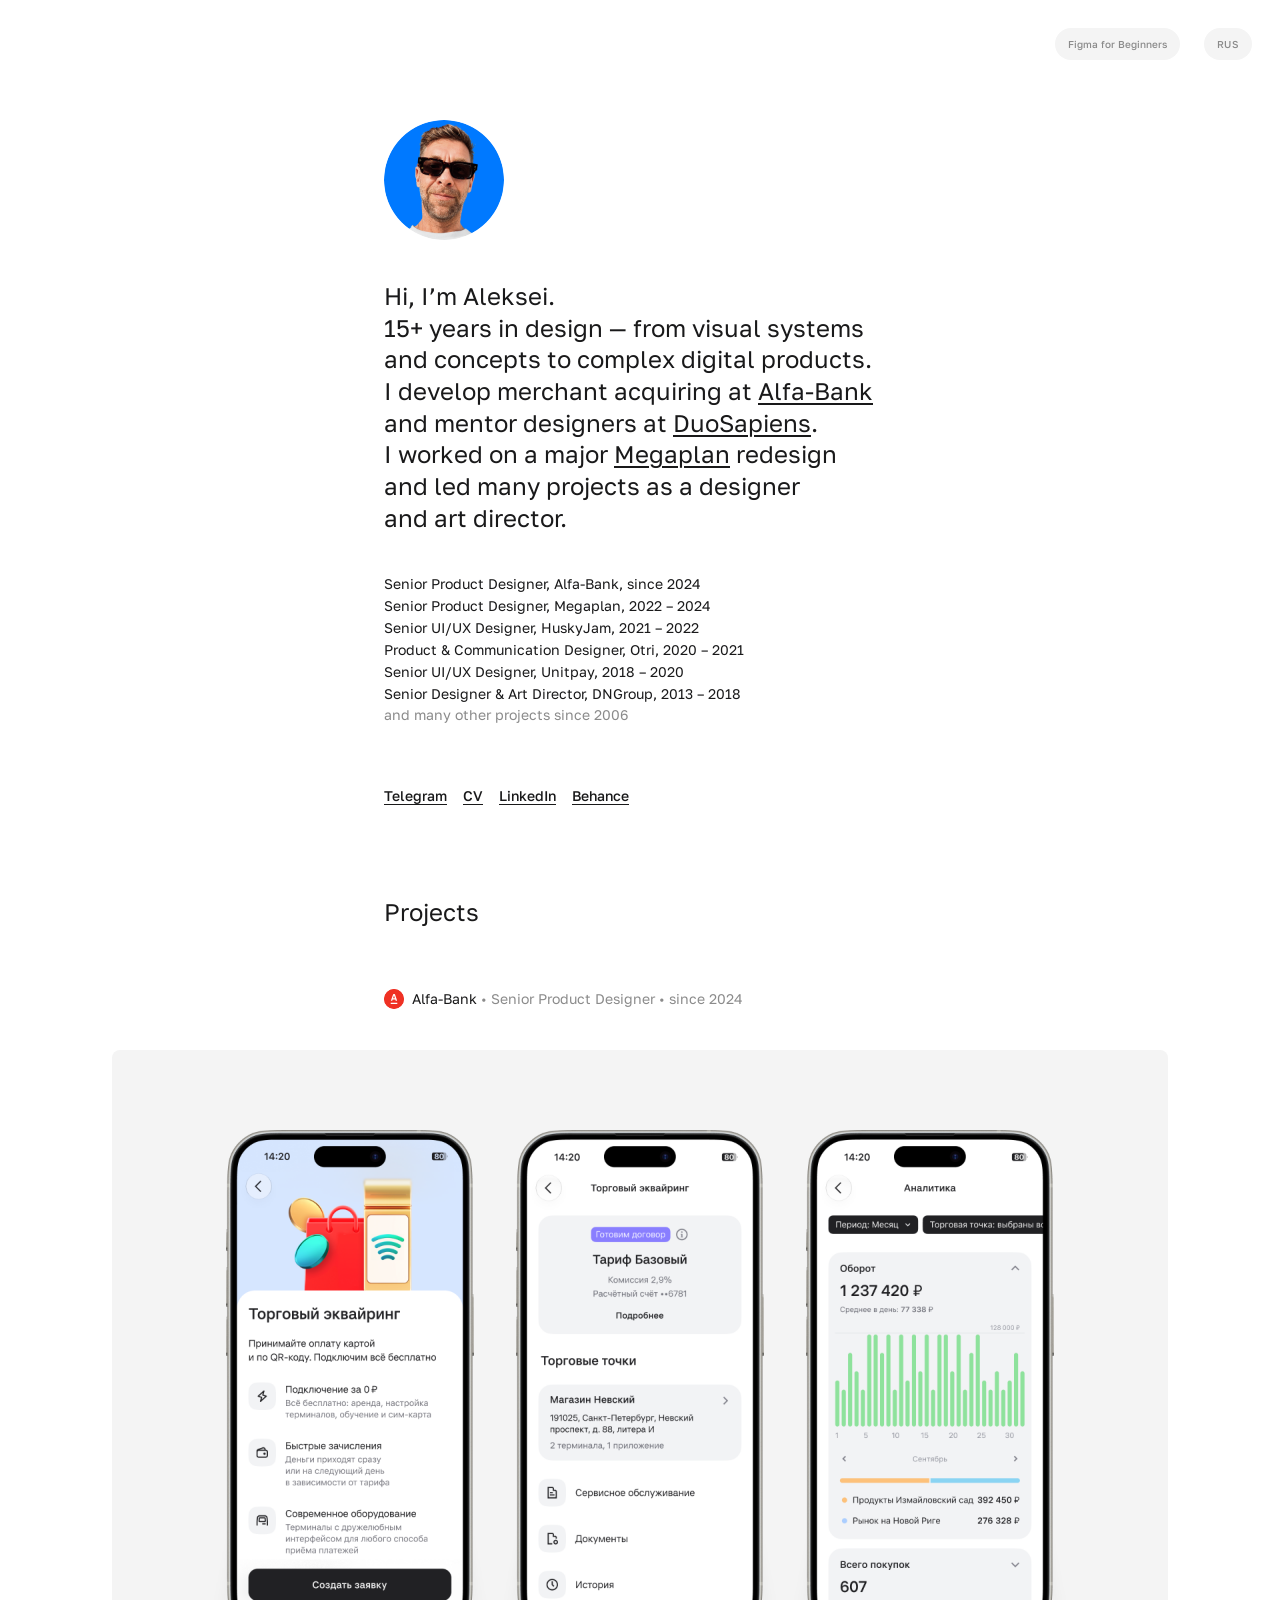
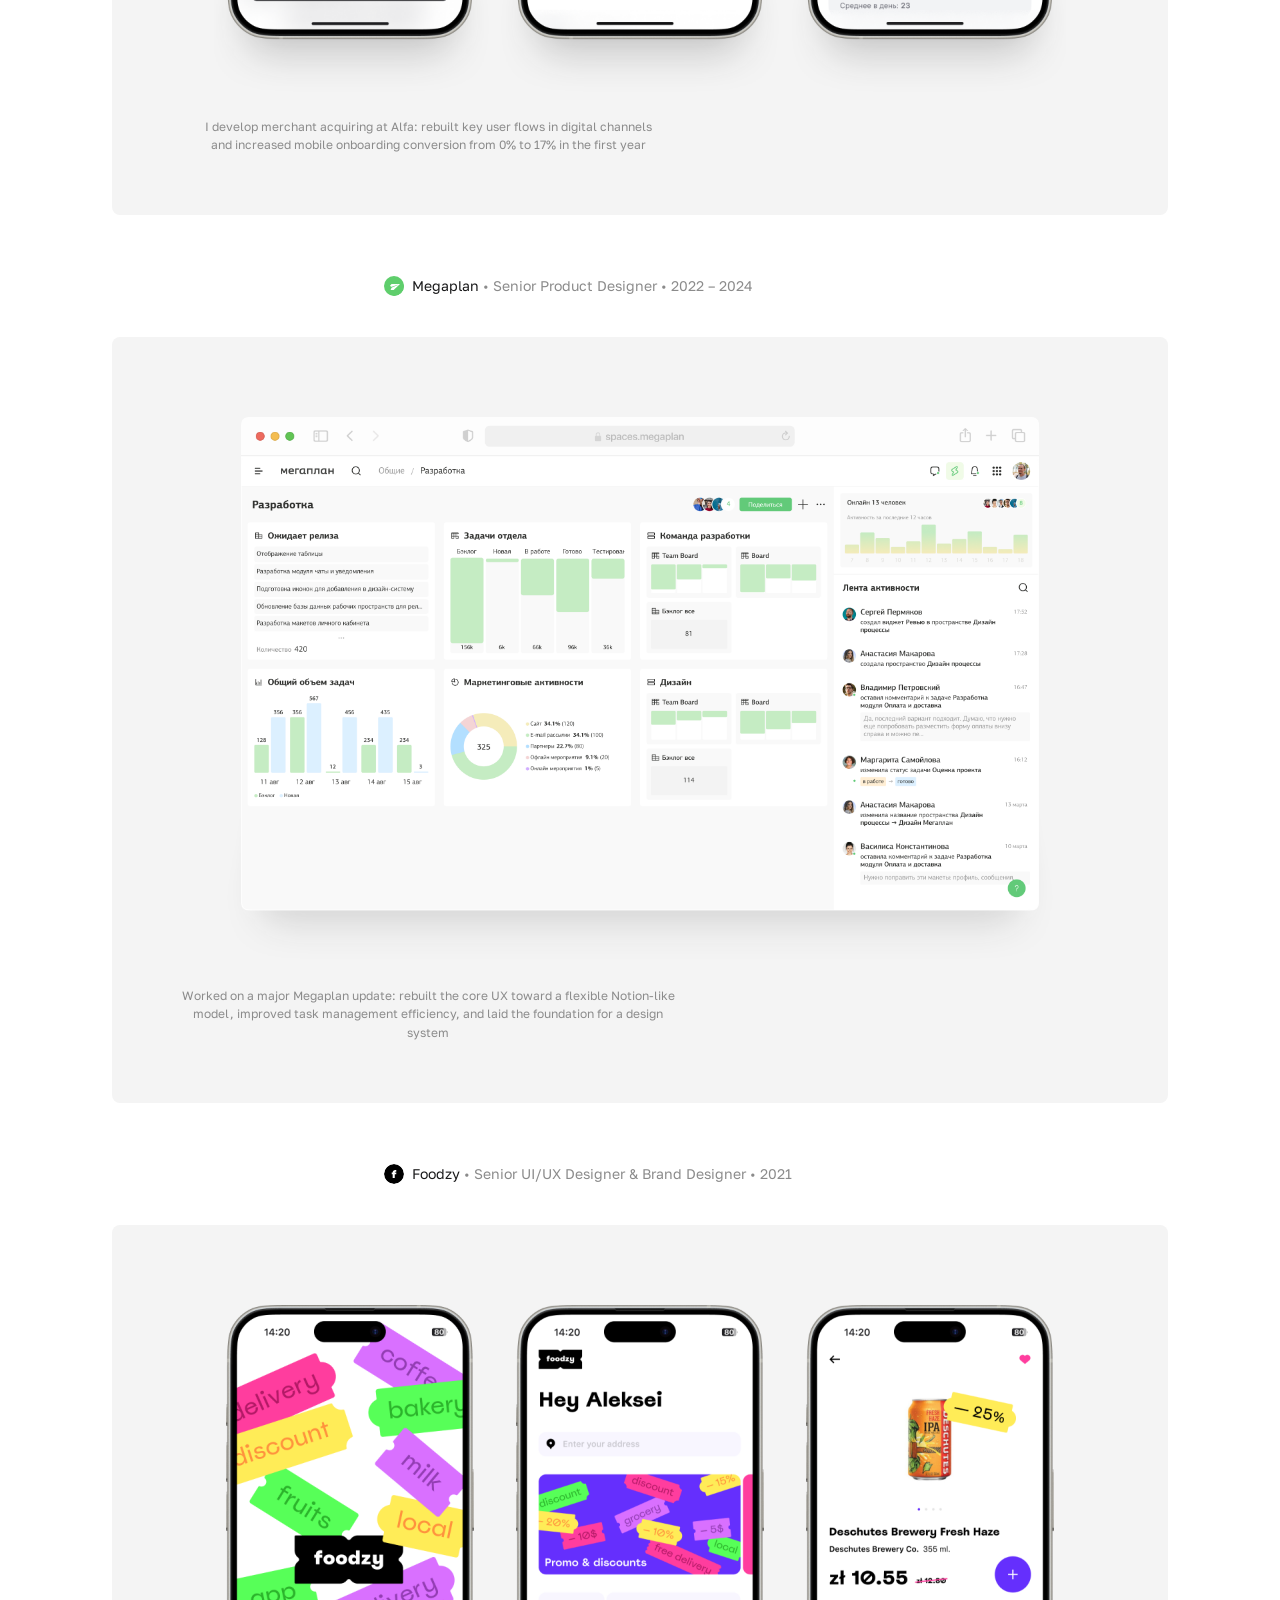
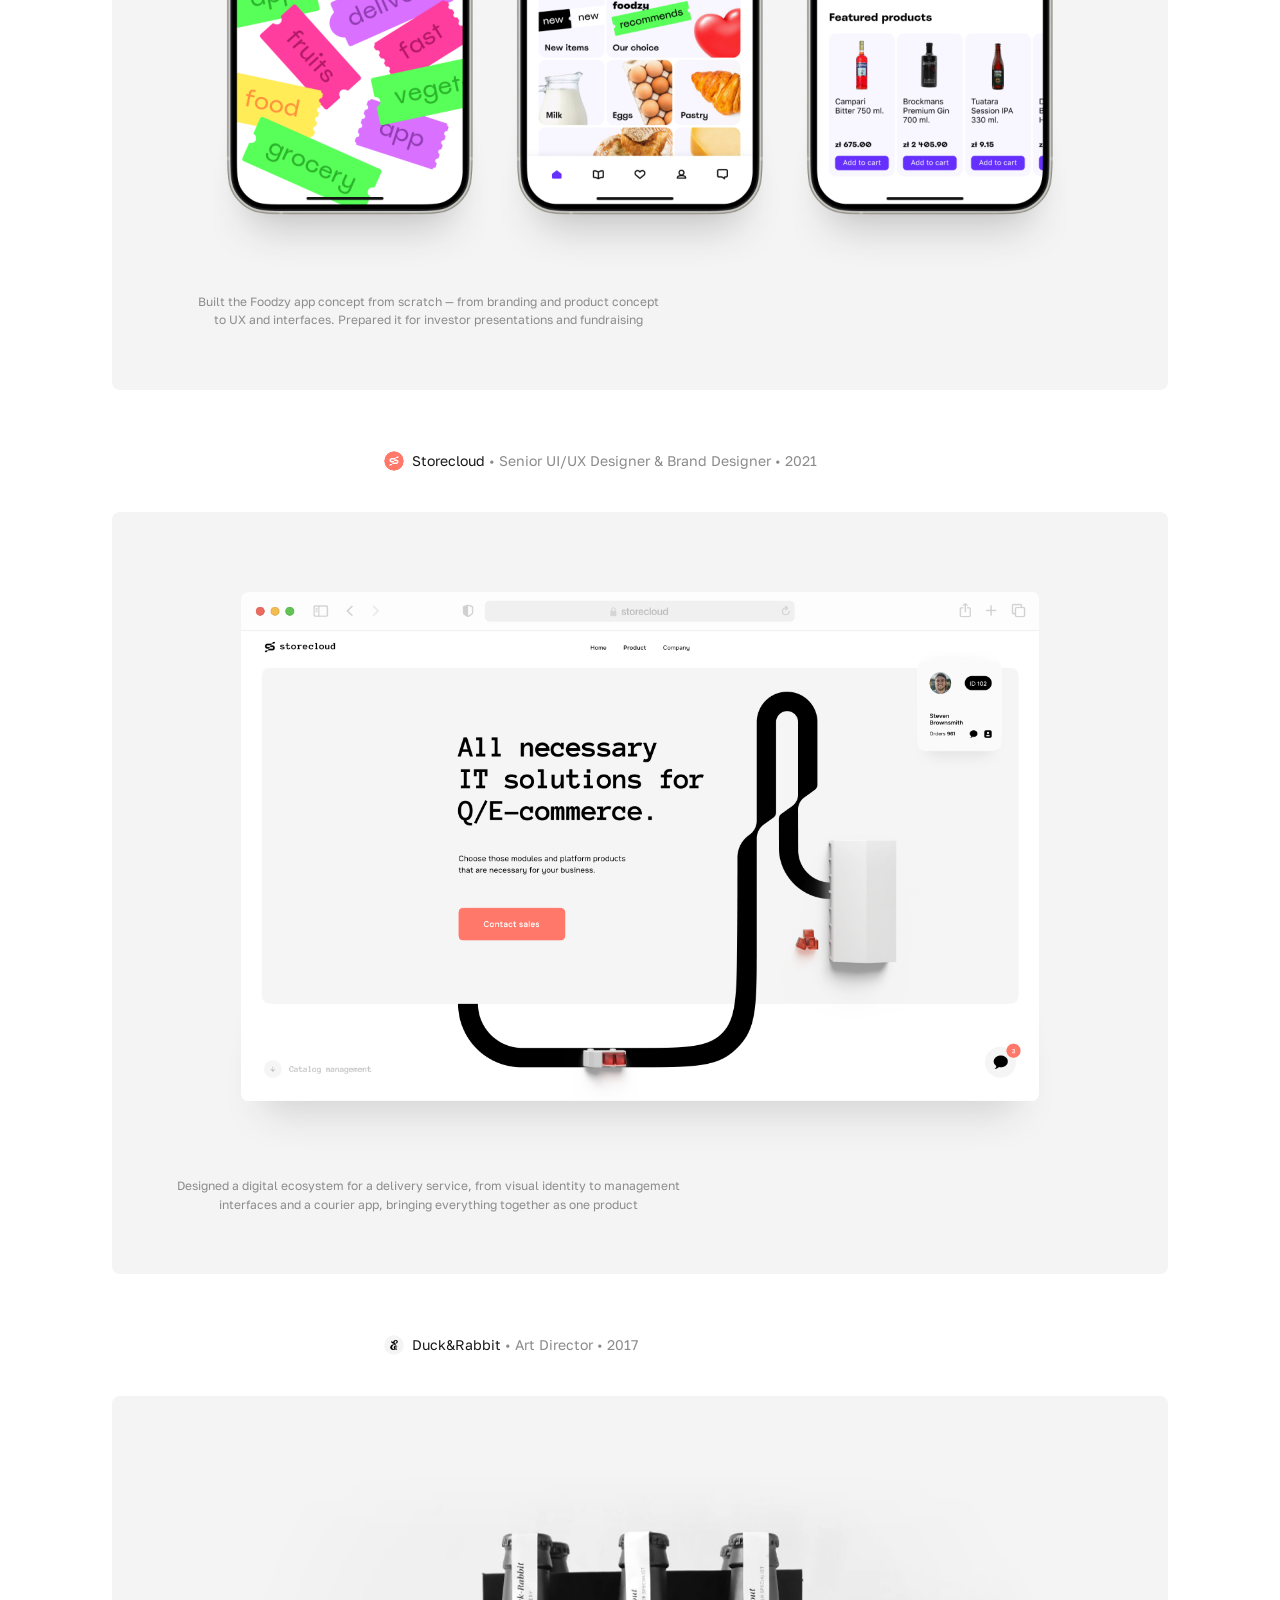
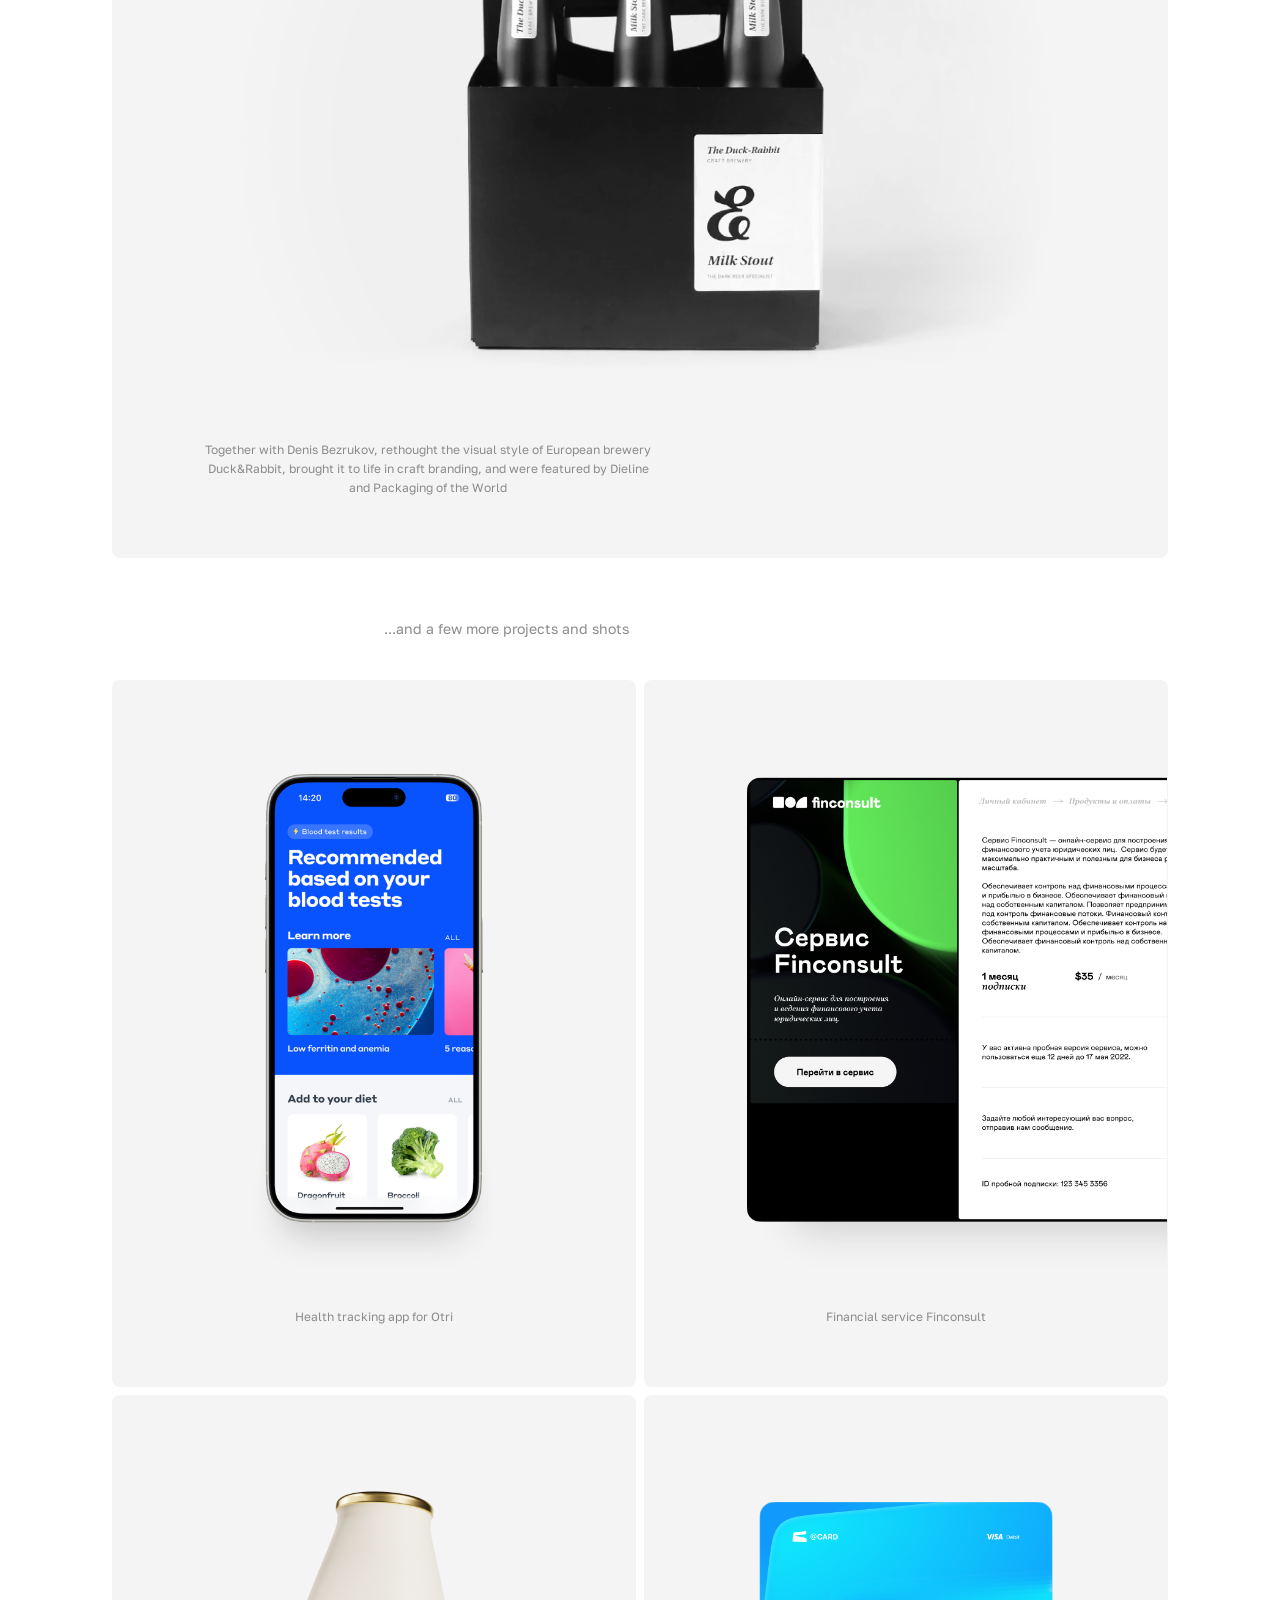
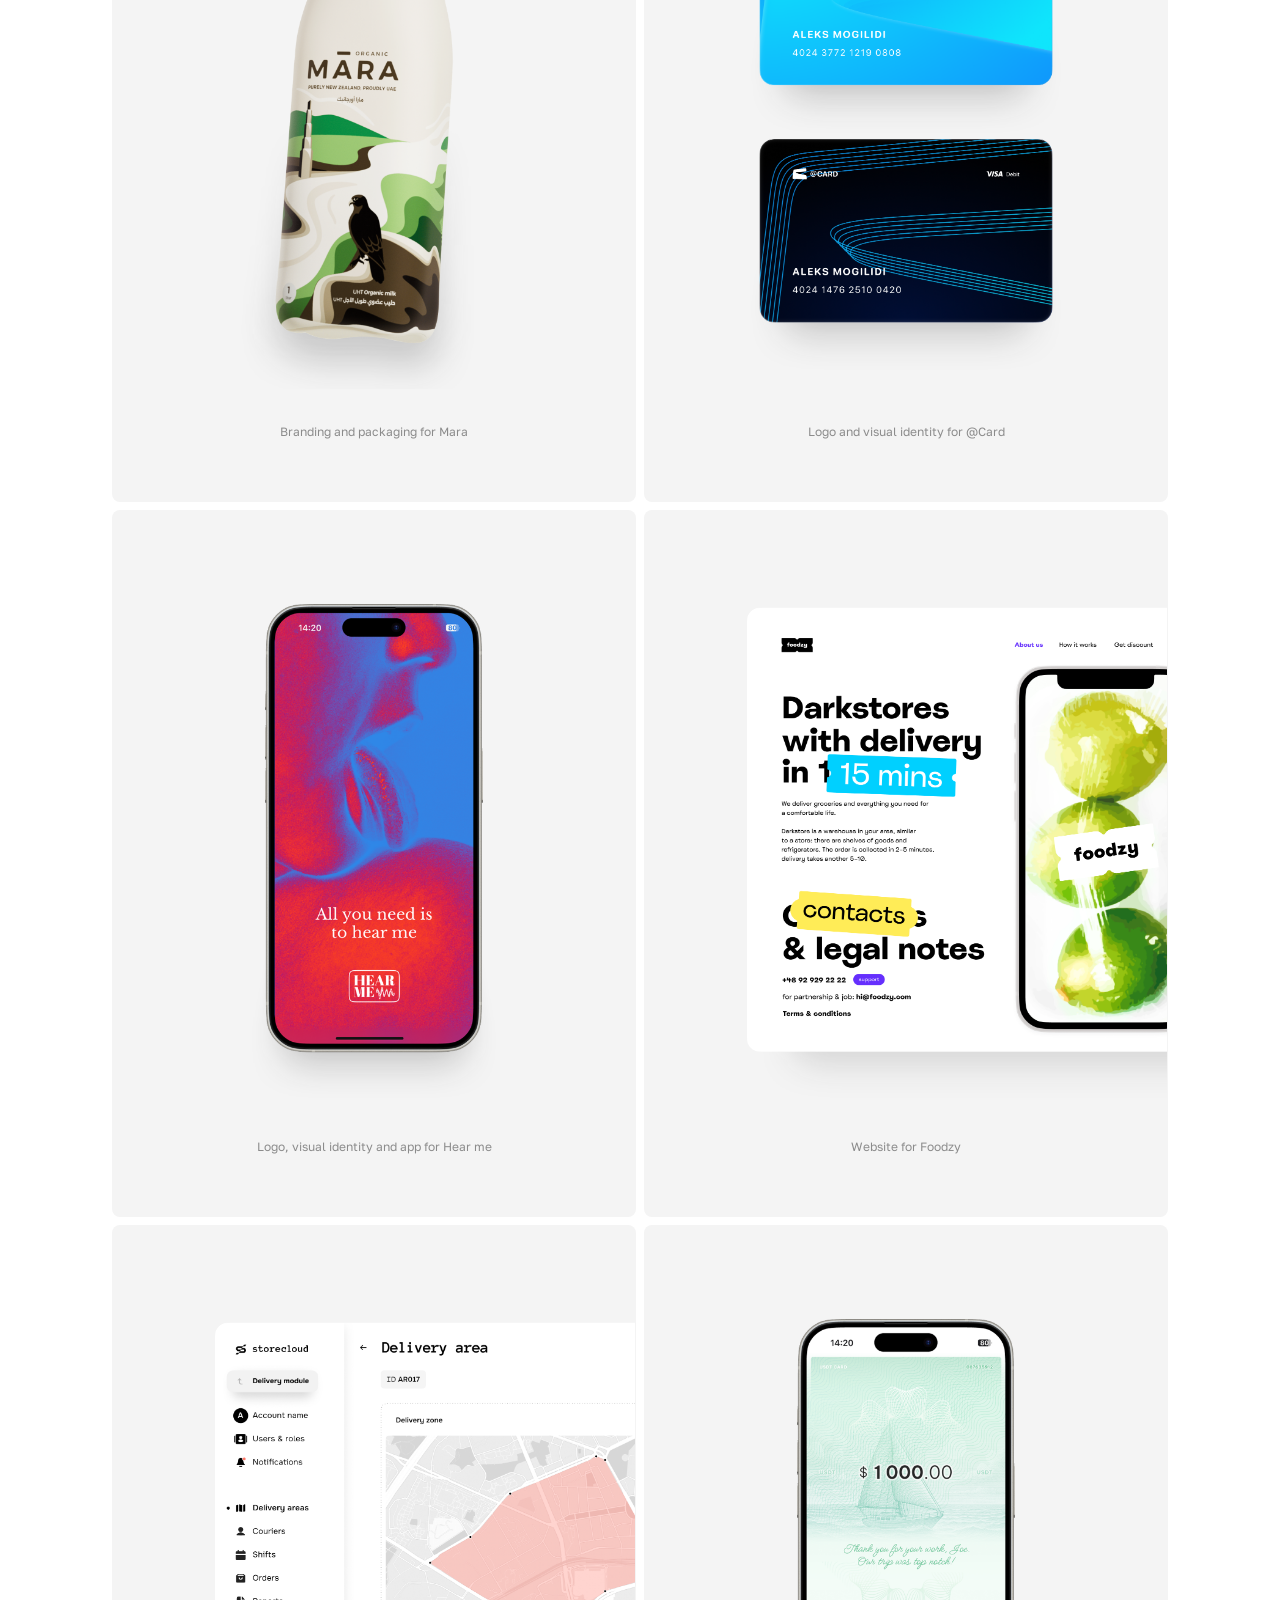
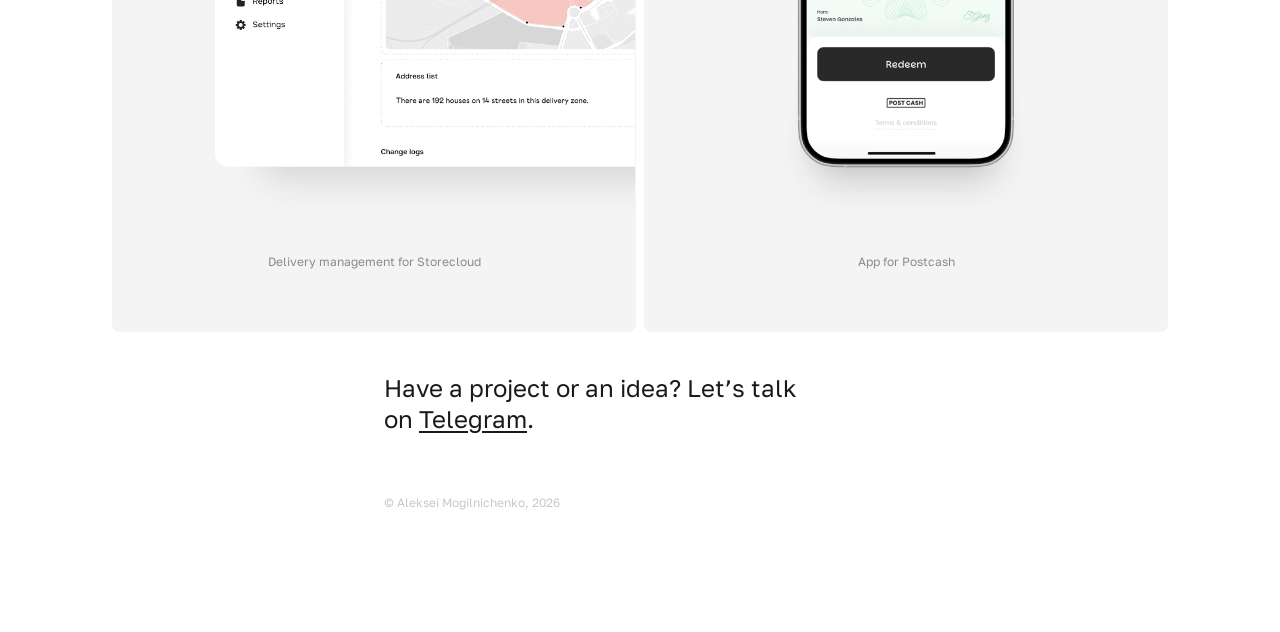
<file: index.html>
<!DOCTYPE html>
<html lang="en">
<head>
  <meta charset="UTF-8" />
  <meta name="viewport" content="width=device-width, initial-scale=1.0" />
  <title>Aleksei — Product Designer</title>
  <link rel="icon" type="image/png" href="favicon.png" />
  <link rel="preconnect" href="https://fonts.googleapis.com" />
  <link rel="preconnect" href="https://fonts.gstatic.com" crossorigin />
  <link href="https://fonts.googleapis.com/css2?family=Golos+Text:wght@400;500;600&display=swap" rel="stylesheet" />
  <style>
    /* ── Reset ────────────────────────────────────── */
    *, *::before, *::after { box-sizing: border-box; margin: 0; padding: 0; }

    /* ── Tokens ───────────────────────────────────── */
    :root {
      --color-text:    #19191a;
      --color-muted:   #8b8b8b;
      --color-tag-bg:  #e8e8e8;
      --color-card-bg: #f4f4f4;
      --color-page-bg: #ffffff;
      --color-hover:   #0079FF;
      --color-hover-bg: rgba(0, 121, 255, 0.08);

      --font-main: 'Golos Text', sans-serif;

      --motion-duration-instant: 120ms;
      --motion-duration-fast: 180ms;
      --motion-duration-normal: 260ms;
      --motion-duration-medium: 380ms;
      --motion-duration-slow: 560ms;
      --motion-duration-cinematic: 760ms;
      --motion-ease-standard: cubic-bezier(0.2, 0.8, 0.2, 1);
      --motion-ease-out: cubic-bezier(0.16, 1, 0.3, 1);
      --motion-ease-in-out: cubic-bezier(0.65, 0, 0.35, 1);

      --page-width:    1600px;
      --content-width: 1040px;
      --content-pad-top: 120px;
    }

    /* ── Base ─────────────────────────────────────── */
    html { font-size: 16px; }
    body {
      font-family: var(--font-main);
      background: var(--color-page-bg);
      color: var(--color-text);
      -webkit-font-smoothing: antialiased;
      min-height: 100vh;
    }
    /* ── Page shell ───────────────────────────────── */
    .page {
      width: 100%;
      max-width: var(--page-width);
      margin: 0 auto;
    }

    .content {
      max-width: var(--content-width);
      width: 100%;
      margin: 0 auto;
      padding-top: var(--content-pad-top);
      padding-bottom: 120px;
      padding-left: clamp(24px, 5vw, 48px);
      padding-right: clamp(24px, 5vw, 48px);
      display: flex;
      flex-direction: column;
      gap: 62px;
    }

    /* ── Hero / Text section ──────────────────────── */
    .hero {
      display: flex;
      flex-direction: column;
      gap: 40px;
      padding: 0;
    }

    .hero__description {
      display: flex;
      flex-direction: column;
      gap: 0;
      padding-left: 8px;
    }

    .hero__line1 {
      display: flex;
      align-items: center;
      gap: 12px;
      margin-bottom: -4px;
    }

    .hero__greeting {
      font-size: clamp(27px, 3vw, 33px);
      font-weight: 400;
      line-height: 1.32;
      color: var(--color-text);
      white-space: nowrap;
    }

    .hero__portrait {
      display: block;
      width: 120px;
      height: 120px;
      border-radius: 50%;
      object-fit: cover;
      flex-shrink: 0;
      margin-left: 0;
      position: relative;
      z-index: 1;
      transition: opacity 180ms ease;
    }

    .hero__portrait-control {
      position: relative;
      display: block;
      width: 120px;
      height: 120px;
      flex: 0 0 auto;
      margin-left: 8px;
      padding: 0;
      border: 0;
      border-radius: 50%;
      background: transparent;
      color: inherit;
      font: inherit;
      cursor: pointer;
      -webkit-tap-highlight-color: transparent;
    }

    .hero__portrait-smiling {
      position: absolute;
      inset: 0;
      z-index: 2;
      width: 100%;
      height: 100%;
      border-radius: 50%;
      object-fit: cover;
      opacity: 0;
      pointer-events: none;
      transition: opacity 180ms ease;
    }

    .hero__portrait-bubble {
      position: absolute;
      z-index: 3;
      top: calc(50% - 46px);
      left: calc(100% + 8px);
      width: fit-content;
      min-width: min(240px, calc(100vw - 120px));
      max-width: min(320px, calc(100vw - 120px));
      box-sizing: border-box;
      padding: 8px 12px;
      border: 0;
      border-radius: 8px 8px 8px 2px;
      color: var(--color-muted);
      background: var(--color-card-bg);
      box-shadow: none;
      font: 400 12px/1.35 var(--font-main);
      text-align: left;
      transform: translateY(calc(-50% + 8px));
      opacity: 0;
      visibility: hidden;
      pointer-events: none;
      transition: opacity 160ms ease, transform 160ms ease, visibility 160ms ease;
    }

    .hero__portrait-control.is-active .hero__portrait-smiling {
      opacity: 1;
    }

    .hero__portrait-control.is-active .hero__portrait-bubble {
      transform: translateY(-50%);
      opacity: 1;
      visibility: visible;
      pointer-events: auto;
    }

    .hero__portrait-control:focus-visible {
      outline: 2px solid var(--color-hover);
      outline-offset: 4px;
    }

    .hero__portrait-control:focus-visible .hero__portrait-smiling {
      opacity: 1;
    }

    .hero__portrait-control:focus-visible .hero__portrait-bubble {
      transform: translateY(-50%);
      opacity: 1;
      visibility: visible;
      pointer-events: auto;
    }

    .hero__bio a {
      color: inherit;
      text-decoration: underline;
      text-underline-offset: 3px;
      transition: color var(--motion-duration-normal) var(--motion-ease-standard), transform var(--motion-duration-instant) var(--motion-ease-standard);
    }

    .hero__bio a:hover {
      color: var(--color-hover);
      text-decoration: none;
    }

    .hero__bio {
      font-size: clamp(27px, 3vw, 33px);
      font-weight: 400;
      line-height: 1.32;
      color: var(--color-text);
      max-width: 944px;
    }

    /* ── Experience list ──────────────────────────── */
    .hero__experience {
      width: 100%;
      padding-left: 8px;
    }

    .hero__exp-list {
      font-size: 16px;
      font-weight: 400;
      line-height: 1.56;
      color: var(--color-text);
    }

    .hero__exp-list .muted {
      color: var(--color-muted);
    }

    .hero__actions {
      display: flex;
      align-items: center;
      gap: 16px;
      flex-wrap: wrap;
    }

    .hero__action {
      display: flex;
      padding: 20px 24px;
      justify-content: center;
      align-items: center;
      gap: 10px;
      border: 0;
      border-radius: 9999px;
      position: relative;
      overflow: hidden;
      isolation: isolate;
      z-index: 0;
      background: transparent;
      color: var(--color-text);
      text-decoration: none;
      font: 500 16px/1.25 var(--font-main);
      cursor: pointer;
      transition: color var(--motion-duration-normal) var(--motion-ease-standard), transform var(--motion-duration-instant) var(--motion-ease-standard);
    }

    .hero__action::before {
      content: "";
      position: absolute;
      inset: 0;
      border-radius: inherit;
      background: var(--color-card-bg);
      transition: background-color var(--motion-duration-normal) var(--motion-ease-standard);
    }

    .hero__action:hover,
    .hero__action:focus-visible {
      color: var(--color-hover);
      transform: translateY(-1px);
    }

    .hero__action > span {
      position: relative;
      z-index: 1;
    }

    .hero__action-muted {
      opacity: 0.32;
    }

    .hero__action:hover::before,
    .hero__action:focus-visible::before {
      background: var(--color-hover-bg);
    }

    /* ── Projects section ─────────────────────────── */
    .projects {
      display: flex;
      flex-direction: column;
      gap: 16px;
    }

    .projects__cta {
      margin: 32px 0 0;
      padding-left: 8px;
      max-width: 944px;
      font-size: clamp(27px, 3vw, 33px);
      font-weight: 400;
      line-height: 1.32;
      color: var(--color-text);
    }

    .projects__cta a {
      color: inherit;
      text-decoration: underline;
      text-underline-offset: 3px;
      transition: color var(--motion-duration-normal) var(--motion-ease-standard);
    }

    .projects__cta a:hover {
      color: var(--color-hover);
      text-decoration: none;
    }

    .projects__copyright {
      color: rgb(from var(--color-muted) r g b / 0.48);
      font-size: 12px;
      font-weight: 400;
      line-height: 1.4;
      text-align: left;
      margin: 24px 0 0;
      padding-left: 8px;
    }

    .projects__more {
      color: var(--color-muted);
      font-size: 14px;
      font-weight: 400;
      line-height: 1.56;
      margin: 32px 0 0;
      padding-left: 8px;
    }

    .language-toggle {
      display: flex;
      padding: 9px 13px;
      justify-content: center;
      align-items: center;
      gap: 10px;
      border: 0;
      border-radius: 9999px;
      background: var(--color-card-bg);
      color: var(--color-muted);
      font-family: var(--font-main);
      font-size: 10px;
      font-weight: 500;
      line-height: 1.4;
      letter-spacing: 0.04em;
      text-transform: uppercase;
      cursor: pointer;
      transition: background-color var(--motion-duration-normal) var(--motion-ease-standard), color var(--motion-duration-normal) var(--motion-ease-standard), transform var(--motion-duration-instant) var(--motion-ease-standard);
    }

    .header-actions {
      position: fixed;
      top: 28px;
      right: 28px;
      z-index: 10;
      display: flex;
      align-items: center;
      gap: 24px;
    }

    .course-link {
      position: relative;
      isolation: isolate;
      overflow: hidden;
      display: flex;
      align-items: center;
      justify-content: center;
      padding: 9px 13px;
      border-radius: 9999px;
      background: #f4f4f4;
      color: #8b8b8b;
      font-family: var(--font-main);
      font-size: 10px;
      font-weight: 500;
      line-height: 1.4;
      text-decoration: none;
      white-space: nowrap;
      border: 0;
      cursor: default;
      transition: color 360ms cubic-bezier(0.2, 0.8, 0.2, 1);
    }

    .course-link::before {
      position: absolute;
      z-index: -1;
      inset: -10px;
      border-radius: 46% 54% 45% 55% / 54% 45% 55% 46%;
      background: linear-gradient(96deg, #F24E1E -21.25%, #FF7262 11.34%, #A259FF 46.75%, #1ABCFE 83.59%, #0ACF83 120.42%);
      filter: blur(11px);
      content: "";
      opacity: 0.92;
      transform: scaleX(0);
      transform-origin: right center;
      transition: transform 560ms cubic-bezier(0.2, 0.8, 0.2, 1), opacity 360ms ease;
    }

    .course-link:hover,
    .course-link:focus-visible {
      color: #fff;
    }

    .course-link:hover::before,
    .course-link:focus-visible::before {
      transform: scaleX(1);
      transform-origin: left center;
    }

    .hero__action:focus-visible,
    .language-toggle:focus-visible {
      outline: 2px solid var(--color-hover);
      outline-offset: 4px;
    }

    .language-toggle:hover,
    .language-toggle:focus-visible {
      background: var(--color-hover-bg);
      color: var(--color-hover);
      transform: none;
    }

    .language-toggle:active,
    .hero__action:active,
    .case-study__back--fixed:active { transform: scale(0.98); }

    .shots-grid {
      display: grid;
      grid-template-columns: repeat(2, minmax(0, 1fr));
      gap: 8px;
      width: 100%;
      margin-top: 32px;
    }

    .shot-card {
      height: 572px;
      border-radius: 24px;
      overflow: hidden;
      display: flex;
      flex-direction: column;
      align-items: center;
      justify-content: center;
      padding: 40px 24px 24px;
      background: var(--color-card-bg);
      color: var(--color-muted);
      position: relative;
      transform: scale(1);
      transform-origin: center center;
      transition: transform var(--motion-duration-medium) var(--motion-ease-out);
    }

    .shot-card:hover {
      transform: scale(1.006);
    }

    .shot-card:not(:hover) {
      transition: transform var(--motion-duration-fast) var(--motion-ease-out);
    }

    .shot-card__media {
      flex: 0 0 auto;
      min-height: 0;
      display: flex;
      align-items: center;
      justify-content: center;
      transform: translateY(4px);
      transition: transform var(--motion-duration-medium) var(--motion-ease-out);
    }

    .shot-card:hover .shot-card__media {
      transform: translateY(0);
    }

    .shot-card:not(:hover) .shot-card__media {
      transition: transform var(--motion-duration-fast) var(--motion-ease-out);
    }

    .shot-card__image {
      display: block;
      width: 100%;
      height: 500px;
      max-width: 100%;
      max-height: none;
      object-fit: contain;
      opacity: 0;
      transition: opacity var(--motion-duration-normal) var(--motion-ease-out);
    }

    .shot-card--finconsult .shot-card__media,
    .shot-card--storecloud-delivery .shot-card__media,
    .shot-card--foodzy-site .shot-card__media {
      width: calc(100% + 23px);
      margin-right: -23px;
      align-self: flex-end;
      justify-content: flex-end;
    }

    .shot-card--finconsult .shot-card__image,
    .shot-card--storecloud-delivery .shot-card__image,
    .shot-card--foodzy-site .shot-card__image {
      object-position: right center;
    }

    .shot-card__title {
      position: absolute;
      left: 24px;
      right: 24px;
      bottom: 36px;
      margin: 0;
      font-size: 13px;
      font-weight: 400;
      line-height: 1.56;
      text-align: center;
      color: var(--color-muted);
      opacity: 0;
      transform: translateY(6px);
      transition:
        transform var(--motion-duration-medium) var(--motion-ease-out) 50ms,
        opacity var(--motion-duration-medium) var(--motion-ease-out) 50ms;
    }

    .shot-card:hover .shot-card__title {
      opacity: 1;
      transform: translateY(0);
    }

    .shot-card:not(:hover) .shot-card__title {
      transition:
        transform var(--motion-duration-medium) var(--motion-ease-in-out),
        opacity var(--motion-duration-medium) var(--motion-ease-in-out);
    }

    /* ── Card ─────────────────────────────────────── */
    .card {
      background: var(--color-card-bg);
      border-radius: 24px;
      overflow: visible;
      padding: clamp(24px, 4.6vw, 48px);
      display: flex;
      flex-direction: column;
      gap: 0;
      position: relative;
      color: inherit;
      text-decoration: none;
      transition: transform var(--motion-duration-medium) var(--motion-ease-out);
    }

    a.card {
      cursor: pointer;
    }

    .card:hover,
    .card:focus-visible {
      transform: scale(1.006);
      z-index: 1;
    }

    .card:not(:hover):not(:focus-visible) {
      transition: transform var(--motion-duration-fast) var(--motion-ease-out);
    }

    /* Card header row: logo + year */
    .card__header {
      display: flex;
      align-items: center;
      justify-content: space-between;
      margin-bottom: 40px;
    }

    /* Logo circle */
    .card__logo {
      width: 40px;
      height: 40px;
      border-radius: 24px;
      display: flex;
      align-items: center;
      justify-content: center;
      flex-shrink: 0;
      overflow: hidden;
    }

    .card__logo img {
      display: block;
    }

    .card__logo--alfa {
      background-color: #ef3124;
    }

    .card__logo--alfa img {
      width: 18px;
      height: 24px;
    }

    .card__logo--megaplan {
      background-color: #5fce6c;
      padding-left: 2px;
      padding-top: 2px;
    }

    .card__logo--megaplan img {
      width: 22px;
      height: auto;
    }

    .card__logo--plain img {
      width: 40px;
      height: 40px;
      border-radius: 12px;
    }

    /* Year tag pill */
    .card__tag {
      background: var(--color-tag-bg);
      border-radius: 32px;
      padding: 9px 13px;
      font-size: 10px;
      font-weight: 500;
      line-height: 1.4;
      letter-spacing: 0.04em;
      text-transform: uppercase;
      color: var(--color-muted);
      flex-shrink: 0;
    }

    /* Card image area */
    .card__image-wrap {
      width: 100%;
      max-width: 852px;
      margin: 0 auto;
      display: flex;
      align-items: center;
      justify-content: center;
      background: transparent;
      border-radius: 16px;
      overflow: hidden;
      transform: translateY(0);
      transition: transform var(--motion-duration-medium) var(--motion-ease-out);
    }

    .card__image-wrap img {
      display: block;
      width: 100%;
      height: auto;
      vertical-align: bottom;
      border-radius: 16px;
      opacity: 0;
      transition: opacity var(--motion-duration-normal) var(--motion-ease-out);
    }

    .card__image-wrap img.is-loaded,
    .shot-card__image.is-loaded { opacity: 1; }

    .card:hover .card__image-wrap,
    .card:focus-visible .card__image-wrap {
      transform: translateY(-3px);
    }

    .card:not(:hover):not(:focus-visible) .card__image-wrap {
      transition: transform var(--motion-duration-fast) var(--motion-ease-out);
    }



    .card__desc {
      display: block;
      justify-items: center;
      margin-top: 0;
      opacity: 1;
      visibility: visible;
      transform: none;
      transition: none;
    }


    .card__desc p {
      width: min(50%, 588px);
      min-height: 0;
      overflow: visible;
      font-size: 13px;
      font-weight: 400;
      line-height: 1.56;
      color: var(--color-muted);
      text-align: center;
    }

    @media (max-width: 900px) {
      :root {
        --content-pad-top: 72px;
        --motion-duration-medium: 320ms;
        --motion-duration-slow: 420ms;
      }

      .content {
        gap: 48px;
        padding-bottom: 80px;
      }

      .hero {
        gap: 32px;
      }

      .hero__line1 {
        margin-bottom: 0;
      }

      .hero__portrait {
        width: 104px;
        height: 104px;
      }

      .hero__portrait-control {
        width: 104px;
        height: 104px;
      }

      .projects {
        gap: 14px;
      }

      .card__header {
        margin-bottom: 32px;
      }

    }

    @media (max-width: 640px) {
      :root {
        --content-pad-top: 44px;
      }

      .content {
        gap: 40px;
        padding-left: 16px;
        padding-right: 16px;
        padding-bottom: 56px;
      }

      .hero {
        gap: 28px;
      }

      .hero__line1 {
        gap: 10px;
        margin-bottom: 4px;
      }

      .hero__greeting,
      .hero__bio {
        font-size: 25px;
        line-height: 1.34;
      }

      .hero__portrait {
        width: 104px;
        height: 104px;
      }

      .hero__portrait-control {
        width: 104px;
        height: 104px;
        margin-left: 0;
      }

      .hero__exp-list {
        font-size: 15px;
        line-height: 1.5;
      }

      .card {
        border-radius: 18px;
        overflow: hidden;
        padding: 18px;
        cursor: default;
      }


      .card:hover,
      .card:focus-visible {
        transform: none;
      }

      .card:hover .card__image-wrap,
      .card:focus-visible .card__image-wrap,
      .card:not(:hover) .card__image-wrap {
        transform: none;
      }

      .card__header {
        margin-bottom: 20px;
      }

      .card__logo {
        width: 36px;
        height: 36px;
      }

      .card__tag {
        padding: 8px 11px;
      }

      .card__image-wrap {
        max-width: none;
        min-height: clamp(228px, 66vw, 360px);
        overflow: visible;
      }

      .card__image-wrap,
      .card__image-wrap img {
        border-radius: 12px;
      }

      .card__image-wrap img {
        width: min(108%, 520px);
        max-width: none;
      }

      .projects__more {
        font-size: 13px;
        line-height: 1.48;
        margin-top: 32px;
      }

      .language-toggle {
        top: 28px;
        right: 28px;
        font-size: 10px;
        line-height: 1.4;
      }

      .shots-grid {
        grid-template-columns: repeat(2, minmax(0, 1fr));
        gap: 8px;
        margin-top: 32px;
      }

      .shot-card {
        height: clamp(260px, 78vw, 360px);
        border-radius: 18px;
        padding: 28px 12px 52px;
        transform: none;
      }

      .shot-card:hover {
        transform: none;
      }

      .shot-card__media,
      .shot-card:hover .shot-card__media,
      .shot-card:not(:hover) .shot-card__media {
        transform: none;
        transition: none;
      }

      .shot-card__image {
        height: clamp(176px, 55vw, 268px);
      }

      .shot-card--finconsult .shot-card__media,
      .shot-card--storecloud-delivery .shot-card__media,
      .shot-card--foodzy-site .shot-card__media {
        width: calc(100% + 11px);
        margin-right: -11px;
      }

      .shot-card__title,
      .shot-card:hover .shot-card__title,
      .shot-card:not(:hover) .shot-card__title {
        left: 12px;
        right: 12px;
        bottom: 18px;
        font-size: 13px;
        line-height: 1.48;
        opacity: 1;
        transform: none;
        transition: none;
      }

      .card__desc,
      .card:hover .card__desc,
      .card:focus-visible .card__desc {
        display: block;
        margin-top: 9px;
        opacity: 1;
        visibility: visible;
        transform: none;
        transition: none;
      }

      .card__desc p {
        width: 100%;
        min-height: 0;
        overflow: visible;
        font-size: 13px;
        line-height: 1.48;
        text-align: center;
      }
    }

    @media (max-width: 390px) {
      .content {
        padding-left: 12px;
        padding-right: 12px;
      }

      .hero__greeting,
      .hero__bio {
        font-size: 23px;
      }

      .card {
        padding: 16px;
      }

      .shots-grid {
        gap: 8px;
      }

      .shot-card {
        height: clamp(238px, 76vw, 320px);
        padding: 24px 10px 48px;
      }

      .shot-card__image {
        height: clamp(158px, 52vw, 232px);
      }
    }

    html { scroll-behavior: smooth; }
    .card[href] { cursor: pointer; }
    .card[href]:focus-visible,
    .case-study a:focus-visible { outline: 2px solid var(--color-hover); outline-offset: 5px; }
    body.case-open .content { display: none; }
    .case-study {
      display: none;
      width: 100%;
      max-width: var(--content-width);
      margin: 0 auto;
      padding: var(--content-pad-top) clamp(24px, 5vw, 48px) 120px;
      color: var(--color-text);
    }
    .case-study.is-active { display: block; animation: case-study-enter var(--motion-duration-normal) var(--motion-ease-out) both; }
    @keyframes case-study-enter {
      from { opacity: 0; transform: translateY(8px); }
      to { opacity: 1; transform: translateY(0); }
    }
    .case-study__back--fixed {
      position: fixed;
      top: 28px;
      left: 26px;
      right: auto;
      z-index: 11;
      width: 32px;
      height: 32px;
      padding: 0;
      border-radius: 50%;
      display: flex;
      align-items: center;
      justify-content: center;
      opacity: 0;
      visibility: hidden;
      pointer-events: none;
      transform: scale(0.96);
      text-decoration: none;
      line-height: 0;
      transition: opacity var(--motion-duration-fast) var(--motion-ease-out), transform var(--motion-duration-fast) var(--motion-ease-out), visibility var(--motion-duration-fast) var(--motion-ease-out), background-color var(--motion-duration-normal) var(--motion-ease-standard), color var(--motion-duration-normal) var(--motion-ease-standard);
    }
    body.case-open .case-study__back--fixed { opacity: 1; visibility: visible; pointer-events: auto; transform: scale(1); }
    .case-study__back-icon { display: block; width: 7px; height: 10px; }
    .case-study__bottom .case-study__back {
      color: var(--color-text);
      text-decoration: none;
      transition: color var(--motion-duration-normal) var(--motion-ease-standard);
    }
    .case-study__bottom .case-study__back:hover { color: var(--color-hover); }
    .case-study__hero { padding: 0 8px; }
    .case-study__title {
      max-width: 700px;
      font-size: 34px;
      line-height: 1.55;
      font-weight: 400;
      letter-spacing: 0;
    }
    .case-study__lead {
      max-width: 600px;
      margin-top: 40px;
      color: var(--color-text);
      font-size: 16px;
      line-height: 1.5;
    }
    .case-study__facts {
      display: flex;
      flex-wrap: wrap;
      gap: 20px 40px;
      margin-top: 30px;
      padding: 0;
      border: 0;
    }
    .case-study__fact-label { display: block; margin-bottom: 6px; color: var(--color-muted); font-size: 12px; }
    .case-study__fact-value { font-size: 14px; line-height: 1.5; }
    .case-study__cover {
      aspect-ratio: 1.62;
      width: 100%;
      min-height: 0;
      margin-top: 62px;
      border-radius: 40px;
    }
    .case-study__section {
      display: block;
      margin-top: 62px;
      padding: 0;
      border: 0;
    }
    .case-study__section h2 {
      margin-left: 8px;
      font-size: 34px;
      line-height: 1.55;
      font-weight: 400;
      letter-spacing: 0;
    }
    .case-study__copy {
      width: min(73%, 688px); /* 8-column span of the 1040px case grid */
      max-width: none;
      margin: 38px 0 0 8px;
      font-size: 16px;
      line-height: 1.5;
    }
    .case-study__copy p + p { margin-top: 16px; }
    .case-study__subheading {
      margin: 0 0 16px;
      font: inherit;
      font-weight: 500;
    }

    .case-study__section > .case-study__copy { margin-left: 8px; }
    .case-study__intro p:first-child, .case-study__intro p:first-child strong { font-weight: 500; }
    .case-study__result-copy { margin-top: 24px; font-weight: 500; }

    .case-study--alfa .case-study__alfa-cover {
      display: flex;
      width: 100%;
      min-height: 0;
      aspect-ratio: 1.05;
      margin: 68px 0 0;
      align-items: center;
      justify-content: center;
      padding: clamp(24px, 4.6vw, 48px);
      overflow: hidden;
      background: var(--color-card-bg);
      border-radius: 24px;
    }
    .case-study--alfa .case-study__alfa-cover-video {
      display: block;
      width: min(40%, 560px);
      max-width: 100%;
      height: auto;
    }
    .case-study__alfa-gallery-placeholder {
      width: 100%;
      aspect-ratio: 1.05;
      margin-top: 62px;
      border-radius: 24px;
      background: var(--color-card-bg);
    }
    .case-study__alfa-gallery-placeholder + .case-study__alfa-gallery-placeholder { margin-top: 8px; }
    .case-study__alfa-gallery-placeholder--application {
      display: flex;
      min-height: 0;
      aspect-ratio: auto;
      justify-content: center;
      padding: clamp(24px, 4.6vw, 48px);
    }
    .case-study__alfa-gallery-placeholder--application img {
      display: block;
      width: min(40%, 560px);
      height: auto;
      border-radius: 18px;
    }
    .case-study__alfa-gallery-placeholder--equipment {
      display: flex;
      min-height: 0;
      aspect-ratio: auto;
      justify-content: center;
      padding: clamp(24px, 4.6vw, 48px);
      overflow: hidden;
    }
    .case-study__alfa-gallery-placeholder--equipment img {
      display: block;
      width: 100%;
      height: auto;
    }
    .case-study__status { margin: 32px 0 0 8px; color: #999; font-size: 12px; line-height: 1.5; }
    .case-study__progress {
      margin: 62px 0 0;
      color: #999;
      text-align: center;
      font-size: 15px;
      line-height: 1.5;
      font-weight: 400;
    }
    .case-study__placeholder {
      display: flex;
      min-height: 220px;
      padding: 24px;
      flex-direction: column;
      align-items: center;
      justify-content: center;
      gap: 10px;
      border-radius: 24px;
      background: var(--color-card-bg);
      color: var(--color-muted);
      text-align: center;
      font-size: 14px;
      line-height: 1.5;
    }
    .case-study__placeholder small { font-size: 12px; overflow-wrap: anywhere; }
    .case-study__gallery {
      display: grid;
      grid-template-columns: repeat(2, minmax(0, 1fr));
      gap: 16px;
      margin-top: 28px;
    }
    .case-study__gallery .case-study__placeholder { min-height: 0; aspect-ratio: 1.55; }
    .case-study__result { display: inline-block; margin: 8px 0 12px; font-size: clamp(48px, 9vw, 96px); line-height: 1; letter-spacing: -0.04em; }
    .case-study__bottom { display: flex; align-items: center; justify-content: space-between; gap: 20px; padding: 64px 10px 0; }
    .case-study__bottom .case-study__back { min-height: 44px; display: inline-flex; align-items: center; font-size: 14px; }
    @media (max-width: 900px) {
      .case-study { padding-bottom: 80px; }
    }
    @media (max-width: 640px) {
      .case-study { padding: var(--content-pad-top) 16px 56px; }
      .case-study__hero { padding: 0 8px; }
      .case-study__title, .case-study__section h2 { font-size: 29px; line-height: 1.4; }
      .case-study__lead { margin-top: 28px; font-size: 15px; }
      .case-study__facts { gap: 16px 24px; margin-top: 24px; }
      .case-study__cover { aspect-ratio: 1.15; margin-top: 40px; border-radius: 22px; }
      .case-study__section { margin-top: 40px; padding: 0; }
      .case-study__copy { width: calc(100% - 8px); max-width: none; margin-top: 28px; font-size: 15px; }
      .case-study--alfa .case-study__alfa-cover {
        aspect-ratio: 1.05;
        margin-top: 44px;
        padding: 18px;
        border-radius: 18px;
      }
      .case-study--alfa .case-study__alfa-cover-video { width: auto; height: 100%; max-width: 100%; max-height: 100%; object-fit: contain; }
      .case-study__alfa-gallery-placeholder { margin-top: 44px; border-radius: 18px; }
      .case-study__alfa-gallery-placeholder--application { padding: 18px; }
      .case-study__alfa-gallery-placeholder--application img { width: min(40%, 360px); border-radius: 14px; }
      .case-study__alfa-gallery-placeholder--equipment { padding: 18px; }
      .case-study__progress { margin-top: 40px; font-size: 14px; }
      .case-study__gallery { grid-template-columns: 1fr; gap: 12px; }
      .case-study__gallery .case-study__placeholder { aspect-ratio: 1.25; }
      .case-study__placeholder { min-height: 200px; border-radius: 18px; }
      .case-study__bottom { padding: 48px 4px 0; }
    }

    /* Figma home page refresh: measured content widths and always-visible captions */
    :root { --home-content-width: 1152px; }
    .content { max-width: var(--home-content-width); gap: 0; }
    .hero { gap: 0; }
    .hero__description {
      width: 100%; max-width: none;
      padding: 40px max(0px, calc((100% - 512px) / 2)) 0;
    }
    .hero__line1 { margin: 0; }
    .hero__greeting, .hero__bio { font-size: 24px; line-height: 1.32; }
    .hero__bio { max-width: 512px; }
    .hero__portrait-control { margin-left: max(0px, calc((100% - 512px) / 2)); }
    .hero__experience { padding: 40px max(0px, calc((100% - 512px) / 2)) 0; }
    .hero__exp-list { font-size: 14px; line-height: 1.56; }
    .hero__actions {
      width: 100%; padding: 60px max(0px, calc((100% - 512px) / 2)) 50px;
      justify-content: flex-start; gap: 16px;
    }
    .hero__action {
      padding: 0; border-radius: 0; overflow: visible; isolation: auto;
      font-size: 14px; line-height: 1.4; text-decoration: underline; text-underline-offset: 3px;
    }
    .hero__action::before { display: none; }
    .hero__action > span { z-index: auto; }
    .hero__action:hover, .hero__action:focus-visible { transform: none; }
    .projects { gap: 0; }
    .projects__title {
      width: 100%; min-height: 72px; padding: 40px max(0px, calc((100% - 512px) / 2)) 0;
      font-size: 24px; font-weight: 400; line-height: 1.32;
    }
    .project-meta { min-height: 122px; padding: 60px 0 40px; }
    .project-meta__inner {
      width: min(512px, 100%); margin: 0 auto; display: flex; align-items: center;
      flex-wrap: wrap; gap: 4px 8px; font-size: 14px; line-height: 1.56;
    }
    .project-meta__logo { width: 20px; height: 20px; border-radius: 50%; }
    .project-meta__logo svg, .project-meta__logo img { width: 20px; height: 20px; }
    .project-meta__name { color: var(--color-text); }
    .project-meta__role, .project-meta__period, .project-meta__separator { color: var(--color-muted); }
    .project-meta__separator { margin-left: -4px; }
    .card {
      border-radius: 8px; padding: 80px 60px 60px; gap: 20px;
      transition: transform var(--motion-duration-medium) var(--motion-ease-out), opacity var(--motion-duration-normal) var(--motion-ease-out);
    }
    .card__header { display: none; }
    .card__image-wrap { border-radius: 0; }
    .card__image-wrap img { border-radius: 0; }
    .card__desc {
      display: block; margin: 0; opacity: 1; visibility: visible; transform: none;
      transition: none; overflow: visible;
    }
    .card:hover .card__desc, .card:focus-visible .card__desc {
      display: block; grid-template-rows: 1fr; margin-top: 0; opacity: 1; visibility: visible;
      transform: none; transition: none;
    }
    .card__desc p {
      width: min(512px, 100%); font-size: 12px; line-height: 1.56; text-align: center;
    }
    .shots-grid { gap: 8px; margin-top: 0; }
    .shot-card {
      height: 707px; border: 1px solid var(--color-card-bg); border-radius: 8px;
      padding: 60px; justify-content: flex-start; gap: 0; background: #fff;
    }
    .shot-card__media { width: min(400px, 100%); height: 568px; transform: none; }
    .shot-card__image { height: 500px; }
    .shot-card__title {
      position: static; width: min(400px, 100%); margin: 0; opacity: 1; transform: none;
      font-size: 12px; line-height: 1.56; text-align: center; transition: none;
    }
    .shot-card:hover .shot-card__title, .shot-card:not(:hover) .shot-card__title { opacity: 1; transform: none; }
    .projects__more {
      width: min(512px, 100%); min-height: 122px; margin: 0 auto;
      padding: 60px 0 40px; font-size: 14px; line-height: 1.56;
    }
    .projects__cta {
      width: min(512px, 100%); margin: 40px auto 0; padding: 0;
      font-size: 24px; line-height: 1.32;
    }
    .projects__copyright { width: min(512px, 100%); margin: 60px auto 0; padding: 0; }
    .card-hover-label {
      position: fixed; z-index: 100; top: 0; left: 0; pointer-events: none;
      padding: 8px 12px; border-radius: 999px; color: white; background: #19191a;
      font: 500 12px/1.2 var(--font-main); opacity: 0; visibility: hidden;
      transition: opacity 120ms ease, visibility 120ms ease; will-change: transform;
    }
    .card-hover-label.is-visible { opacity: 1; visibility: visible; }
    @media (max-width: 900px) {
      .card { padding: 56px 32px 44px; }
      .shot-card { padding: 40px 24px; }
      .shot-card__media { width: 100%; }
    }
    @media (max-width: 640px) {
      .content { gap: 0; }
      .hero { gap: 0; }
      .hero__description, .hero__experience { padding-left: 0; padding-right: 0; }
      .hero__description { padding-top: 32px; }
      .hero__portrait-control { margin-left: 0; }
      .hero__actions { padding: 40px 0 40px; gap: 14px; }
      .hero__greeting, .hero__bio { font-size: 23px; line-height: 1.34; }
      .projects__title { min-height: auto; padding: 28px 0 20px; }
      .project-meta { min-height: 0; padding: 28px 8px 20px; }
      .project-meta__inner { gap: 4px 6px; font-size: 12px; }
      .project-meta__logo, .project-meta__logo svg, .project-meta__logo img { width: 18px; height: 18px; }
      .card { border-radius: 8px; padding: 20px 16px 24px; gap: 12px; }
      .card__image-wrap { min-height: 0; }
      .card__image-wrap img { width: 100%; max-width: 100%; }
      .card__desc { margin: 0; }
      .card__desc p { width: 100%; font-size: 12px; line-height: 1.5; }
      .projects__more { min-height: 0; padding: 32px 0 24px; font-size: 13px; }
      .shots-grid { gap: 8px; }
      .shot-card { height: auto; min-height: 0; border-radius: 8px; padding: 20px 10px; gap: 12px; }
      .shot-card__media { width: 100%; height: clamp(176px, 55vw, 268px); }
      .shot-card__image { height: 100%; }
      .shot-card--finconsult .shot-card__media, .shot-card--storecloud-delivery .shot-card__media, .shot-card--foodzy-site .shot-card__media {
        width: 100%; margin-right: 0;
      }
      .shot-card__title { position: static; width: 100%; font-size: 11px; line-height: 1.45; }
      .projects__cta { margin-top: 32px; font-size: 23px; }
      .projects__copyright { margin-top: 60px; }
      .card-hover-label { display: none; }
    }


    /* Requested hover behavior refinements */
    .hero__action-muted { display: none; }
    .card, .card:hover, .card:focus-visible,
    .shot-card, .shot-card:hover,
    .card__image-wrap, .card:hover .card__image-wrap, .card:focus-visible .card__image-wrap,
    .shot-card__media, .shot-card:hover .shot-card__media, .shot-card:not(:hover) .shot-card__media {
      transform: none; transition: none;
    }
    .card:hover, .card:focus-visible { z-index: auto; }
    .shot-card { background: var(--color-card-bg); border: 0; }
    .card--coming-soon, a.card--coming-soon { cursor: default !important; }
    .shot-card--finconsult .shot-card__media,
    .shot-card--foodzy-site .shot-card__media,
    .shot-card--storecloud-delivery .shot-card__media {
      width: calc(100% + 60px); margin-right: -59px; align-self: flex-end; justify-content: flex-end;
    }
    @media (max-width: 900px) {
      .shot-card--finconsult .shot-card__media,
      .shot-card--foodzy-site .shot-card__media,
      .shot-card--storecloud-delivery .shot-card__media {
        width: calc(100% + 24px); margin-right: -23px;
      }
    }
    .card-hover-label { background: var(--color-hover); }
    .card-hover-label.is-coming-soon { background: #19191a; }
    @media (hover: hover) and (pointer: fine) {
      .hero__portrait-control:hover .hero__portrait-smiling { opacity: 1; }
      .hero__portrait-control:hover .hero__portrait-bubble {
        transform: translateY(-50%);
        opacity: 1;
        visibility: visible;
      }
    }
    @media (prefers-reduced-motion: reduce) {
      .hero__portrait,
      .hero__portrait-smiling,
      .hero__portrait-bubble {
        transition: none;
      }
    }
    .shot-card__title, .shot-card:hover .shot-card__title, .shot-card:not(:hover) .shot-card__title {
      opacity: 1; transform: none; transition: none;
    }
    @media (max-width: 640px) {
      .shot-card--finconsult .shot-card__media,
      .shot-card--foodzy-site .shot-card__media,
      .shot-card--storecloud-delivery .shot-card__media {
        width: calc(100% + 10px); margin-right: -9px; align-self: flex-end; justify-content: flex-end;
      }
    }

  </style>

</head>
<body>

<div class="page" id="main-page">
  <span class="card-hover-label" aria-hidden="true">Подробнее</span>
  <div class="header-actions">
    <button class="course-link" type="button">Figma for Beginners</button>
    <button class="language-toggle" type="button" aria-label="Switch to English">ENG</button>
  </div>
  <div class="content">

    <!-- ── Hero ──────────────────────────────── -->
    <section class="hero">

      <button class="hero__portrait-control" type="button" aria-label="Показать улыбку" aria-expanded="false" aria-describedby="hero-portrait-bubble">
      <img
            class="hero__portrait"
            src="assets/portrait-neutral-original-360.png"
            alt="Портрет"
          />
      <img class="hero__portrait-smiling" src="assets/portrait-smile-matched-360.png" alt="" aria-hidden="true" />
      <span class="hero__portrait-bubble" id="hero-portrait-bubble" aria-hidden="true">I usually go by Aleks, but my therapist reminds me that my name is Aleksei</span>
      </button>

      <div class="hero__description">
        <div class="hero__line1">
          <span class="hero__greeting">Привет, я&nbsp;Лёша.</span>
        </div>
        <p class="hero__bio">
          15+ лет в дизайне — от визуальных систем и концептов до сложных цифровых продуктов. Развиваю торговый эквайринг в&nbsp;<a href="https://alfabank.ru/" target="_blank" rel="noopener">Альфа-Банке</a> и&nbsp;менторю дизайнеров в&nbsp;<a href="https://duosapiens.ru/" target="_blank" rel="noopener">DuoSapiens</a>. Работал над масштабным обновлением <a href="https://megaplan.ru/" target="_blank" rel="noopener">Мегаплана</a> и вёл множество проектов как дизайнер и арт-директор.
        </p>
      </div>

      <div class="hero__experience">
        <p class="hero__exp-list">
          Senior Product Designer, Альфа-Банк, с 2024<br aria-hidden="true" />
          Senior Product Designer, Мегаплан, 2022 – 2024<br>
          Senior UI/UX&nbsp;Designer, HuskyJam, 2021 – 2022<br>
          Product &amp; Communication Designer, Otri, 2020 – 2021<br>
          Senior UI/UX&nbsp;Designer, Unitpay, 2018 – 2020<br>
          Senior Designer &amp; Art&nbsp;Director, DNGroup, 2013 – 2018<br>
          <span class="muted">и&nbsp;много других проектов с&nbsp;2006</span>
        </p>
      </div>

      <div class="hero__actions" aria-label="Контакты">
        <a class="hero__action" href="https://t.me/alekseimogi" target="_blank" rel="noopener"><span>Telegram</span></a>
        <a class="hero__action" href="https://drive.google.com/file/d/18DLEenQGe-qZoIj5vJXymttjr0mLrgbz/view?usp=drive_link" target="_blank" rel="noopener"><span>CV</span></a>
        <a class="hero__action" href="https://www.linkedin.com/in/alexmog/" target="_blank" rel="noopener"><span>LinkedIn</span></a>
        <a class="hero__action" href="https://www.behance.net/alex_mog" target="_blank" rel="noopener"><span>Behance </span></a>
      </div>

    </section>

    <!-- ── Projects ───────────────────────────── -->
    <section class="projects" id="projects">
      <h2 class="projects__title">Проекты</h2>

      <!-- Card 1: Alfa-Bank -->
      <div class="project-meta"><div class="project-meta__inner"><div class="card__logo project-meta__logo card__logo--alfa"><svg width="40" height="40" viewBox="0 0 40 40" fill="none" xmlns="http://www.w3.org/2000/svg">
<rect width="40" height="40" rx="20" fill="#EF3124"/>
<path fill-rule="evenodd" clip-rule="evenodd" d="M20.103 10C18.6183 10 18.1571 10.879 17.7614 11.9998L13.6815 23.557H16.387L17.3289 20.8097H22.5345L23.4079 23.557H26.2847L22.3968 11.9998C22.021 10.8826 21.5877 10 20.103 10ZM20.0317 13.0108H19.9632L18.1137 18.4887H21.7784L20.0317 13.0108ZM26.593 29.9999H13.4072V27.2696H26.593V29.9999Z" fill="white"/>
</svg></div><span class="project-meta__name">Alfa-Bank</span><span class="project-meta__role"><span class="project-meta__separator" aria-hidden="true">•</span> Senior Product Designer</span><span class="project-meta__period"><span class="project-meta__separator" aria-hidden="true">•</span> с 2024</span></div></div>
      <a class="card" href="#case-alfa-bank" aria-label="Open case study: alfa-bank">

        <div class="card__image-wrap">
          <img
            src="assets/cases/alfa-bank/alfa_main.png"
            width="2556" height="1704" loading="eager" fetchpriority="high"
            alt="Альфа-Банк Эквайринг"
          />
        </div>

        <div class="card__desc">
          <p>
            Развиваю торговый эквайринг в&nbsp;Альфе: пересобрал ключевые пользовательские флоу в&nbsp;цифровых каналах и&nbsp;увеличил конверсию мобильного онбординга с&nbsp;0% до&nbsp;17% за&nbsp;первый год
          </p>
        </div>
      </a>

      <!-- Card 2: Megaplan -->
      <div class="project-meta"><div class="project-meta__inner"><div class="card__logo project-meta__logo card__logo--megaplan"><svg width="40" height="40" viewBox="0 0 40 40" fill="none" xmlns="http://www.w3.org/2000/svg">
<rect width="40" height="40" rx="20" fill="#5FCE6C"/>
<path d="M12.8157 15.1642L10.3688 17.7994C10.1165 18.0711 9.99031 18.2069 10.0006 18.3677C10.0109 18.5284 10.1533 18.6471 10.4381 18.8844L11.7063 19.9413C12.1631 20.3219 12.3915 20.5122 12.6702 20.5685C12.9489 20.6247 13.2332 20.5377 13.8018 20.3639L27.2772 16.2441C27.314 16.2328 27.3539 16.247 27.3753 16.2791C27.4053 16.3242 27.3874 16.3855 27.3378 16.4073L14.2252 22.1716C13.8576 22.3332 13.6738 22.414 13.5314 22.5495C13.389 22.6851 13.2992 22.8646 13.1196 23.2237L11.4965 26.47C11.2536 26.9558 11.1321 27.1987 11.2419 27.3763C11.3517 27.5539 11.6233 27.5539 12.1665 27.5539H17.0142C17.4435 27.5539 17.6582 27.5539 17.8537 27.4784C18.0492 27.4028 18.2081 27.2584 18.5257 26.9696L31.5847 15.0978C31.8869 14.823 32.0381 14.6856 31.9918 14.5659C31.9455 14.4462 31.7413 14.4462 31.3328 14.4462H14.4623C13.9795 14.4462 13.7381 14.4462 13.5233 14.5398C13.3085 14.6335 13.1442 14.8104 12.8157 15.1642Z" fill="white" transform="translate(-1, -1)"/>
</svg></div><span class="project-meta__name">Megaplan</span><span class="project-meta__role"><span class="project-meta__separator" aria-hidden="true">•</span> Senior Product Designer</span><span class="project-meta__period"><span class="project-meta__separator" aria-hidden="true">•</span> 2022 – 2024</span></div></div>
      <div class="card card--coming-soon">

        <div class="card__image-wrap">
          <img
            src="assets/cases/alfa-bank/megaplan_main.png"
            width="2652" height="1710" loading="lazy"
            alt="Мегаплан"
          />
        </div>

        <div class="card__desc">
          <p>
            Работал над&nbsp;масштабным обновлением Мегаплана: пересобрал core UX&nbsp;в&nbsp;сторону гибкой Notion-like модели, повысил эффективность работы с&nbsp;задачами и&nbsp;заложил дизайн-систему
          </p>
        </div>
      </div>

      <!-- Card 3: Foodzy / 2021 -->
      <div class="project-meta"><div class="project-meta__inner"><div class="card__logo project-meta__logo card__logo--plain"><svg width="40" height="40" viewBox="0 0 40 40" fill="none" xmlns="http://www.w3.org/2000/svg">
<rect width="40" height="40" rx="20" fill="black"/>
<path d="M23.3863 15.4849C23.7589 15.4849 24.1534 15.5068 24.5479 15.5726V12.2411C23.9562 12.0877 23.2548 12 22.5753 12C19.3096 12 17.3589 13.863 17.3589 16.8V17.0411H15.4521V20.4164H17.3589V28H21.5014V20.4164H24.5479V17.0411H21.5014V16.9534C21.5014 15.9452 22.0712 15.4849 23.3863 15.4849Z" fill="white"/>
</svg></div><span class="project-meta__name">Foodzy</span><span class="project-meta__role"><span class="project-meta__separator" aria-hidden="true">•</span> Senior UI/UX Designer & Brand Designer</span><span class="project-meta__period"><span class="project-meta__separator" aria-hidden="true">•</span> 2021</span></div></div>
      <div class="card card--coming-soon">

        <div class="card__image-wrap">
          <img
            src="assets/cases/foodzy/foodzy_main.png"
            width="2556" height="1704" loading="lazy"
            alt="Проект 2021"
          />
        </div>

        <div class="card__desc">
          <p>
            Разработал с&nbsp;нуля концепт приложения Foodzy — от&nbsp;брендинга до&nbsp;продуктовой концепции, UX и&nbsp;интерфейсов. Подготовил проект для&nbsp;презентации инвесторам и&nbsp;привлечения финансирования
          </p>
        </div>
      </div>

      <!-- Card 4: Megaplan / 2021 -->
      <div class="project-meta"><div class="project-meta__inner"><div class="card__logo project-meta__logo card__logo--plain">
            <img
              src="data:image/svg+xml;charset=UTF-8,%3Csvg%20width%3D%2240%22%20height%3D%2240%22%20viewBox%3D%220%200%2040%2040%22%20fill%3D%22none%22%20xmlns%3D%22http%3A%2F%2Fwww.w3.org%2F2000%2Fsvg%22%3E%0A%3Crect%20width%3D%2240%22%20height%3D%2240%22%20rx%3D%2220%22%20fill%3D%22%23FF7869%22%2F%3E%0A%3Cpath%20d%3D%22M11.7916%2028.9966H11.7918C13.0589%2029.0108%2014.4951%2029.027%2015.1652%2028.013C15.8178%2027.0256%2016.144%2026.5319%2016.6427%2026.2637C17.1414%2025.9955%2017.7332%2025.9955%2018.9167%2025.9955H24.51C26.9934%2025.9955%2029.0066%2023.9823%2029.0066%2021.4989C29.0066%2019.0155%2026.9934%2017.0022%2024.51%2017.0022H23.2828C22.6661%2017.0022%2022.3578%2017.0022%2022.0861%2017.1129C21.9872%2017.1531%2021.8929%2017.2038%2021.8048%2017.2641C21.5627%2017.4298%2021.3926%2017.687%2021.0526%2018.2013C20.5425%2018.9729%2020.2874%2019.3587%2019.9242%2019.6072C19.792%2019.6977%2019.6506%2019.7737%2019.5023%2019.8341C19.0947%2020%2018.6322%2020%2017.7073%2020H15.5167C14.6889%2020%2014.0178%2019.3289%2014.0178%2018.5011C14.0178%2017.6733%2014.6889%2017.0022%2015.5167%2017.0022H20.4077C21.0247%2017.0022%2021.3332%2017.0022%2021.6051%2016.8915C21.7036%2016.8513%2021.7976%2016.8008%2021.8854%2016.7408C22.1278%2016.5751%2022.298%2016.3178%2022.6384%2015.8031C23.1489%2015.0312%2023.4042%2014.6452%2023.7678%2014.3967C23.8995%2014.3066%2024.0405%2014.2308%2024.1883%2014.1706C24.5962%2014.0045%2025.0589%2014.0045%2025.9845%2014.0045H26.566C27.1704%2014.0045%2027.4726%2014.0045%2027.7229%2013.8624C27.9732%2013.7203%2028.1281%2013.4608%2028.4379%2012.9419L29.3964%2011.3365C29.4837%2011.1902%2029.5274%2011.1171%2029.496%2011.0619C29.4647%2011.0067%2029.3795%2011.0067%2029.2092%2011.0067H28.6668C28.526%2011.0067%2028.3815%2011.0051%2028.2347%2011.0034C26.9676%2010.9892%2025.5316%2010.973%2024.8615%2011.987C24.2089%2012.9744%2023.8827%2013.4681%2023.384%2013.7363C22.8853%2014.0045%2022.2935%2014.0045%2021.11%2014.0045H15.5167C13.0333%2014.0045%2011.0201%2016.0177%2011.0201%2018.5011C11.0201%2020.9845%2013.0333%2022.9978%2015.5167%2022.9978H16.7439C17.3606%2022.9978%2017.6689%2022.9978%2017.9406%2022.8871C18.0395%2022.8469%2018.1338%2022.7962%2018.2219%2022.7359C18.464%2022.5702%2018.6341%2022.313%2018.9741%2021.7987C19.4842%2021.0271%2019.7393%2020.6413%2020.1025%2020.3928C20.2346%2020.3023%2020.3761%2020.2263%2020.5244%2020.1659C20.932%2020%2021.3945%2020%2022.3194%2020H24.51C25.3378%2020%2026.0089%2020.6711%2026.0089%2021.4989C26.0089%2022.3267%2025.3378%2022.9978%2024.51%2022.9978H19.619C19.002%2022.9978%2018.6935%2022.9978%2018.4216%2023.1085C18.3231%2023.1487%2018.2291%2023.1992%2018.1412%2023.2592C17.8989%2023.4249%2017.7287%2023.6822%2017.3883%2024.1968C16.8778%2024.9688%2016.6225%2025.3548%2016.2589%2025.6033C16.1271%2025.6934%2015.9862%2025.7692%2015.8384%2025.8294C15.4305%2025.9955%2014.9678%2025.9955%2014.0422%2025.9955H13.4339C12.8295%2025.9955%2012.5273%2025.9955%2012.277%2026.1376C12.0266%2026.2797%2011.8717%2026.5392%2011.5619%2027.0581L10.6036%2028.6633C10.5163%2028.8095%2010.4727%2028.8826%2010.504%2028.9378C10.5353%2028.993%2010.6204%2028.993%2010.7907%2028.9931L11.3599%2028.9933C11.5006%2028.9933%2011.645%2028.9949%2011.7916%2028.9966Z%22%20fill%3D%22white%22%2F%3E%0A%3C%2Fsvg%3E"
              alt="storecloud"
            />
          </div><span class="project-meta__name">Storecloud</span><span class="project-meta__role"><span class="project-meta__separator" aria-hidden="true">•</span> Senior UI/UX Designer & Brand Designer</span><span class="project-meta__period"><span class="project-meta__separator" aria-hidden="true">•</span> 2021</span></div></div>
      <div class="card card--coming-soon">

        <div class="card__image-wrap">
          <img
            src="assets/cases/storecloud/storecloud_main.png"
            width="2652" height="1758" loading="lazy"
            alt="Storecloud"
          />
        </div>

        <div class="card__desc">
          <p>
            Спроектировал цифровую экосистему для&nbsp;сервиса доставки — от&nbsp;фирменного стиля до&nbsp;интерфейсов управления и&nbsp;приложения для&nbsp;курьеров, объединив всё в&nbsp;единый продукт
          </p>
        </div>
      </div>

      <!-- Card 5: 2017 -->
      <div class="project-meta"><div class="project-meta__inner"><div class="card__logo project-meta__logo card__logo--plain"><svg width="40" height="40" viewBox="0 0 40 40" fill="none" xmlns="http://www.w3.org/2000/svg">
<rect width="40" height="40" rx="20" fill="#f4f4f4"/>
<path fill-rule="evenodd" clip-rule="evenodd" d="M23.0056 10.0344C22.3302 10.1078 21.6248 10.3217 20.967 10.6526C19.4153 11.4328 18.421 12.7447 18.1629 14.3521L18.1193 14.6234L17.6424 14.1444C16.7142 13.2122 15.9928 12.3922 15.6558 11.8864C15.581 11.7741 15.504 11.6821 15.4847 11.6819C15.4654 11.6817 15.339 11.7594 15.2039 11.8546L14.9582 12.0276L14.9133 12.2291C14.6035 13.6223 14.6986 15.1413 15.1215 15.5525C15.2433 15.6709 16.1551 16.1181 16.6656 16.3097C17.2532 16.5303 18.0838 16.787 18.4661 16.8661L18.7749 16.9301L19.0979 17.2654C19.4415 17.622 19.9178 17.9765 20.2327 18.1099C20.338 18.1546 20.4315 18.1988 20.4405 18.2081C20.4495 18.2175 20.2633 18.2452 20.0267 18.2697C18.13 18.4658 16.4489 19.0544 15.0775 20.0027L14.5386 20.3753L14.0792 20.8549C13.2398 21.7311 12.8001 22.5788 12.5792 23.7467L12.5018 24.1558L12.5 24.797C12.499 25.1863 12.5171 25.5462 12.5461 25.713C12.7148 26.6832 13.1113 27.5203 13.7193 28.19C14.7861 29.365 16.4798 30 18.547 30C19.7941 30 20.8438 29.7791 21.8873 29.2971L22.2803 29.1156L22.6078 29.2433C23.1209 29.4431 23.3921 29.4926 24.0892 29.5133C24.9147 29.5379 25.4525 29.4691 26.092 29.2573L26.3317 29.1778L26.3088 29.0502C26.2961 28.98 26.2355 28.7899 26.174 28.6277L26.0621 28.3328L25.9748 28.3404C25.1488 28.4122 24.8729 28.3876 24.3675 28.197C24.208 28.1369 24.0775 28.0826 24.0775 28.0764C24.0775 28.0701 24.1843 27.9821 24.3148 27.8807C25.0358 27.3207 25.7354 26.2439 26.085 25.1562C26.2466 24.6531 26.3289 24.1962 26.351 23.6781L26.3713 23.2004L26.3126 22.8903C26.277 22.7024 26.1941 22.4503 26.1022 22.2504L25.9505 21.9207L25.7182 21.6602C25.3114 21.204 24.8176 20.9341 24.1773 20.818L23.8491 20.7585L23.3747 20.776C22.8278 20.7962 22.5105 20.8646 22.047 21.0619C21.6019 21.2514 21.1695 21.5582 20.7884 21.9547C20.076 22.696 19.7084 23.5234 19.6121 24.6026L19.5746 25.0228L19.6131 25.432C19.7134 26.4951 20.0775 27.3361 20.7371 28.0282L21.0754 28.383L20.8104 28.4089C20.4644 28.4428 19.7492 28.4052 19.3506 28.3324C18.724 28.2178 18.0015 27.9131 17.6077 27.5973C17.059 27.1574 16.6335 26.4559 16.4249 25.6473L16.3332 25.2916L16.3307 24.6138L16.3282 23.9359L16.4101 23.5542C16.6426 22.4716 17.1319 21.5898 17.9281 20.8181C18.6586 20.1102 19.6142 19.6627 20.8267 19.4608L21.2133 19.3964L22.0216 19.3944C22.4662 19.3933 23.0022 19.4007 23.2127 19.4108L23.5955 19.4291L23.6626 19.2276C23.7354 19.0088 23.9066 18.3043 23.8909 18.2879C23.8856 18.2823 23.7117 18.2611 23.5045 18.2406C22.7843 18.1694 22.3962 18.0093 22.0426 17.6373L21.8235 17.4068L22.5727 17.385C23.4725 17.3587 24.0146 17.2728 24.6223 17.0599C25.4107 16.7838 25.9606 16.4267 26.4943 15.8444C26.9702 15.325 27.2479 14.8159 27.4233 14.1409L27.4964 13.8597L27.4982 13.3284L27.5 12.7971L27.4405 12.5472C27.1652 11.3906 26.2436 10.4891 25.0026 10.1622C24.4132 10.007 23.6856 9.96041 23.0056 10.0344ZM23.1178 11.3295C22.8008 11.424 22.5582 11.5764 22.3032 11.8413C21.7811 12.3835 21.4404 13.1305 21.2822 14.0795C21.1992 14.5775 21.1994 15.4632 21.2827 15.9233L21.3445 16.2647L21.4305 16.2988C21.4778 16.3176 21.7265 16.3329 21.9831 16.3329H22.4497L22.7276 16.2599C22.8806 16.2197 23.1243 16.1252 23.2692 16.0497L23.5328 15.9126L23.8843 15.5455L24.2357 15.1784L24.42 14.8516C24.8587 14.0737 25.0626 13.179 24.9589 12.4856C24.8795 11.9545 24.6387 11.5892 24.2444 11.4021L24.0248 11.2978L23.6558 11.2885C23.422 11.2826 23.2249 11.2976 23.1178 11.3295ZM24.0738 22.3899C23.8265 22.4982 23.7127 22.5825 23.5121 22.8061C22.6697 23.7451 22.487 25.8168 23.1297 27.1442L23.2364 27.3646L23.3846 27.2735C23.8299 26.9999 24.3678 26.4394 24.6972 25.9058C25.1844 25.1165 25.4793 24.1029 25.4413 23.3482L25.4257 23.0391L25.3051 22.7927L25.1846 22.5464L25.0117 22.4351L24.8388 22.3237L24.5548 22.3136L24.2708 22.3035L24.0738 22.3899Z" fill="black"/>
</svg></div><span class="project-meta__name">Duck&amp;Rabbit</span><span class="project-meta__role"><span class="project-meta__separator" aria-hidden="true">•</span> Art Director</span><span class="project-meta__period"><span class="project-meta__separator" aria-hidden="true">•</span> 2017</span></div></div>
      <a class="card" href="https://packagingoftheworld.com/2017/03/the-duck-rabbit-craft-brewery-concept.html" target="_blank" rel="noopener">

        <div class="card__image-wrap">
          <img
            src="[data-uri]"
            alt="Проект 2017"
          />
        </div>

        <div class="card__desc">
          <p>
            Вместе с&nbsp;Денисом Безруковым переосмыслили визуальный стиль европейской пивоварни Duck&Rabbit, воплотили его&nbsp;в&nbsp;крафт-брендинге и&nbsp;были отмечены Dieline и&nbsp;Packaging of&nbsp;the&nbsp;World
          </p>
        </div>
      </a>

      <p class="projects__more">...и&nbsp;ещё&nbsp;некоторые проекты и&nbsp;шоты</p>

      <div class="shots-grid" aria-label="Дополнительные проекты и шоты">
        <div class="shot-card shot-card--otri">
          <div class="shot-card__media">
            <img class="shot-card__image" loading="lazy" src="assets/shots/otri_main.png" alt="Экран приложения Otri">
          </div>
          <p class="shot-card__title">Приложение для&nbsp;контроля здоровья Otri</p>
        </div>
        <div class="shot-card shot-card--finconsult">
          <div class="shot-card__media">
            <img class="shot-card__image" loading="lazy" src="assets/shots/finconsult_case_01.png" alt="Finconsult">
          </div>
          <p class="shot-card__title">Финансовый сервис Finconsult</p>
        </div>
        <div class="shot-card shot-card--mara">
          <div class="shot-card__media">
            <img class="shot-card__image" loading="lazy" src="assets/shots/mara_main.png" alt="Упаковка Mara">
          </div>
          <p class="shot-card__title">Брендинг и&nbsp;упаковка для&nbsp;Mara</p>
        </div>
        <div class="shot-card shot-card--card">
          <div class="shot-card__media">
            <img class="shot-card__image" loading="lazy" src="assets/shots/cards_main.png" alt="Лого и стиль для @Card">
          </div>
          <p class="shot-card__title">Лого и&nbsp;стиль для @Card</p>
        </div>
        <div class="shot-card shot-card--payment">
          <div class="shot-card__media">
            <img class="shot-card__image" loading="lazy" src="assets/shots/hearme_main.png" alt="Лого, стиль и app для Hear me">
          </div>
          <p class="shot-card__title">Лого, стиль и&nbsp;app&nbsp;для&nbsp;Hear me</p>
        </div>
        <div class="shot-card shot-card--foodzy-site">
          <div class="shot-card__media">
            <img class="shot-card__image" loading="lazy" src="assets/shots/foodzy_case_01.png" alt="Foodzy site">
          </div>
          <p class="shot-card__title">Сайт для&nbsp;Foodzy</p>
        </div>
        <div class="shot-card shot-card--storecloud-delivery">
          <div class="shot-card__media">
            <img class="shot-card__image" loading="lazy" src="assets/shots/storecloud_case_01.png" alt="Storecloud delivery">
          </div>
          <p class="shot-card__title">Управление доставкой для&nbsp;Storecloud</p>
        </div>
        <div class="shot-card shot-card--postcash">
          <div class="shot-card__media">
            <img class="shot-card__image" loading="lazy" src="assets/shots/postcash_main.png" alt="App для Postcash">
          </div>
          <p class="shot-card__title">App&nbsp;для&nbsp;Postcash</p>
        </div>

      </div>

      <p class="projects__cta">Есть проект или&nbsp;идея? Обсудим в&nbsp;<a href="https://t.me/alekseimogi" target="_blank" rel="noopener">Telegram</a>.</p>

      <p class="projects__copyright">© Алексей Могильниченко, 2026</p>

    </section>

  </div>
</div>

<main class="case-studies" aria-live="polite">
    <a class="language-toggle case-study__back case-study__back--fixed" href="#projects" aria-label="Back to projects" title="Back to projects"><svg class="case-study__back-icon" width="7" height="10" viewBox="0 0 7 10" aria-hidden="true" focusable="false"><path d="M0 5L5 10L6.23926 8.76074L2.47852 5L6.23926 1.23926L5 0L0 5Z" fill="currentColor"/></svg></a>
        <article class="case-study case-study--alfa" id="case-alfa-bank" data-case-title="Alfa-Bank — Merchant Acquiring">
<header class="case-study__hero"><h1 class="case-study__title">Merchant acquiring<br>in&nbsp;the&nbsp;Alfa-Bank mobile app</h1></header>
      <div class="case-study__copy case-study__intro">
        <p>Together with the&nbsp;team, I&nbsp;designed a&nbsp;mobile merchant acquiring experience for&nbsp;entrepreneurs: from learning about the&nbsp;product and&nbsp;submitting an&nbsp;application to&nbsp;managing merchant locations, equipment, documents, and&nbsp;transactions.</p>
        <p>Previously, merchant acquiring was&nbsp;available only in&nbsp;the&nbsp;desktop version. We&nbsp;moved key&nbsp;scenarios into the&nbsp;mobile app, redesigned the&nbsp;landing page and&nbsp;application, and&nbsp;built all&nbsp;sections of&nbsp;the&nbsp;merchant acquiring account.</p>
      </div>
      <div class="case-study__facts">
        <div><span class="case-study__fact-label">My role</span><p class="case-study__fact-value">Senior Product Designer</p></div>
        <div><span class="case-study__fact-label">Team</span><p class="case-study__fact-value">Product Owner, analyst, 2&nbsp;iOS developers, 2&nbsp;Android developers, 2&nbsp;backend developers, and&nbsp;2&nbsp;QA engineers</p></div>
        <div><span class="case-study__fact-label">Result</span><p class="case-study__result-number">0 → 17%</p><p class="case-study__result-description">Within the&nbsp;first year after launch, 17% of&nbsp;new merchant acquiring sign-ups came through the&nbsp;mobile app</p></div>
      </div>
      <figure class="case-study__alfa-cover">
        <video class="case-study__alfa-cover-video" autoplay muted loop playsinline preload="metadata" aria-label="Merchant acquiring application screen recording">
          <source src="assets/cases/alfa-bank/alfa-case-first-screen.m4v" type="video/x-m4v" />
        </video>
        <figcaption class="case-study__alfa-cover-caption">Landing page in the app</figcaption>
      </figure>
      <section class="case-study__section">
        <h2>Merchant acquiring application</h2>
        <div class="case-study__copy">
          <p>A&nbsp;key&nbsp;part of&nbsp;the&nbsp;work was&nbsp;reworking the&nbsp;application: breaking it&nbsp;into clear steps, reducing perceived complexity, reorganizing form fields, and&nbsp;rethinking the&nbsp;screen structure.</p>
          <p>We&nbsp;conducted UX&nbsp;research on&nbsp;the&nbsp;application to&nbsp;understand how&nbsp;clear the&nbsp;flow was&nbsp;and&nbsp;whether it&nbsp;provided enough information for&nbsp;people to&nbsp;complete it&nbsp;on&nbsp;their own.</p>
          <p>This revealed a&nbsp;product challenge: the&nbsp;application had&nbsp;to&nbsp;support independent completion without assuming every user already knew which tariff or&nbsp;terminal they needed.</p>
        </div>
      </section>
      <figure class="case-study__alfa-gallery-placeholder case-study__alfa-gallery-placeholder--flow case-study__alfa-gallery-placeholder--old-flow">
        <img src="assets/cases/alfa-bank/old_registration_flow.png" alt="Previous merchant acquiring application: tariff selection, main information, and merchant locations" loading="lazy">
        <figcaption class="case-study__alfa-cover-caption">Previous application flow: first, users choose a tariff, then enter their business information, and finally select their merchant locations</figcaption>
      </figure>
      <section class="case-study__section">
        <div class="case-study__copy">
          <h3 class="case-study__subheading">Structuring the&nbsp;application data</h3>
          <p>Research showed that the&nbsp;application was&nbsp;difficult not&nbsp;only because of&nbsp;the&nbsp;amount of&nbsp;data. Users needed to&nbsp;understand which details belonged to&nbsp;the&nbsp;company and&nbsp;the&nbsp;merchant location, choose equipment, and&nbsp;assess the&nbsp;tariff. For&nbsp;newcomers, that also meant making decisions without enough experience.</p>
          <p>I&nbsp;worked on&nbsp;the&nbsp;flow structure and&nbsp;grouped the&nbsp;information so&nbsp;users could complete the&nbsp;application step by&nbsp;step.</p>
          <p>The&nbsp;first step became short and&nbsp;clear: company director, account, payout method, and&nbsp;an&nbsp;email for&nbsp;communication. We&nbsp;can&nbsp;prefill most fields using the&nbsp;client’s&nbsp;main profile.</p>
        </div>
      </section>
      <figure class="case-study__alfa-gallery-placeholder case-study__alfa-gallery-placeholder--application">
        <div class="case-study__alfa-application-screen">
          <img src="assets/cases/alfa-bank/alfa_case_01.png" alt="First step of the merchant acquiring application" />
        </div>
        <figcaption class="case-study__alfa-application-caption">The first step of the application is now short and clear, and it also collects information about the client’s business so we can offer the most suitable tariff</figcaption>
      </figure>
      <section class="case-study__section">
        <div class="case-study__copy">
          <h3 class="case-study__subheading">Equipment</h3>
          <p>During research, participants lacked information about connection types, device usage requirements, and&nbsp;details about terminals and&nbsp;apps.</p>
          <p>In&nbsp;the&nbsp;updated flow, equipment appears in&nbsp;a&nbsp;separate block within merchant location settings. Users can&nbsp;add&nbsp;several devices and&nbsp;review their specifications in&nbsp;detail.</p>
          <p>The&nbsp;second step has&nbsp;three levels: a&nbsp;list of&nbsp;merchant locations, location details, and&nbsp;a&nbsp;screen for&nbsp;choosing and&nbsp;setting up&nbsp;equipment.</p>
        </div>
      </section>
      <figure class="case-study__alfa-gallery-placeholder case-study__alfa-gallery-placeholder--flow case-study__alfa-gallery-placeholder--equipment-flow-2">
        <img src="assets/cases/alfa-bank/new_registartion_flow_2.png" alt="Updated application: merchant location list and merchant location details" loading="lazy">
        <figcaption class="case-study__alfa-cover-caption">Merchant location list and&nbsp;details</figcaption>
      </figure>
      <figure class="case-study__alfa-gallery-placeholder case-study__alfa-gallery-placeholder--flow case-study__alfa-gallery-placeholder--equipment-flow-3">
        <img src="assets/cases/alfa-bank/new_registration_flow_3.png" alt="Updated application: equipment selection and portable terminal setup" loading="lazy">
        <figcaption class="case-study__alfa-cover-caption">Equipment selection and&nbsp;setup</figcaption>
      </figure>
      <section class="case-study__section">
        <div class="case-study__copy">
          <h3 class="case-study__subheading">Tariff</h3>
          <p>Choosing a&nbsp;tariff was&nbsp;one&nbsp;of&nbsp;the&nbsp;key&nbsp;challenges identified in&nbsp;the&nbsp;research. The&nbsp;solution was&nbsp;to&nbsp;show all&nbsp;tariff terms and&nbsp;let&nbsp;clients estimate their monthly payment based on&nbsp;their own&nbsp;details.</p>
          <p>A&nbsp;payment calculator was&nbsp;added to&nbsp;tariff selection, so&nbsp;clients can&nbsp;find a&nbsp;plan that fits their business and&nbsp;compare it&nbsp;with others.</p>
        </div>
      </section>
      <p class="case-study__status">case in&nbsp;progress..</p></article>

    <article class="case-study" id="case-project-2" data-case-title="Megaplan">
      <header class="case-study__hero"><h1 class="case-study__title">Megaplan</h1></header>
    <p class="case-study__status">case in&nbsp;progress..</p>
    </article>

    <article class="case-study" id="case-project-3" data-case-title="Foodzy">
      <header class="case-study__hero"><h1 class="case-study__title">Foodzy</h1></header>
    <p class="case-study__status">case in&nbsp;progress..</p>
    </article>

    <article class="case-study" id="case-project-4" data-case-title="Storecloud Delivery">
      <header class="case-study__hero"><h1 class="case-study__title">Storecloud Delivery</h1></header>
    <p class="case-study__status">case in&nbsp;progress..</p>
    </article>
  </main>

  <style>

    @media (prefers-reduced-motion: reduce) {
      *,
      *::before,
      *::after {
        animation-duration: 1ms !important;
        animation-iteration-count: 1 !important;
        scroll-behavior: auto !important;
        transition-duration: 1ms !important;
        transition-delay: 0ms !important;
      }
      .case-study.is-active { animation: none; }
    }


    /* Case study layout follows the same 1056px frame and centered text measure as home. */
    .case-study {
      max-width: var(--home-content-width);
      padding: var(--content-pad-top) clamp(24px, 5vw, 48px) 120px;
    }
    .case-study__hero {
      width: 100%;
      padding: 0 max(0px, calc((100% - 512px) / 2));
    }
    .case-study__title {
      width: min(512px, 100%);
      max-width: none;
      font-size: 24px;
      line-height: 1.32;
      font-weight: 400;
    }
    .case-study__copy {
      width: min(512px, 100%);
      margin: 40px auto 0;
      font-size: 14px;
      line-height: 1.56;
    }
    .case-study__copy p + p { margin-top: 20px; }
    .case-study__intro { margin-top: 40px; font-weight: 400; }
    .case-study__intro p:first-child { font-weight: 400; }
    .case-study__facts {
      width: min(512px, 100%);
      flex-direction: column;
      gap: 20px;
      margin: 20px auto 40px;
    }
    .case-study__facts > div { width: 100%; }
    .case-study__fact-label { margin-bottom: 8px; }
    .case-study__fact-value { margin: 0; }
    .case-study__result-number { margin: 0 0 8px; font-size: 24px; line-height: 1.32; }
    .case-study__result-description { margin: 0; font-size: 14px; line-height: 1.56; }
    .case-study__result-copy { margin-top: 24px; }
    .case-study__team-copy { margin-top: 20px; }
    .case-study__section { margin-top: 40px; }
    .case-study__section h2 {
      width: min(512px, 100%);
      margin: 0 auto;
      font-size: 18px;
      line-height: 1.32;
      font-weight: 400;
    }
    .case-study__section > .case-study__copy { margin: 40px auto 0; }
    .case-study__subheading { margin: 0 0 20px; font-weight: 500; }
    .case-study__alfa-cover,
    .case-study__cover,
    .case-study__alfa-gallery-placeholder {
      display: block;
      width: 100%;
      height: auto;
      min-height: 0;
      aspect-ratio: 1056 / 785;
      margin: 40px auto 0;
      padding: 0;
      overflow: hidden;
      border: 1px solid #f4f4f4;
      border-radius: 8px;
      background: #f4f4f4;
    }
    /* The Alfa cover expands around the portrait recording instead of clipping it. */
    .case-study--alfa .case-study__alfa-cover {
      display: flex;
      flex-direction: column;
      gap: 20px;
      aspect-ratio: auto;
      align-items: center;
      justify-content: center;
      padding: 80px 60px 60px;
      border-radius: 8px;
    }
    .case-study--alfa .case-study__alfa-cover-video {
      display: block;
      width: min(44.8%, 512px);
      max-width: 100%;
      height: auto;
      object-fit: contain;
    }
    .case-study__alfa-cover-caption {
      width: min(512px, 100%);
      margin: 0;
      color: var(--color-muted);
      font-size: 12px;
      font-weight: 400;
      line-height: 1.56;
      text-align: center;
    }
    .case-study__alfa-gallery-placeholder:not(.case-study__alfa-gallery-placeholder--application):not(.case-study__alfa-gallery-placeholder--flow) img { display: none !important; }
    .case-study__alfa-gallery-placeholder--flow {
      display: flex;
      aspect-ratio: auto;
      min-height: 0;
      flex-direction: column;
      align-items: center;
      justify-content: center;
      gap: 20px;
      padding: 80px clamp(20px, 5vw, 60px) 60px;
      overflow: visible;
    }
    .case-study__alfa-gallery-placeholder--flow img {
      display: block !important;
      width: 100%;
      max-width: 900px;
      height: auto;
      object-fit: contain;
    }
    .case-study__alfa-gallery-placeholder--flow figcaption { width: 100%; max-width: 900px; }
    .case-study__alfa-gallery-placeholder--equipment-flow-2 img,
    .case-study__alfa-gallery-placeholder--equipment-flow-3 img { max-width: 660px; }
    .case-study__alfa-gallery-placeholder--application,
    .case-study__alfa-gallery-placeholder--equipment { justify-content: initial; }
    .case-study__alfa-gallery-placeholder--application {
      display: flex;
      aspect-ratio: auto;
      flex-direction: column;
      align-items: center;
      justify-content: center;
      padding: 80px clamp(20px, 5vw, 60px) 60px;
      gap: 60px;
    }
    .case-study--alfa .case-study__alfa-cover,
    .case-study--alfa .case-study__alfa-gallery-placeholder--application,
    .case-study--alfa .case-study__alfa-gallery-placeholder--flow { gap: 40px; }
    .case-study__alfa-application-screen {
      width: min(33.6%, 295px);
      aspect-ratio: 0.286;
      overflow: hidden;
      border-radius: 20px;
      background: #fff;
    }
    .case-study__alfa-application-screen img {
      display: block;
      width: 100%;
      height: 100%;
      object-fit: cover;
      object-position: left center;
    }
    .case-study__alfa-application-caption {
      width: min(900px, 100%);
      max-width: 900px;
      margin: 0;
      color: var(--color-muted);
      font-size: 12px;
      font-weight: 400;
      line-height: 1.56;
      text-align: center;
    }
    .case-study__status {
      width: min(512px, 100%);
      margin: 32px auto 0;
    }
    .case-study__placeholder {
      min-height: 0;
      aspect-ratio: 1056 / 785;
      padding: 0;
      border: 1px solid #f4f4f4;
      border-radius: 8px;
      background: #f4f4f4;
    }
    .case-study__gallery { gap: 8px; }
    @media (max-width: 640px) {
      .case-study { padding: var(--content-pad-top) 16px 56px; }
      .case-study__hero { padding: 0; }
      .case-study__title { font-size: 22px; }
      .case-study__copy { width: 100%; margin-top: 28px; font-size: 14px; }
      .case-study__intro { margin-top: 28px; }
      .case-study__result-copy { margin-top: 20px; }
      .case-study__team-copy { margin-top: 20px; }
      .case-study__section { margin-top: 32px; }
      .case-study__section h2 { width: 100%; font-size: 18px; }
      .case-study__section > .case-study__copy { margin-top: 28px; }
      .case-study__alfa-cover,
      .case-study__cover,
      .case-study__alfa-gallery-placeholder { aspect-ratio: 1056 / 785; margin-top: 32px; border-radius: 8px; }
      .case-study--alfa .case-study__alfa-cover { aspect-ratio: auto; gap: 40px; padding: 20px 16px 24px; }
      .case-study--alfa .case-study__alfa-cover-video { width: min(57.6%, 440px); height: auto; }
      .case-study__alfa-gallery-placeholder--application { aspect-ratio: auto; gap: 40px; padding: 20px 16px 24px; }
      .case-study__alfa-gallery-placeholder--flow { aspect-ratio: auto; min-height: 0; gap: 40px; padding: 20px 16px 24px; overflow: visible; }
      .case-study__alfa-application-screen { width: min(43.2%, 295px); }
      .case-study__alfa-application-caption { width: min(900px, 100%); max-width: 900px; }
      .case-study__status { width: 100%; }
      .case-study__gallery { grid-template-columns: 1fr; gap: 8px; }
      .case-study__gallery .case-study__placeholder { aspect-ratio: 1056 / 785; }
    }

</style>

  <script>
  document.querySelectorAll('.card__image-wrap img, .shot-card__image').forEach((image) => {
    const reveal = () => image.classList.add('is-loaded');
    if (image.complete) requestAnimationFrame(reveal);
    else {
      image.addEventListener('load', reveal, { once: true });
      image.addEventListener('error', reveal, { once: true });
    }
  });
  </script>

  <script>
  document.addEventListener('DOMContentLoaded', () => {
    const toggle = document.querySelector('.language-toggle');
    if (!toggle) return;
    const courseLink = document.querySelector('.course-link');

    const greeting = document.querySelector('.hero__greeting');
    const bio = document.querySelector('.hero__bio');
    const exp = document.querySelector('.hero__exp-list');
    const descs = document.querySelectorAll('.card__desc p');
    const projectsTitle = document.querySelector('.projects__title');
    const hoverLabel = document.querySelector('.card-hover-label');
    const projectNames = document.querySelectorAll('.project-meta__name');
    const projectRoles = document.querySelectorAll('.project-meta__role');
    const projectPeriods = document.querySelectorAll('.project-meta__period');
    const more = document.querySelector('.projects__more');
    const shotTitles = document.querySelectorAll('.shot-card__title');
    const cta = document.querySelector('.projects__cta');
    const copyright = document.querySelector('.projects__copyright');
    const cvLink = document.querySelector('.hero__action[href*="drive.google.com"]');

    const content = {
      ru: {
        button: 'ENG',
        course: 'Курс Figma с нуля',
        title: 'Лёша — Product Designer',
        lang: 'ru',
        greeting: 'Привет, я&nbsp;Лёша.',
        projectsTitle: 'Проекты', hoverLabel: 'Подробнее',
        projectNames: ['Alfa-Bank', 'Megaplan', 'Foodzy', 'Storecloud', 'Duck&amp;Rabbit'],
        projectRoles: ['Senior Product Designer', 'Senior Product Designer', 'Senior UI/UX Designer &amp; Brand Designer', 'Senior UI/UX Designer &amp; Brand Designer', 'Art Director'],
        projectPeriods: ['с 2024', '2022 – 2024', '2021', '2021', '2017'],
        bio: '15+ лет в&nbsp;дизайне — от&nbsp;визуальных систем и&nbsp;концептов до&nbsp;сложных цифровых продуктов. Развиваю торговый эквайринг в&nbsp;<a href="https://alfabank.ru/" target="_blank" rel="noopener">Альфа-Банке</a> и&nbsp;менторю дизайнеров в&nbsp;<a href="https://duosapiens.ru/" target="_blank" rel="noopener">DuoSapiens</a>. Работал над&nbsp;масштабным обновлением <a href="https://megaplan.ru/" target="_blank" rel="noopener">Мегаплана</a> и&nbsp;вёл множество проектов как&nbsp;дизайнер и&nbsp;арт-директор.',
        experience: `Senior Product Designer, Альфа-Банк, с 2024<br aria-hidden="true" />
          Senior Product Designer, Мегаплан, 2022 – 2024<br>
          Senior UI/UX&nbsp;Designer, HuskyJam, 2021 – 2022<br>
          Product &amp; Communication Designer, Otri, 2020 – 2021<br>
          Senior UI/UX&nbsp;Designer, Unitpay, 2018 – 2020<br>
          Senior Designer &amp; Art&nbsp;Director, DNGroup, 2013 – 2018<br>
          <span class="muted">и&nbsp;много других проектов с&nbsp;2006</span>`,
        cards: [
          'Развиваю торговый эквайринг в&nbsp;Альфе: пересобрал ключевые пользовательские флоу в&nbsp;цифровых каналах и&nbsp;увеличил конверсию мобильного онбординга с&nbsp;0% до&nbsp;17% за&nbsp;первый год',
          'Работал над масштабным обновлением Мегаплана: пересобрал core UX в&nbsp;сторону гибкой Notion-like модели, повысил эффективность работы с&nbsp;задачами и&nbsp;заложил дизайн-систему',
          'Разработал с&nbsp;нуля концепт приложения Foodzy — от&nbsp;брендинга до&nbsp;продуктовой концепции, UX и&nbsp;интерфейсов. Подготовил проект для&nbsp;презентации инвесторам и&nbsp;привлечения финансирования',
          'Спроектировал цифровую экосистему для&nbsp;сервиса доставки — от&nbsp;фирменного стиля до&nbsp;интерфейсов управления и&nbsp;приложения для&nbsp;курьеров, объединив всё в&nbsp;единый продукт',
          'Вместе с&nbsp;Денисом Безруковым переосмыслили визуальный стиль европейской пивоварни Duck&amp;Rabbit, воплотили его в&nbsp;крафт-брендинге и&nbsp;были отмечены Dieline и&nbsp;Packaging of&nbsp;the World'
        ],
        more: '...и&nbsp;ещё некоторые проекты и&nbsp;шоты',
        shots: [
          'Приложение для контроля здоровья Otri',
          'Финансовый сервис Finconsult',
          'Брендинг и&nbsp;упаковка для Mara',
          'Лого и&nbsp;стиль для @Card',
          'Лого, стиль и&nbsp;app для Hear me',
          'Сайт для Foodzy',
          'Управление доставкой для Storecloud',
          'App для Postcash',
        ],
        cta: 'Есть проект или идея? Обсудим в&nbsp;<a href="https://t.me/alekseimogi" target="_blank" rel="noopener">Telegram</a>.',
        copyright: '© Алексей Могильниченко, 2026',
        cvHref: 'https://drive.google.com/file/d/18DLEenQGe-qZoIj5vJXymttjr0mLrgbz/view?usp=drive_link'
      },
      en: {
        button: 'RUS',
        course: 'Figma for Beginners',
        title: 'Aleksei — Product Designer',
        lang: 'en',
        greeting: 'Hi, I&rsquo;m Aleksei.',
        projectsTitle: 'Projects', hoverLabel: 'More details',
        projectNames: ['Alfa-Bank', 'Megaplan', 'Foodzy', 'Storecloud', 'Duck&amp;Rabbit'],
        projectRoles: ['Senior Product Designer', 'Senior Product Designer', 'Senior UI/UX Designer &amp; Brand Designer', 'Senior UI/UX Designer &amp; Brand Designer', 'Art Director'],
        projectPeriods: ['since 2024', '2022 – 2024', '2021', '2021', '2017'],
        bio: '15+ years in design — from visual systems and concepts to complex digital products. I develop merchant acquiring at&nbsp;<a href="https://alfabank.ru/" target="_blank" rel="noopener">Alfa-Bank</a> and mentor designers at&nbsp;<a href="https://duosapiens.ru/" target="_blank" rel="noopener">DuoSapiens</a>. I worked on a major <a href="https://megaplan.ru/" target="_blank" rel="noopener">Megaplan</a> redesign and led many projects as a designer and art director.',
        experience: `Senior Product Designer, Alfa-Bank, since 2024<br aria-hidden="true" />
          Senior Product Designer, Megaplan, 2022 – 2024<br>
          Senior UI/UX&nbsp;Designer, HuskyJam, 2021 – 2022<br>
          Product &amp; Communication Designer, Otri, 2020 – 2021<br>
          Senior UI/UX&nbsp;Designer, Unitpay, 2018 – 2020<br>
          Senior Designer &amp; Art&nbsp;Director, DNGroup, 2013 – 2018<br>
          <span class="muted">and many other projects since 2006</span>`,
        cards: [
          'I&nbsp;develop merchant acquiring at&nbsp;Alfa: rebuilt key user flows in&nbsp;digital channels and increased mobile onboarding conversion from 0% to&nbsp;17% in&nbsp;the first year',
          'Worked on&nbsp;a&nbsp;major Megaplan update: rebuilt the core UX toward a&nbsp;flexible Notion-like model, improved task management efficiency, and laid the foundation for a&nbsp;design system',
          'Built the Foodzy app concept from scratch — from branding and product concept to&nbsp;UX and interfaces. Prepared it for investor presentations and fundraising',
          'Designed a&nbsp;digital ecosystem for a&nbsp;delivery service, from visual identity to&nbsp;management interfaces and a&nbsp;courier app, bringing everything together as&nbsp;one product',
          'Together with Denis Bezrukov, rethought the visual style of European brewery Duck&amp;Rabbit, brought it to&nbsp;life in&nbsp;craft branding, and were featured by&nbsp;Dieline and Packaging of&nbsp;the World'
        ],
        more: '...and a&nbsp;few more projects and shots',
        shots: [
          'Health tracking app for Otri',
          'Financial service Finconsult',
          'Branding and packaging for Mara',
          'Logo and visual identity for @Card',
          'Logo, visual identity and app for Hear me',
          'Website for Foodzy',
          'Delivery management for Storecloud',
          'App for Postcash',
        ],
        cta: 'Have a&nbsp;project or an&nbsp;idea? Let&rsquo;s talk on&nbsp;<a href="https://t.me/alekseimogi" target="_blank" rel="noopener">Telegram</a>.',
        copyright: '© Aleksei Mogilnichenko, 2026',
        cvHref: 'https://drive.google.com/file/d/1_yzJEisVZw1s3NLT97rw5-7aA9GrH29U/view?usp=drive_link'
      }
    };

    const pagePath = window.location.pathname;
    const isRussianPage = /\/ru\/(?:index\.html)?$/.test(pagePath);
    let currentLanguage = isRussianPage ? 'ru' : 'en';

    const getLanguageUrl = (language) => {
      const isFile = window.location.protocol === 'file:';
      const isLanguageFolder = /\/(?:en|ru)\/(?:index\.html)?$/.test(pagePath);
      if (isFile) {
        if (language === 'en') return isLanguageFolder ? '../index.html' : 'index.html';
        return isLanguageFolder ? '../ru/index.html' : 'ru/index.html';
      }
      return language === 'en' ? '/' : '/ru/';
    };

    const applyLanguage = (language) => {
      const next = content[language];
      document.documentElement.lang = next.lang;
      document.title = next.title;
      toggle.textContent = next.button;
      if (courseLink) courseLink.textContent = next.course;
      toggle.setAttribute('aria-label', language === 'ru' ? 'Switch to English' : 'Переключить на русский');
      if (greeting) greeting.innerHTML = next.greeting;
      if (projectsTitle) projectsTitle.textContent = next.projectsTitle;
      if (hoverLabel) hoverLabel.textContent = next.hoverLabel;
      projectNames.forEach((node, index) => { if (next.projectNames[index]) node.innerHTML = next.projectNames[index]; });
      projectRoles.forEach((node, index) => { if (next.projectRoles[index]) node.innerHTML = `<span class="project-meta__separator" aria-hidden="true">•</span> ${next.projectRoles[index]}`; });
      projectPeriods.forEach((node, index) => { if (next.projectPeriods[index]) node.innerHTML = `<span class="project-meta__separator" aria-hidden="true">•</span> ${next.projectPeriods[index]}`; });
      if (bio) bio.innerHTML = next.bio;
      if (exp) exp.innerHTML = next.experience;
      descs.forEach((node, index) => {
        if (next.cards[index]) node.innerHTML = next.cards[index];
      });
      if (more) more.innerHTML = next.more;
      shotTitles.forEach((node, index) => {
        if (next.shots[index]) node.innerHTML = next.shots[index];
      });
      if (cta) cta.innerHTML = next.cta;
      if (copyright) copyright.innerHTML = next.copyright;
      if (cvLink && next.cvHref) cvLink.href = next.cvHref;
      currentLanguage = language;
    };

    toggle.addEventListener('click', () => {
      const target = new URL(getLanguageUrl(currentLanguage === 'ru' ? 'en' : 'ru'), window.location.href);
      const currentHash = window.location.hash;
      target.hash = !document.body.classList.contains('case-open') && currentHash === '#projects' ? '' : currentHash;
      try {
        sessionStorage.setItem('portfolio-language-scroll', JSON.stringify({ pathname: target.pathname, scrollY: window.scrollY }));
      } catch (_) {}
      window.location.href = target.href;
    });

    applyLanguage(currentLanguage);
  });
  </script>

  <script>
  document.addEventListener('DOMContentLoaded', () => {
    document.querySelectorAll('.shots-grid').forEach((scroller) => {
      scroller.addEventListener('wheel', (event) => {
        const maxScroll = scroller.scrollWidth - scroller.clientWidth;
        if (maxScroll <= 0) return;

        const delta = Math.abs(event.deltaX) > Math.abs(event.deltaY) ? event.deltaX : event.deltaY;
        const atStart = scroller.scrollLeft <= 0 && delta < 0;
        const atEnd = scroller.scrollLeft >= maxScroll - 1 && delta > 0;
        if (atStart || atEnd) return;

        event.preventDefault();
        scroller.scrollLeft += delta;
      }, { passive: false });

      let startX = 0;
      let startScroll = 0;
      let isDragging = false;

      scroller.addEventListener('pointerdown', (event) => {
        if (event.pointerType === 'touch') return;
        isDragging = true;
        startX = event.clientX;
        startScroll = scroller.scrollLeft;
        scroller.classList.add('is-dragging');
        scroller.setPointerCapture(event.pointerId);
      });

      scroller.addEventListener('pointermove', (event) => {
        if (!isDragging) return;
        event.preventDefault();
        scroller.scrollLeft = startScroll - (event.clientX - startX);
      });

      const stopDragging = () => {
        isDragging = false;
        scroller.classList.remove('is-dragging');
      };

      scroller.addEventListener('pointerup', stopDragging);
      scroller.addEventListener('pointercancel', stopDragging);
      scroller.addEventListener('pointerleave', stopDragging);
    });
  });
  </script>


<script>
  document.addEventListener('DOMContentLoaded', () => {
    const cases = [...document.querySelectorAll('.case-study')];
    const projectList = document.querySelector('.projects');
    const isEnglishPage = !/\/ru\/(?:index\.html)?$/.test(window.location.pathname);
    const homeTitle = isEnglishPage ? 'Aleksei — Product Designer' : 'Алексей — Product Designer';
    let homeScrollY = null;
    let languageScrollY = null;
    const reducedMotion = window.matchMedia('(prefers-reduced-motion: reduce)').matches;

    try {
      const savedLanguageScroll = JSON.parse(sessionStorage.getItem('portfolio-language-scroll') || 'null');
      if (savedLanguageScroll?.pathname === window.location.pathname && Number.isFinite(savedLanguageScroll.scrollY)) {
        languageScrollY = savedLanguageScroll.scrollY;
        sessionStorage.removeItem('portfolio-language-scroll');
        window.history.scrollRestoration = 'manual';
        window.addEventListener('load', () => {
          requestAnimationFrame(() => window.scrollTo({ top: languageScrollY, behavior: 'auto' }));
        }, { once: true });
      }
    } catch (_) {}

    document.querySelectorAll('.card[href^="#case-"]').forEach((card) => {
      card.addEventListener('click', () => { homeScrollY = window.scrollY; });
    });

    function renderRoute() {
      const active = cases.find((item) => `#${item.id}` === window.location.hash) || null;
      cases.forEach((item) => {
        const isActive = item === active;
        item.classList.toggle('is-active', isActive);
        item.setAttribute('aria-hidden', String(!isActive));
      });
      document.body.classList.toggle('case-open', Boolean(active));
      cases.forEach((item) => {
        const video = item.querySelector('.case-study__alfa-cover-video');
        if (!video) return;
        if (item === active) video.play().catch(() => {});
        else video.pause();
      });
      if (active) {
        document.title = `${active.dataset.caseTitle} | ${homeTitle}`;
        if (languageScrollY === null) window.scrollTo({ top: 0, behavior: reducedMotion ? 'auto' : 'smooth' });
      } else {
        document.title = homeTitle;
        if (languageScrollY === null && window.location.hash === '#projects' && projectList) {
          const targetY = homeScrollY === null ? projectList.getBoundingClientRect().top + window.scrollY : homeScrollY;
          window.scrollTo({ top: targetY, behavior: reducedMotion ? 'auto' : 'smooth' });
        }
      }
    }
    window.addEventListener('hashchange', renderRoute);
    renderRoute();
  });
  </script>

<script>
(() => {
  const shortWord = /(^|[^\p{L}])(\p{L}{1,3})[ \t]+(?=\p{L})/gu;
  const keepShortWordsWithNext = () => {
    const walker = document.createTreeWalker(document.body, NodeFilter.SHOW_TEXT);
    const nodes = [];
    let node;
    while ((node = walker.nextNode())) {
      if (!node.parentElement.closest("script, style, noscript")) nodes.push(node);
    }
    for (const textNode of nodes) {
      let value = textNode.nodeValue;
      let previous;
      do { previous = value; value = value.replace(shortWord, "$1$2\u00a0"); } while (value !== previous);
      if (value !== textNode.nodeValue) textNode.nodeValue = value;
    }
  };
  keepShortWordsWithNext();
  new MutationObserver(keepShortWordsWithNext).observe(document.body, { childList: true, characterData: true, subtree: true });
})();
</script>

<script>
document.addEventListener('DOMContentLoaded', () => {
  const label = document.querySelector('.card-hover-label');
  const courseButton = document.querySelector('.course-link');
  if (!label) return;
  let frame = 0;
  let pointer = { x: 0, y: 0 };
  const move = (event) => {
    pointer = { x: event.clientX, y: event.clientY };
    if (frame) return;
    frame = requestAnimationFrame(() => {
      const bounds = label.getBoundingClientRect();
      let x = pointer.x + 14;
      let y = pointer.y + 14;
      if (x + bounds.width > innerWidth - 8) x = pointer.x - bounds.width - 14;
      if (y + bounds.height > innerHeight - 8) y = pointer.y - bounds.height - 14;
      label.style.transform = `translate3d(${x}px, ${y}px, 0)`;
      frame = 0;
    });
  };
  if (window.matchMedia('(hover: hover) and (pointer: fine)').matches) {
    document.querySelectorAll('.card').forEach((card) => {
    card.addEventListener('pointerenter', (event) => {
      const comingSoon = card.classList.contains('card--coming-soon');
      const isEnglish = document.documentElement.lang === 'en';
      label.textContent = comingSoon ? (isEnglish ? 'Coming soon' : 'Скоро') : (isEnglish ? 'More details' : 'Подробнее');
      label.classList.toggle('is-coming-soon', comingSoon);
      move(event);
      label.classList.add('is-visible');
    });
    card.addEventListener('pointermove', move);
    card.addEventListener('pointerleave', () => label.classList.remove('is-visible'));
    });
  }

  if (courseButton) {
    const showComingSoon = () => {
      label.textContent = document.documentElement.lang === 'en' ? 'Coming soon' : 'Скоро';
      label.classList.add('is-coming-soon', 'is-visible');
    };
    if (window.matchMedia('(hover: hover) and (pointer: fine)').matches) {
      courseButton.addEventListener('pointerenter', (event) => {
        showComingSoon();
        move(event);
      });
      courseButton.addEventListener('pointermove', move);
      courseButton.addEventListener('pointerleave', () => label.classList.remove('is-visible'));
    }
    courseButton.addEventListener('focus', () => {
      showComingSoon();
      const bounds = courseButton.getBoundingClientRect();
      move({ clientX: bounds.left + bounds.width / 2, clientY: bounds.top + bounds.height / 2 });
    });
    courseButton.addEventListener('blur', () => label.classList.remove('is-visible'));
  }
});
</script>

<script>
document.addEventListener('DOMContentLoaded', () => {
  const portrait = document.querySelector('.hero__portrait-control');
  if (!portrait) return;

  const bubble = portrait.querySelector('.hero__portrait-bubble');
  const hasCoarsePointer = window.matchMedia('(pointer: coarse)').matches;
  const hasFineHover = window.matchMedia('(hover: hover) and (pointer: fine)').matches;
  const setOpen = (open) => {
    portrait.classList.toggle('is-active', open);
    portrait.setAttribute('aria-expanded', String(open));
    bubble.setAttribute('aria-hidden', String(!open));
  };

  if (hasFineHover) {
    portrait.addEventListener('pointerenter', () => setOpen(true));
    portrait.addEventListener('pointerleave', () => {
      if (!portrait.matches(':focus-visible')) setOpen(false);
    });
  }

  portrait.addEventListener('focus', () => {
    if (portrait.matches(':focus-visible')) setOpen(true);
  });
  portrait.addEventListener('blur', () => {
    if (!portrait.matches(':hover')) setOpen(false);
  });
  portrait.addEventListener('click', () => {
    if (hasCoarsePointer) setOpen(!portrait.classList.contains('is-active'));
  });

  if (hasCoarsePointer) {
    document.addEventListener('pointerdown', (event) => {
      if (!portrait.contains(event.target)) setOpen(false);
    });
  }

  document.addEventListener('keydown', (event) => {
    if (event.key === 'Escape' && portrait.classList.contains('is-active')) {
      setOpen(false);
      portrait.blur();
    }
  });
});
</script>
</body>
</html>
</file>
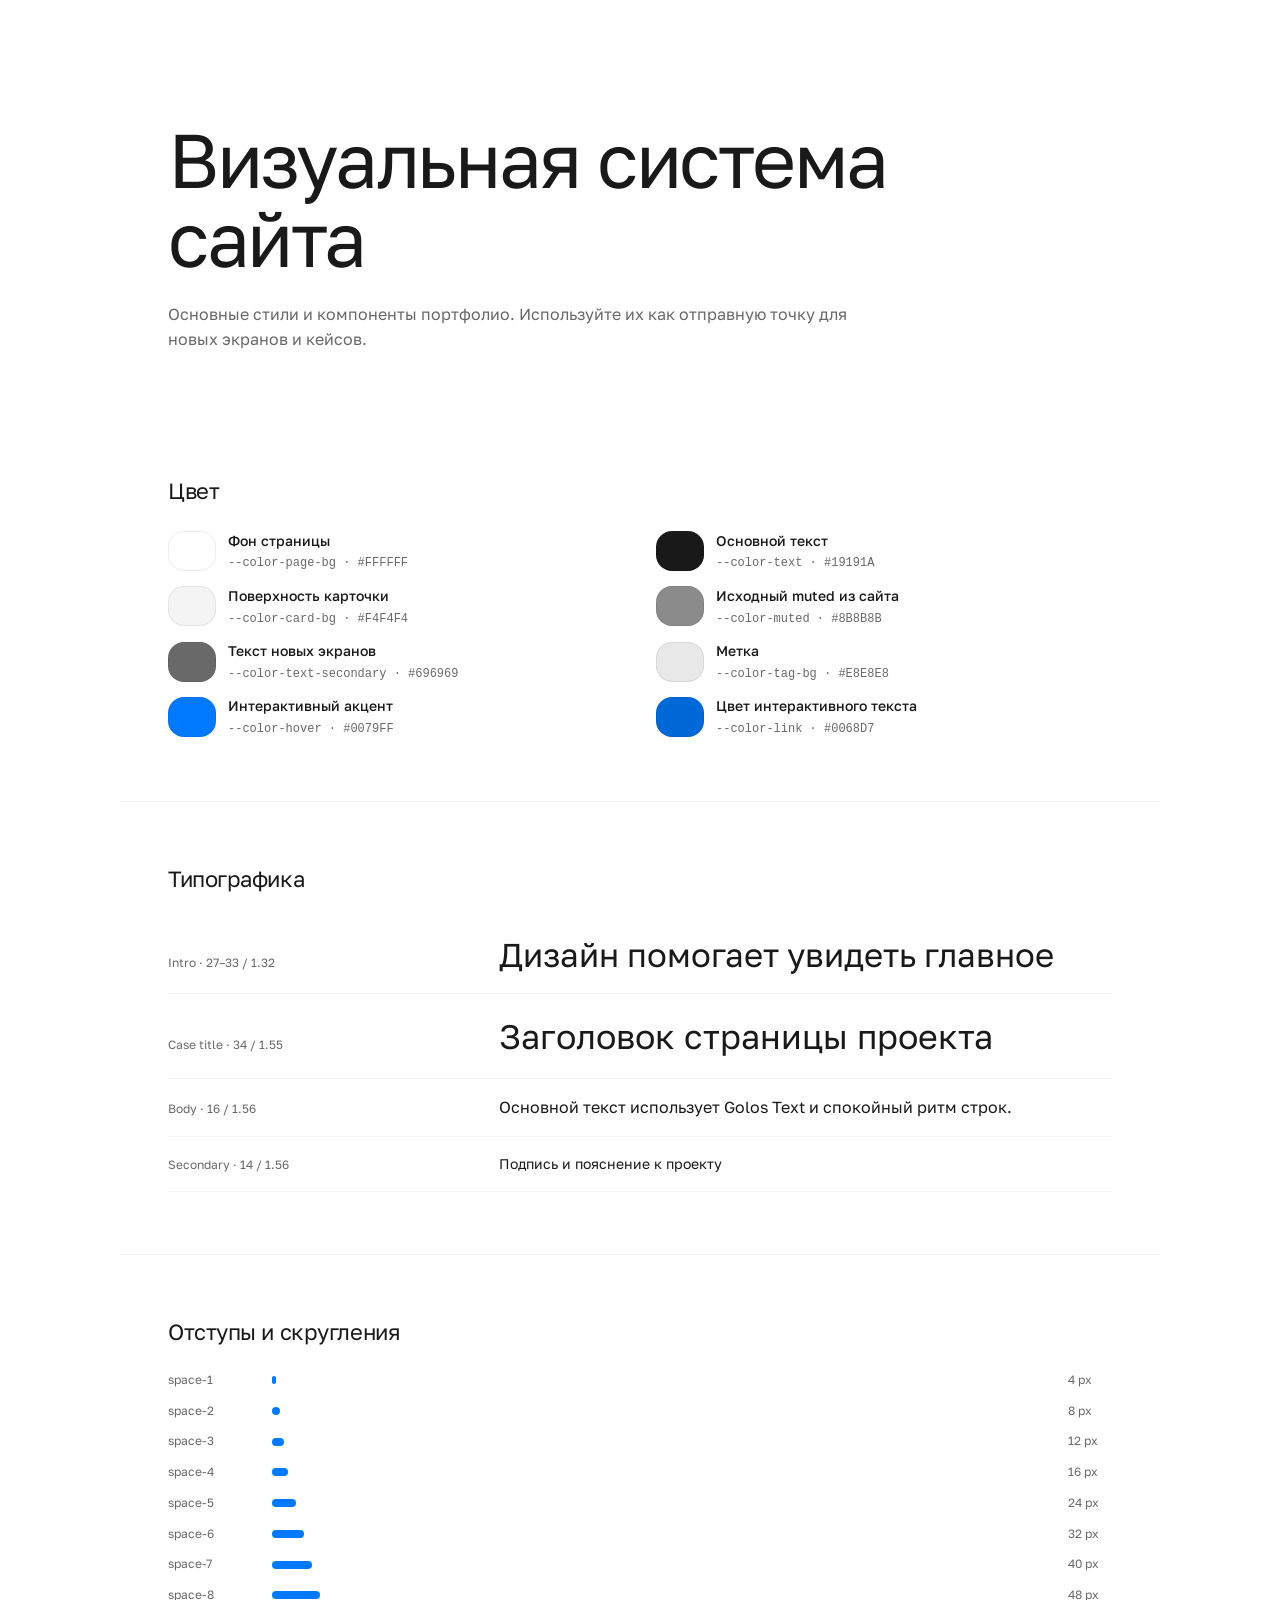
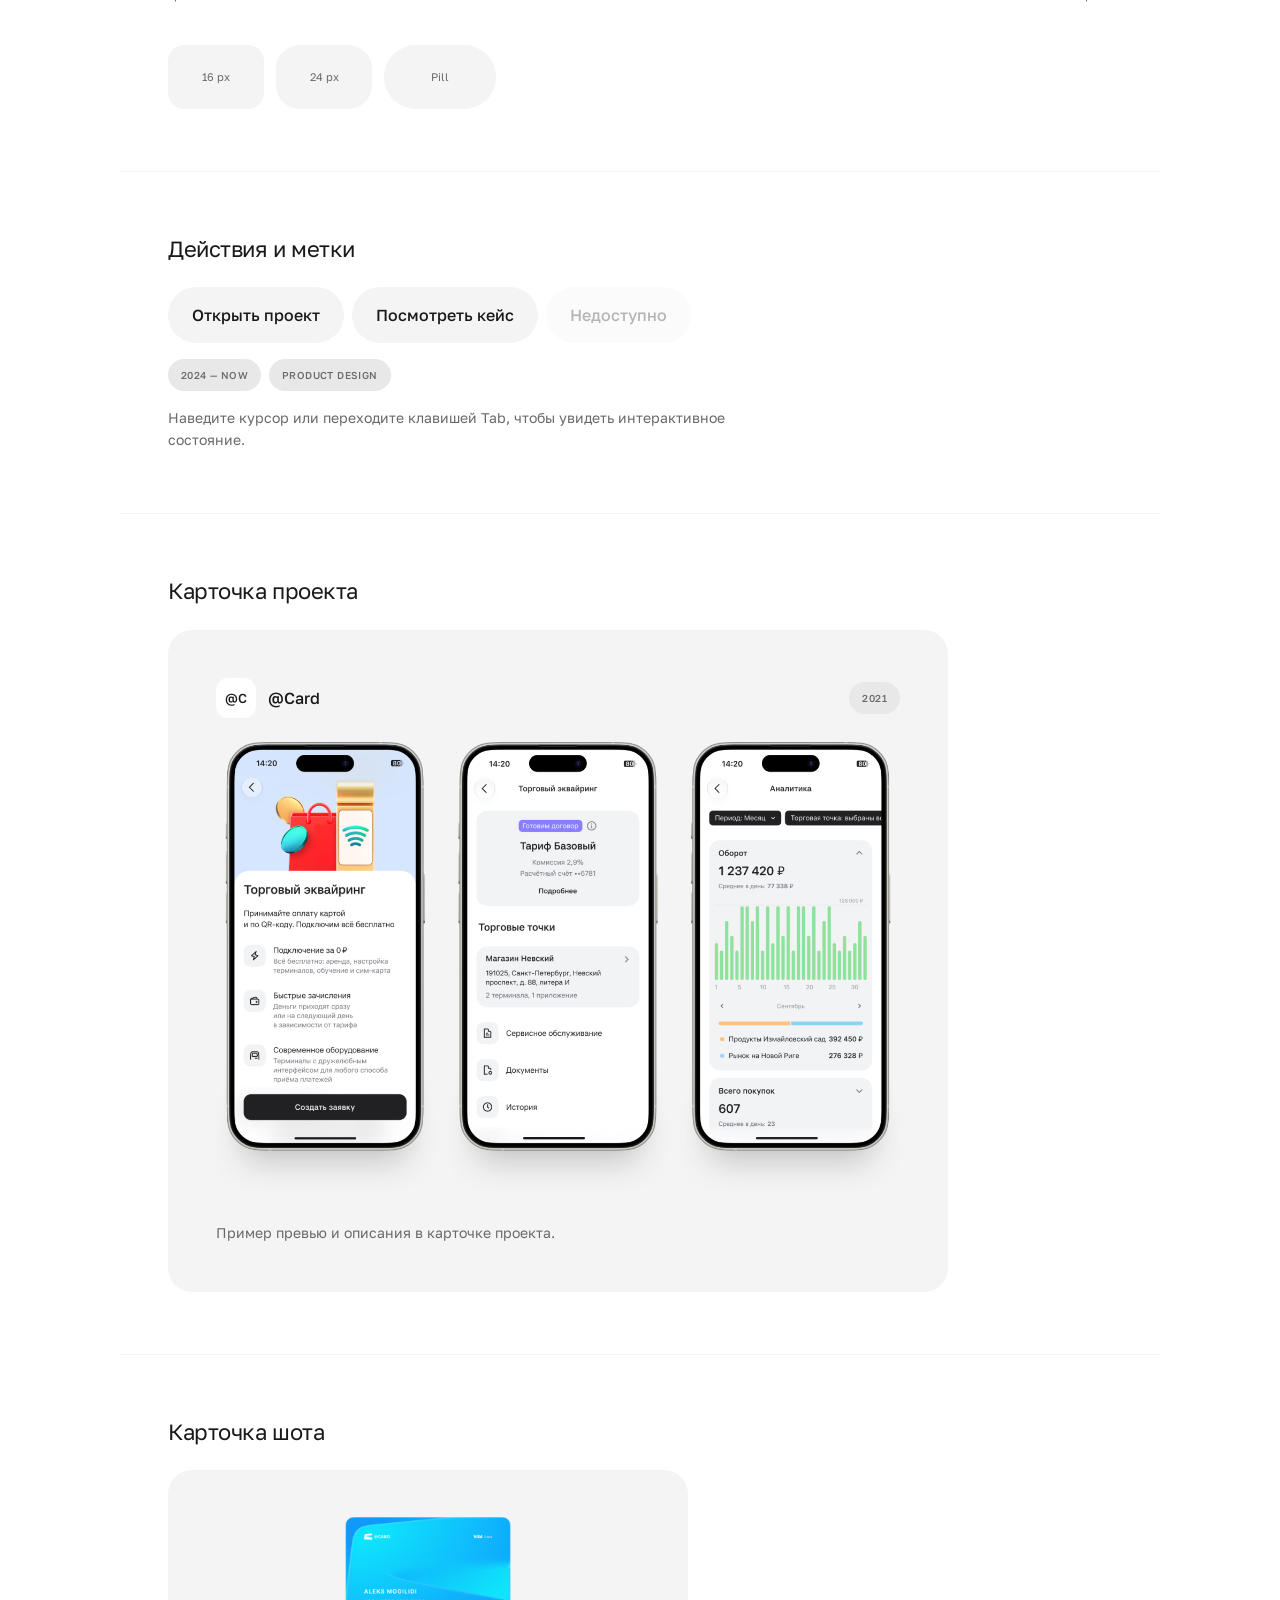
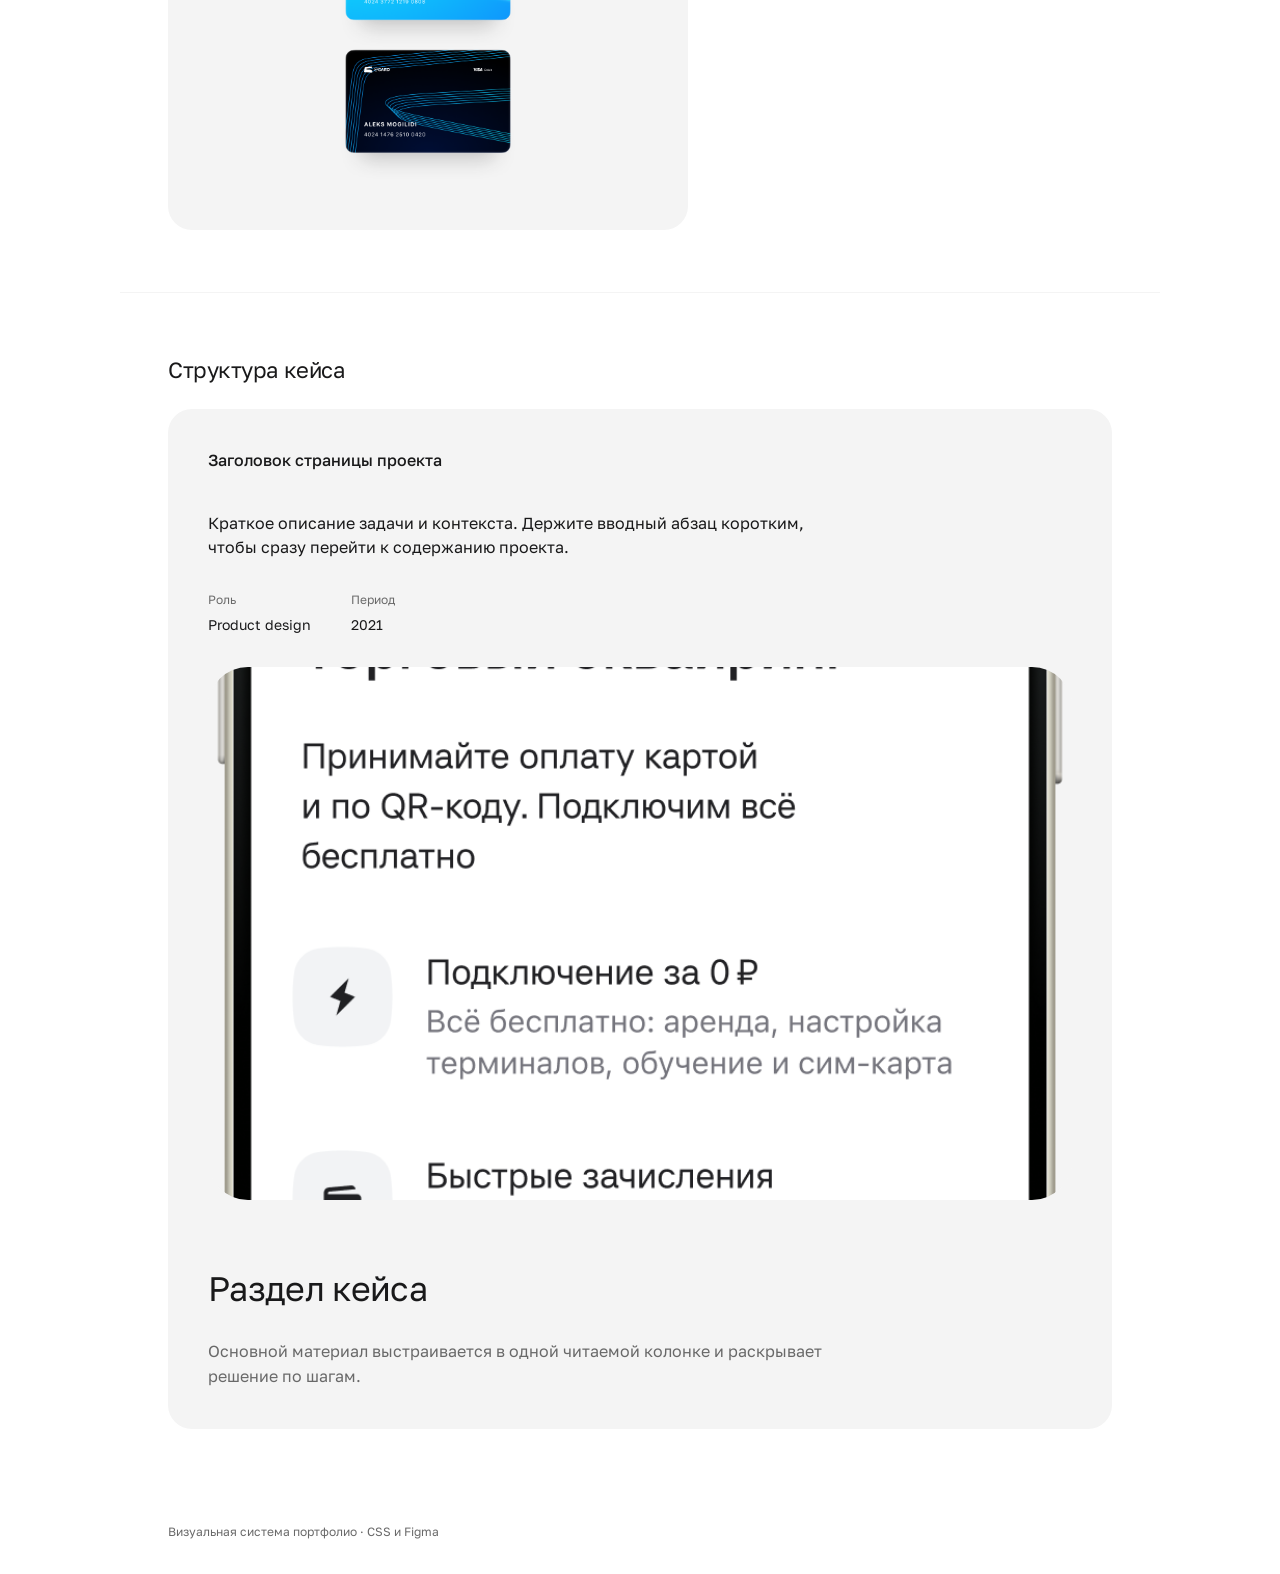
<file: design-system/index.html>
<!doctype html>
<html lang="ru">
  <head>
    <meta charset="UTF-8" />
    <meta name="viewport" content="width=device-width, initial-scale=1.0" />
    <meta name="theme-color" content="#ffffff" />
    <meta name="description" content="Токены и повторно используемые компоненты портфолио Алексея." />
    <title>Визуальная система — Алексей</title>
    <link rel="preconnect" href="https://fonts.googleapis.com" />
    <link rel="preconnect" href="https://fonts.gstatic.com" crossorigin />
    <link href="https://fonts.googleapis.com/css2?family=Golos+Text:wght@400;500;600&display=swap" rel="stylesheet" />
    <link rel="stylesheet" href="../assets/design-system.css" />
  </head>
  <body class="ds-demo">
    <main class="ds-page">
      <header class="ds-container ds-specimen__header">
        <h1 class="ds-specimen__title">Визуальная система сайта</h1>
        <p class="ds-copy ds-specimen__lede">Основные стили и компоненты портфолио. Используйте их как отправную точку для новых экранов и кейсов.</p>
      </header>

      <section class="ds-section ds-container" aria-labelledby="colors-title">
        <h2 id="colors-title">Цвет</h2>
        <div class="ds-specimen__colors">
          <div class="ds-specimen__color"><div class="ds-color-swatch ds-color-swatch--page" aria-hidden="true"></div><div><p class="ds-token-name">Фон страницы</p><code class="ds-specimen__code">--color-page-bg · #FFFFFF</code></div></div>
          <div class="ds-specimen__color"><div class="ds-color-swatch ds-color-swatch--text" aria-hidden="true"></div><div><p class="ds-token-name">Основной текст</p><code class="ds-specimen__code">--color-text · #19191A</code></div></div>
          <div class="ds-specimen__color"><div class="ds-color-swatch ds-color-swatch--card" aria-hidden="true"></div><div><p class="ds-token-name">Поверхность карточки</p><code class="ds-specimen__code">--color-card-bg · #F4F4F4</code></div></div>
          <div class="ds-specimen__color"><div class="ds-color-swatch ds-color-swatch--muted" aria-hidden="true"></div><div><p class="ds-token-name">Исходный muted из сайта</p><code class="ds-specimen__code">--color-muted · #8B8B8B</code></div></div>
          <div class="ds-specimen__color"><div class="ds-color-swatch ds-color-swatch--secondary" aria-hidden="true"></div><div><p class="ds-token-name">Текст новых экранов</p><code class="ds-specimen__code">--color-text-secondary · #696969</code></div></div>
          <div class="ds-specimen__color"><div class="ds-color-swatch ds-color-swatch--tag" aria-hidden="true"></div><div><p class="ds-token-name">Метка</p><code class="ds-specimen__code">--color-tag-bg · #E8E8E8</code></div></div>
          <div class="ds-specimen__color"><div class="ds-color-swatch ds-color-swatch--accent" aria-hidden="true"></div><div><p class="ds-token-name">Интерактивный акцент</p><code class="ds-specimen__code">--color-hover · #0079FF</code></div></div>
          <div class="ds-specimen__color"><div class="ds-color-swatch ds-color-swatch--link" aria-hidden="true"></div><div><p class="ds-token-name">Цвет интерактивного текста</p><code class="ds-specimen__code">--color-link · #0068D7</code></div></div>
        </div>
      </section>

      <section class="ds-section ds-container" aria-labelledby="type-title">
        <h2 id="type-title">Типографика</h2>
        <div class="ds-type-sample"><span class="ds-type-sample__label">Intro · 27–33 / 1.32</span><p class="ds-type-sample__text ds-type-sample__text--intro">Дизайн помогает увидеть главное</p></div>
        <div class="ds-type-sample"><span class="ds-type-sample__label">Case title · 34 / 1.55</span><p class="ds-type-sample__text ds-type-sample__text--case">Заголовок страницы проекта</p></div>
        <div class="ds-type-sample"><span class="ds-type-sample__label">Body · 16 / 1.56</span><p class="ds-type-sample__text ds-type-sample__text--body">Основной текст использует Golos Text и спокойный ритм строк.</p></div>
        <div class="ds-type-sample"><span class="ds-type-sample__label">Secondary · 14 / 1.56</span><p class="ds-type-sample__text ds-type-sample__text--small">Подпись и пояснение к проекту</p></div>
      </section>

      <section class="ds-section ds-container" aria-labelledby="space-title">
        <h2 id="space-title">Отступы и скругления</h2>
        <div class="ds-specimen__space-list" aria-label="Шкала отступов">
          <div class="ds-specimen__space"><span class="ds-specimen__space-label">space-1</span><span class="ds-specimen__space-bar" style="width: var(--space-1)"></span><span class="ds-specimen__space-value">4 px</span></div>
          <div class="ds-specimen__space"><span class="ds-specimen__space-label">space-2</span><span class="ds-specimen__space-bar" style="width: var(--space-2)"></span><span class="ds-specimen__space-value">8 px</span></div>
          <div class="ds-specimen__space"><span class="ds-specimen__space-label">space-3</span><span class="ds-specimen__space-bar" style="width: var(--space-3)"></span><span class="ds-specimen__space-value">12 px</span></div>
          <div class="ds-specimen__space"><span class="ds-specimen__space-label">space-4</span><span class="ds-specimen__space-bar" style="width: var(--space-4)"></span><span class="ds-specimen__space-value">16 px</span></div>
          <div class="ds-specimen__space"><span class="ds-specimen__space-label">space-5</span><span class="ds-specimen__space-bar" style="width: var(--space-5)"></span><span class="ds-specimen__space-value">24 px</span></div>
          <div class="ds-specimen__space"><span class="ds-specimen__space-label">space-6</span><span class="ds-specimen__space-bar" style="width: var(--space-6)"></span><span class="ds-specimen__space-value">32 px</span></div>
          <div class="ds-specimen__space"><span class="ds-specimen__space-label">space-7</span><span class="ds-specimen__space-bar" style="width: var(--space-7)"></span><span class="ds-specimen__space-value">40 px</span></div>
          <div class="ds-specimen__space"><span class="ds-specimen__space-label">space-8</span><span class="ds-specimen__space-bar" style="width: var(--space-8)"></span><span class="ds-specimen__space-value">48 px</span></div>
        </div>
        <div class="ds-specimen__radii" style="margin-top: var(--space-7)" aria-label="Радиусы">
          <div class="ds-specimen__radius ds-specimen__radius--media">16 px</div>
          <div class="ds-specimen__radius ds-specimen__radius--card">24 px</div>
          <div class="ds-specimen__radius ds-specimen__radius--pill">Pill</div>
        </div>
      </section>

      <section class="ds-section ds-container" aria-labelledby="action-title">
        <h2 id="action-title">Действия и метки</h2>
        <div class="ds-specimen__actions">
          <a class="ds-action" href="#project-card">Открыть проект</a>
          <a class="ds-action" href="#case-layout">Посмотреть кейс</a>
          <button class="ds-action" type="button" disabled>Недоступно</button>
        </div>
        <div class="ds-specimen__actions" style="margin-top: var(--space-4)">
          <span class="ds-tag">2024 — now</span>
          <span class="ds-tag">Product design</span>
        </div>
        <p class="ds-copy ds-body-small" style="margin-top: var(--space-4)">Наведите курсор или переходите клавишей Tab, чтобы увидеть интерактивное состояние.</p>
      </section>

      <section class="ds-section ds-container" aria-labelledby="project-card-title">
        <h2 id="project-card-title">Карточка проекта</h2>
        <div class="ds-specimen__card-wrap">
          <a class="ds-card ds-card--interactive" id="project-card" href="#case-layout" aria-label="Открыть пример кейса @Card">
            <div class="ds-card__header">
              <div class="ds-card__identity"><span class="ds-card__mark" aria-hidden="true">@C</span><h3 class="ds-card__title">@Card</h3></div>
              <span class="ds-tag">2021</span>
            </div>
            <div class="ds-card__media"><img src="../assets/cases/alfa-bank/alfa_main.png" alt="Превью проекта торгового эквайринга Альфа-Банка" width="2556" height="1704" /></div>
            <p class="ds-card__description">Пример превью и описания в карточке проекта.</p>
          </a>
        </div>
      </section>

      <section class="ds-section ds-container" aria-labelledby="shot-card-title">
        <h2 id="shot-card-title">Карточка шота</h2>
        <div class="ds-specimen__shot-wrap">
          <a class="ds-shot-card" href="#case-layout" aria-label="Открыть пример кейса @Card">
            <span class="ds-shot-card__media"><img src="../assets/shots/cards_main.png" alt="" aria-hidden="true" width="1200" height="1600" /></span>
            <span class="ds-shot-card__title">Дизайн карт для @Card</span>
          </a>
        </div>
      </section>

      <section class="ds-section ds-container" aria-labelledby="case-layout-title">
        <h2 id="case-layout-title">Структура кейса</h2>
        <article class="ds-specimen__case-preview ds-case" id="case-layout">
          <h3 class="ds-case__title">Заголовок страницы проекта</h3>
          <p class="ds-case__lead">Краткое описание задачи и контекста. Держите вводный абзац коротким, чтобы сразу перейти к содержанию проекта.</p>
          <div class="ds-case__facts">
            <div class="ds-case__fact"><span class="ds-case__label">Роль</span><span class="ds-case__value">Product design</span></div>
            <div class="ds-case__fact"><span class="ds-case__label">Период</span><span class="ds-case__value">2021</span></div>
          </div>
          <div class="ds-case__cover"><img src="../assets/cases/alfa-bank/cover.png" alt="Обложка кейса торгового эквайринга Альфа-Банка" width="832" height="1762" /></div>
          <section class="ds-case__section"><h2>Раздел кейса</h2><p>Основной материал выстраивается в одной читаемой колонке и раскрывает решение по шагам.</p></section>
        </article>
      </section>

      <footer class="ds-container ds-specimen__footer">Визуальная система портфолио · CSS и Figma</footer>
    </main>
  </body>
</html>
</file>
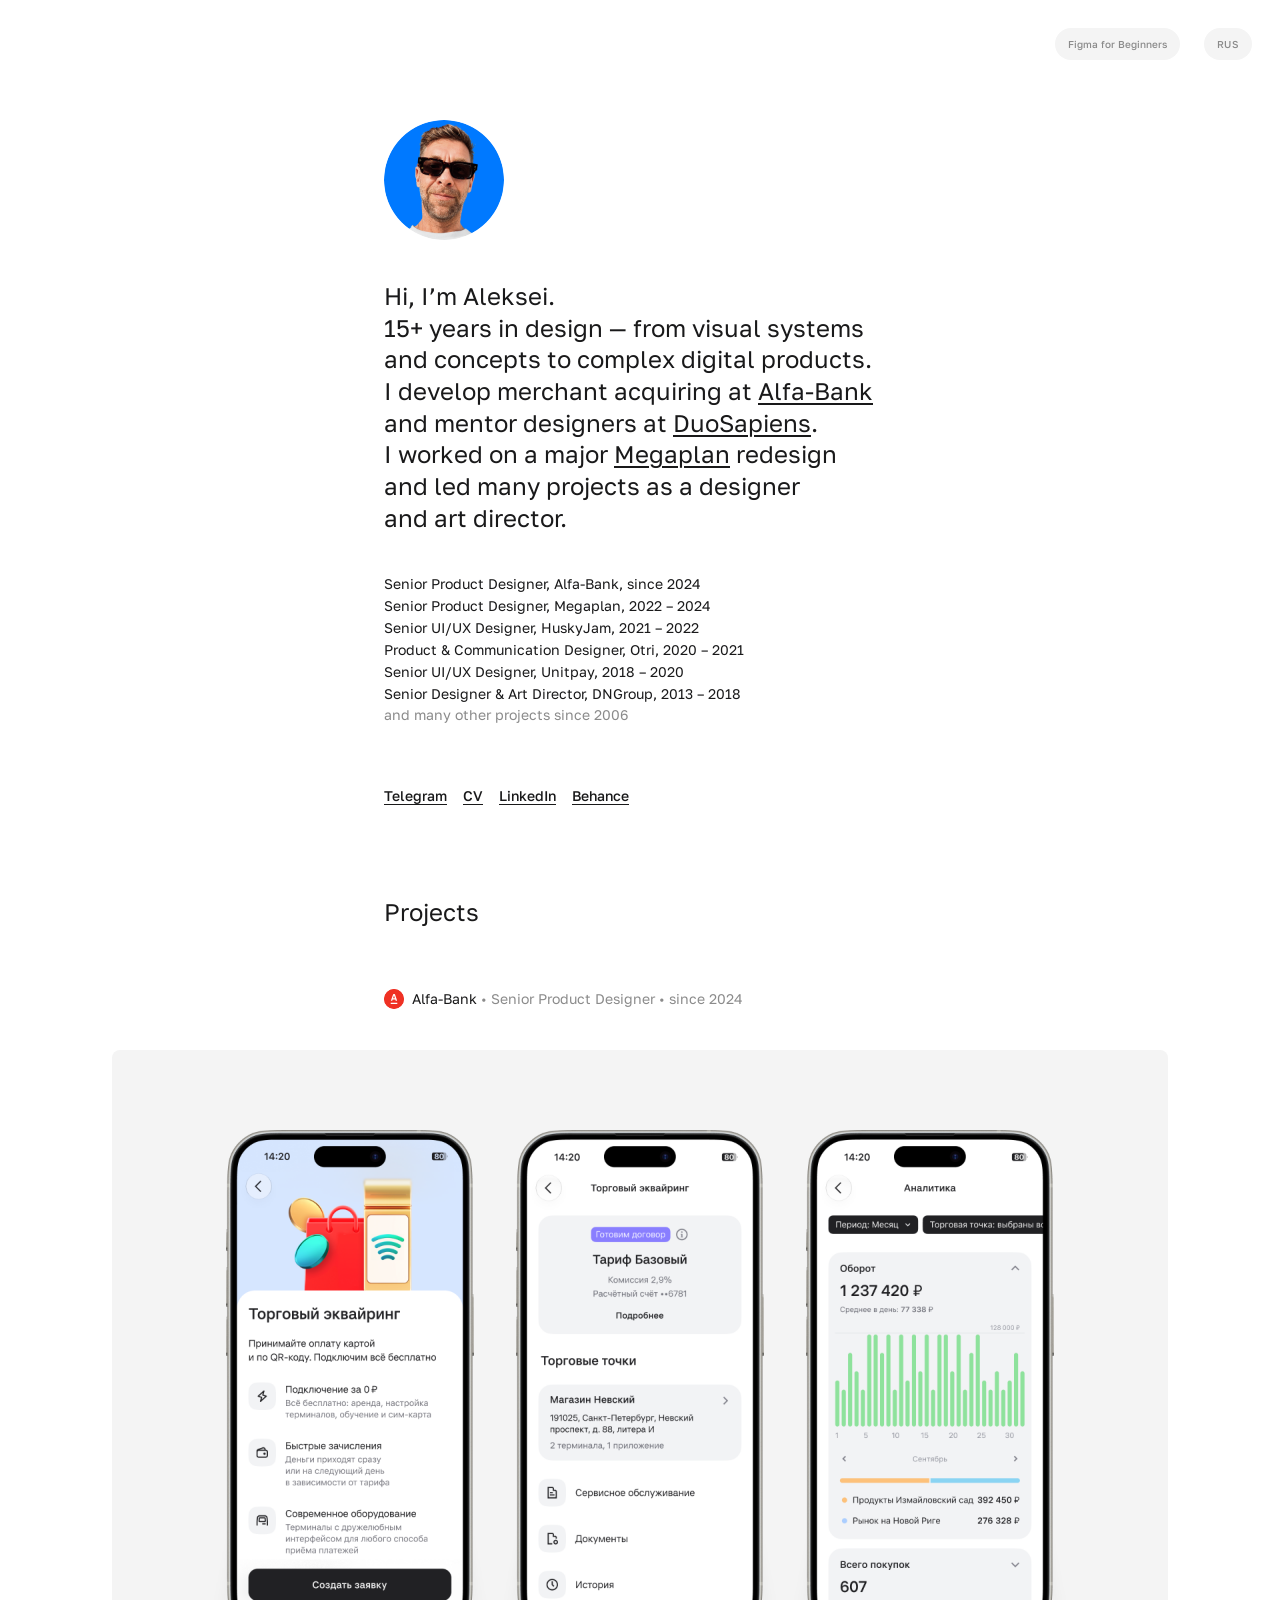
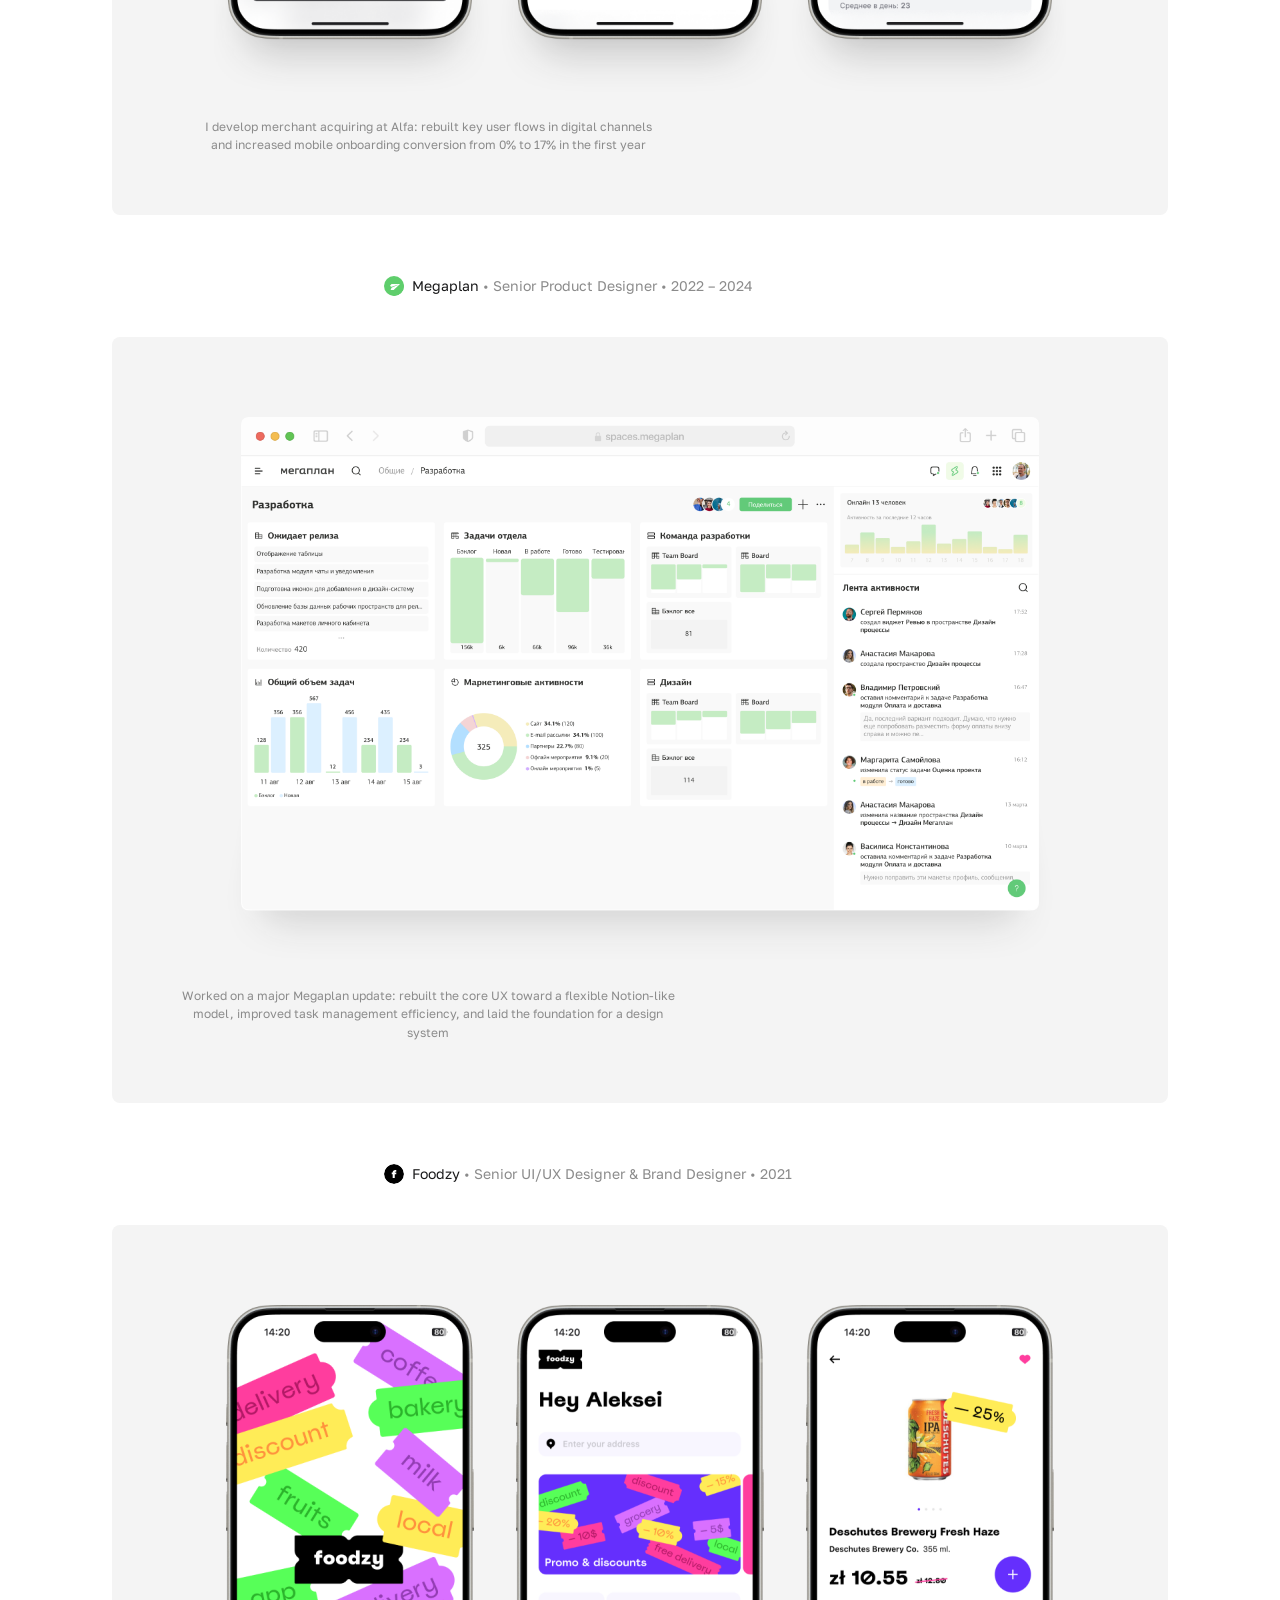
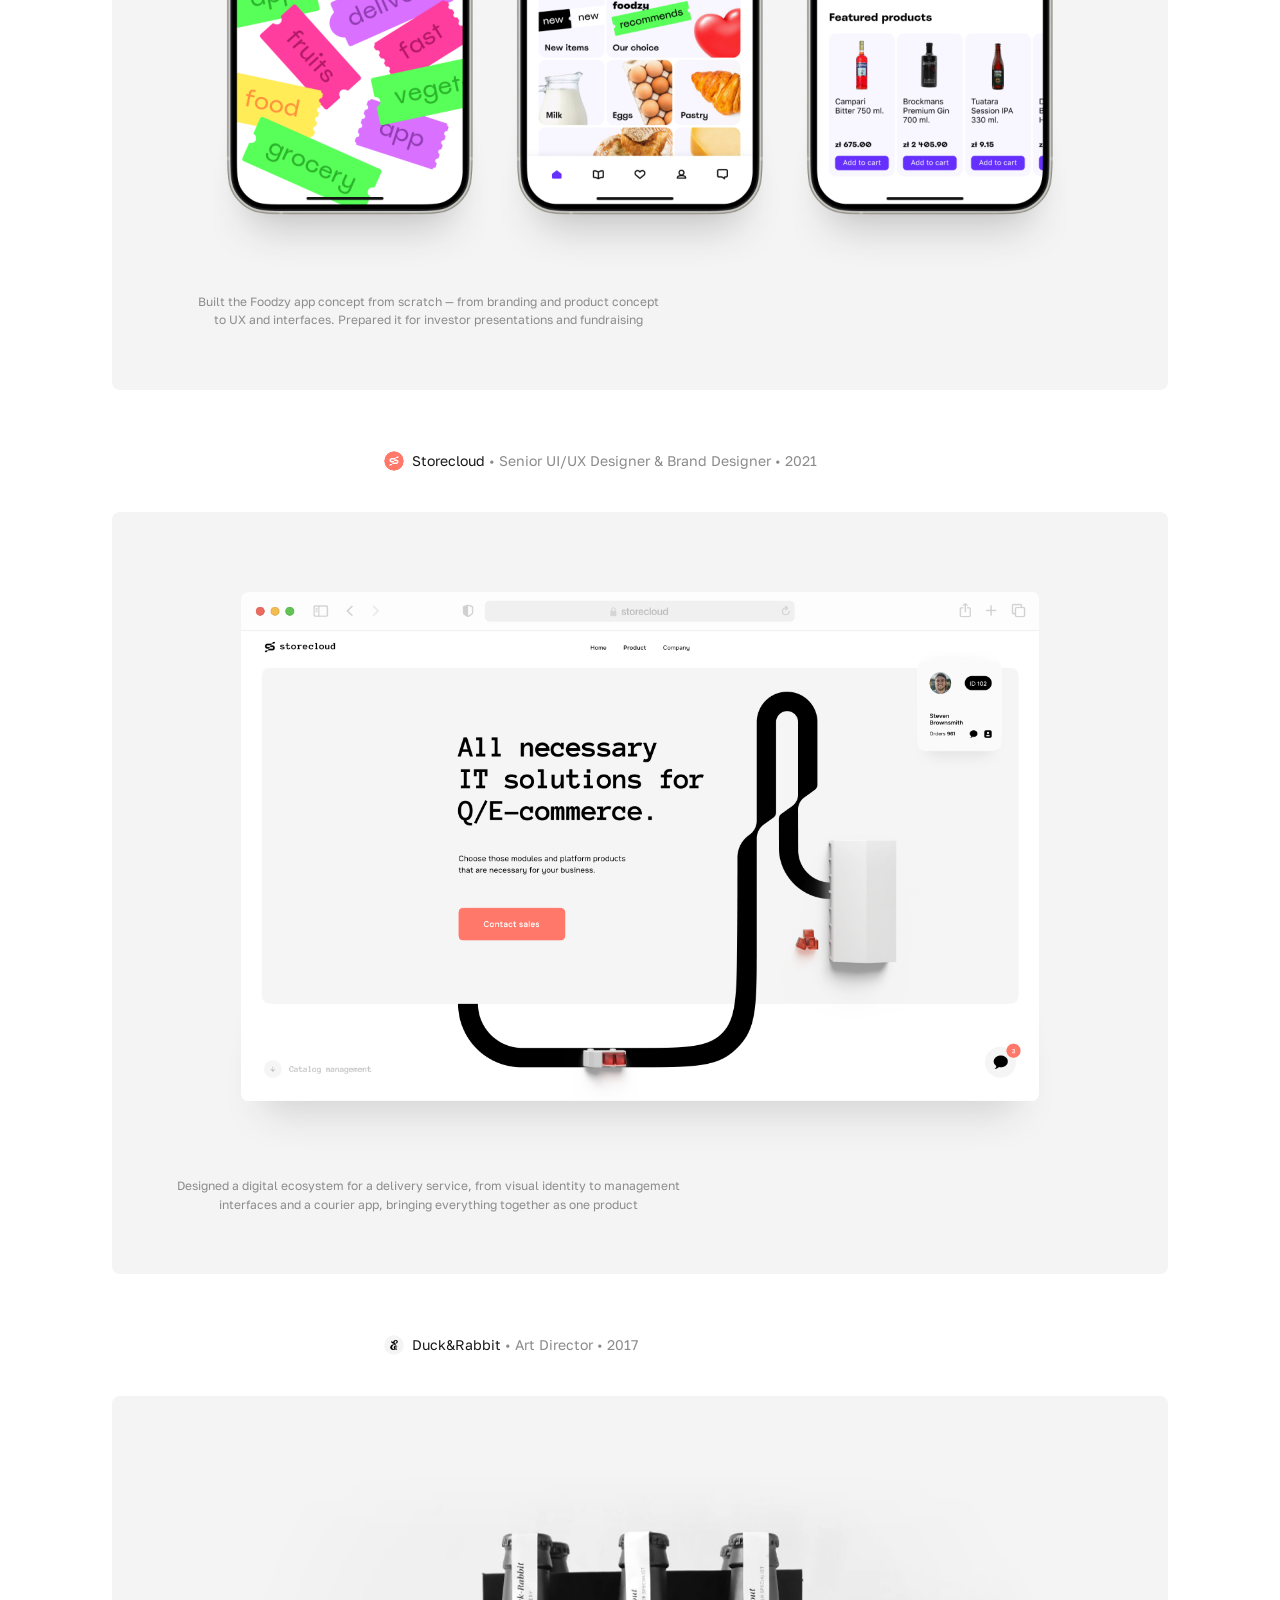
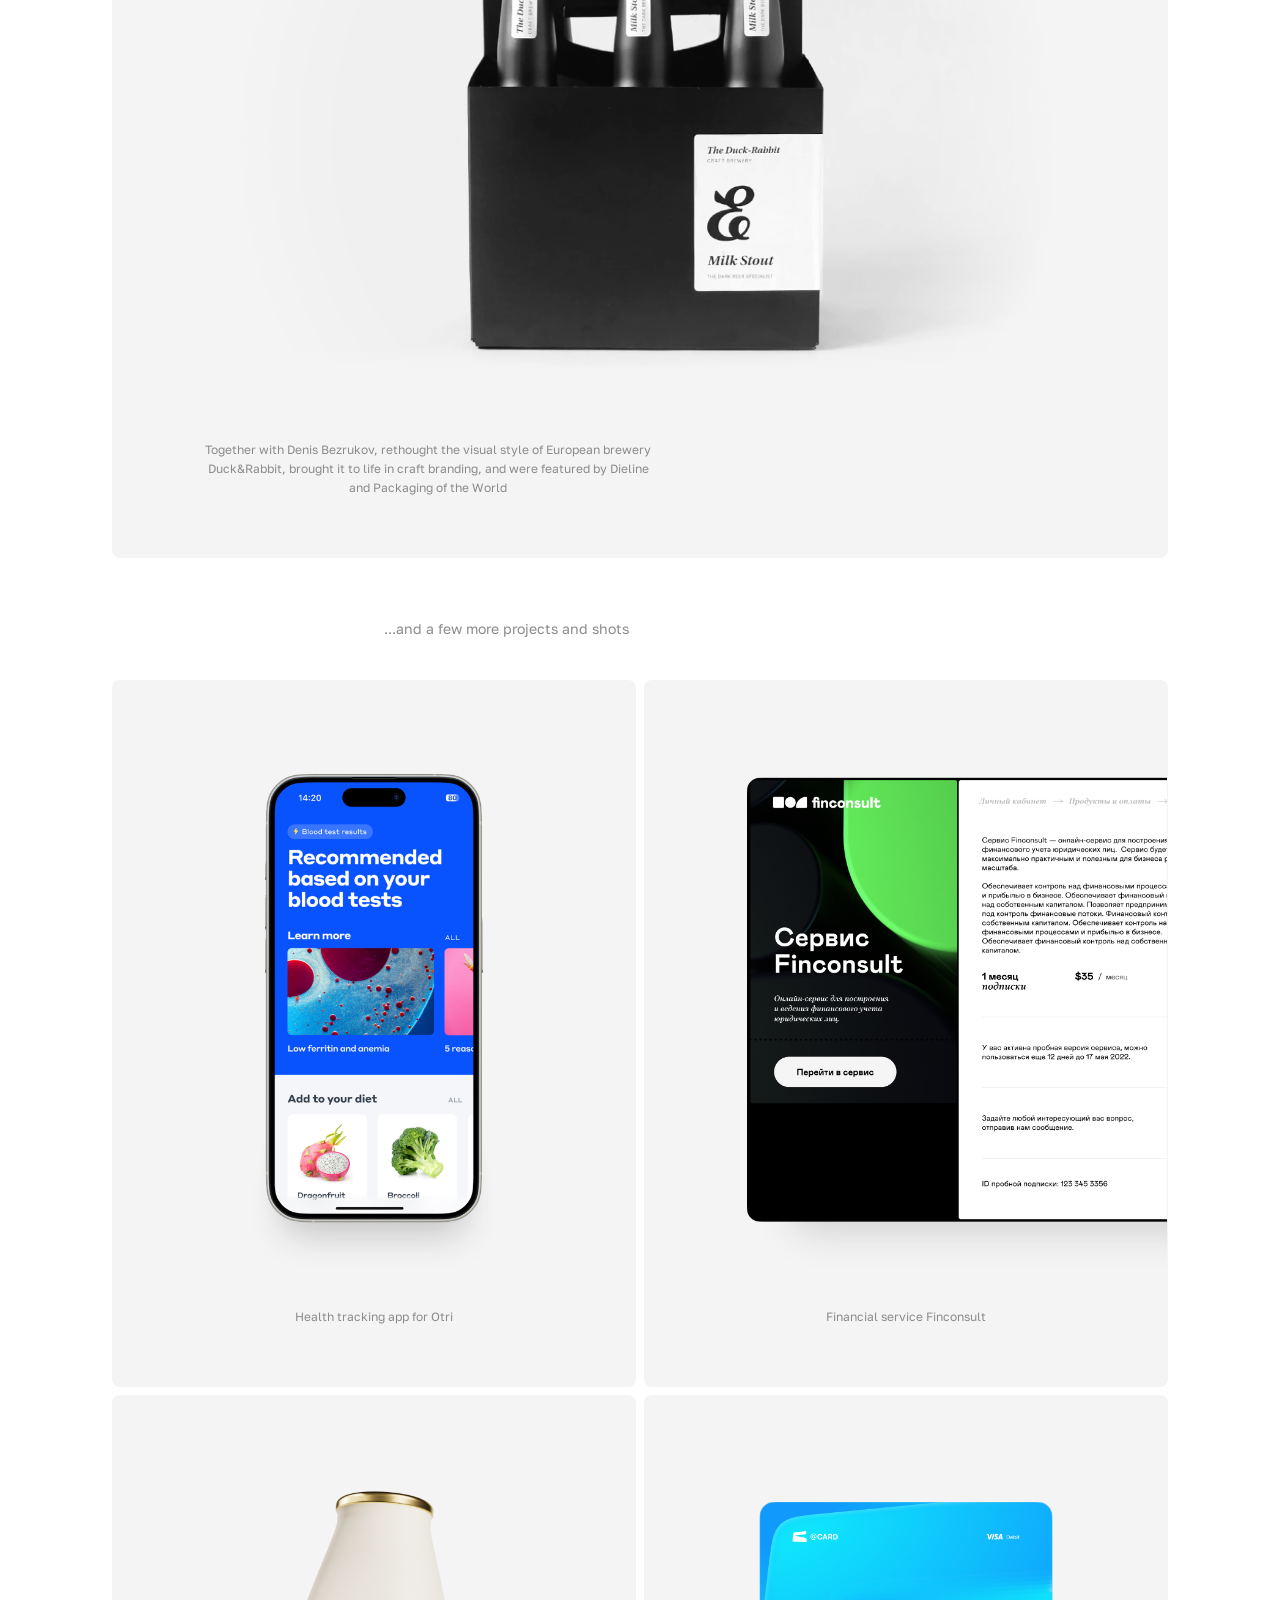
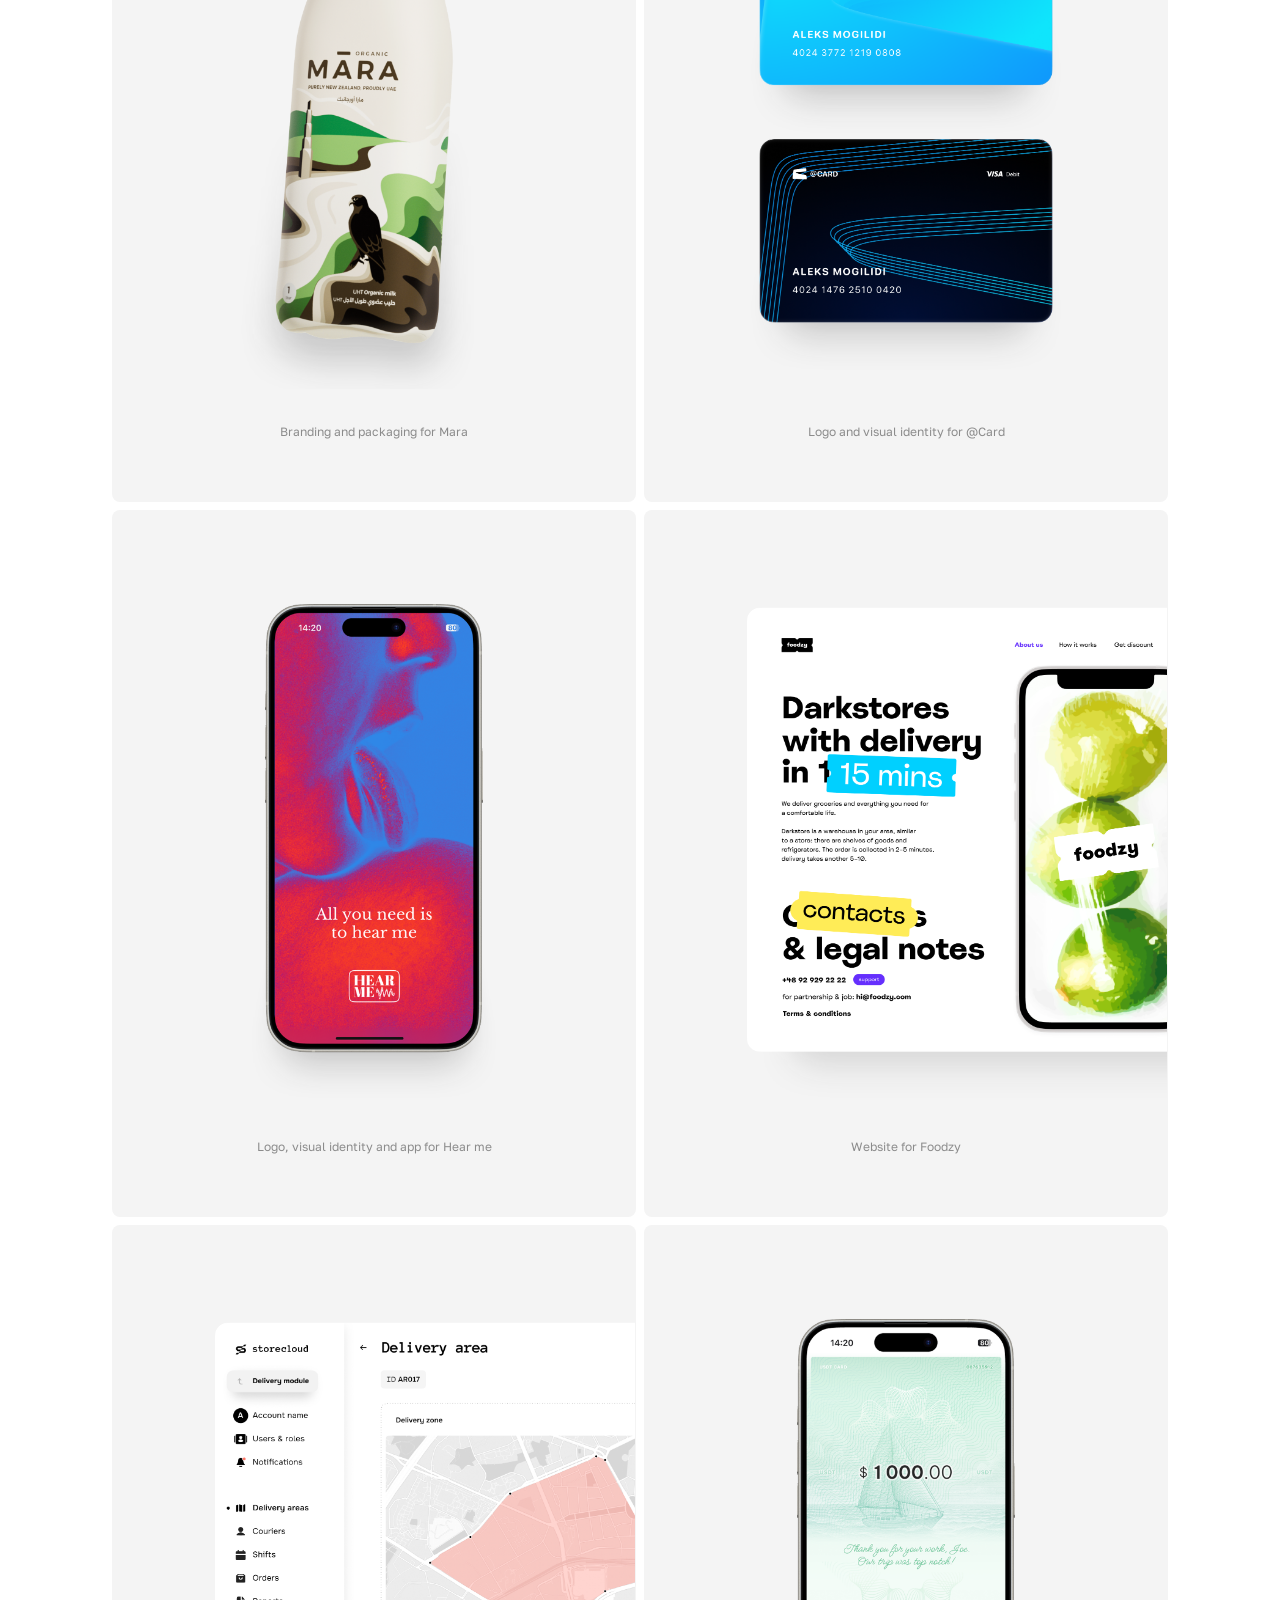
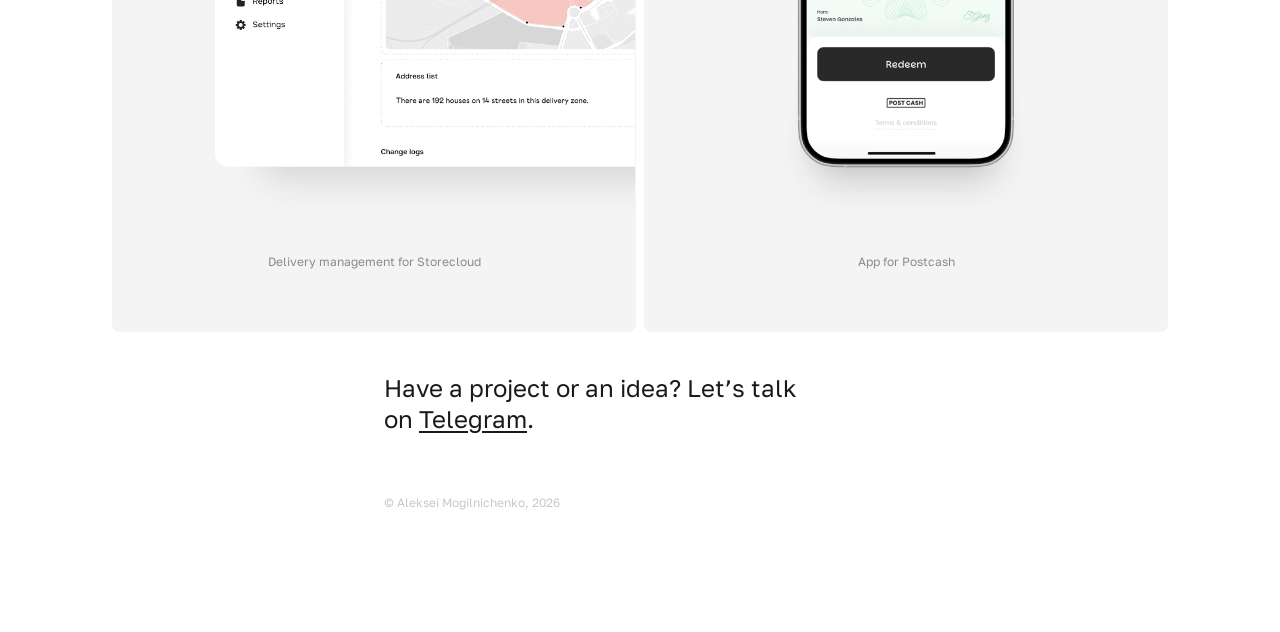
<file: en/index.html>
<!DOCTYPE html>
<html lang="en">
<head>
  <meta charset="UTF-8" />
  <meta name="viewport" content="width=device-width, initial-scale=1.0" />
  <title>Aleksei — Product Designer</title>
  <link rel="icon" type="image/png" href="../favicon.png" />
  <link rel="preconnect" href="https://fonts.googleapis.com" />
  <link rel="preconnect" href="https://fonts.gstatic.com" crossorigin />
  <link href="https://fonts.googleapis.com/css2?family=Golos+Text:wght@400;500;600&display=swap" rel="stylesheet" />
  <style>
    /* ── Reset ────────────────────────────────────── */
    *, *::before, *::after { box-sizing: border-box; margin: 0; padding: 0; }

    /* ── Tokens ───────────────────────────────────── */
    :root {
      --color-text:    #19191a;
      --color-muted:   #8b8b8b;
      --color-tag-bg:  #e8e8e8;
      --color-card-bg: #f4f4f4;
      --color-page-bg: #ffffff;
      --color-hover:   #0079FF;
      --color-hover-bg: rgba(0, 121, 255, 0.08);

      --font-main: 'Golos Text', sans-serif;

      --motion-duration-instant: 120ms;
      --motion-duration-fast: 180ms;
      --motion-duration-normal: 260ms;
      --motion-duration-medium: 380ms;
      --motion-duration-slow: 560ms;
      --motion-duration-cinematic: 760ms;
      --motion-ease-standard: cubic-bezier(0.2, 0.8, 0.2, 1);
      --motion-ease-out: cubic-bezier(0.16, 1, 0.3, 1);
      --motion-ease-in-out: cubic-bezier(0.65, 0, 0.35, 1);

      --page-width:    1600px;
      --content-width: 1040px;
      --content-pad-top: 120px;
    }

    /* ── Base ─────────────────────────────────────── */
    html { font-size: 16px; }
    body {
      font-family: var(--font-main);
      background: var(--color-page-bg);
      color: var(--color-text);
      -webkit-font-smoothing: antialiased;
      min-height: 100vh;
    }
    /* ── Page shell ───────────────────────────────── */
    .page {
      width: 100%;
      max-width: var(--page-width);
      margin: 0 auto;
    }

    .content {
      max-width: var(--content-width);
      width: 100%;
      margin: 0 auto;
      padding-top: var(--content-pad-top);
      padding-bottom: 120px;
      padding-left: clamp(24px, 5vw, 48px);
      padding-right: clamp(24px, 5vw, 48px);
      display: flex;
      flex-direction: column;
      gap: 62px;
    }

    /* ── Hero / Text section ──────────────────────── */
    .hero {
      display: flex;
      flex-direction: column;
      gap: 40px;
      padding: 0;
    }

    .hero__description {
      display: flex;
      flex-direction: column;
      gap: 0;
      padding-left: 8px;
    }

    .hero__line1 {
      display: flex;
      align-items: center;
      gap: 12px;
      margin-bottom: -4px;
    }

    .hero__greeting {
      font-size: clamp(27px, 3vw, 33px);
      font-weight: 400;
      line-height: 1.32;
      color: var(--color-text);
      white-space: nowrap;
    }

    .hero__portrait {
      display: block;
      width: 120px;
      height: 120px;
      border-radius: 50%;
      object-fit: cover;
      flex-shrink: 0;
      margin-left: 0;
      position: relative;
      z-index: 1;
      transition: opacity 180ms ease;
    }

    .hero__portrait-control {
      position: relative;
      display: block;
      width: 120px;
      height: 120px;
      flex: 0 0 auto;
      margin-left: 8px;
      padding: 0;
      border: 0;
      border-radius: 50%;
      background: transparent;
      color: inherit;
      font: inherit;
      cursor: pointer;
      -webkit-tap-highlight-color: transparent;
    }

    .hero__portrait-smiling {
      position: absolute;
      inset: 0;
      z-index: 2;
      width: 100%;
      height: 100%;
      border-radius: 50%;
      object-fit: cover;
      opacity: 0;
      pointer-events: none;
      transition: opacity 180ms ease;
    }

    .hero__portrait-bubble {
      position: absolute;
      z-index: 3;
      top: calc(50% - 46px);
      left: calc(100% + 8px);
      width: fit-content;
      min-width: min(240px, calc(100vw - 120px));
      max-width: min(320px, calc(100vw - 120px));
      box-sizing: border-box;
      padding: 8px 12px;
      border: 0;
      border-radius: 8px 8px 8px 2px;
      color: var(--color-muted);
      background: var(--color-card-bg);
      box-shadow: none;
      font: 400 12px/1.35 var(--font-main);
      text-align: left;
      transform: translateY(calc(-50% + 8px));
      opacity: 0;
      visibility: hidden;
      pointer-events: none;
      transition: opacity 160ms ease, transform 160ms ease, visibility 160ms ease;
    }

    .hero__portrait-control.is-active .hero__portrait-smiling {
      opacity: 1;
    }

    .hero__portrait-control.is-active .hero__portrait-bubble {
      transform: translateY(-50%);
      opacity: 1;
      visibility: visible;
      pointer-events: auto;
    }

    .hero__portrait-control:focus-visible {
      outline: 2px solid var(--color-hover);
      outline-offset: 4px;
    }

    .hero__portrait-control:focus-visible .hero__portrait-smiling {
      opacity: 1;
    }

    .hero__portrait-control:focus-visible .hero__portrait-bubble {
      transform: translateY(-50%);
      opacity: 1;
      visibility: visible;
      pointer-events: auto;
    }

    .hero__bio a {
      color: inherit;
      text-decoration: underline;
      text-underline-offset: 3px;
      transition: color var(--motion-duration-normal) var(--motion-ease-standard), transform var(--motion-duration-instant) var(--motion-ease-standard);
    }

    .hero__bio a:hover {
      color: var(--color-hover);
      text-decoration: none;
    }

    .hero__bio {
      font-size: clamp(27px, 3vw, 33px);
      font-weight: 400;
      line-height: 1.32;
      color: var(--color-text);
      max-width: 944px;
    }

    /* ── Experience list ──────────────────────────── */
    .hero__experience {
      width: 100%;
      padding-left: 8px;
    }

    .hero__exp-list {
      font-size: 16px;
      font-weight: 400;
      line-height: 1.56;
      color: var(--color-text);
    }

    .hero__exp-list .muted {
      color: var(--color-muted);
    }

    .hero__actions {
      display: flex;
      align-items: center;
      gap: 16px;
      flex-wrap: wrap;
    }

    .hero__action {
      display: flex;
      padding: 20px 24px;
      justify-content: center;
      align-items: center;
      gap: 10px;
      border: 0;
      border-radius: 9999px;
      position: relative;
      overflow: hidden;
      isolation: isolate;
      z-index: 0;
      background: transparent;
      color: var(--color-text);
      text-decoration: none;
      font: 500 16px/1.25 var(--font-main);
      cursor: pointer;
      transition: color var(--motion-duration-normal) var(--motion-ease-standard), transform var(--motion-duration-instant) var(--motion-ease-standard);
    }

    .hero__action::before {
      content: "";
      position: absolute;
      inset: 0;
      border-radius: inherit;
      background: var(--color-card-bg);
      transition: background-color var(--motion-duration-normal) var(--motion-ease-standard);
    }

    .hero__action:hover,
    .hero__action:focus-visible {
      color: var(--color-hover);
      transform: translateY(-1px);
    }

    .hero__action > span {
      position: relative;
      z-index: 1;
    }

    .hero__action-muted {
      opacity: 0.32;
    }

    .hero__action:hover::before,
    .hero__action:focus-visible::before {
      background: var(--color-hover-bg);
    }

    /* ── Projects section ─────────────────────────── */
    .projects {
      display: flex;
      flex-direction: column;
      gap: 16px;
    }

    .projects__cta {
      margin: 32px 0 0;
      padding-left: 8px;
      max-width: 944px;
      font-size: clamp(27px, 3vw, 33px);
      font-weight: 400;
      line-height: 1.32;
      color: var(--color-text);
    }

    .projects__cta a {
      color: inherit;
      text-decoration: underline;
      text-underline-offset: 3px;
      transition: color var(--motion-duration-normal) var(--motion-ease-standard);
    }

    .projects__cta a:hover {
      color: var(--color-hover);
      text-decoration: none;
    }

    .projects__copyright {
      color: rgb(from var(--color-muted) r g b / 0.48);
      font-size: 12px;
      font-weight: 400;
      line-height: 1.4;
      text-align: left;
      margin: 24px 0 0;
      padding-left: 8px;
    }

    .projects__more {
      color: var(--color-muted);
      font-size: 14px;
      font-weight: 400;
      line-height: 1.56;
      margin: 32px 0 0;
      padding-left: 8px;
    }

    .language-toggle {
      display: flex;
      padding: 9px 13px;
      justify-content: center;
      align-items: center;
      gap: 10px;
      border: 0;
      border-radius: 9999px;
      background: var(--color-card-bg);
      color: var(--color-muted);
      font-family: var(--font-main);
      font-size: 10px;
      font-weight: 500;
      line-height: 1.4;
      letter-spacing: 0.04em;
      text-transform: uppercase;
      cursor: pointer;
      transition: background-color var(--motion-duration-normal) var(--motion-ease-standard), color var(--motion-duration-normal) var(--motion-ease-standard), transform var(--motion-duration-instant) var(--motion-ease-standard);
    }

    .header-actions {
      position: fixed;
      top: 28px;
      right: 28px;
      z-index: 10;
      display: flex;
      align-items: center;
      gap: 24px;
    }

    .course-link {
      position: relative;
      isolation: isolate;
      overflow: hidden;
      display: flex;
      align-items: center;
      justify-content: center;
      padding: 9px 13px;
      border-radius: 9999px;
      background: #f4f4f4;
      color: #8b8b8b;
      font-family: var(--font-main);
      font-size: 10px;
      font-weight: 500;
      line-height: 1.4;
      text-decoration: none;
      white-space: nowrap;
      border: 0;
      cursor: default;
      transition: color 360ms cubic-bezier(0.2, 0.8, 0.2, 1);
    }

    .course-link::before {
      position: absolute;
      z-index: -1;
      inset: -10px;
      border-radius: 46% 54% 45% 55% / 54% 45% 55% 46%;
      background: linear-gradient(96deg, #F24E1E -21.25%, #FF7262 11.34%, #A259FF 46.75%, #1ABCFE 83.59%, #0ACF83 120.42%);
      filter: blur(11px);
      content: "";
      opacity: 0.92;
      transform: scaleX(0);
      transform-origin: right center;
      transition: transform 560ms cubic-bezier(0.2, 0.8, 0.2, 1), opacity 360ms ease;
    }

    .course-link:hover,
    .course-link:focus-visible {
      color: #fff;
    }

    .course-link:hover::before,
    .course-link:focus-visible::before {
      transform: scaleX(1);
      transform-origin: left center;
    }

    .hero__action:focus-visible,
    .language-toggle:focus-visible {
      outline: 2px solid var(--color-hover);
      outline-offset: 4px;
    }

    .language-toggle:hover,
    .language-toggle:focus-visible {
      background: var(--color-hover-bg);
      color: var(--color-hover);
      transform: none;
    }

    .language-toggle:active,
    .hero__action:active,
    .case-study__back--fixed:active { transform: scale(0.98); }

    .shots-grid {
      display: grid;
      grid-template-columns: repeat(2, minmax(0, 1fr));
      gap: 8px;
      width: 100%;
      margin-top: 32px;
    }

    .shot-card {
      height: 572px;
      border-radius: 24px;
      overflow: hidden;
      display: flex;
      flex-direction: column;
      align-items: center;
      justify-content: center;
      padding: 40px 24px 24px;
      background: var(--color-card-bg);
      color: var(--color-muted);
      position: relative;
      transform: scale(1);
      transform-origin: center center;
      transition: transform var(--motion-duration-medium) var(--motion-ease-out);
    }

    .shot-card:hover {
      transform: scale(1.006);
    }

    .shot-card:not(:hover) {
      transition: transform var(--motion-duration-fast) var(--motion-ease-out);
    }

    .shot-card__media {
      flex: 0 0 auto;
      min-height: 0;
      display: flex;
      align-items: center;
      justify-content: center;
      transform: translateY(4px);
      transition: transform var(--motion-duration-medium) var(--motion-ease-out);
    }

    .shot-card:hover .shot-card__media {
      transform: translateY(0);
    }

    .shot-card:not(:hover) .shot-card__media {
      transition: transform var(--motion-duration-fast) var(--motion-ease-out);
    }

    .shot-card__image {
      display: block;
      width: 100%;
      height: 500px;
      max-width: 100%;
      max-height: none;
      object-fit: contain;
      opacity: 0;
      transition: opacity var(--motion-duration-normal) var(--motion-ease-out);
    }

    .shot-card--finconsult .shot-card__media,
    .shot-card--storecloud-delivery .shot-card__media,
    .shot-card--foodzy-site .shot-card__media {
      width: calc(100% + 23px);
      margin-right: -23px;
      align-self: flex-end;
      justify-content: flex-end;
    }

    .shot-card--finconsult .shot-card__image,
    .shot-card--storecloud-delivery .shot-card__image,
    .shot-card--foodzy-site .shot-card__image {
      object-position: right center;
    }

    .shot-card__title {
      position: absolute;
      left: 24px;
      right: 24px;
      bottom: 36px;
      margin: 0;
      font-size: 13px;
      font-weight: 400;
      line-height: 1.56;
      text-align: center;
      color: var(--color-muted);
      opacity: 0;
      transform: translateY(6px);
      transition:
        transform var(--motion-duration-medium) var(--motion-ease-out) 50ms,
        opacity var(--motion-duration-medium) var(--motion-ease-out) 50ms;
    }

    .shot-card:hover .shot-card__title {
      opacity: 1;
      transform: translateY(0);
    }

    .shot-card:not(:hover) .shot-card__title {
      transition:
        transform var(--motion-duration-medium) var(--motion-ease-in-out),
        opacity var(--motion-duration-medium) var(--motion-ease-in-out);
    }

    /* ── Card ─────────────────────────────────────── */
    .card {
      background: var(--color-card-bg);
      border-radius: 24px;
      overflow: visible;
      padding: clamp(24px, 4.6vw, 48px);
      display: flex;
      flex-direction: column;
      gap: 0;
      position: relative;
      color: inherit;
      text-decoration: none;
      transition: transform var(--motion-duration-medium) var(--motion-ease-out);
    }

    a.card {
      cursor: pointer;
    }

    .card:hover,
    .card:focus-visible {
      transform: scale(1.006);
      z-index: 1;
    }

    .card:not(:hover):not(:focus-visible) {
      transition: transform var(--motion-duration-fast) var(--motion-ease-out);
    }

    /* Card header row: logo + year */
    .card__header {
      display: flex;
      align-items: center;
      justify-content: space-between;
      margin-bottom: 40px;
    }

    /* Logo circle */
    .card__logo {
      width: 40px;
      height: 40px;
      border-radius: 24px;
      display: flex;
      align-items: center;
      justify-content: center;
      flex-shrink: 0;
      overflow: hidden;
    }

    .card__logo img {
      display: block;
    }

    .card__logo--alfa {
      background-color: #ef3124;
    }

    .card__logo--alfa img {
      width: 18px;
      height: 24px;
    }

    .card__logo--megaplan {
      background-color: #5fce6c;
      padding-left: 2px;
      padding-top: 2px;
    }

    .card__logo--megaplan img {
      width: 22px;
      height: auto;
    }

    .card__logo--plain img {
      width: 40px;
      height: 40px;
      border-radius: 12px;
    }

    /* Year tag pill */
    .card__tag {
      background: var(--color-tag-bg);
      border-radius: 32px;
      padding: 9px 13px;
      font-size: 10px;
      font-weight: 500;
      line-height: 1.4;
      letter-spacing: 0.04em;
      text-transform: uppercase;
      color: var(--color-muted);
      flex-shrink: 0;
    }

    /* Card image area */
    .card__image-wrap {
      width: 100%;
      max-width: 852px;
      margin: 0 auto;
      display: flex;
      align-items: center;
      justify-content: center;
      background: transparent;
      border-radius: 16px;
      overflow: hidden;
      transform: translateY(0);
      transition: transform var(--motion-duration-medium) var(--motion-ease-out);
    }

    .card__image-wrap img {
      display: block;
      width: 100%;
      height: auto;
      vertical-align: bottom;
      border-radius: 16px;
      opacity: 0;
      transition: opacity var(--motion-duration-normal) var(--motion-ease-out);
    }

    .card__image-wrap img.is-loaded,
    .shot-card__image.is-loaded { opacity: 1; }

    .card:hover .card__image-wrap,
    .card:focus-visible .card__image-wrap {
      transform: translateY(-3px);
    }

    .card:not(:hover):not(:focus-visible) .card__image-wrap {
      transition: transform var(--motion-duration-fast) var(--motion-ease-out);
    }



    .card__desc {
      display: block;
      justify-items: center;
      margin-top: 0;
      opacity: 1;
      visibility: visible;
      transform: none;
      transition: none;
    }


    .card__desc p {
      width: min(50%, 588px);
      min-height: 0;
      overflow: visible;
      font-size: 13px;
      font-weight: 400;
      line-height: 1.56;
      color: var(--color-muted);
      text-align: center;
    }

    @media (max-width: 900px) {
      :root {
        --content-pad-top: 72px;
        --motion-duration-medium: 320ms;
        --motion-duration-slow: 420ms;
      }

      .content {
        gap: 48px;
        padding-bottom: 80px;
      }

      .hero {
        gap: 32px;
      }

      .hero__line1 {
        margin-bottom: 0;
      }

      .hero__portrait {
        width: 104px;
        height: 104px;
      }

      .hero__portrait-control {
        width: 104px;
        height: 104px;
      }

      .projects {
        gap: 14px;
      }

      .card__header {
        margin-bottom: 32px;
      }

    }

    @media (max-width: 640px) {
      :root {
        --content-pad-top: 44px;
      }

      .content {
        gap: 40px;
        padding-left: 16px;
        padding-right: 16px;
        padding-bottom: 56px;
      }

      .hero {
        gap: 28px;
      }

      .hero__line1 {
        gap: 10px;
        margin-bottom: 4px;
      }

      .hero__greeting,
      .hero__bio {
        font-size: 25px;
        line-height: 1.34;
      }

      .hero__portrait {
        width: 104px;
        height: 104px;
      }

      .hero__portrait-control {
        width: 104px;
        height: 104px;
        margin-left: 0;
      }

      .hero__exp-list {
        font-size: 15px;
        line-height: 1.5;
      }

      .card {
        border-radius: 18px;
        overflow: hidden;
        padding: 18px;
        cursor: default;
      }


      .card:hover,
      .card:focus-visible {
        transform: none;
      }

      .card:hover .card__image-wrap,
      .card:focus-visible .card__image-wrap,
      .card:not(:hover) .card__image-wrap {
        transform: none;
      }

      .card__header {
        margin-bottom: 20px;
      }

      .card__logo {
        width: 36px;
        height: 36px;
      }

      .card__tag {
        padding: 8px 11px;
      }

      .card__image-wrap {
        max-width: none;
        min-height: clamp(228px, 66vw, 360px);
        overflow: visible;
      }

      .card__image-wrap,
      .card__image-wrap img {
        border-radius: 12px;
      }

      .card__image-wrap img {
        width: min(108%, 520px);
        max-width: none;
      }

      .projects__more {
        font-size: 13px;
        line-height: 1.48;
        margin-top: 32px;
      }

      .language-toggle {
        top: 28px;
        right: 28px;
        font-size: 10px;
        line-height: 1.4;
      }

      .shots-grid {
        grid-template-columns: repeat(2, minmax(0, 1fr));
        gap: 8px;
        margin-top: 32px;
      }

      .shot-card {
        height: clamp(260px, 78vw, 360px);
        border-radius: 18px;
        padding: 28px 12px 52px;
        transform: none;
      }

      .shot-card:hover {
        transform: none;
      }

      .shot-card__media,
      .shot-card:hover .shot-card__media,
      .shot-card:not(:hover) .shot-card__media {
        transform: none;
        transition: none;
      }

      .shot-card__image {
        height: clamp(176px, 55vw, 268px);
      }

      .shot-card--finconsult .shot-card__media,
      .shot-card--storecloud-delivery .shot-card__media,
      .shot-card--foodzy-site .shot-card__media {
        width: calc(100% + 11px);
        margin-right: -11px;
      }

      .shot-card__title,
      .shot-card:hover .shot-card__title,
      .shot-card:not(:hover) .shot-card__title {
        left: 12px;
        right: 12px;
        bottom: 18px;
        font-size: 13px;
        line-height: 1.48;
        opacity: 1;
        transform: none;
        transition: none;
      }

      .card__desc,
      .card:hover .card__desc,
      .card:focus-visible .card__desc {
        display: block;
        margin-top: 9px;
        opacity: 1;
        visibility: visible;
        transform: none;
        transition: none;
      }

      .card__desc p {
        width: 100%;
        min-height: 0;
        overflow: visible;
        font-size: 13px;
        line-height: 1.48;
        text-align: center;
      }
    }

    @media (max-width: 390px) {
      .content {
        padding-left: 12px;
        padding-right: 12px;
      }

      .hero__greeting,
      .hero__bio {
        font-size: 23px;
      }

      .card {
        padding: 16px;
      }

      .shots-grid {
        gap: 8px;
      }

      .shot-card {
        height: clamp(238px, 76vw, 320px);
        padding: 24px 10px 48px;
      }

      .shot-card__image {
        height: clamp(158px, 52vw, 232px);
      }
    }

    html { scroll-behavior: smooth; }
    .card[href] { cursor: pointer; }
    .card[href]:focus-visible,
    .case-study a:focus-visible { outline: 2px solid var(--color-hover); outline-offset: 5px; }
    body.case-open .content { display: none; }
    .case-study {
      display: none;
      width: 100%;
      max-width: var(--content-width);
      margin: 0 auto;
      padding: var(--content-pad-top) clamp(24px, 5vw, 48px) 120px;
      color: var(--color-text);
    }
    .case-study.is-active { display: block; animation: case-study-enter var(--motion-duration-normal) var(--motion-ease-out) both; }
    @keyframes case-study-enter {
      from { opacity: 0; transform: translateY(8px); }
      to { opacity: 1; transform: translateY(0); }
    }
    .case-study__back--fixed {
      position: fixed;
      top: 28px;
      left: 26px;
      right: auto;
      z-index: 11;
      width: 32px;
      height: 32px;
      padding: 0;
      border-radius: 50%;
      display: flex;
      align-items: center;
      justify-content: center;
      opacity: 0;
      visibility: hidden;
      pointer-events: none;
      transform: scale(0.96);
      text-decoration: none;
      line-height: 0;
      transition: opacity var(--motion-duration-fast) var(--motion-ease-out), transform var(--motion-duration-fast) var(--motion-ease-out), visibility var(--motion-duration-fast) var(--motion-ease-out), background-color var(--motion-duration-normal) var(--motion-ease-standard), color var(--motion-duration-normal) var(--motion-ease-standard);
    }
    body.case-open .case-study__back--fixed { opacity: 1; visibility: visible; pointer-events: auto; transform: scale(1); }
    .case-study__back-icon { display: block; width: 7px; height: 10px; }
    .case-study__bottom .case-study__back {
      color: var(--color-text);
      text-decoration: none;
      transition: color var(--motion-duration-normal) var(--motion-ease-standard);
    }
    .case-study__bottom .case-study__back:hover { color: var(--color-hover); }
    .case-study__hero { padding: 0 8px; }
    .case-study__title {
      max-width: 700px;
      font-size: 34px;
      line-height: 1.55;
      font-weight: 400;
      letter-spacing: 0;
    }
    .case-study__lead {
      max-width: 600px;
      margin-top: 40px;
      color: var(--color-text);
      font-size: 16px;
      line-height: 1.5;
    }
    .case-study__facts {
      display: flex;
      flex-wrap: wrap;
      gap: 20px 40px;
      margin-top: 30px;
      padding: 0;
      border: 0;
    }
    .case-study__fact-label { display: block; margin-bottom: 6px; color: var(--color-muted); font-size: 12px; }
    .case-study__fact-value { font-size: 14px; line-height: 1.5; }
    .case-study__cover {
      aspect-ratio: 1.62;
      width: 100%;
      min-height: 0;
      margin-top: 62px;
      border-radius: 40px;
    }
    .case-study__section {
      display: block;
      margin-top: 62px;
      padding: 0;
      border: 0;
    }
    .case-study__section h2 {
      margin-left: 8px;
      font-size: 34px;
      line-height: 1.55;
      font-weight: 400;
      letter-spacing: 0;
    }
    .case-study__copy {
      width: min(73%, 688px); /* 8-column span of the 1040px case grid */
      max-width: none;
      margin: 38px 0 0 8px;
      font-size: 16px;
      line-height: 1.5;
    }
    .case-study__copy p + p { margin-top: 16px; }
    .case-study__subheading {
      margin: 0 0 16px;
      font: inherit;
      font-weight: 500;
    }

    .case-study__section > .case-study__copy { margin-left: 8px; }
    .case-study__intro p:first-child, .case-study__intro p:first-child strong { font-weight: 500; }
    .case-study__result-copy { margin-top: 24px; font-weight: 500; }

    .case-study--alfa .case-study__alfa-cover {
      display: flex;
      width: 100%;
      min-height: 0;
      aspect-ratio: 1.05;
      margin: 68px 0 0;
      align-items: center;
      justify-content: center;
      padding: clamp(24px, 4.6vw, 48px);
      overflow: hidden;
      background: var(--color-card-bg);
      border-radius: 24px;
    }
    .case-study--alfa .case-study__alfa-cover-video {
      display: block;
      width: min(40%, 560px);
      max-width: 100%;
      height: auto;
    }
    .case-study__alfa-gallery-placeholder {
      width: 100%;
      aspect-ratio: 1.05;
      margin-top: 62px;
      border-radius: 24px;
      background: var(--color-card-bg);
    }
    .case-study__alfa-gallery-placeholder + .case-study__alfa-gallery-placeholder { margin-top: 8px; }
    .case-study__alfa-gallery-placeholder--application {
      display: flex;
      min-height: 0;
      aspect-ratio: auto;
      justify-content: center;
      padding: clamp(24px, 4.6vw, 48px);
    }
    .case-study__alfa-gallery-placeholder--application img {
      display: block;
      width: min(40%, 560px);
      height: auto;
      border-radius: 18px;
    }
    .case-study__alfa-gallery-placeholder--equipment {
      display: flex;
      min-height: 0;
      aspect-ratio: auto;
      justify-content: center;
      padding: clamp(24px, 4.6vw, 48px);
      overflow: hidden;
    }
    .case-study__alfa-gallery-placeholder--equipment img {
      display: block;
      width: 100%;
      height: auto;
    }
    .case-study__status { margin: 32px 0 0 8px; color: #999; font-size: 12px; line-height: 1.5; }
    .case-study__progress {
      margin: 62px 0 0;
      color: #999;
      text-align: center;
      font-size: 15px;
      line-height: 1.5;
      font-weight: 400;
    }
    .case-study__placeholder {
      display: flex;
      min-height: 220px;
      padding: 24px;
      flex-direction: column;
      align-items: center;
      justify-content: center;
      gap: 10px;
      border-radius: 24px;
      background: var(--color-card-bg);
      color: var(--color-muted);
      text-align: center;
      font-size: 14px;
      line-height: 1.5;
    }
    .case-study__placeholder small { font-size: 12px; overflow-wrap: anywhere; }
    .case-study__gallery {
      display: grid;
      grid-template-columns: repeat(2, minmax(0, 1fr));
      gap: 16px;
      margin-top: 28px;
    }
    .case-study__gallery .case-study__placeholder { min-height: 0; aspect-ratio: 1.55; }
    .case-study__result { display: inline-block; margin: 8px 0 12px; font-size: clamp(48px, 9vw, 96px); line-height: 1; letter-spacing: -0.04em; }
    .case-study__bottom { display: flex; align-items: center; justify-content: space-between; gap: 20px; padding: 64px 10px 0; }
    .case-study__bottom .case-study__back { min-height: 44px; display: inline-flex; align-items: center; font-size: 14px; }
    @media (max-width: 900px) {
      .case-study { padding-bottom: 80px; }
    }
    @media (max-width: 640px) {
      .case-study { padding: var(--content-pad-top) 16px 56px; }
      .case-study__hero { padding: 0 8px; }
      .case-study__title, .case-study__section h2 { font-size: 29px; line-height: 1.4; }
      .case-study__lead { margin-top: 28px; font-size: 15px; }
      .case-study__facts { gap: 16px 24px; margin-top: 24px; }
      .case-study__cover { aspect-ratio: 1.15; margin-top: 40px; border-radius: 22px; }
      .case-study__section { margin-top: 40px; padding: 0; }
      .case-study__copy { width: calc(100% - 8px); max-width: none; margin-top: 28px; font-size: 15px; }
      .case-study--alfa .case-study__alfa-cover {
        aspect-ratio: 1.05;
        margin-top: 44px;
        padding: 18px;
        border-radius: 18px;
      }
      .case-study--alfa .case-study__alfa-cover-video { width: auto; height: 100%; max-width: 100%; max-height: 100%; object-fit: contain; }
      .case-study__alfa-gallery-placeholder { margin-top: 44px; border-radius: 18px; }
      .case-study__alfa-gallery-placeholder--application { padding: 18px; }
      .case-study__alfa-gallery-placeholder--application img { width: min(40%, 360px); border-radius: 14px; }
      .case-study__alfa-gallery-placeholder--equipment { padding: 18px; }
      .case-study__progress { margin-top: 40px; font-size: 14px; }
      .case-study__gallery { grid-template-columns: 1fr; gap: 12px; }
      .case-study__gallery .case-study__placeholder { aspect-ratio: 1.25; }
      .case-study__placeholder { min-height: 200px; border-radius: 18px; }
      .case-study__bottom { padding: 48px 4px 0; }
    }

    /* Figma home page refresh: measured content widths and always-visible captions */
    :root { --home-content-width: 1152px; }
    .content { max-width: var(--home-content-width); gap: 0; }
    .hero { gap: 0; }
    .hero__description {
      width: 100%; max-width: none;
      padding: 40px max(0px, calc((100% - 512px) / 2)) 0;
    }
    .hero__line1 { margin: 0; }
    .hero__greeting, .hero__bio { font-size: 24px; line-height: 1.32; }
    .hero__bio { max-width: 512px; }
    .hero__portrait-control { margin-left: max(0px, calc((100% - 512px) / 2)); }
    .hero__experience { padding: 40px max(0px, calc((100% - 512px) / 2)) 0; }
    .hero__exp-list { font-size: 14px; line-height: 1.56; }
    .hero__actions {
      width: 100%; padding: 60px max(0px, calc((100% - 512px) / 2)) 50px;
      justify-content: flex-start; gap: 16px;
    }
    .hero__action {
      padding: 0; border-radius: 0; overflow: visible; isolation: auto;
      font-size: 14px; line-height: 1.4; text-decoration: underline; text-underline-offset: 3px;
    }
    .hero__action::before { display: none; }
    .hero__action > span { z-index: auto; }
    .hero__action:hover, .hero__action:focus-visible { transform: none; }
    .projects { gap: 0; }
    .projects__title {
      width: 100%; min-height: 72px; padding: 40px max(0px, calc((100% - 512px) / 2)) 0;
      font-size: 24px; font-weight: 400; line-height: 1.32;
    }
    .project-meta { min-height: 122px; padding: 60px 0 40px; }
    .project-meta__inner {
      width: min(512px, 100%); margin: 0 auto; display: flex; align-items: center;
      flex-wrap: wrap; gap: 4px 8px; font-size: 14px; line-height: 1.56;
    }
    .project-meta__logo { width: 20px; height: 20px; border-radius: 50%; }
    .project-meta__logo svg, .project-meta__logo img { width: 20px; height: 20px; }
    .project-meta__name { color: var(--color-text); }
    .project-meta__role, .project-meta__period, .project-meta__separator { color: var(--color-muted); }
    .project-meta__separator { margin-left: -4px; }
    .card {
      border-radius: 8px; padding: 80px 60px 60px; gap: 20px;
      transition: transform var(--motion-duration-medium) var(--motion-ease-out), opacity var(--motion-duration-normal) var(--motion-ease-out);
    }
    .card__header { display: none; }
    .card__image-wrap { border-radius: 0; }
    .card__image-wrap img { border-radius: 0; }
    .card__desc {
      display: block; margin: 0; opacity: 1; visibility: visible; transform: none;
      transition: none; overflow: visible;
    }
    .card:hover .card__desc, .card:focus-visible .card__desc {
      display: block; grid-template-rows: 1fr; margin-top: 0; opacity: 1; visibility: visible;
      transform: none; transition: none;
    }
    .card__desc p {
      width: min(512px, 100%); font-size: 12px; line-height: 1.56; text-align: center;
    }
    .shots-grid { gap: 8px; margin-top: 0; }
    .shot-card {
      height: 707px; border: 1px solid var(--color-card-bg); border-radius: 8px;
      padding: 60px; justify-content: flex-start; gap: 0; background: #fff;
    }
    .shot-card__media { width: min(400px, 100%); height: 568px; transform: none; }
    .shot-card__image { height: 500px; }
    .shot-card__title {
      position: static; width: min(400px, 100%); margin: 0; opacity: 1; transform: none;
      font-size: 12px; line-height: 1.56; text-align: center; transition: none;
    }
    .shot-card:hover .shot-card__title, .shot-card:not(:hover) .shot-card__title { opacity: 1; transform: none; }
    .projects__more {
      width: min(512px, 100%); min-height: 122px; margin: 0 auto;
      padding: 60px 0 40px; font-size: 14px; line-height: 1.56;
    }
    .projects__cta {
      width: min(512px, 100%); margin: 40px auto 0; padding: 0;
      font-size: 24px; line-height: 1.32;
    }
    .projects__copyright { width: min(512px, 100%); margin: 60px auto 0; padding: 0; }
    .card-hover-label {
      position: fixed; z-index: 100; top: 0; left: 0; pointer-events: none;
      padding: 8px 12px; border-radius: 999px; color: white; background: #19191a;
      font: 500 12px/1.2 var(--font-main); opacity: 0; visibility: hidden;
      transition: opacity 120ms ease, visibility 120ms ease; will-change: transform;
    }
    .card-hover-label.is-visible { opacity: 1; visibility: visible; }
    @media (max-width: 900px) {
      .card { padding: 56px 32px 44px; }
      .shot-card { padding: 40px 24px; }
      .shot-card__media { width: 100%; }
    }
    @media (max-width: 640px) {
      .content { gap: 0; }
      .hero { gap: 0; }
      .hero__description, .hero__experience { padding-left: 0; padding-right: 0; }
      .hero__description { padding-top: 32px; }
      .hero__portrait-control { margin-left: 0; }
      .hero__actions { padding: 40px 0 40px; gap: 14px; }
      .hero__greeting, .hero__bio { font-size: 23px; line-height: 1.34; }
      .projects__title { min-height: auto; padding: 28px 0 20px; }
      .project-meta { min-height: 0; padding: 28px 8px 20px; }
      .project-meta__inner { gap: 4px 6px; font-size: 12px; }
      .project-meta__logo, .project-meta__logo svg, .project-meta__logo img { width: 18px; height: 18px; }
      .card { border-radius: 8px; padding: 20px 16px 24px; gap: 12px; }
      .card__image-wrap { min-height: 0; }
      .card__image-wrap img { width: 100%; max-width: 100%; }
      .card__desc { margin: 0; }
      .card__desc p { width: 100%; font-size: 12px; line-height: 1.5; }
      .projects__more { min-height: 0; padding: 32px 0 24px; font-size: 13px; }
      .shots-grid { gap: 8px; }
      .shot-card { height: auto; min-height: 0; border-radius: 8px; padding: 20px 10px; gap: 12px; }
      .shot-card__media { width: 100%; height: clamp(176px, 55vw, 268px); }
      .shot-card__image { height: 100%; }
      .shot-card--finconsult .shot-card__media, .shot-card--storecloud-delivery .shot-card__media, .shot-card--foodzy-site .shot-card__media {
        width: 100%; margin-right: 0;
      }
      .shot-card__title { position: static; width: 100%; font-size: 11px; line-height: 1.45; }
      .projects__cta { margin-top: 32px; font-size: 23px; }
      .projects__copyright { margin-top: 60px; }
      .card-hover-label { display: none; }
    }


    /* Requested hover behavior refinements */
    .hero__action-muted { display: none; }
    .card, .card:hover, .card:focus-visible,
    .shot-card, .shot-card:hover,
    .card__image-wrap, .card:hover .card__image-wrap, .card:focus-visible .card__image-wrap,
    .shot-card__media, .shot-card:hover .shot-card__media, .shot-card:not(:hover) .shot-card__media {
      transform: none; transition: none;
    }
    .card:hover, .card:focus-visible { z-index: auto; }
    .shot-card { background: var(--color-card-bg); border: 0; }
    .card--coming-soon, a.card--coming-soon { cursor: default !important; }
    .shot-card--finconsult .shot-card__media,
    .shot-card--foodzy-site .shot-card__media,
    .shot-card--storecloud-delivery .shot-card__media {
      width: calc(100% + 60px); margin-right: -59px; align-self: flex-end; justify-content: flex-end;
    }
    @media (max-width: 900px) {
      .shot-card--finconsult .shot-card__media,
      .shot-card--foodzy-site .shot-card__media,
      .shot-card--storecloud-delivery .shot-card__media {
        width: calc(100% + 24px); margin-right: -23px;
      }
    }
    .card-hover-label { background: var(--color-hover); }
    .card-hover-label.is-coming-soon { background: #19191a; }
    @media (hover: hover) and (pointer: fine) {
      .hero__portrait-control:hover .hero__portrait-smiling { opacity: 1; }
      .hero__portrait-control:hover .hero__portrait-bubble {
        transform: translateY(-50%);
        opacity: 1;
        visibility: visible;
      }
    }
    @media (prefers-reduced-motion: reduce) {
      .hero__portrait,
      .hero__portrait-smiling,
      .hero__portrait-bubble {
        transition: none;
      }
    }
    .shot-card__title, .shot-card:hover .shot-card__title, .shot-card:not(:hover) .shot-card__title {
      opacity: 1; transform: none; transition: none;
    }
    @media (max-width: 640px) {
      .shot-card--finconsult .shot-card__media,
      .shot-card--foodzy-site .shot-card__media,
      .shot-card--storecloud-delivery .shot-card__media {
        width: calc(100% + 10px); margin-right: -9px; align-self: flex-end; justify-content: flex-end;
      }
    }

  </style>

</head>
<body>

<div class="page" id="main-page">
  <span class="card-hover-label" aria-hidden="true">Подробнее</span>
  <div class="header-actions">
    <button class="course-link" type="button">Figma for Beginners</button>
    <button class="language-toggle" type="button" aria-label="Switch to English">ENG</button>
  </div>
  <div class="content">

    <!-- ── Hero ──────────────────────────────── -->
    <section class="hero">

      <button class="hero__portrait-control" type="button" aria-label="Show smiling portrait" aria-expanded="false" aria-describedby="hero-portrait-bubble">
      <img
            class="hero__portrait"
            src="../assets/portrait-neutral-original-360.png"
            alt="Портрет"
          />
      <img class="hero__portrait-smiling" src="../assets/portrait-smile-matched-360.png" alt="" aria-hidden="true" />
      <span class="hero__portrait-bubble" id="hero-portrait-bubble" aria-hidden="true">I usually go by Aleks, but my therapist reminds me that my name is Aleksei</span>
      </button>

      <div class="hero__description">
        <div class="hero__line1">
          <span class="hero__greeting">Привет, я&nbsp;Лёша.</span>
        </div>
        <p class="hero__bio">
          15+ лет в дизайне — от визуальных систем и концептов до сложных цифровых продуктов. Развиваю торговый эквайринг в&nbsp;<a href="https://alfabank.ru/" target="_blank" rel="noopener">Альфа-Банке</a> и&nbsp;менторю дизайнеров в&nbsp;<a href="https://duosapiens.ru/" target="_blank" rel="noopener">DuoSapiens</a>. Работал над масштабным обновлением <a href="https://megaplan.ru/" target="_blank" rel="noopener">Мегаплана</a> и вёл множество проектов как дизайнер и арт-директор.
        </p>
      </div>

      <div class="hero__experience">
        <p class="hero__exp-list">
          Senior Product Designer, Альфа-Банк, с 2024<br aria-hidden="true" />
          Senior Product Designer, Мегаплан, 2022 – 2024<br>
          Senior UI/UX&nbsp;Designer, HuskyJam, 2021 – 2022<br>
          Product &amp; Communication Designer, Otri, 2020 – 2021<br>
          Senior UI/UX&nbsp;Designer, Unitpay, 2018 – 2020<br>
          Senior Designer &amp; Art&nbsp;Director, DNGroup, 2013 – 2018<br>
          <span class="muted">и&nbsp;много других проектов с&nbsp;2006</span>
        </p>
      </div>

      <div class="hero__actions" aria-label="Контакты">
        <a class="hero__action" href="https://t.me/alekseimogi" target="_blank" rel="noopener"><span>Telegram</span></a>
        <a class="hero__action" href="https://drive.google.com/file/d/18DLEenQGe-qZoIj5vJXymttjr0mLrgbz/view?usp=drive_link" target="_blank" rel="noopener"><span>CV</span></a>
        <a class="hero__action" href="https://www.linkedin.com/in/alexmog/" target="_blank" rel="noopener"><span>LinkedIn</span></a>
        <a class="hero__action" href="https://www.behance.net/alex_mog" target="_blank" rel="noopener"><span>Behance </span></a>
      </div>

    </section>

    <!-- ── Projects ───────────────────────────── -->
    <section class="projects" id="projects">
      <h2 class="projects__title">Проекты</h2>

      <!-- Card 1: Alfa-Bank -->
      <div class="project-meta"><div class="project-meta__inner"><div class="card__logo project-meta__logo card__logo--alfa"><svg width="40" height="40" viewBox="0 0 40 40" fill="none" xmlns="http://www.w3.org/2000/svg">
<rect width="40" height="40" rx="20" fill="#EF3124"/>
<path fill-rule="evenodd" clip-rule="evenodd" d="M20.103 10C18.6183 10 18.1571 10.879 17.7614 11.9998L13.6815 23.557H16.387L17.3289 20.8097H22.5345L23.4079 23.557H26.2847L22.3968 11.9998C22.021 10.8826 21.5877 10 20.103 10ZM20.0317 13.0108H19.9632L18.1137 18.4887H21.7784L20.0317 13.0108ZM26.593 29.9999H13.4072V27.2696H26.593V29.9999Z" fill="white"/>
</svg></div><span class="project-meta__name">Alfa-Bank</span><span class="project-meta__role"><span class="project-meta__separator" aria-hidden="true">•</span> Senior Product Designer</span><span class="project-meta__period"><span class="project-meta__separator" aria-hidden="true">•</span> с 2024</span></div></div>
      <a class="card" href="#case-alfa-bank" aria-label="Open case study: alfa-bank">

        <div class="card__image-wrap">
          <img
            src="../assets/cases/alfa-bank/alfa_main.png"
            width="2556" height="1704" loading="eager" fetchpriority="high"
            alt="Альфа-Банк Эквайринг"
          />
        </div>

        <div class="card__desc">
          <p>
            Развиваю торговый эквайринг в&nbsp;Альфе: пересобрал ключевые пользовательские флоу в&nbsp;цифровых каналах и&nbsp;увеличил конверсию мобильного онбординга с&nbsp;0% до&nbsp;17% за&nbsp;первый год
          </p>
        </div>
      </a>

      <!-- Card 2: Megaplan -->
      <div class="project-meta"><div class="project-meta__inner"><div class="card__logo project-meta__logo card__logo--megaplan"><svg width="40" height="40" viewBox="0 0 40 40" fill="none" xmlns="http://www.w3.org/2000/svg">
<rect width="40" height="40" rx="20" fill="#5FCE6C"/>
<path d="M12.8157 15.1642L10.3688 17.7994C10.1165 18.0711 9.99031 18.2069 10.0006 18.3677C10.0109 18.5284 10.1533 18.6471 10.4381 18.8844L11.7063 19.9413C12.1631 20.3219 12.3915 20.5122 12.6702 20.5685C12.9489 20.6247 13.2332 20.5377 13.8018 20.3639L27.2772 16.2441C27.314 16.2328 27.3539 16.247 27.3753 16.2791C27.4053 16.3242 27.3874 16.3855 27.3378 16.4073L14.2252 22.1716C13.8576 22.3332 13.6738 22.414 13.5314 22.5495C13.389 22.6851 13.2992 22.8646 13.1196 23.2237L11.4965 26.47C11.2536 26.9558 11.1321 27.1987 11.2419 27.3763C11.3517 27.5539 11.6233 27.5539 12.1665 27.5539H17.0142C17.4435 27.5539 17.6582 27.5539 17.8537 27.4784C18.0492 27.4028 18.2081 27.2584 18.5257 26.9696L31.5847 15.0978C31.8869 14.823 32.0381 14.6856 31.9918 14.5659C31.9455 14.4462 31.7413 14.4462 31.3328 14.4462H14.4623C13.9795 14.4462 13.7381 14.4462 13.5233 14.5398C13.3085 14.6335 13.1442 14.8104 12.8157 15.1642Z" fill="white" transform="translate(-1, -1)"/>
</svg></div><span class="project-meta__name">Megaplan</span><span class="project-meta__role"><span class="project-meta__separator" aria-hidden="true">•</span> Senior Product Designer</span><span class="project-meta__period"><span class="project-meta__separator" aria-hidden="true">•</span> 2022 – 2024</span></div></div>
      <div class="card card--coming-soon">

        <div class="card__image-wrap">
          <img
            src="../assets/cases/alfa-bank/megaplan_main.png"
            width="2652" height="1710" loading="lazy"
            alt="Мегаплан"
          />
        </div>

        <div class="card__desc">
          <p>
            Работал над&nbsp;масштабным обновлением Мегаплана: пересобрал core UX&nbsp;в&nbsp;сторону гибкой Notion-like модели, повысил эффективность работы с&nbsp;задачами и&nbsp;заложил дизайн-систему
          </p>
        </div>
      </div>

      <!-- Card 3: Foodzy / 2021 -->
      <div class="project-meta"><div class="project-meta__inner"><div class="card__logo project-meta__logo card__logo--plain"><svg width="40" height="40" viewBox="0 0 40 40" fill="none" xmlns="http://www.w3.org/2000/svg">
<rect width="40" height="40" rx="20" fill="black"/>
<path d="M23.3863 15.4849C23.7589 15.4849 24.1534 15.5068 24.5479 15.5726V12.2411C23.9562 12.0877 23.2548 12 22.5753 12C19.3096 12 17.3589 13.863 17.3589 16.8V17.0411H15.4521V20.4164H17.3589V28H21.5014V20.4164H24.5479V17.0411H21.5014V16.9534C21.5014 15.9452 22.0712 15.4849 23.3863 15.4849Z" fill="white"/>
</svg></div><span class="project-meta__name">Foodzy</span><span class="project-meta__role"><span class="project-meta__separator" aria-hidden="true">•</span> Senior UI/UX Designer & Brand Designer</span><span class="project-meta__period"><span class="project-meta__separator" aria-hidden="true">•</span> 2021</span></div></div>
      <div class="card card--coming-soon">

        <div class="card__image-wrap">
          <img
            src="../assets/cases/foodzy/foodzy_main.png"
            width="2556" height="1704" loading="lazy"
            alt="Проект 2021"
          />
        </div>

        <div class="card__desc">
          <p>
            Разработал с&nbsp;нуля концепт приложения Foodzy — от&nbsp;брендинга до&nbsp;продуктовой концепции, UX и&nbsp;интерфейсов. Подготовил проект для&nbsp;презентации инвесторам и&nbsp;привлечения финансирования
          </p>
        </div>
      </div>

      <!-- Card 4: Megaplan / 2021 -->
      <div class="project-meta"><div class="project-meta__inner"><div class="card__logo project-meta__logo card__logo--plain">
            <img
              src="data:image/svg+xml;charset=UTF-8,%3Csvg%20width%3D%2240%22%20height%3D%2240%22%20viewBox%3D%220%200%2040%2040%22%20fill%3D%22none%22%20xmlns%3D%22http%3A%2F%2Fwww.w3.org%2F2000%2Fsvg%22%3E%0A%3Crect%20width%3D%2240%22%20height%3D%2240%22%20rx%3D%2220%22%20fill%3D%22%23FF7869%22%2F%3E%0A%3Cpath%20d%3D%22M11.7916%2028.9966H11.7918C13.0589%2029.0108%2014.4951%2029.027%2015.1652%2028.013C15.8178%2027.0256%2016.144%2026.5319%2016.6427%2026.2637C17.1414%2025.9955%2017.7332%2025.9955%2018.9167%2025.9955H24.51C26.9934%2025.9955%2029.0066%2023.9823%2029.0066%2021.4989C29.0066%2019.0155%2026.9934%2017.0022%2024.51%2017.0022H23.2828C22.6661%2017.0022%2022.3578%2017.0022%2022.0861%2017.1129C21.9872%2017.1531%2021.8929%2017.2038%2021.8048%2017.2641C21.5627%2017.4298%2021.3926%2017.687%2021.0526%2018.2013C20.5425%2018.9729%2020.2874%2019.3587%2019.9242%2019.6072C19.792%2019.6977%2019.6506%2019.7737%2019.5023%2019.8341C19.0947%2020%2018.6322%2020%2017.7073%2020H15.5167C14.6889%2020%2014.0178%2019.3289%2014.0178%2018.5011C14.0178%2017.6733%2014.6889%2017.0022%2015.5167%2017.0022H20.4077C21.0247%2017.0022%2021.3332%2017.0022%2021.6051%2016.8915C21.7036%2016.8513%2021.7976%2016.8008%2021.8854%2016.7408C22.1278%2016.5751%2022.298%2016.3178%2022.6384%2015.8031C23.1489%2015.0312%2023.4042%2014.6452%2023.7678%2014.3967C23.8995%2014.3066%2024.0405%2014.2308%2024.1883%2014.1706C24.5962%2014.0045%2025.0589%2014.0045%2025.9845%2014.0045H26.566C27.1704%2014.0045%2027.4726%2014.0045%2027.7229%2013.8624C27.9732%2013.7203%2028.1281%2013.4608%2028.4379%2012.9419L29.3964%2011.3365C29.4837%2011.1902%2029.5274%2011.1171%2029.496%2011.0619C29.4647%2011.0067%2029.3795%2011.0067%2029.2092%2011.0067H28.6668C28.526%2011.0067%2028.3815%2011.0051%2028.2347%2011.0034C26.9676%2010.9892%2025.5316%2010.973%2024.8615%2011.987C24.2089%2012.9744%2023.8827%2013.4681%2023.384%2013.7363C22.8853%2014.0045%2022.2935%2014.0045%2021.11%2014.0045H15.5167C13.0333%2014.0045%2011.0201%2016.0177%2011.0201%2018.5011C11.0201%2020.9845%2013.0333%2022.9978%2015.5167%2022.9978H16.7439C17.3606%2022.9978%2017.6689%2022.9978%2017.9406%2022.8871C18.0395%2022.8469%2018.1338%2022.7962%2018.2219%2022.7359C18.464%2022.5702%2018.6341%2022.313%2018.9741%2021.7987C19.4842%2021.0271%2019.7393%2020.6413%2020.1025%2020.3928C20.2346%2020.3023%2020.3761%2020.2263%2020.5244%2020.1659C20.932%2020%2021.3945%2020%2022.3194%2020H24.51C25.3378%2020%2026.0089%2020.6711%2026.0089%2021.4989C26.0089%2022.3267%2025.3378%2022.9978%2024.51%2022.9978H19.619C19.002%2022.9978%2018.6935%2022.9978%2018.4216%2023.1085C18.3231%2023.1487%2018.2291%2023.1992%2018.1412%2023.2592C17.8989%2023.4249%2017.7287%2023.6822%2017.3883%2024.1968C16.8778%2024.9688%2016.6225%2025.3548%2016.2589%2025.6033C16.1271%2025.6934%2015.9862%2025.7692%2015.8384%2025.8294C15.4305%2025.9955%2014.9678%2025.9955%2014.0422%2025.9955H13.4339C12.8295%2025.9955%2012.5273%2025.9955%2012.277%2026.1376C12.0266%2026.2797%2011.8717%2026.5392%2011.5619%2027.0581L10.6036%2028.6633C10.5163%2028.8095%2010.4727%2028.8826%2010.504%2028.9378C10.5353%2028.993%2010.6204%2028.993%2010.7907%2028.9931L11.3599%2028.9933C11.5006%2028.9933%2011.645%2028.9949%2011.7916%2028.9966Z%22%20fill%3D%22white%22%2F%3E%0A%3C%2Fsvg%3E"
              alt="storecloud"
            />
          </div><span class="project-meta__name">Storecloud</span><span class="project-meta__role"><span class="project-meta__separator" aria-hidden="true">•</span> Senior UI/UX Designer & Brand Designer</span><span class="project-meta__period"><span class="project-meta__separator" aria-hidden="true">•</span> 2021</span></div></div>
      <div class="card card--coming-soon">

        <div class="card__image-wrap">
          <img
            src="../assets/cases/storecloud/storecloud_main.png"
            width="2652" height="1758" loading="lazy"
            alt="Storecloud"
          />
        </div>

        <div class="card__desc">
          <p>
            Спроектировал цифровую экосистему для&nbsp;сервиса доставки — от&nbsp;фирменного стиля до&nbsp;интерфейсов управления и&nbsp;приложения для&nbsp;курьеров, объединив всё в&nbsp;единый продукт
          </p>
        </div>
      </div>

      <!-- Card 5: 2017 -->
      <div class="project-meta"><div class="project-meta__inner"><div class="card__logo project-meta__logo card__logo--plain"><svg width="40" height="40" viewBox="0 0 40 40" fill="none" xmlns="http://www.w3.org/2000/svg">
<rect width="40" height="40" rx="20" fill="#f4f4f4"/>
<path fill-rule="evenodd" clip-rule="evenodd" d="M23.0056 10.0344C22.3302 10.1078 21.6248 10.3217 20.967 10.6526C19.4153 11.4328 18.421 12.7447 18.1629 14.3521L18.1193 14.6234L17.6424 14.1444C16.7142 13.2122 15.9928 12.3922 15.6558 11.8864C15.581 11.7741 15.504 11.6821 15.4847 11.6819C15.4654 11.6817 15.339 11.7594 15.2039 11.8546L14.9582 12.0276L14.9133 12.2291C14.6035 13.6223 14.6986 15.1413 15.1215 15.5525C15.2433 15.6709 16.1551 16.1181 16.6656 16.3097C17.2532 16.5303 18.0838 16.787 18.4661 16.8661L18.7749 16.9301L19.0979 17.2654C19.4415 17.622 19.9178 17.9765 20.2327 18.1099C20.338 18.1546 20.4315 18.1988 20.4405 18.2081C20.4495 18.2175 20.2633 18.2452 20.0267 18.2697C18.13 18.4658 16.4489 19.0544 15.0775 20.0027L14.5386 20.3753L14.0792 20.8549C13.2398 21.7311 12.8001 22.5788 12.5792 23.7467L12.5018 24.1558L12.5 24.797C12.499 25.1863 12.5171 25.5462 12.5461 25.713C12.7148 26.6832 13.1113 27.5203 13.7193 28.19C14.7861 29.365 16.4798 30 18.547 30C19.7941 30 20.8438 29.7791 21.8873 29.2971L22.2803 29.1156L22.6078 29.2433C23.1209 29.4431 23.3921 29.4926 24.0892 29.5133C24.9147 29.5379 25.4525 29.4691 26.092 29.2573L26.3317 29.1778L26.3088 29.0502C26.2961 28.98 26.2355 28.7899 26.174 28.6277L26.0621 28.3328L25.9748 28.3404C25.1488 28.4122 24.8729 28.3876 24.3675 28.197C24.208 28.1369 24.0775 28.0826 24.0775 28.0764C24.0775 28.0701 24.1843 27.9821 24.3148 27.8807C25.0358 27.3207 25.7354 26.2439 26.085 25.1562C26.2466 24.6531 26.3289 24.1962 26.351 23.6781L26.3713 23.2004L26.3126 22.8903C26.277 22.7024 26.1941 22.4503 26.1022 22.2504L25.9505 21.9207L25.7182 21.6602C25.3114 21.204 24.8176 20.9341 24.1773 20.818L23.8491 20.7585L23.3747 20.776C22.8278 20.7962 22.5105 20.8646 22.047 21.0619C21.6019 21.2514 21.1695 21.5582 20.7884 21.9547C20.076 22.696 19.7084 23.5234 19.6121 24.6026L19.5746 25.0228L19.6131 25.432C19.7134 26.4951 20.0775 27.3361 20.7371 28.0282L21.0754 28.383L20.8104 28.4089C20.4644 28.4428 19.7492 28.4052 19.3506 28.3324C18.724 28.2178 18.0015 27.9131 17.6077 27.5973C17.059 27.1574 16.6335 26.4559 16.4249 25.6473L16.3332 25.2916L16.3307 24.6138L16.3282 23.9359L16.4101 23.5542C16.6426 22.4716 17.1319 21.5898 17.9281 20.8181C18.6586 20.1102 19.6142 19.6627 20.8267 19.4608L21.2133 19.3964L22.0216 19.3944C22.4662 19.3933 23.0022 19.4007 23.2127 19.4108L23.5955 19.4291L23.6626 19.2276C23.7354 19.0088 23.9066 18.3043 23.8909 18.2879C23.8856 18.2823 23.7117 18.2611 23.5045 18.2406C22.7843 18.1694 22.3962 18.0093 22.0426 17.6373L21.8235 17.4068L22.5727 17.385C23.4725 17.3587 24.0146 17.2728 24.6223 17.0599C25.4107 16.7838 25.9606 16.4267 26.4943 15.8444C26.9702 15.325 27.2479 14.8159 27.4233 14.1409L27.4964 13.8597L27.4982 13.3284L27.5 12.7971L27.4405 12.5472C27.1652 11.3906 26.2436 10.4891 25.0026 10.1622C24.4132 10.007 23.6856 9.96041 23.0056 10.0344ZM23.1178 11.3295C22.8008 11.424 22.5582 11.5764 22.3032 11.8413C21.7811 12.3835 21.4404 13.1305 21.2822 14.0795C21.1992 14.5775 21.1994 15.4632 21.2827 15.9233L21.3445 16.2647L21.4305 16.2988C21.4778 16.3176 21.7265 16.3329 21.9831 16.3329H22.4497L22.7276 16.2599C22.8806 16.2197 23.1243 16.1252 23.2692 16.0497L23.5328 15.9126L23.8843 15.5455L24.2357 15.1784L24.42 14.8516C24.8587 14.0737 25.0626 13.179 24.9589 12.4856C24.8795 11.9545 24.6387 11.5892 24.2444 11.4021L24.0248 11.2978L23.6558 11.2885C23.422 11.2826 23.2249 11.2976 23.1178 11.3295ZM24.0738 22.3899C23.8265 22.4982 23.7127 22.5825 23.5121 22.8061C22.6697 23.7451 22.487 25.8168 23.1297 27.1442L23.2364 27.3646L23.3846 27.2735C23.8299 26.9999 24.3678 26.4394 24.6972 25.9058C25.1844 25.1165 25.4793 24.1029 25.4413 23.3482L25.4257 23.0391L25.3051 22.7927L25.1846 22.5464L25.0117 22.4351L24.8388 22.3237L24.5548 22.3136L24.2708 22.3035L24.0738 22.3899Z" fill="black"/>
</svg></div><span class="project-meta__name">Duck&amp;Rabbit</span><span class="project-meta__role"><span class="project-meta__separator" aria-hidden="true">•</span> Art Director</span><span class="project-meta__period"><span class="project-meta__separator" aria-hidden="true">•</span> 2017</span></div></div>
      <a class="card" href="https://packagingoftheworld.com/2017/03/the-duck-rabbit-craft-brewery-concept.html" target="_blank" rel="noopener">

        <div class="card__image-wrap">
          <img
            src="[data-uri]"
            alt="Проект 2017"
          />
        </div>

        <div class="card__desc">
          <p>
            Вместе с&nbsp;Денисом Безруковым переосмыслили визуальный стиль европейской пивоварни Duck&Rabbit, воплотили его&nbsp;в&nbsp;крафт-брендинге и&nbsp;были отмечены Dieline и&nbsp;Packaging of&nbsp;the&nbsp;World
          </p>
        </div>
      </a>

      <p class="projects__more">...и&nbsp;ещё&nbsp;некоторые проекты и&nbsp;шоты</p>

      <div class="shots-grid" aria-label="Дополнительные проекты и шоты">
        <div class="shot-card shot-card--otri">
          <div class="shot-card__media">
            <img class="shot-card__image" loading="lazy" src="../assets/shots/otri_main.png" alt="Экран приложения Otri">
          </div>
          <p class="shot-card__title">Приложение для&nbsp;контроля здоровья Otri</p>
        </div>
        <div class="shot-card shot-card--finconsult">
          <div class="shot-card__media">
            <img class="shot-card__image" loading="lazy" src="../assets/shots/finconsult_case_01.png" alt="Finconsult">
          </div>
          <p class="shot-card__title">Финансовый сервис Finconsult</p>
        </div>
        <div class="shot-card shot-card--mara">
          <div class="shot-card__media">
            <img class="shot-card__image" loading="lazy" src="../assets/shots/mara_main.png" alt="Упаковка Mara">
          </div>
          <p class="shot-card__title">Брендинг и&nbsp;упаковка для&nbsp;Mara</p>
        </div>
        <div class="shot-card shot-card--card">
          <div class="shot-card__media">
            <img class="shot-card__image" loading="lazy" src="../assets/shots/cards_main.png" alt="Лого и стиль для @Card">
          </div>
          <p class="shot-card__title">Лого и&nbsp;стиль для @Card</p>
        </div>
        <div class="shot-card shot-card--payment">
          <div class="shot-card__media">
            <img class="shot-card__image" loading="lazy" src="../assets/shots/hearme_main.png" alt="Лого, стиль и app для Hear me">
          </div>
          <p class="shot-card__title">Лого, стиль и&nbsp;app&nbsp;для&nbsp;Hear me</p>
        </div>
        <div class="shot-card shot-card--foodzy-site">
          <div class="shot-card__media">
            <img class="shot-card__image" loading="lazy" src="../assets/shots/foodzy_case_01.png" alt="Foodzy site">
          </div>
          <p class="shot-card__title">Сайт для&nbsp;Foodzy</p>
        </div>
        <div class="shot-card shot-card--storecloud-delivery">
          <div class="shot-card__media">
            <img class="shot-card__image" loading="lazy" src="../assets/shots/storecloud_case_01.png" alt="Storecloud delivery">
          </div>
          <p class="shot-card__title">Управление доставкой для&nbsp;Storecloud</p>
        </div>
        <div class="shot-card shot-card--postcash">
          <div class="shot-card__media">
            <img class="shot-card__image" loading="lazy" src="../assets/shots/postcash_main.png" alt="App для Postcash">
          </div>
          <p class="shot-card__title">App&nbsp;для&nbsp;Postcash</p>
        </div>

      </div>

      <p class="projects__cta">Есть проект или&nbsp;идея? Обсудим в&nbsp;<a href="https://t.me/alekseimogi" target="_blank" rel="noopener">Telegram</a>.</p>

      <p class="projects__copyright">© Алексей Могильниченко, 2026</p>

    </section>

  </div>
</div>

<main class="case-studies" aria-live="polite">
    <a class="language-toggle case-study__back case-study__back--fixed" href="#projects" aria-label="Back to projects" title="Back to projects"><svg class="case-study__back-icon" width="7" height="10" viewBox="0 0 7 10" aria-hidden="true" focusable="false"><path d="M0 5L5 10L6.23926 8.76074L2.47852 5L6.23926 1.23926L5 0L0 5Z" fill="currentColor"/></svg></a>
        <article class="case-study case-study--alfa" id="case-alfa-bank" data-case-title="Alfa-Bank — Merchant Acquiring">
<header class="case-study__hero"><h1 class="case-study__title">Merchant acquiring<br>in&nbsp;the&nbsp;Alfa-Bank mobile app</h1></header>
      <div class="case-study__copy case-study__intro">
        <p>Together with the&nbsp;team, I&nbsp;designed a&nbsp;mobile merchant acquiring experience for&nbsp;entrepreneurs: from learning about the&nbsp;product and&nbsp;submitting an&nbsp;application to&nbsp;managing merchant locations, equipment, documents, and&nbsp;transactions.</p>
        <p>Previously, merchant acquiring was&nbsp;available only in&nbsp;the&nbsp;desktop version. We&nbsp;moved key&nbsp;scenarios into the&nbsp;mobile app, redesigned the&nbsp;landing page and&nbsp;application, and&nbsp;built all&nbsp;sections of&nbsp;the&nbsp;merchant acquiring account.</p>
      </div>
      <div class="case-study__facts">
        <div><span class="case-study__fact-label">My role</span><p class="case-study__fact-value">Senior Product Designer</p></div>
        <div><span class="case-study__fact-label">Team</span><p class="case-study__fact-value">Product Owner, analyst, 2&nbsp;iOS developers, 2&nbsp;Android developers, 2&nbsp;backend developers, and&nbsp;2&nbsp;QA engineers</p></div>
        <div><span class="case-study__fact-label">Result</span><p class="case-study__result-number">0 → 17%</p><p class="case-study__result-description">Within the&nbsp;first year after launch, 17% of&nbsp;new merchant acquiring sign-ups came through the&nbsp;mobile app</p></div>
      </div>
      <figure class="case-study__alfa-cover">
        <video class="case-study__alfa-cover-video" autoplay muted loop playsinline preload="metadata" aria-label="Merchant acquiring application screen recording">
          <source src="../assets/cases/alfa-bank/alfa-case-first-screen.m4v" type="video/x-m4v" />
        </video>
        <figcaption class="case-study__alfa-cover-caption">Landing page in the app</figcaption>
      </figure>
      <section class="case-study__section">
        <h2>Merchant acquiring application</h2>
        <div class="case-study__copy">
          <p>A&nbsp;key&nbsp;part of&nbsp;the&nbsp;work was&nbsp;reworking the&nbsp;application: breaking it&nbsp;into clear steps, reducing perceived complexity, reorganizing form fields, and&nbsp;rethinking the&nbsp;screen structure.</p>
          <p>We&nbsp;conducted UX&nbsp;research on&nbsp;the&nbsp;application to&nbsp;understand how&nbsp;clear the&nbsp;flow was&nbsp;and&nbsp;whether it&nbsp;provided enough information for&nbsp;people to&nbsp;complete it&nbsp;on&nbsp;their own.</p>
          <p>This revealed a&nbsp;product challenge: the&nbsp;application had&nbsp;to&nbsp;support independent completion without assuming every user already knew which tariff or&nbsp;terminal they needed.</p>
        </div>
      </section>
      <figure class="case-study__alfa-gallery-placeholder case-study__alfa-gallery-placeholder--flow case-study__alfa-gallery-placeholder--old-flow">
        <img src="../assets/cases/alfa-bank/old_registration_flow.png" alt="Previous merchant acquiring application: tariff selection, main information, and merchant locations" loading="lazy">
        <figcaption class="case-study__alfa-cover-caption">Previous application flow: first, users choose a tariff, then enter their business information, and finally select their merchant locations</figcaption>
      </figure>
      <section class="case-study__section">
        <div class="case-study__copy">
          <h3 class="case-study__subheading">Structuring the&nbsp;application data</h3>
          <p>Research showed that the&nbsp;application was&nbsp;difficult not&nbsp;only because of&nbsp;the&nbsp;amount of&nbsp;data. Users needed to&nbsp;understand which details belonged to&nbsp;the&nbsp;company and&nbsp;the&nbsp;merchant location, choose equipment, and&nbsp;assess the&nbsp;tariff. For&nbsp;newcomers, that also meant making decisions without enough experience.</p>
          <p>I&nbsp;worked on&nbsp;the&nbsp;flow structure and&nbsp;grouped the&nbsp;information so&nbsp;users could complete the&nbsp;application step by&nbsp;step.</p>
          <p>The&nbsp;first step became short and&nbsp;clear: company director, account, payout method, and&nbsp;an&nbsp;email for&nbsp;communication. We&nbsp;can&nbsp;prefill most fields using the&nbsp;client’s&nbsp;main profile.</p>
        </div>
      </section>
      <figure class="case-study__alfa-gallery-placeholder case-study__alfa-gallery-placeholder--application">
        <div class="case-study__alfa-application-screen">
          <img src="../assets/cases/alfa-bank/alfa_case_01.png" alt="First step of the merchant acquiring application" />
        </div>
        <figcaption class="case-study__alfa-application-caption">The first step of the application is now short and clear, and it also collects information about the client’s business so we can offer the most suitable tariff</figcaption>
      </figure>
      <section class="case-study__section">
        <div class="case-study__copy">
          <h3 class="case-study__subheading">Equipment</h3>
          <p>During research, participants lacked information about connection types, device usage requirements, and&nbsp;details about terminals and&nbsp;apps.</p>
          <p>In&nbsp;the&nbsp;updated flow, equipment appears in&nbsp;a&nbsp;separate block within merchant location settings. Users can&nbsp;add&nbsp;several devices and&nbsp;review their specifications in&nbsp;detail.</p>
          <p>The&nbsp;second step has&nbsp;three levels: a&nbsp;list of&nbsp;merchant locations, location details, and&nbsp;a&nbsp;screen for&nbsp;choosing and&nbsp;setting up&nbsp;equipment.</p>
        </div>
      </section>
      <figure class="case-study__alfa-gallery-placeholder case-study__alfa-gallery-placeholder--flow case-study__alfa-gallery-placeholder--equipment-flow-2">
        <img src="../assets/cases/alfa-bank/new_registartion_flow_2.png" alt="Updated application: merchant location list and merchant location details" loading="lazy">
        <figcaption class="case-study__alfa-cover-caption">Merchant location list and&nbsp;details</figcaption>
      </figure>
      <figure class="case-study__alfa-gallery-placeholder case-study__alfa-gallery-placeholder--flow case-study__alfa-gallery-placeholder--equipment-flow-3">
        <img src="../assets/cases/alfa-bank/new_registration_flow_3.png" alt="Updated application: equipment selection and portable terminal setup" loading="lazy">
        <figcaption class="case-study__alfa-cover-caption">Equipment selection and&nbsp;setup</figcaption>
      </figure>
      <section class="case-study__section">
        <div class="case-study__copy">
          <h3 class="case-study__subheading">Tariff</h3>
          <p>Choosing a&nbsp;tariff was&nbsp;one&nbsp;of&nbsp;the&nbsp;key&nbsp;challenges identified in&nbsp;the&nbsp;research. The&nbsp;solution was&nbsp;to&nbsp;show all&nbsp;tariff terms and&nbsp;let&nbsp;clients estimate their monthly payment based on&nbsp;their own&nbsp;details.</p>
          <p>A&nbsp;payment calculator was&nbsp;added to&nbsp;tariff selection, so&nbsp;clients can&nbsp;find a&nbsp;plan that fits their business and&nbsp;compare it&nbsp;with others.</p>
        </div>
      </section>
      <p class="case-study__status">case in&nbsp;progress..</p></article>

    <article class="case-study" id="case-project-2" data-case-title="Megaplan">
      <header class="case-study__hero"><h1 class="case-study__title">Megaplan</h1></header>
    <p class="case-study__status">case in&nbsp;progress..</p>
    </article>

    <article class="case-study" id="case-project-3" data-case-title="Foodzy">
      <header class="case-study__hero"><h1 class="case-study__title">Foodzy</h1></header>
    <p class="case-study__status">case in&nbsp;progress..</p>
    </article>

    <article class="case-study" id="case-project-4" data-case-title="Storecloud Delivery">
      <header class="case-study__hero"><h1 class="case-study__title">Storecloud Delivery</h1></header>
    <p class="case-study__status">case in&nbsp;progress..</p>
    </article>
  </main>

  <style>

    @media (prefers-reduced-motion: reduce) {
      *,
      *::before,
      *::after {
        animation-duration: 1ms !important;
        animation-iteration-count: 1 !important;
        scroll-behavior: auto !important;
        transition-duration: 1ms !important;
        transition-delay: 0ms !important;
      }
      .case-study.is-active { animation: none; }
    }


    /* Case study layout follows the same 1056px frame and centered text measure as home. */
    .case-study {
      max-width: var(--home-content-width);
      padding: var(--content-pad-top) clamp(24px, 5vw, 48px) 120px;
    }
    .case-study__hero {
      width: 100%;
      padding: 0 max(0px, calc((100% - 512px) / 2));
    }
    .case-study__title {
      width: min(512px, 100%);
      max-width: none;
      font-size: 24px;
      line-height: 1.32;
      font-weight: 400;
    }
    .case-study__copy {
      width: min(512px, 100%);
      margin: 40px auto 0;
      font-size: 14px;
      line-height: 1.56;
    }
    .case-study__copy p + p { margin-top: 20px; }
    .case-study__intro { margin-top: 40px; font-weight: 400; }
    .case-study__intro p:first-child { font-weight: 400; }
    .case-study__facts {
      width: min(512px, 100%);
      flex-direction: column;
      gap: 20px;
      margin: 20px auto 40px;
    }
    .case-study__facts > div { width: 100%; }
    .case-study__fact-label { margin-bottom: 8px; }
    .case-study__fact-value { margin: 0; }
    .case-study__result-number { margin: 0 0 8px; font-size: 24px; line-height: 1.32; }
    .case-study__result-description { margin: 0; font-size: 14px; line-height: 1.56; }
    .case-study__result-copy { margin-top: 24px; }
    .case-study__team-copy { margin-top: 20px; }
    .case-study__section { margin-top: 40px; }
    .case-study__section h2 {
      width: min(512px, 100%);
      margin: 0 auto;
      font-size: 18px;
      line-height: 1.32;
      font-weight: 400;
    }
    .case-study__section > .case-study__copy { margin: 40px auto 0; }
    .case-study__subheading { margin: 0 0 20px; font-weight: 500; }
    .case-study__alfa-cover,
    .case-study__cover,
    .case-study__alfa-gallery-placeholder {
      display: block;
      width: 100%;
      height: auto;
      min-height: 0;
      aspect-ratio: 1056 / 785;
      margin: 40px auto 0;
      padding: 0;
      overflow: hidden;
      border: 1px solid #f4f4f4;
      border-radius: 8px;
      background: #f4f4f4;
    }
    /* The Alfa cover expands around the portrait recording instead of clipping it. */
    .case-study--alfa .case-study__alfa-cover {
      display: flex;
      flex-direction: column;
      gap: 20px;
      aspect-ratio: auto;
      align-items: center;
      justify-content: center;
      padding: 80px 60px 60px;
      border-radius: 8px;
    }
    .case-study--alfa .case-study__alfa-cover-video {
      display: block;
      width: min(44.8%, 512px);
      max-width: 100%;
      height: auto;
      object-fit: contain;
    }
    .case-study__alfa-cover-caption {
      width: min(512px, 100%);
      margin: 0;
      color: var(--color-muted);
      font-size: 12px;
      font-weight: 400;
      line-height: 1.56;
      text-align: center;
    }
    .case-study__alfa-gallery-placeholder:not(.case-study__alfa-gallery-placeholder--application):not(.case-study__alfa-gallery-placeholder--flow) img { display: none !important; }
    .case-study__alfa-gallery-placeholder--flow {
      display: flex;
      aspect-ratio: auto;
      min-height: 0;
      flex-direction: column;
      align-items: center;
      justify-content: center;
      gap: 20px;
      padding: 80px clamp(20px, 5vw, 60px) 60px;
      overflow: visible;
    }
    .case-study__alfa-gallery-placeholder--flow img {
      display: block !important;
      width: 100%;
      max-width: 900px;
      height: auto;
      object-fit: contain;
    }
    .case-study__alfa-gallery-placeholder--flow figcaption { width: 100%; max-width: 900px; }
    .case-study__alfa-gallery-placeholder--equipment-flow-2 img,
    .case-study__alfa-gallery-placeholder--equipment-flow-3 img { max-width: 660px; }
    .case-study__alfa-gallery-placeholder--application,
    .case-study__alfa-gallery-placeholder--equipment { justify-content: initial; }
    .case-study__alfa-gallery-placeholder--application {
      display: flex;
      aspect-ratio: auto;
      flex-direction: column;
      align-items: center;
      justify-content: center;
      padding: 80px clamp(20px, 5vw, 60px) 60px;
      gap: 60px;
    }
    .case-study--alfa .case-study__alfa-cover,
    .case-study--alfa .case-study__alfa-gallery-placeholder--application,
    .case-study--alfa .case-study__alfa-gallery-placeholder--flow { gap: 40px; }
    .case-study__alfa-application-screen {
      width: min(33.6%, 295px);
      aspect-ratio: 0.286;
      overflow: hidden;
      border-radius: 20px;
      background: #fff;
    }
    .case-study__alfa-application-screen img {
      display: block;
      width: 100%;
      height: 100%;
      object-fit: cover;
      object-position: left center;
    }
    .case-study__alfa-application-caption {
      width: min(900px, 100%);
      max-width: 900px;
      margin: 0;
      color: var(--color-muted);
      font-size: 12px;
      font-weight: 400;
      line-height: 1.56;
      text-align: center;
    }
    .case-study__status {
      width: min(512px, 100%);
      margin: 32px auto 0;
    }
    .case-study__placeholder {
      min-height: 0;
      aspect-ratio: 1056 / 785;
      padding: 0;
      border: 1px solid #f4f4f4;
      border-radius: 8px;
      background: #f4f4f4;
    }
    .case-study__gallery { gap: 8px; }
    @media (max-width: 640px) {
      .case-study { padding: var(--content-pad-top) 16px 56px; }
      .case-study__hero { padding: 0; }
      .case-study__title { font-size: 22px; }
      .case-study__copy { width: 100%; margin-top: 28px; font-size: 14px; }
      .case-study__intro { margin-top: 28px; }
      .case-study__result-copy { margin-top: 20px; }
      .case-study__team-copy { margin-top: 20px; }
      .case-study__section { margin-top: 32px; }
      .case-study__section h2 { width: 100%; font-size: 18px; }
      .case-study__section > .case-study__copy { margin-top: 28px; }
      .case-study__alfa-cover,
      .case-study__cover,
      .case-study__alfa-gallery-placeholder { aspect-ratio: 1056 / 785; margin-top: 32px; border-radius: 8px; }
      .case-study--alfa .case-study__alfa-cover { aspect-ratio: auto; gap: 40px; padding: 20px 16px 24px; }
      .case-study--alfa .case-study__alfa-cover-video { width: min(57.6%, 440px); height: auto; }
      .case-study__alfa-gallery-placeholder--application { aspect-ratio: auto; gap: 40px; padding: 20px 16px 24px; }
      .case-study__alfa-gallery-placeholder--flow { aspect-ratio: auto; min-height: 0; gap: 40px; padding: 20px 16px 24px; overflow: visible; }
      .case-study__alfa-application-screen { width: min(43.2%, 295px); }
      .case-study__alfa-application-caption { width: min(900px, 100%); max-width: 900px; }
      .case-study__status { width: 100%; }
      .case-study__gallery { grid-template-columns: 1fr; gap: 8px; }
      .case-study__gallery .case-study__placeholder { aspect-ratio: 1056 / 785; }
    }

</style>

  <script>
  document.querySelectorAll('.card__image-wrap img, .shot-card__image').forEach((image) => {
    const reveal = () => image.classList.add('is-loaded');
    if (image.complete) requestAnimationFrame(reveal);
    else {
      image.addEventListener('load', reveal, { once: true });
      image.addEventListener('error', reveal, { once: true });
    }
  });
  </script>

  <script>
  document.addEventListener('DOMContentLoaded', () => {
    const toggle = document.querySelector('.language-toggle');
    if (!toggle) return;
    const courseLink = document.querySelector('.course-link');

    const greeting = document.querySelector('.hero__greeting');
    const bio = document.querySelector('.hero__bio');
    const exp = document.querySelector('.hero__exp-list');
    const descs = document.querySelectorAll('.card__desc p');
    const projectsTitle = document.querySelector('.projects__title');
    const hoverLabel = document.querySelector('.card-hover-label');
    const projectNames = document.querySelectorAll('.project-meta__name');
    const projectRoles = document.querySelectorAll('.project-meta__role');
    const projectPeriods = document.querySelectorAll('.project-meta__period');
    const more = document.querySelector('.projects__more');
    const shotTitles = document.querySelectorAll('.shot-card__title');
    const cta = document.querySelector('.projects__cta');
    const copyright = document.querySelector('.projects__copyright');
    const cvLink = document.querySelector('.hero__action[href*="drive.google.com"]');

    const content = {
      ru: {
        button: 'ENG',
        course: 'Курс Figma с нуля',
        title: 'Лёша — Product Designer',
        lang: 'ru',
        greeting: 'Привет, я&nbsp;Лёша.',
        projectsTitle: 'Проекты', hoverLabel: 'Подробнее',
        projectNames: ['Alfa-Bank', 'Megaplan', 'Foodzy', 'Storecloud', 'Duck&amp;Rabbit'],
        projectRoles: ['Senior Product Designer', 'Senior Product Designer', 'Senior UI/UX Designer &amp; Brand Designer', 'Senior UI/UX Designer &amp; Brand Designer', 'Art Director'],
        projectPeriods: ['с 2024', '2022 – 2024', '2021', '2021', '2017'],
        bio: '15+ лет в&nbsp;дизайне — от&nbsp;визуальных систем и&nbsp;концептов до&nbsp;сложных цифровых продуктов. Развиваю торговый эквайринг в&nbsp;<a href="https://alfabank.ru/" target="_blank" rel="noopener">Альфа-Банке</a> и&nbsp;менторю дизайнеров в&nbsp;<a href="https://duosapiens.ru/" target="_blank" rel="noopener">DuoSapiens</a>. Работал над&nbsp;масштабным обновлением <a href="https://megaplan.ru/" target="_blank" rel="noopener">Мегаплана</a> и&nbsp;вёл множество проектов как&nbsp;дизайнер и&nbsp;арт-директор.',
        experience: `Senior Product Designer, Альфа-Банк, с 2024<br aria-hidden="true" />
          Senior Product Designer, Мегаплан, 2022 – 2024<br>
          Senior UI/UX&nbsp;Designer, HuskyJam, 2021 – 2022<br>
          Product &amp; Communication Designer, Otri, 2020 – 2021<br>
          Senior UI/UX&nbsp;Designer, Unitpay, 2018 – 2020<br>
          Senior Designer &amp; Art&nbsp;Director, DNGroup, 2013 – 2018<br>
          <span class="muted">и&nbsp;много других проектов с&nbsp;2006</span>`,
        cards: [
          'Развиваю торговый эквайринг в&nbsp;Альфе: пересобрал ключевые пользовательские флоу в&nbsp;цифровых каналах и&nbsp;увеличил конверсию мобильного онбординга с&nbsp;0% до&nbsp;17% за&nbsp;первый год',
          'Работал над масштабным обновлением Мегаплана: пересобрал core UX в&nbsp;сторону гибкой Notion-like модели, повысил эффективность работы с&nbsp;задачами и&nbsp;заложил дизайн-систему',
          'Разработал с&nbsp;нуля концепт приложения Foodzy — от&nbsp;брендинга до&nbsp;продуктовой концепции, UX и&nbsp;интерфейсов. Подготовил проект для&nbsp;презентации инвесторам и&nbsp;привлечения финансирования',
          'Спроектировал цифровую экосистему для&nbsp;сервиса доставки — от&nbsp;фирменного стиля до&nbsp;интерфейсов управления и&nbsp;приложения для&nbsp;курьеров, объединив всё в&nbsp;единый продукт',
          'Вместе с&nbsp;Денисом Безруковым переосмыслили визуальный стиль европейской пивоварни Duck&amp;Rabbit, воплотили его в&nbsp;крафт-брендинге и&nbsp;были отмечены Dieline и&nbsp;Packaging of&nbsp;the World'
        ],
        more: '...и&nbsp;ещё некоторые проекты и&nbsp;шоты',
        shots: [
          'Приложение для контроля здоровья Otri',
          'Финансовый сервис Finconsult',
          'Брендинг и&nbsp;упаковка для Mara',
          'Лого и&nbsp;стиль для @Card',
          'Лого, стиль и&nbsp;app для Hear me',
          'Сайт для Foodzy',
          'Управление доставкой для Storecloud',
          'App для Postcash',
        ],
        cta: 'Есть проект или идея? Обсудим в&nbsp;<a href="https://t.me/alekseimogi" target="_blank" rel="noopener">Telegram</a>.',
        copyright: '© Алексей Могильниченко, 2026',
        cvHref: 'https://drive.google.com/file/d/18DLEenQGe-qZoIj5vJXymttjr0mLrgbz/view?usp=drive_link'
      },
      en: {
        button: 'RUS',
        course: 'Figma for Beginners',
        title: 'Aleksei — Product Designer',
        lang: 'en',
        greeting: 'Hi, I&rsquo;m Aleksei.',
        projectsTitle: 'Projects', hoverLabel: 'More details',
        projectNames: ['Alfa-Bank', 'Megaplan', 'Foodzy', 'Storecloud', 'Duck&amp;Rabbit'],
        projectRoles: ['Senior Product Designer', 'Senior Product Designer', 'Senior UI/UX Designer &amp; Brand Designer', 'Senior UI/UX Designer &amp; Brand Designer', 'Art Director'],
        projectPeriods: ['since 2024', '2022 – 2024', '2021', '2021', '2017'],
        bio: '15+ years in design — from visual systems and concepts to complex digital products. I develop merchant acquiring at&nbsp;<a href="https://alfabank.ru/" target="_blank" rel="noopener">Alfa-Bank</a> and mentor designers at&nbsp;<a href="https://duosapiens.ru/" target="_blank" rel="noopener">DuoSapiens</a>. I worked on a major <a href="https://megaplan.ru/" target="_blank" rel="noopener">Megaplan</a> redesign and led many projects as a designer and art director.',
        experience: `Senior Product Designer, Alfa-Bank, since 2024<br aria-hidden="true" />
          Senior Product Designer, Megaplan, 2022 – 2024<br>
          Senior UI/UX&nbsp;Designer, HuskyJam, 2021 – 2022<br>
          Product &amp; Communication Designer, Otri, 2020 – 2021<br>
          Senior UI/UX&nbsp;Designer, Unitpay, 2018 – 2020<br>
          Senior Designer &amp; Art&nbsp;Director, DNGroup, 2013 – 2018<br>
          <span class="muted">and many other projects since 2006</span>`,
        cards: [
          'I&nbsp;develop merchant acquiring at&nbsp;Alfa: rebuilt key user flows in&nbsp;digital channels and increased mobile onboarding conversion from 0% to&nbsp;17% in&nbsp;the first year',
          'Worked on&nbsp;a&nbsp;major Megaplan update: rebuilt the core UX toward a&nbsp;flexible Notion-like model, improved task management efficiency, and laid the foundation for a&nbsp;design system',
          'Built the Foodzy app concept from scratch — from branding and product concept to&nbsp;UX and interfaces. Prepared it for investor presentations and fundraising',
          'Designed a&nbsp;digital ecosystem for a&nbsp;delivery service, from visual identity to&nbsp;management interfaces and a&nbsp;courier app, bringing everything together as&nbsp;one product',
          'Together with Denis Bezrukov, rethought the visual style of European brewery Duck&amp;Rabbit, brought it to&nbsp;life in&nbsp;craft branding, and were featured by&nbsp;Dieline and Packaging of&nbsp;the World'
        ],
        more: '...and a&nbsp;few more projects and shots',
        shots: [
          'Health tracking app for Otri',
          'Financial service Finconsult',
          'Branding and packaging for Mara',
          'Logo and visual identity for @Card',
          'Logo, visual identity and app for Hear me',
          'Website for Foodzy',
          'Delivery management for Storecloud',
          'App for Postcash',
        ],
        cta: 'Have a&nbsp;project or an&nbsp;idea? Let&rsquo;s talk on&nbsp;<a href="https://t.me/alekseimogi" target="_blank" rel="noopener">Telegram</a>.',
        copyright: '© Aleksei Mogilnichenko, 2026',
        cvHref: 'https://drive.google.com/file/d/1_yzJEisVZw1s3NLT97rw5-7aA9GrH29U/view?usp=drive_link'
      }
    };

    const pagePath = window.location.pathname;
    const isRussianPage = /\/ru\/(?:index\.html)?$/.test(pagePath);
    let currentLanguage = isRussianPage ? 'ru' : 'en';

    const getLanguageUrl = (language) => {
      const isFile = window.location.protocol === 'file:';
      const isLanguageFolder = /\/(?:en|ru)\/(?:index\.html)?$/.test(pagePath);
      if (isFile) {
        if (language === 'en') return isLanguageFolder ? '../index.html' : 'index.html';
        return isLanguageFolder ? '../ru/index.html' : 'ru/index.html';
      }
      return language === 'en' ? '/' : '/ru/';
    };

    const applyLanguage = (language) => {
      const next = content[language];
      document.documentElement.lang = next.lang;
      document.title = next.title;
      toggle.textContent = next.button;
      if (courseLink) courseLink.textContent = next.course;
      toggle.setAttribute('aria-label', language === 'ru' ? 'Switch to English' : 'Переключить на русский');
      if (greeting) greeting.innerHTML = next.greeting;
      if (projectsTitle) projectsTitle.textContent = next.projectsTitle;
      if (hoverLabel) hoverLabel.textContent = next.hoverLabel;
      projectNames.forEach((node, index) => { if (next.projectNames[index]) node.innerHTML = next.projectNames[index]; });
      projectRoles.forEach((node, index) => { if (next.projectRoles[index]) node.innerHTML = `<span class="project-meta__separator" aria-hidden="true">•</span> ${next.projectRoles[index]}`; });
      projectPeriods.forEach((node, index) => { if (next.projectPeriods[index]) node.innerHTML = `<span class="project-meta__separator" aria-hidden="true">•</span> ${next.projectPeriods[index]}`; });
      if (bio) bio.innerHTML = next.bio;
      if (exp) exp.innerHTML = next.experience;
      descs.forEach((node, index) => {
        if (next.cards[index]) node.innerHTML = next.cards[index];
      });
      if (more) more.innerHTML = next.more;
      shotTitles.forEach((node, index) => {
        if (next.shots[index]) node.innerHTML = next.shots[index];
      });
      if (cta) cta.innerHTML = next.cta;
      if (copyright) copyright.innerHTML = next.copyright;
      if (cvLink && next.cvHref) cvLink.href = next.cvHref;
      currentLanguage = language;
    };

    toggle.addEventListener('click', () => {
      const target = new URL(getLanguageUrl(currentLanguage === 'ru' ? 'en' : 'ru'), window.location.href);
      const currentHash = window.location.hash;
      target.hash = !document.body.classList.contains('case-open') && currentHash === '#projects' ? '' : currentHash;
      try {
        sessionStorage.setItem('portfolio-language-scroll', JSON.stringify({ pathname: target.pathname, scrollY: window.scrollY }));
      } catch (_) {}
      window.location.href = target.href;
    });

    applyLanguage(currentLanguage);
  });
  </script>

  <script>
  document.addEventListener('DOMContentLoaded', () => {
    document.querySelectorAll('.shots-grid').forEach((scroller) => {
      scroller.addEventListener('wheel', (event) => {
        const maxScroll = scroller.scrollWidth - scroller.clientWidth;
        if (maxScroll <= 0) return;

        const delta = Math.abs(event.deltaX) > Math.abs(event.deltaY) ? event.deltaX : event.deltaY;
        const atStart = scroller.scrollLeft <= 0 && delta < 0;
        const atEnd = scroller.scrollLeft >= maxScroll - 1 && delta > 0;
        if (atStart || atEnd) return;

        event.preventDefault();
        scroller.scrollLeft += delta;
      }, { passive: false });

      let startX = 0;
      let startScroll = 0;
      let isDragging = false;

      scroller.addEventListener('pointerdown', (event) => {
        if (event.pointerType === 'touch') return;
        isDragging = true;
        startX = event.clientX;
        startScroll = scroller.scrollLeft;
        scroller.classList.add('is-dragging');
        scroller.setPointerCapture(event.pointerId);
      });

      scroller.addEventListener('pointermove', (event) => {
        if (!isDragging) return;
        event.preventDefault();
        scroller.scrollLeft = startScroll - (event.clientX - startX);
      });

      const stopDragging = () => {
        isDragging = false;
        scroller.classList.remove('is-dragging');
      };

      scroller.addEventListener('pointerup', stopDragging);
      scroller.addEventListener('pointercancel', stopDragging);
      scroller.addEventListener('pointerleave', stopDragging);
    });
  });
  </script>


<script>
  document.addEventListener('DOMContentLoaded', () => {
    const cases = [...document.querySelectorAll('.case-study')];
    const projectList = document.querySelector('.projects');
    const isEnglishPage = !/\/ru\/(?:index\.html)?$/.test(window.location.pathname);
    const homeTitle = isEnglishPage ? 'Aleksei — Product Designer' : 'Алексей — Product Designer';
    let homeScrollY = null;
    let languageScrollY = null;
    const reducedMotion = window.matchMedia('(prefers-reduced-motion: reduce)').matches;

    try {
      const savedLanguageScroll = JSON.parse(sessionStorage.getItem('portfolio-language-scroll') || 'null');
      if (savedLanguageScroll?.pathname === window.location.pathname && Number.isFinite(savedLanguageScroll.scrollY)) {
        languageScrollY = savedLanguageScroll.scrollY;
        sessionStorage.removeItem('portfolio-language-scroll');
        window.history.scrollRestoration = 'manual';
        window.addEventListener('load', () => {
          requestAnimationFrame(() => window.scrollTo({ top: languageScrollY, behavior: 'auto' }));
        }, { once: true });
      }
    } catch (_) {}

    document.querySelectorAll('.card[href^="#case-"]').forEach((card) => {
      card.addEventListener('click', () => { homeScrollY = window.scrollY; });
    });

    function renderRoute() {
      const active = cases.find((item) => `#${item.id}` === window.location.hash) || null;
      cases.forEach((item) => {
        const isActive = item === active;
        item.classList.toggle('is-active', isActive);
        item.setAttribute('aria-hidden', String(!isActive));
      });
      document.body.classList.toggle('case-open', Boolean(active));
      cases.forEach((item) => {
        const video = item.querySelector('.case-study__alfa-cover-video');
        if (!video) return;
        if (item === active) video.play().catch(() => {});
        else video.pause();
      });
      if (active) {
        document.title = `${active.dataset.caseTitle} | ${homeTitle}`;
        if (languageScrollY === null) window.scrollTo({ top: 0, behavior: reducedMotion ? 'auto' : 'smooth' });
      } else {
        document.title = homeTitle;
        if (languageScrollY === null && window.location.hash === '#projects' && projectList) {
          const targetY = homeScrollY === null ? projectList.getBoundingClientRect().top + window.scrollY : homeScrollY;
          window.scrollTo({ top: targetY, behavior: reducedMotion ? 'auto' : 'smooth' });
        }
      }
    }
    window.addEventListener('hashchange', renderRoute);
    renderRoute();
  });
  </script>

<script>
(() => {
  const shortWord = /(^|[^\p{L}])(\p{L}{1,3})[ \t]+(?=\p{L})/gu;
  const keepShortWordsWithNext = () => {
    const walker = document.createTreeWalker(document.body, NodeFilter.SHOW_TEXT);
    const nodes = [];
    let node;
    while ((node = walker.nextNode())) {
      if (!node.parentElement.closest("script, style, noscript")) nodes.push(node);
    }
    for (const textNode of nodes) {
      let value = textNode.nodeValue;
      let previous;
      do { previous = value; value = value.replace(shortWord, "$1$2\u00a0"); } while (value !== previous);
      if (value !== textNode.nodeValue) textNode.nodeValue = value;
    }
  };
  keepShortWordsWithNext();
  new MutationObserver(keepShortWordsWithNext).observe(document.body, { childList: true, characterData: true, subtree: true });
})();
</script>

<script>
document.addEventListener('DOMContentLoaded', () => {
  const label = document.querySelector('.card-hover-label');
  const courseButton = document.querySelector('.course-link');
  if (!label) return;
  let frame = 0;
  let pointer = { x: 0, y: 0 };
  const move = (event) => {
    pointer = { x: event.clientX, y: event.clientY };
    if (frame) return;
    frame = requestAnimationFrame(() => {
      const bounds = label.getBoundingClientRect();
      let x = pointer.x + 14;
      let y = pointer.y + 14;
      if (x + bounds.width > innerWidth - 8) x = pointer.x - bounds.width - 14;
      if (y + bounds.height > innerHeight - 8) y = pointer.y - bounds.height - 14;
      label.style.transform = `translate3d(${x}px, ${y}px, 0)`;
      frame = 0;
    });
  };
  if (window.matchMedia('(hover: hover) and (pointer: fine)').matches) {
    document.querySelectorAll('.card').forEach((card) => {
    card.addEventListener('pointerenter', (event) => {
      const comingSoon = card.classList.contains('card--coming-soon');
      const isEnglish = document.documentElement.lang === 'en';
      label.textContent = comingSoon ? (isEnglish ? 'Coming soon' : 'Скоро') : (isEnglish ? 'More details' : 'Подробнее');
      label.classList.toggle('is-coming-soon', comingSoon);
      move(event);
      label.classList.add('is-visible');
    });
    card.addEventListener('pointermove', move);
    card.addEventListener('pointerleave', () => label.classList.remove('is-visible'));
    });
  }

  if (courseButton) {
    const showComingSoon = () => {
      label.textContent = document.documentElement.lang === 'en' ? 'Coming soon' : 'Скоро';
      label.classList.add('is-coming-soon', 'is-visible');
    };
    if (window.matchMedia('(hover: hover) and (pointer: fine)').matches) {
      courseButton.addEventListener('pointerenter', (event) => {
        showComingSoon();
        move(event);
      });
      courseButton.addEventListener('pointermove', move);
      courseButton.addEventListener('pointerleave', () => label.classList.remove('is-visible'));
    }
    courseButton.addEventListener('focus', () => {
      showComingSoon();
      const bounds = courseButton.getBoundingClientRect();
      move({ clientX: bounds.left + bounds.width / 2, clientY: bounds.top + bounds.height / 2 });
    });
    courseButton.addEventListener('blur', () => label.classList.remove('is-visible'));
  }
});
</script>

<script>
document.addEventListener('DOMContentLoaded', () => {
  const portrait = document.querySelector('.hero__portrait-control');
  if (!portrait) return;

  const bubble = portrait.querySelector('.hero__portrait-bubble');
  const hasCoarsePointer = window.matchMedia('(pointer: coarse)').matches;
  const hasFineHover = window.matchMedia('(hover: hover) and (pointer: fine)').matches;
  const setOpen = (open) => {
    portrait.classList.toggle('is-active', open);
    portrait.setAttribute('aria-expanded', String(open));
    bubble.setAttribute('aria-hidden', String(!open));
  };

  if (hasFineHover) {
    portrait.addEventListener('pointerenter', () => setOpen(true));
    portrait.addEventListener('pointerleave', () => {
      if (!portrait.matches(':focus-visible')) setOpen(false);
    });
  }

  portrait.addEventListener('focus', () => {
    if (portrait.matches(':focus-visible')) setOpen(true);
  });
  portrait.addEventListener('blur', () => {
    if (!portrait.matches(':hover')) setOpen(false);
  });
  portrait.addEventListener('click', () => {
    if (hasCoarsePointer) setOpen(!portrait.classList.contains('is-active'));
  });

  if (hasCoarsePointer) {
    document.addEventListener('pointerdown', (event) => {
      if (!portrait.contains(event.target)) setOpen(false);
    });
  }

  document.addEventListener('keydown', (event) => {
    if (event.key === 'Escape' && portrait.classList.contains('is-active')) {
      setOpen(false);
      portrait.blur();
    }
  });
});
</script>
</body>
</html>
</file>
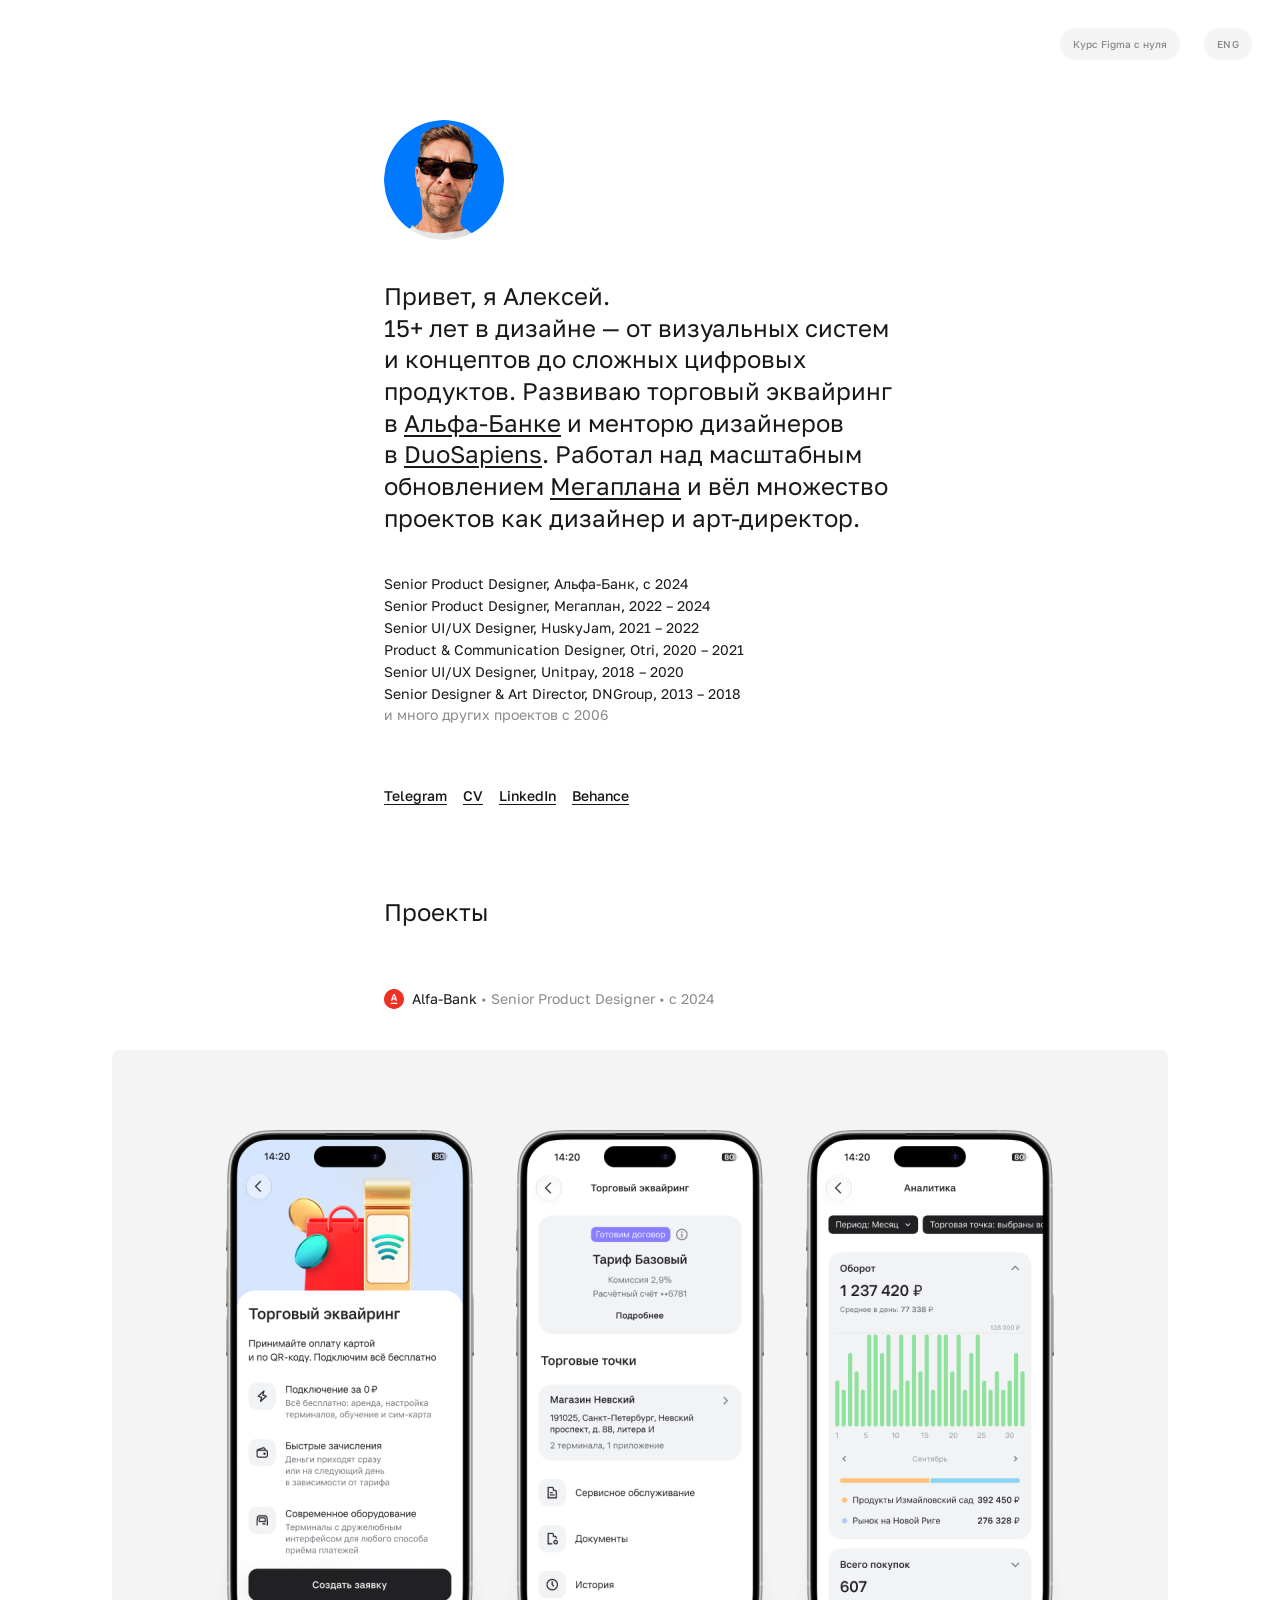
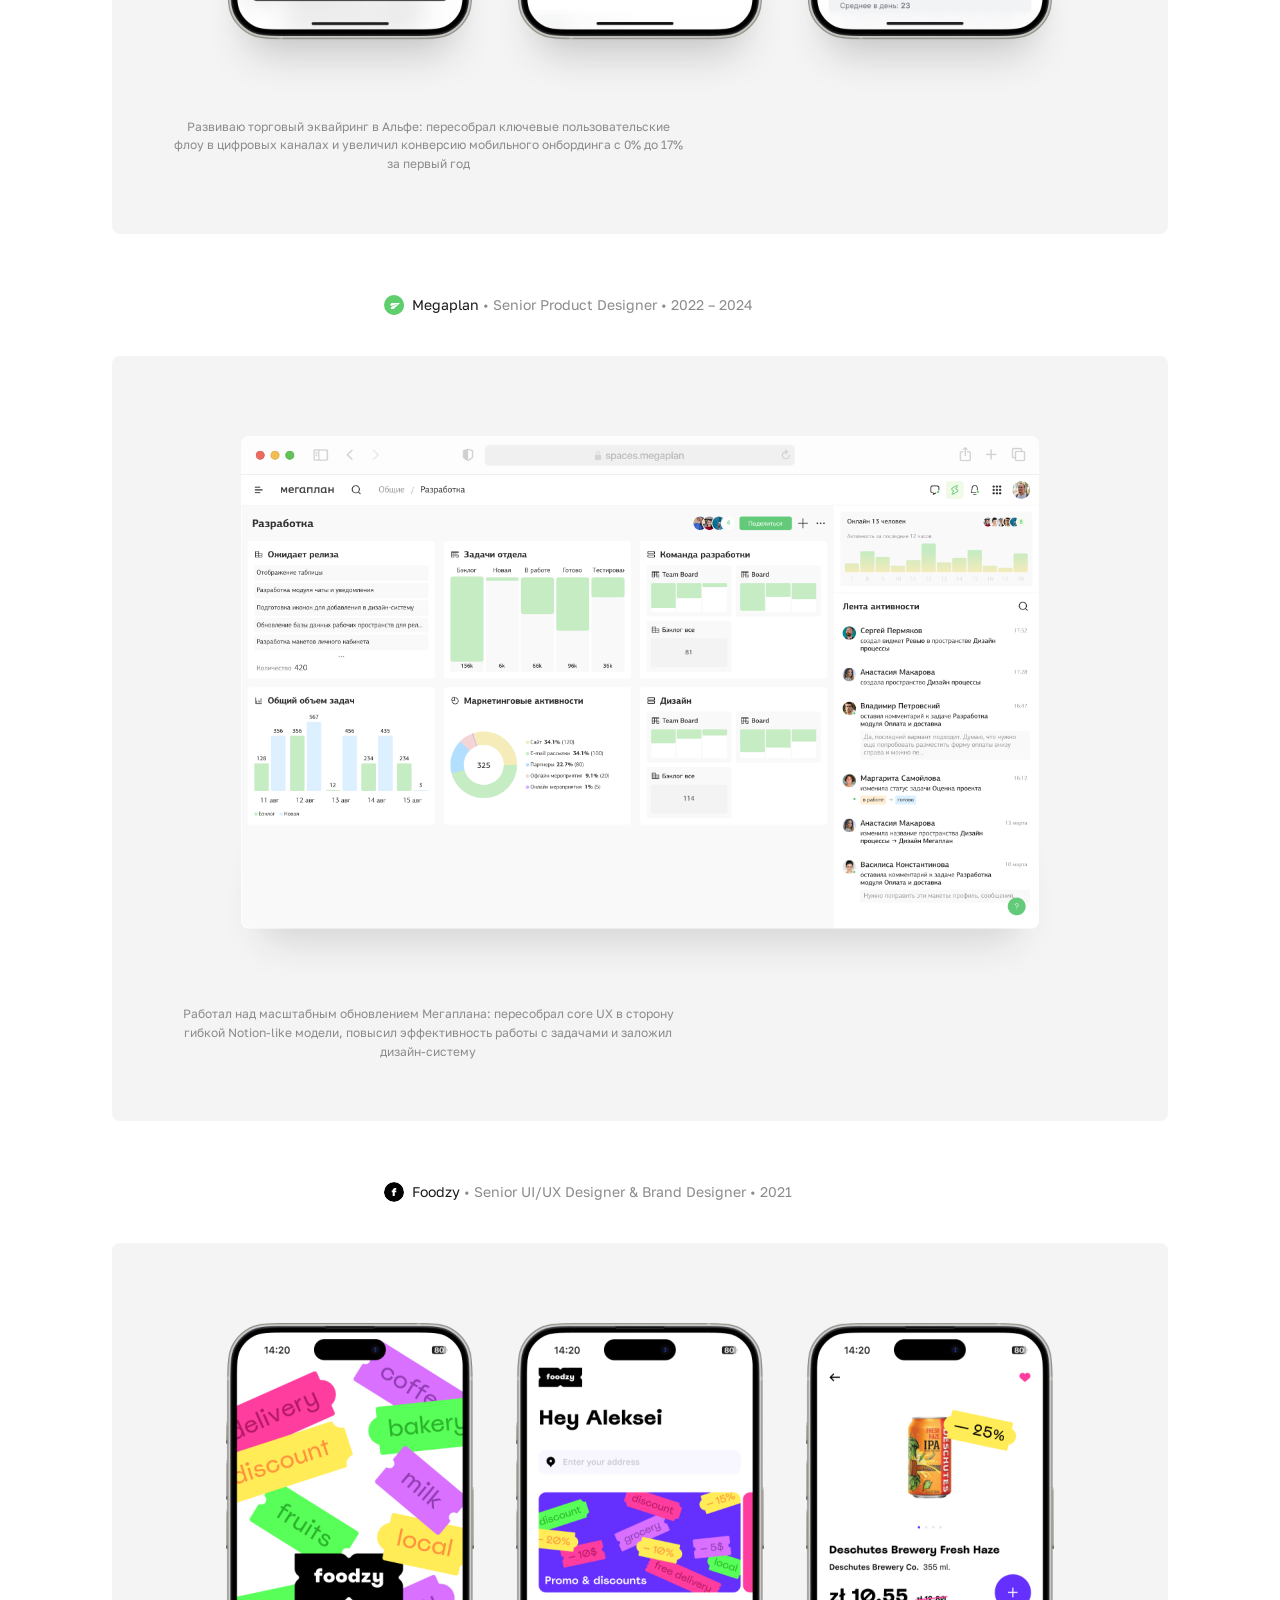
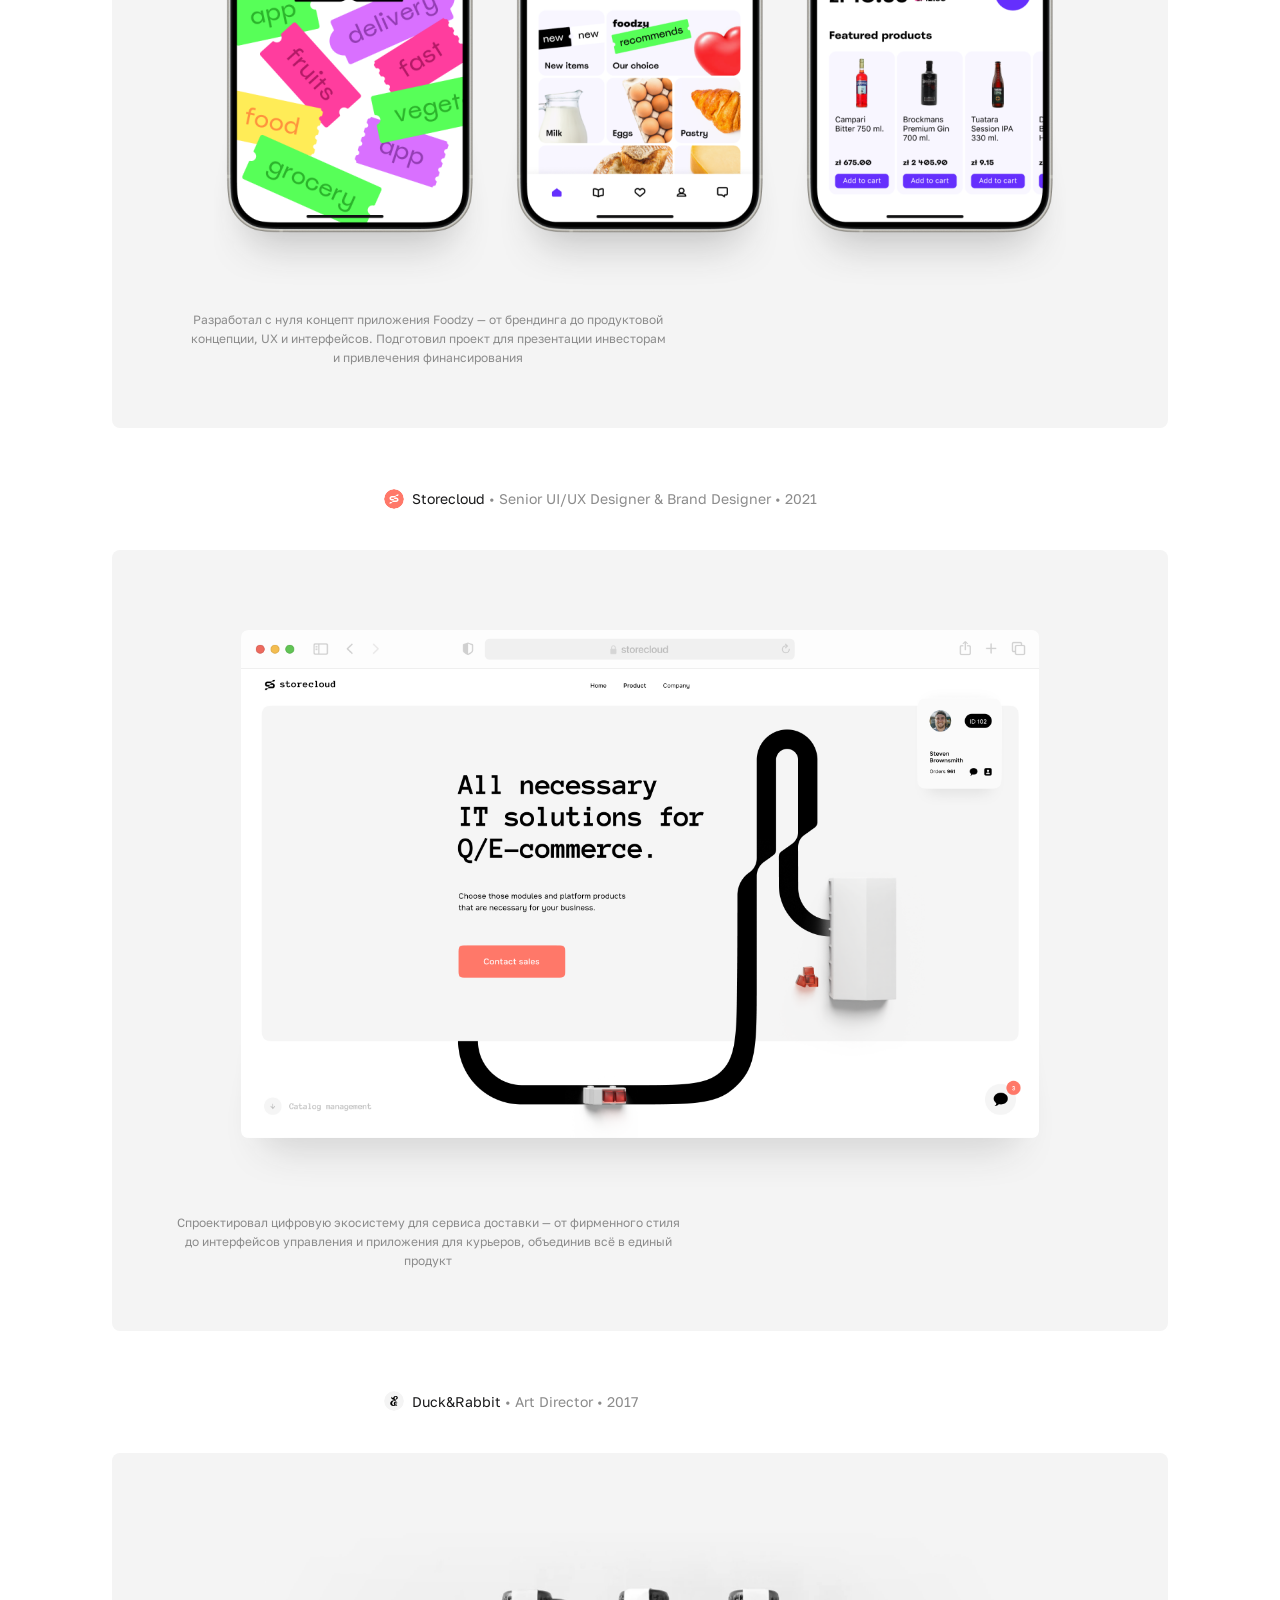
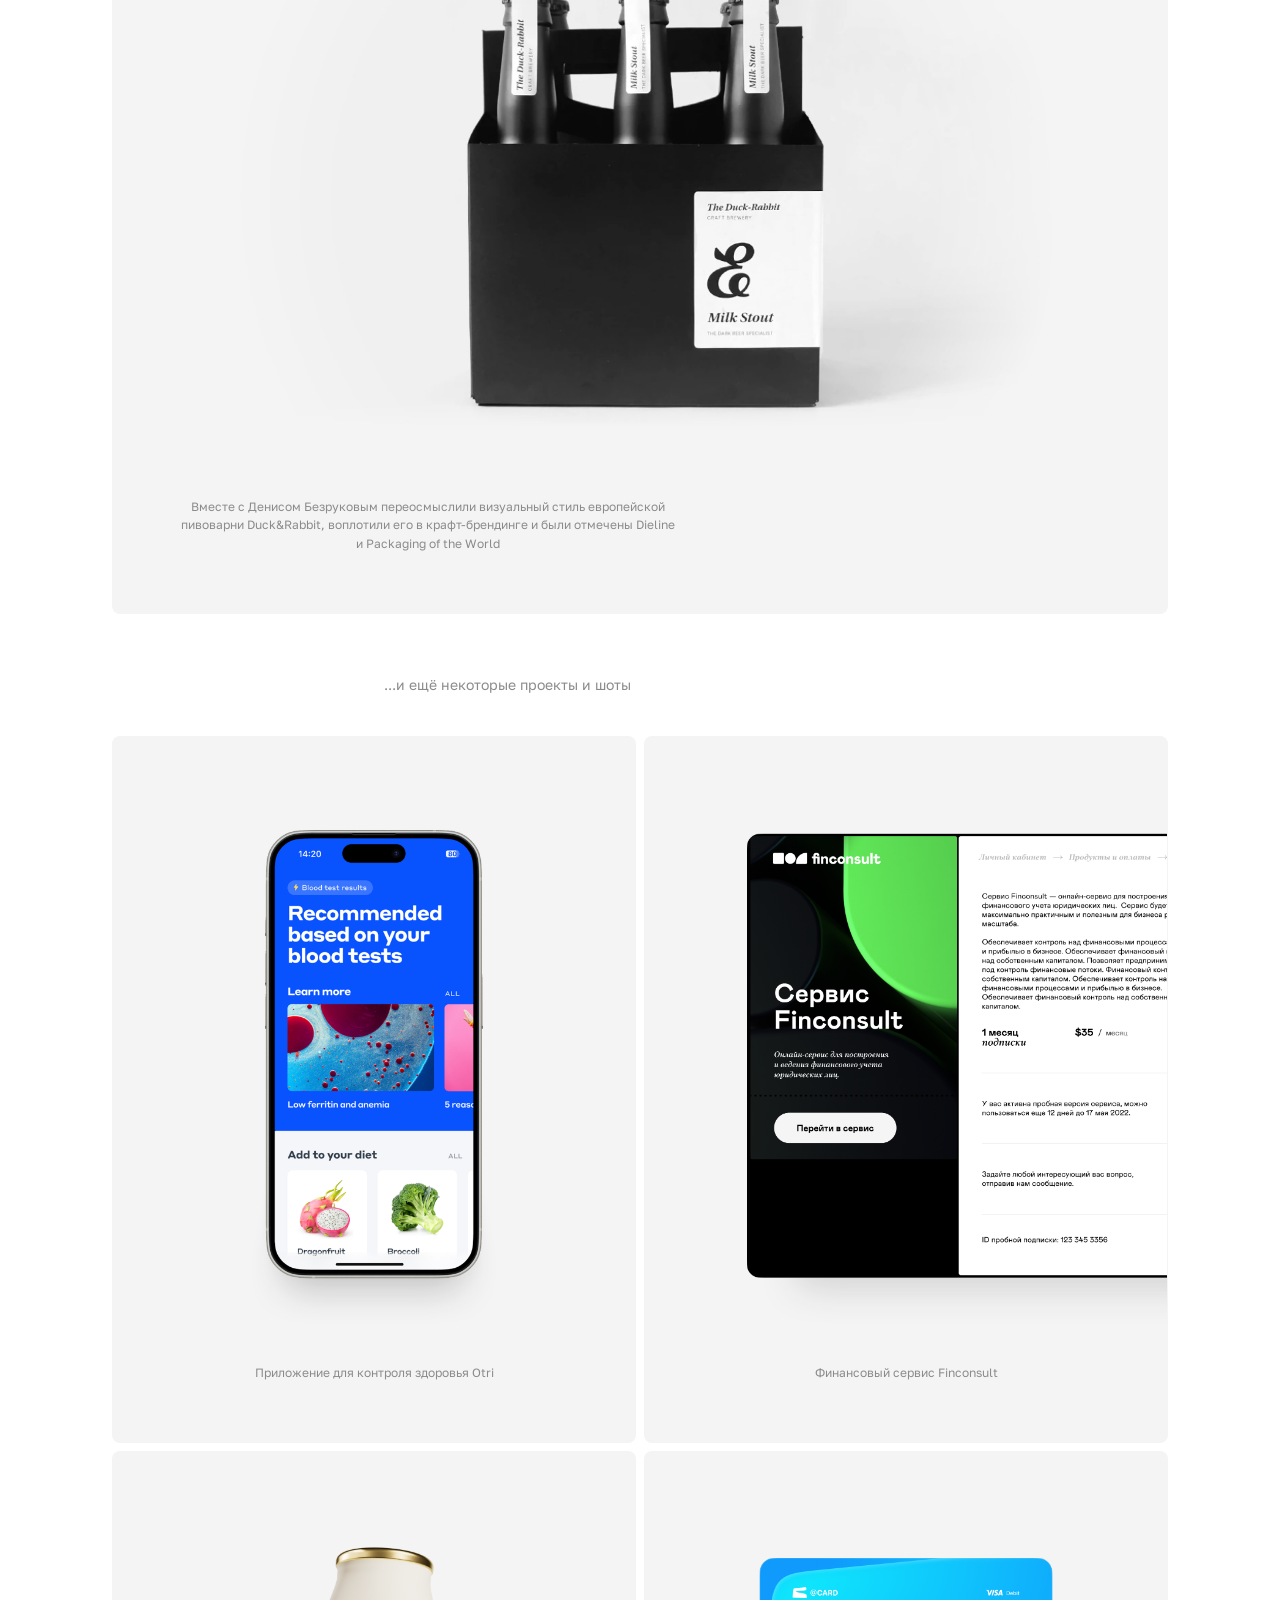
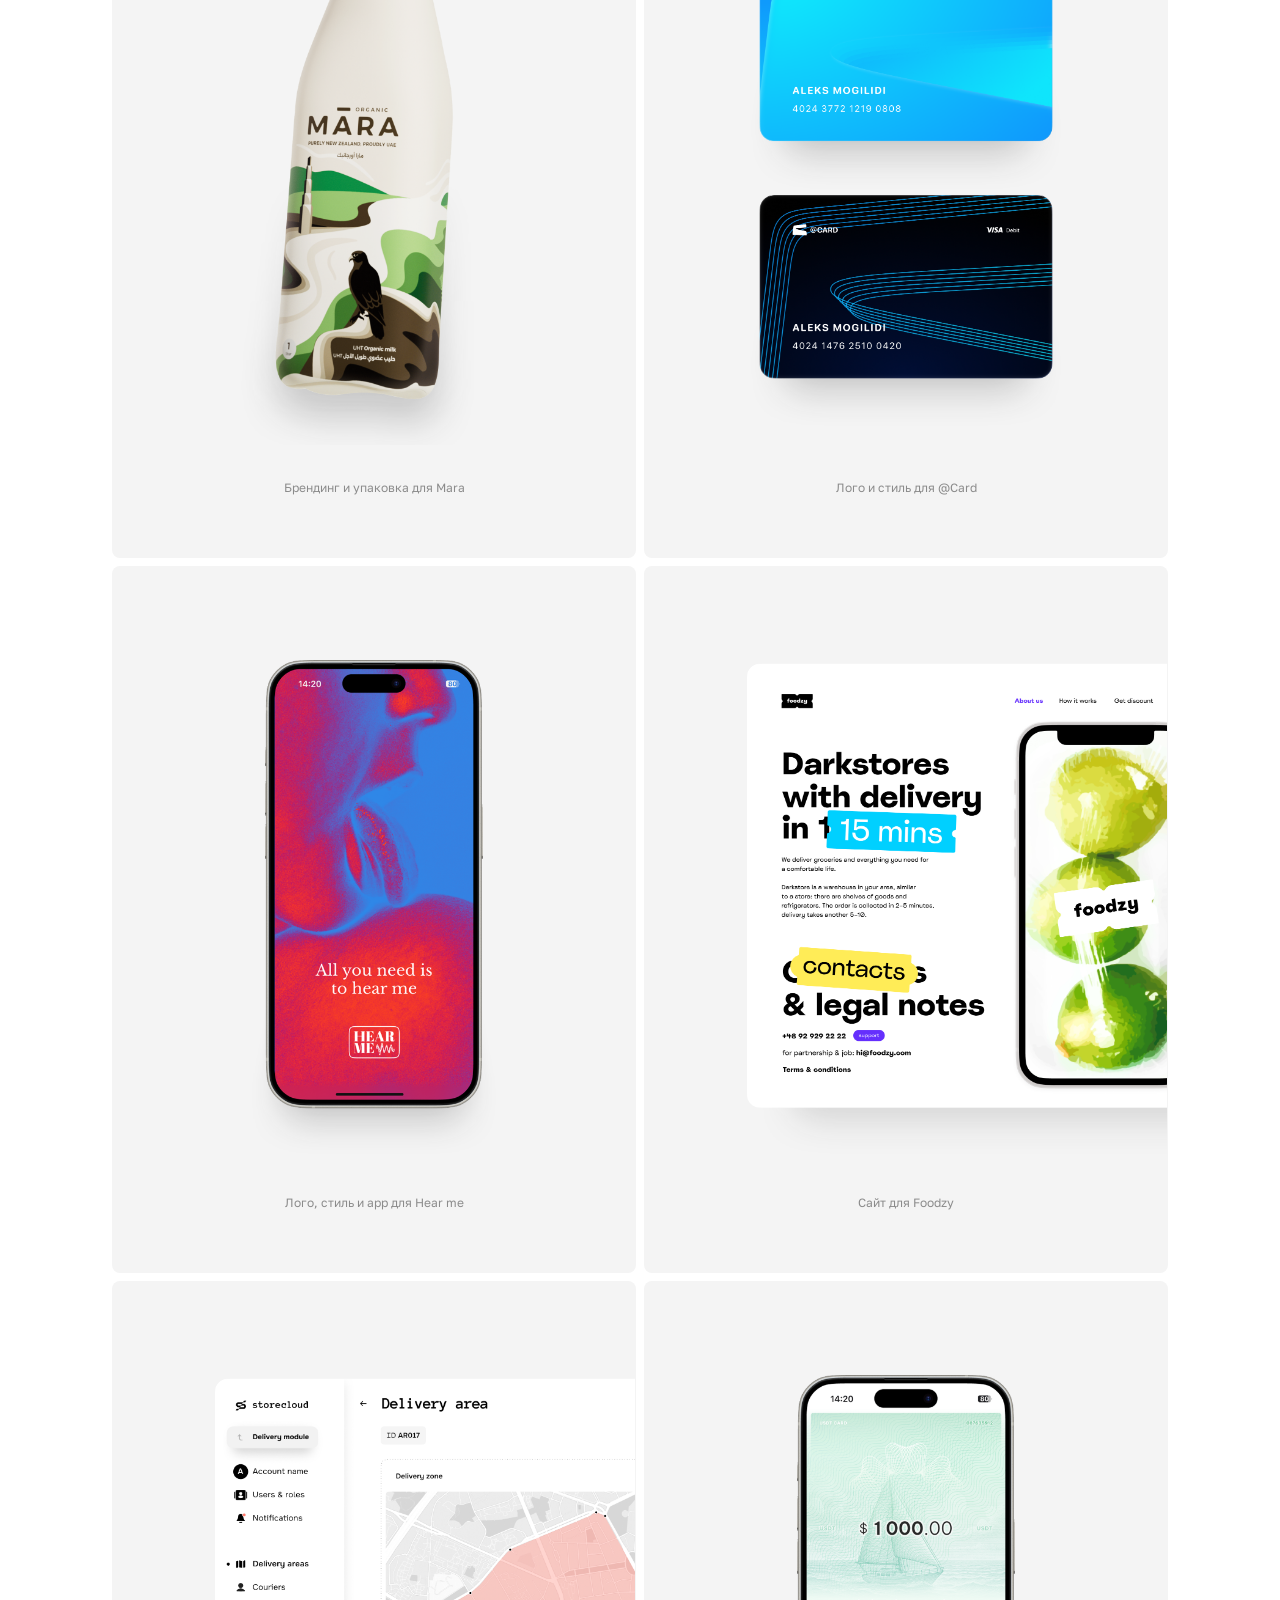
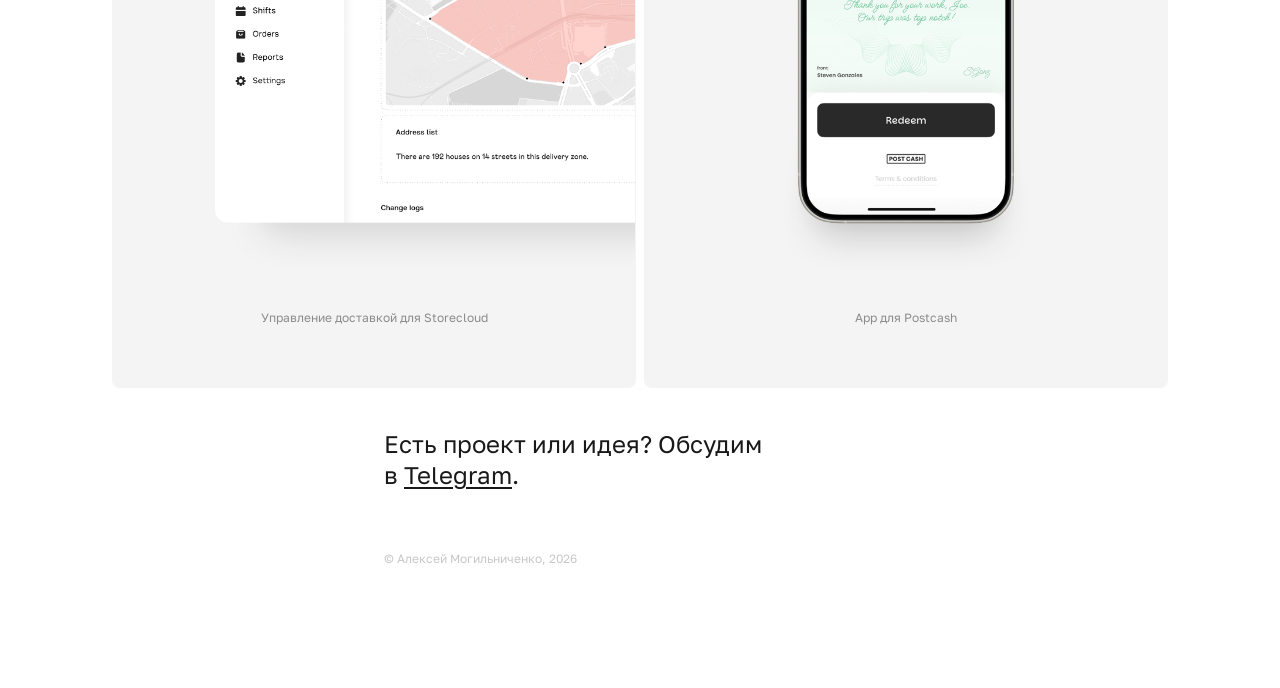
<file: ru/index.html>
<!DOCTYPE html>
<html lang="ru">
<head>
  <meta charset="UTF-8" />
  <meta name="viewport" content="width=device-width, initial-scale=1.0" />
  <title>Алексей — Product Designer</title>
  <link rel="icon" type="image/png" href="../favicon.png" />
  <link rel="preconnect" href="https://fonts.googleapis.com" />
  <link rel="preconnect" href="https://fonts.gstatic.com" crossorigin />
  <link href="https://fonts.googleapis.com/css2?family=Golos+Text:wght@400;500;600&display=swap" rel="stylesheet" />
  <style>
    /* ── Reset ────────────────────────────────────── */
    *, *::before, *::after { box-sizing: border-box; margin: 0; padding: 0; }

    /* ── Tokens ───────────────────────────────────── */
    :root {
      --color-text:    #19191a;
      --color-muted:   #8b8b8b;
      --color-tag-bg:  #e8e8e8;
      --color-card-bg: #f4f4f4;
      --color-page-bg: #ffffff;
      --color-hover:   #0079FF;
      --color-hover-bg: rgba(0, 121, 255, 0.08);

      --font-main: 'Golos Text', sans-serif;

      --motion-duration-instant: 120ms;
      --motion-duration-fast: 180ms;
      --motion-duration-normal: 260ms;
      --motion-duration-medium: 380ms;
      --motion-duration-slow: 560ms;
      --motion-duration-cinematic: 760ms;
      --motion-ease-standard: cubic-bezier(0.2, 0.8, 0.2, 1);
      --motion-ease-out: cubic-bezier(0.16, 1, 0.3, 1);
      --motion-ease-in-out: cubic-bezier(0.65, 0, 0.35, 1);

      --page-width:    1600px;
      --content-width: 1040px;
      --content-pad-top: 120px;
    }

    /* ── Base ─────────────────────────────────────── */
    html { font-size: 16px; }
    body {
      font-family: var(--font-main);
      background: var(--color-page-bg);
      color: var(--color-text);
      -webkit-font-smoothing: antialiased;
      min-height: 100vh;
    }
    /* ── Page shell ───────────────────────────────── */
    .page {
      width: 100%;
      max-width: var(--page-width);
      margin: 0 auto;
    }

    .content {
      max-width: var(--content-width);
      width: 100%;
      margin: 0 auto;
      padding-top: var(--content-pad-top);
      padding-bottom: 120px;
      padding-left: clamp(24px, 5vw, 48px);
      padding-right: clamp(24px, 5vw, 48px);
      display: flex;
      flex-direction: column;
      gap: 62px;
    }

    /* ── Hero / Text section ──────────────────────── */
    .hero {
      display: flex;
      flex-direction: column;
      gap: 40px;
      padding: 0;
    }

    .hero__description {
      display: flex;
      flex-direction: column;
      gap: 0;
      padding-left: 8px;
    }

    .hero__line1 {
      display: flex;
      align-items: center;
      gap: 12px;
      margin-bottom: -4px;
    }

    .hero__greeting {
      font-size: clamp(27px, 3vw, 33px);
      font-weight: 400;
      line-height: 1.32;
      color: var(--color-text);
      white-space: nowrap;
    }

    .hero__portrait {
      display: block;
      width: 120px;
      height: 120px;
      border-radius: 50%;
      object-fit: cover;
      flex-shrink: 0;
      margin-left: 0;
      position: relative;
      z-index: 1;
      transition: opacity 180ms ease;
    }

    .hero__portrait-control {
      position: relative;
      display: block;
      width: 120px;
      height: 120px;
      flex: 0 0 auto;
      margin-left: 8px;
      padding: 0;
      border: 0;
      border-radius: 50%;
      background: transparent;
      color: inherit;
      font: inherit;
      cursor: pointer;
      -webkit-tap-highlight-color: transparent;
    }

    .hero__portrait-smiling {
      position: absolute;
      inset: 0;
      z-index: 2;
      width: 100%;
      height: 100%;
      border-radius: 50%;
      object-fit: cover;
      opacity: 0;
      pointer-events: none;
      transition: opacity 180ms ease;
    }

    .hero__portrait-bubble {
      position: absolute;
      z-index: 3;
      top: calc(50% - 46px);
      left: calc(100% + 8px);
      width: fit-content;
      min-width: min(240px, calc(100vw - 120px));
      max-width: min(320px, calc(100vw - 120px));
      box-sizing: border-box;
      padding: 8px 12px;
      border: 0;
      border-radius: 8px 8px 8px 2px;
      color: var(--color-muted);
      background: var(--color-card-bg);
      box-shadow: none;
      font: 400 12px/1.35 var(--font-main);
      text-align: left;
      transform: translateY(calc(-50% + 8px));
      opacity: 0;
      visibility: hidden;
      pointer-events: none;
      transition: opacity 160ms ease, transform 160ms ease, visibility 160ms ease;
    }

    .hero__portrait-control.is-active .hero__portrait-smiling {
      opacity: 1;
    }

    .hero__portrait-control.is-active .hero__portrait-bubble {
      transform: translateY(-50%);
      opacity: 1;
      visibility: visible;
      pointer-events: auto;
    }

    .hero__portrait-control:focus-visible {
      outline: 2px solid var(--color-hover);
      outline-offset: 4px;
    }

    .hero__portrait-control:focus-visible .hero__portrait-smiling {
      opacity: 1;
    }

    .hero__portrait-control:focus-visible .hero__portrait-bubble {
      transform: translateY(-50%);
      opacity: 1;
      visibility: visible;
      pointer-events: auto;
    }

    .hero__bio a {
      color: inherit;
      text-decoration: underline;
      text-underline-offset: 3px;
      transition: color var(--motion-duration-normal) var(--motion-ease-standard), transform var(--motion-duration-instant) var(--motion-ease-standard);
    }

    .hero__bio a:hover {
      color: var(--color-hover);
      text-decoration: none;
    }

    .hero__bio {
      font-size: clamp(27px, 3vw, 33px);
      font-weight: 400;
      line-height: 1.32;
      color: var(--color-text);
      max-width: 944px;
    }

    /* ── Experience list ──────────────────────────── */
    .hero__experience {
      width: 100%;
      padding-left: 8px;
    }

    .hero__exp-list {
      font-size: 16px;
      font-weight: 400;
      line-height: 1.56;
      color: var(--color-text);
    }

    .hero__exp-list .muted {
      color: var(--color-muted);
    }

    .hero__actions {
      display: flex;
      align-items: center;
      gap: 16px;
      flex-wrap: wrap;
    }

    .hero__action {
      display: flex;
      padding: 20px 24px;
      justify-content: center;
      align-items: center;
      gap: 10px;
      border: 0;
      border-radius: 9999px;
      position: relative;
      overflow: hidden;
      isolation: isolate;
      z-index: 0;
      background: transparent;
      color: var(--color-text);
      text-decoration: none;
      font: 500 16px/1.25 var(--font-main);
      cursor: pointer;
      transition: color var(--motion-duration-normal) var(--motion-ease-standard), transform var(--motion-duration-instant) var(--motion-ease-standard);
    }

    .hero__action::before {
      content: "";
      position: absolute;
      inset: 0;
      border-radius: inherit;
      background: var(--color-card-bg);
      transition: background-color var(--motion-duration-normal) var(--motion-ease-standard);
    }

    .hero__action:hover,
    .hero__action:focus-visible {
      color: var(--color-hover);
      transform: translateY(-1px);
    }

    .hero__action > span {
      position: relative;
      z-index: 1;
    }

    .hero__action-muted {
      opacity: 0.32;
    }

    .hero__action:hover::before,
    .hero__action:focus-visible::before {
      background: var(--color-hover-bg);
    }

    /* ── Projects section ─────────────────────────── */
    .projects {
      display: flex;
      flex-direction: column;
      gap: 16px;
    }

    .projects__cta {
      margin: 32px 0 0;
      padding-left: 8px;
      max-width: 944px;
      font-size: clamp(27px, 3vw, 33px);
      font-weight: 400;
      line-height: 1.32;
      color: var(--color-text);
    }

    .projects__cta a {
      color: inherit;
      text-decoration: underline;
      text-underline-offset: 3px;
      transition: color var(--motion-duration-normal) var(--motion-ease-standard);
    }

    .projects__cta a:hover {
      color: var(--color-hover);
      text-decoration: none;
    }

    .projects__copyright {
      color: rgb(from var(--color-muted) r g b / 0.48);
      font-size: 12px;
      font-weight: 400;
      line-height: 1.4;
      text-align: left;
      margin: 24px 0 0;
      padding-left: 8px;
    }

    .projects__more {
      color: var(--color-muted);
      font-size: 14px;
      font-weight: 400;
      line-height: 1.56;
      margin: 32px 0 0;
      padding-left: 8px;
    }

    .language-toggle {
      display: flex;
      padding: 9px 13px;
      justify-content: center;
      align-items: center;
      gap: 10px;
      border: 0;
      border-radius: 9999px;
      background: var(--color-card-bg);
      color: var(--color-muted);
      font-family: var(--font-main);
      font-size: 10px;
      font-weight: 500;
      line-height: 1.4;
      letter-spacing: 0.04em;
      text-transform: uppercase;
      cursor: pointer;
      transition: background-color var(--motion-duration-normal) var(--motion-ease-standard), color var(--motion-duration-normal) var(--motion-ease-standard), transform var(--motion-duration-instant) var(--motion-ease-standard);
    }

    .header-actions {
      position: fixed;
      top: 28px;
      right: 28px;
      z-index: 10;
      display: flex;
      align-items: center;
      gap: 24px;
    }

    .course-link {
      position: relative;
      isolation: isolate;
      overflow: hidden;
      display: flex;
      align-items: center;
      justify-content: center;
      padding: 9px 13px;
      border-radius: 9999px;
      background: #f4f4f4;
      color: #8b8b8b;
      font-family: var(--font-main);
      font-size: 10px;
      font-weight: 500;
      line-height: 1.4;
      text-decoration: none;
      white-space: nowrap;
      border: 0;
      cursor: default;
      transition: color 360ms cubic-bezier(0.2, 0.8, 0.2, 1);
    }

    .course-link::before {
      position: absolute;
      z-index: -1;
      inset: -10px;
      border-radius: 46% 54% 45% 55% / 54% 45% 55% 46%;
      background: linear-gradient(96deg, #F24E1E -21.25%, #FF7262 11.34%, #A259FF 46.75%, #1ABCFE 83.59%, #0ACF83 120.42%);
      filter: blur(11px);
      content: "";
      opacity: 0.92;
      transform: scaleX(0);
      transform-origin: right center;
      transition: transform 560ms cubic-bezier(0.2, 0.8, 0.2, 1), opacity 360ms ease;
    }

    .course-link:hover,
    .course-link:focus-visible {
      color: #fff;
    }

    .course-link:hover::before,
    .course-link:focus-visible::before {
      transform: scaleX(1);
      transform-origin: left center;
    }

    .hero__action:focus-visible,
    .language-toggle:focus-visible {
      outline: 2px solid var(--color-hover);
      outline-offset: 4px;
    }

    .language-toggle:hover,
    .language-toggle:focus-visible {
      background: var(--color-hover-bg);
      color: var(--color-hover);
      transform: none;
    }

    .language-toggle:active,
    .hero__action:active,
    .case-study__back--fixed:active { transform: scale(0.98); }

    .shots-grid {
      display: grid;
      grid-template-columns: repeat(2, minmax(0, 1fr));
      gap: 8px;
      width: 100%;
      margin-top: 32px;
    }

    .shot-card {
      height: 572px;
      border-radius: 24px;
      overflow: hidden;
      display: flex;
      flex-direction: column;
      align-items: center;
      justify-content: center;
      padding: 40px 24px 24px;
      background: var(--color-card-bg);
      color: var(--color-muted);
      position: relative;
      transform: scale(1);
      transform-origin: center center;
      transition: transform var(--motion-duration-medium) var(--motion-ease-out);
    }

    .shot-card:hover {
      transform: scale(1.006);
    }

    .shot-card:not(:hover) {
      transition: transform var(--motion-duration-fast) var(--motion-ease-out);
    }

    .shot-card__media {
      flex: 0 0 auto;
      min-height: 0;
      display: flex;
      align-items: center;
      justify-content: center;
      transform: translateY(4px);
      transition: transform var(--motion-duration-medium) var(--motion-ease-out);
    }

    .shot-card:hover .shot-card__media {
      transform: translateY(0);
    }

    .shot-card:not(:hover) .shot-card__media {
      transition: transform var(--motion-duration-fast) var(--motion-ease-out);
    }

    .shot-card__image {
      display: block;
      width: 100%;
      height: 500px;
      max-width: 100%;
      max-height: none;
      object-fit: contain;
      opacity: 0;
      transition: opacity var(--motion-duration-normal) var(--motion-ease-out);
    }

    .shot-card--finconsult .shot-card__media,
    .shot-card--storecloud-delivery .shot-card__media,
    .shot-card--foodzy-site .shot-card__media {
      width: calc(100% + 23px);
      margin-right: -23px;
      align-self: flex-end;
      justify-content: flex-end;
    }

    .shot-card--finconsult .shot-card__image,
    .shot-card--storecloud-delivery .shot-card__image,
    .shot-card--foodzy-site .shot-card__image {
      object-position: right center;
    }

    .shot-card__title {
      position: absolute;
      left: 24px;
      right: 24px;
      bottom: 36px;
      margin: 0;
      font-size: 13px;
      font-weight: 400;
      line-height: 1.56;
      text-align: center;
      color: var(--color-muted);
      opacity: 0;
      transform: translateY(6px);
      transition:
        transform var(--motion-duration-medium) var(--motion-ease-out) 50ms,
        opacity var(--motion-duration-medium) var(--motion-ease-out) 50ms;
    }

    .shot-card:hover .shot-card__title {
      opacity: 1;
      transform: translateY(0);
    }

    .shot-card:not(:hover) .shot-card__title {
      transition:
        transform var(--motion-duration-medium) var(--motion-ease-in-out),
        opacity var(--motion-duration-medium) var(--motion-ease-in-out);
    }

    /* ── Card ─────────────────────────────────────── */
    .card {
      background: var(--color-card-bg);
      border-radius: 24px;
      overflow: visible;
      padding: clamp(24px, 4.6vw, 48px);
      display: flex;
      flex-direction: column;
      gap: 0;
      position: relative;
      color: inherit;
      text-decoration: none;
      transition: transform var(--motion-duration-medium) var(--motion-ease-out);
    }

    a.card {
      cursor: pointer;
    }

    .card:hover,
    .card:focus-visible {
      transform: scale(1.006);
      z-index: 1;
    }

    .card:not(:hover):not(:focus-visible) {
      transition: transform var(--motion-duration-fast) var(--motion-ease-out);
    }

    /* Card header row: logo + year */
    .card__header {
      display: flex;
      align-items: center;
      justify-content: space-between;
      margin-bottom: 40px;
    }

    /* Logo circle */
    .card__logo {
      width: 40px;
      height: 40px;
      border-radius: 24px;
      display: flex;
      align-items: center;
      justify-content: center;
      flex-shrink: 0;
      overflow: hidden;
    }

    .card__logo img {
      display: block;
    }

    .card__logo--alfa {
      background-color: #ef3124;
    }

    .card__logo--alfa img {
      width: 18px;
      height: 24px;
    }

    .card__logo--megaplan {
      background-color: #5fce6c;
      padding-left: 2px;
      padding-top: 2px;
    }

    .card__logo--megaplan img {
      width: 22px;
      height: auto;
    }

    .card__logo--plain img {
      width: 40px;
      height: 40px;
      border-radius: 12px;
    }

    /* Year tag pill */
    .card__tag {
      background: var(--color-tag-bg);
      border-radius: 32px;
      padding: 9px 13px;
      font-size: 10px;
      font-weight: 500;
      line-height: 1.4;
      letter-spacing: 0.04em;
      text-transform: uppercase;
      color: var(--color-muted);
      flex-shrink: 0;
    }

    /* Card image area */
    .card__image-wrap {
      width: 100%;
      max-width: 852px;
      margin: 0 auto;
      display: flex;
      align-items: center;
      justify-content: center;
      background: transparent;
      border-radius: 16px;
      overflow: hidden;
      transform: translateY(0);
      transition: transform var(--motion-duration-medium) var(--motion-ease-out);
    }

    .card__image-wrap img {
      display: block;
      width: 100%;
      height: auto;
      vertical-align: bottom;
      border-radius: 16px;
      opacity: 0;
      transition: opacity var(--motion-duration-normal) var(--motion-ease-out);
    }

    .card__image-wrap img.is-loaded,
    .shot-card__image.is-loaded { opacity: 1; }

    .card:hover .card__image-wrap,
    .card:focus-visible .card__image-wrap {
      transform: translateY(-3px);
    }

    .card:not(:hover):not(:focus-visible) .card__image-wrap {
      transition: transform var(--motion-duration-fast) var(--motion-ease-out);
    }



    .card__desc {
      display: block;
      justify-items: center;
      margin-top: 0;
      opacity: 1;
      visibility: visible;
      transform: none;
      transition: none;
    }


    .card__desc p {
      width: min(50%, 588px);
      min-height: 0;
      overflow: visible;
      font-size: 13px;
      font-weight: 400;
      line-height: 1.56;
      color: var(--color-muted);
      text-align: center;
    }

    @media (max-width: 900px) {
      :root {
        --content-pad-top: 72px;
        --motion-duration-medium: 320ms;
        --motion-duration-slow: 420ms;
      }

      .content {
        gap: 48px;
        padding-bottom: 80px;
      }

      .hero {
        gap: 32px;
      }

      .hero__line1 {
        margin-bottom: 0;
      }

      .hero__portrait {
        width: 104px;
        height: 104px;
      }

      .hero__portrait-control {
        width: 104px;
        height: 104px;
      }

      .projects {
        gap: 14px;
      }

      .card__header {
        margin-bottom: 32px;
      }

    }

    @media (max-width: 640px) {
      :root {
        --content-pad-top: 44px;
      }

      .content {
        gap: 40px;
        padding-left: 16px;
        padding-right: 16px;
        padding-bottom: 56px;
      }

      .hero {
        gap: 28px;
      }

      .hero__line1 {
        gap: 10px;
        margin-bottom: 4px;
      }

      .hero__greeting,
      .hero__bio {
        font-size: 25px;
        line-height: 1.34;
      }

      .hero__portrait {
        width: 104px;
        height: 104px;
      }

      .hero__portrait-control {
        width: 104px;
        height: 104px;
        margin-left: 0;
      }

      .hero__exp-list {
        font-size: 15px;
        line-height: 1.5;
      }

      .card {
        border-radius: 18px;
        overflow: hidden;
        padding: 18px;
        cursor: default;
      }


      .card:hover,
      .card:focus-visible {
        transform: none;
      }

      .card:hover .card__image-wrap,
      .card:focus-visible .card__image-wrap,
      .card:not(:hover) .card__image-wrap {
        transform: none;
      }

      .card__header {
        margin-bottom: 20px;
      }

      .card__logo {
        width: 36px;
        height: 36px;
      }

      .card__tag {
        padding: 8px 11px;
      }

      .card__image-wrap {
        max-width: none;
        min-height: clamp(228px, 66vw, 360px);
        overflow: visible;
      }

      .card__image-wrap,
      .card__image-wrap img {
        border-radius: 12px;
      }

      .card__image-wrap img {
        width: min(108%, 520px);
        max-width: none;
      }

      .projects__more {
        font-size: 13px;
        line-height: 1.48;
        margin-top: 32px;
      }

      .language-toggle {
        top: 28px;
        right: 28px;
        font-size: 10px;
        line-height: 1.4;
      }

      .shots-grid {
        grid-template-columns: repeat(2, minmax(0, 1fr));
        gap: 8px;
        margin-top: 32px;
      }

      .shot-card {
        height: clamp(260px, 78vw, 360px);
        border-radius: 18px;
        padding: 28px 12px 52px;
        transform: none;
      }

      .shot-card:hover {
        transform: none;
      }

      .shot-card__media,
      .shot-card:hover .shot-card__media,
      .shot-card:not(:hover) .shot-card__media {
        transform: none;
        transition: none;
      }

      .shot-card__image {
        height: clamp(176px, 55vw, 268px);
      }

      .shot-card--finconsult .shot-card__media,
      .shot-card--storecloud-delivery .shot-card__media,
      .shot-card--foodzy-site .shot-card__media {
        width: calc(100% + 11px);
        margin-right: -11px;
      }

      .shot-card__title,
      .shot-card:hover .shot-card__title,
      .shot-card:not(:hover) .shot-card__title {
        left: 12px;
        right: 12px;
        bottom: 18px;
        font-size: 13px;
        line-height: 1.48;
        opacity: 1;
        transform: none;
        transition: none;
      }

      .card__desc,
      .card:hover .card__desc,
      .card:focus-visible .card__desc {
        display: block;
        margin-top: 9px;
        opacity: 1;
        visibility: visible;
        transform: none;
        transition: none;
      }

      .card__desc p {
        width: 100%;
        min-height: 0;
        overflow: visible;
        font-size: 13px;
        line-height: 1.48;
        text-align: center;
      }
    }

    @media (max-width: 390px) {
      .content {
        padding-left: 12px;
        padding-right: 12px;
      }

      .hero__greeting,
      .hero__bio {
        font-size: 23px;
      }

      .card {
        padding: 16px;
      }

      .shots-grid {
        gap: 8px;
      }

      .shot-card {
        height: clamp(238px, 76vw, 320px);
        padding: 24px 10px 48px;
      }

      .shot-card__image {
        height: clamp(158px, 52vw, 232px);
      }
    }

  <style>
    html { scroll-behavior: smooth; }
    .card[href] { cursor: pointer; }
    .card[href]:focus-visible,
    .case-study a:focus-visible { outline: 2px solid var(--color-hover); outline-offset: 5px; }
    body.case-open .content { display: none; }
    .case-study {
      display: none;
      width: 100%;
      max-width: var(--content-width);
      margin: 0 auto;
      padding: var(--content-pad-top) clamp(24px, 5vw, 48px) 120px;
      color: var(--color-text);
    }
    .case-study.is-active { display: block; animation: case-study-enter var(--motion-duration-normal) var(--motion-ease-out) both; }
    @keyframes case-study-enter {
      from { opacity: 0; transform: translateY(8px); }
      to { opacity: 1; transform: translateY(0); }
    }
    .case-study__back--fixed {
      position: fixed;
      top: 28px;
      left: 26px;
      right: auto;
      z-index: 11;
      width: 32px;
      height: 32px;
      padding: 0;
      border-radius: 50%;
      display: flex;
      align-items: center;
      justify-content: center;
      opacity: 0;
      visibility: hidden;
      pointer-events: none;
      transform: scale(0.96);
      text-decoration: none;
      line-height: 0;
      transition: opacity var(--motion-duration-fast) var(--motion-ease-out), transform var(--motion-duration-fast) var(--motion-ease-out), visibility var(--motion-duration-fast) var(--motion-ease-out), background-color var(--motion-duration-normal) var(--motion-ease-standard), color var(--motion-duration-normal) var(--motion-ease-standard);
    }
    body.case-open .case-study__back--fixed { opacity: 1; visibility: visible; pointer-events: auto; transform: scale(1); }
    .case-study__back-icon { display: block; width: 7px; height: 10px; }
    .case-study__bottom .case-study__back {
      color: var(--color-text);
      text-decoration: none;
      transition: color var(--motion-duration-normal) var(--motion-ease-standard);
    }
    .case-study__bottom .case-study__back:hover { color: var(--color-hover); }
    .case-study__hero { padding: 0 8px; }
    .case-study__title {
      max-width: 700px;
      font-size: 34px;
      line-height: 1.55;
      font-weight: 400;
      letter-spacing: 0;
    }
    .case-study__lead {
      max-width: 600px;
      margin-top: 40px;
      color: var(--color-text);
      font-size: 16px;
      line-height: 1.5;
    }
    .case-study__facts {
      display: flex;
      flex-wrap: wrap;
      gap: 20px 40px;
      margin-top: 30px;
      padding: 0;
      border: 0;
    }
    .case-study__fact-label { display: block; margin-bottom: 6px; color: var(--color-muted); font-size: 12px; }
    .case-study__fact-value { font-size: 14px; line-height: 1.5; }
    .case-study__cover {
      aspect-ratio: 1.62;
      width: 100%;
      min-height: 0;
      margin-top: 62px;
      border-radius: 40px;
    }
    .case-study__section {
      display: block;
      margin-top: 62px;
      padding: 0;
      border: 0;
    }
    .case-study__section h2 {
      margin-left: 8px;
      font-size: 34px;
      line-height: 1.55;
      font-weight: 400;
      letter-spacing: 0;
    }
    .case-study__copy {
      width: min(73%, 688px); /* 8-column span of the 1040px case grid */
      max-width: none;
      margin: 38px 0 0 8px;
      font-size: 16px;
      line-height: 1.5;
    }
    .case-study__copy p + p { margin-top: 16px; }
    .case-study__subheading {
      margin: 0 0 16px;
      font: inherit;
      font-weight: 500;
    }

    .case-study__section > .case-study__copy { margin-left: 8px; }
    .case-study__intro p:first-child, .case-study__intro p:first-child strong { font-weight: 500; }
    .case-study__result-copy { margin-top: 24px; font-weight: 500; }

    .case-study--alfa .case-study__alfa-cover {
      display: flex;
      width: 100%;
      min-height: 0;
      aspect-ratio: 1.05;
      margin: 68px 0 0;
      align-items: center;
      justify-content: center;
      padding: clamp(24px, 4.6vw, 48px);
      overflow: hidden;
      background: var(--color-card-bg);
      border-radius: 24px;
    }
    .case-study--alfa .case-study__alfa-cover-video {
      display: block;
      width: min(40%, 560px);
      max-width: 100%;
      height: auto;
    }
    .case-study__alfa-gallery-placeholder {
      width: 100%;
      aspect-ratio: 1.05;
      margin-top: 62px;
      border-radius: 24px;
      background: var(--color-card-bg);
    }
    .case-study__alfa-gallery-placeholder + .case-study__alfa-gallery-placeholder { margin-top: 8px; }
    .case-study__alfa-gallery-placeholder--application {
      display: flex;
      min-height: 0;
      aspect-ratio: auto;
      justify-content: center;
      padding: clamp(24px, 4.6vw, 48px);
    }
    .case-study__alfa-gallery-placeholder--application img {
      display: block;
      width: min(40%, 560px);
      height: auto;
      border-radius: 18px;
    }
    .case-study__alfa-gallery-placeholder--equipment {
      display: flex;
      min-height: 0;
      aspect-ratio: auto;
      justify-content: center;
      padding: clamp(24px, 4.6vw, 48px);
      overflow: hidden;
    }
    .case-study__alfa-gallery-placeholder--equipment img {
      display: block;
      width: 100%;
      height: auto;
    }
    .case-study__status { margin: 32px 0 0 8px; color: #999; font-size: 12px; line-height: 1.5; }
    .case-study__progress {
      margin: 62px 0 0;
      color: #999;
      text-align: center;
      font-size: 15px;
      line-height: 1.5;
      font-weight: 400;
    }
    .case-study__placeholder {
      display: flex;
      min-height: 220px;
      padding: 24px;
      flex-direction: column;
      align-items: center;
      justify-content: center;
      gap: 10px;
      border-radius: 24px;
      background: var(--color-card-bg);
      color: var(--color-muted);
      text-align: center;
      font-size: 14px;
      line-height: 1.5;
    }
    .case-study__placeholder small { font-size: 12px; overflow-wrap: anywhere; }
    .case-study__gallery {
      display: grid;
      grid-template-columns: repeat(2, minmax(0, 1fr));
      gap: 16px;
      margin-top: 28px;
    }
    .case-study__gallery .case-study__placeholder { min-height: 0; aspect-ratio: 1.55; }
    .case-study__result { display: inline-block; margin: 8px 0 12px; font-size: clamp(48px, 9vw, 96px); line-height: 1; letter-spacing: -0.04em; }
    .case-study__bottom { display: flex; align-items: center; justify-content: space-between; gap: 20px; padding: 64px 10px 0; }
    .case-study__bottom .case-study__back { min-height: 44px; display: inline-flex; align-items: center; font-size: 14px; }
    @media (max-width: 900px) {
      .case-study { padding-bottom: 80px; }
    }
    @media (max-width: 640px) {
      .case-study { padding: var(--content-pad-top) 16px 56px; }
      .case-study__hero { padding: 0 8px; }
      .case-study__title, .case-study__section h2 { font-size: 29px; line-height: 1.4; }
      .case-study__lead { margin-top: 28px; font-size: 15px; }
      .case-study__facts { gap: 16px 24px; margin-top: 24px; }
      .case-study__cover { aspect-ratio: 1.15; margin-top: 40px; border-radius: 22px; }
      .case-study__section { margin-top: 40px; padding: 0; }
      .case-study__copy { width: calc(100% - 8px); max-width: none; margin-top: 28px; font-size: 15px; }
      .case-study--alfa .case-study__alfa-cover {
        aspect-ratio: 1.05;
        margin-top: 44px;
        padding: 18px;
        border-radius: 18px;
      }
      .case-study--alfa .case-study__alfa-cover-video { width: auto; height: 100%; max-width: 100%; max-height: 100%; object-fit: contain; }
      .case-study__alfa-gallery-placeholder { margin-top: 44px; border-radius: 18px; }
      .case-study__alfa-gallery-placeholder--application { padding: 18px; }
      .case-study__alfa-gallery-placeholder--application img { width: min(40%, 360px); border-radius: 14px; }
      .case-study__alfa-gallery-placeholder--equipment { padding: 18px; }
      .case-study__progress { margin-top: 40px; font-size: 14px; }
      .case-study__gallery { grid-template-columns: 1fr; gap: 12px; }
      .case-study__gallery .case-study__placeholder { aspect-ratio: 1.25; }
      .case-study__placeholder { min-height: 200px; border-radius: 18px; }
      .case-study__bottom { padding: 48px 4px 0; }
    }

    /* Figma home page refresh: measured content widths and always-visible captions */
    :root { --home-content-width: 1152px; }
    .content { max-width: var(--home-content-width); gap: 0; }
    .hero { gap: 0; }
    .hero__description {
      width: 100%; max-width: none;
      padding: 40px max(0px, calc((100% - 512px) / 2)) 0;
    }
    .hero__line1 { margin: 0; }
    .hero__greeting, .hero__bio { font-size: 24px; line-height: 1.32; }
    .hero__bio { max-width: 512px; }
    .hero__portrait-control { margin-left: max(0px, calc((100% - 512px) / 2)); }
    .hero__experience { padding: 40px max(0px, calc((100% - 512px) / 2)) 0; }
    .hero__exp-list { font-size: 14px; line-height: 1.56; }
    .hero__actions {
      width: 100%; padding: 60px max(0px, calc((100% - 512px) / 2)) 50px;
      justify-content: flex-start; gap: 16px;
    }
    .hero__action {
      padding: 0; border-radius: 0; overflow: visible; isolation: auto;
      font-size: 14px; line-height: 1.4; text-decoration: underline; text-underline-offset: 3px;
    }
    .hero__action::before { display: none; }
    .hero__action > span { z-index: auto; }
    .hero__action:hover, .hero__action:focus-visible { transform: none; }
    .projects { gap: 0; }
    .projects__title {
      width: 100%; min-height: 72px; padding: 40px max(0px, calc((100% - 512px) / 2)) 0;
      font-size: 24px; font-weight: 400; line-height: 1.32;
    }
    .project-meta { min-height: 122px; padding: 60px 0 40px; }
    .project-meta__inner {
      width: min(512px, 100%); margin: 0 auto; display: flex; align-items: center;
      flex-wrap: wrap; gap: 4px 8px; font-size: 14px; line-height: 1.56;
    }
    .project-meta__logo { width: 20px; height: 20px; border-radius: 50%; }
    .project-meta__logo svg, .project-meta__logo img { width: 20px; height: 20px; }
    .project-meta__name { color: var(--color-text); }
    .project-meta__role, .project-meta__period, .project-meta__separator { color: var(--color-muted); }
    .project-meta__separator { margin-left: -4px; }
    .card {
      border-radius: 8px; padding: 80px 60px 60px; gap: 20px;
      transition: transform var(--motion-duration-medium) var(--motion-ease-out), opacity var(--motion-duration-normal) var(--motion-ease-out);
    }
    .card__header { display: none; }
    .card__image-wrap { border-radius: 0; }
    .card__image-wrap img { border-radius: 0; }
    .card__desc {
      display: block; margin: 0; opacity: 1; visibility: visible; transform: none;
      transition: none; overflow: visible;
    }
    .card:hover .card__desc, .card:focus-visible .card__desc {
      display: block; grid-template-rows: 1fr; margin-top: 0; opacity: 1; visibility: visible;
      transform: none; transition: none;
    }
    .card__desc p {
      width: min(512px, 100%); font-size: 12px; line-height: 1.56; text-align: center;
    }
    .shots-grid { gap: 8px; margin-top: 0; }
    .shot-card {
      height: 707px; border: 1px solid var(--color-card-bg); border-radius: 8px;
      padding: 60px; justify-content: flex-start; gap: 0; background: #fff;
    }
    .shot-card__media { width: min(400px, 100%); height: 568px; transform: none; }
    .shot-card__image { height: 500px; }
    .shot-card__title {
      position: static; width: min(400px, 100%); margin: 0; opacity: 1; transform: none;
      font-size: 12px; line-height: 1.56; text-align: center; transition: none;
    }
    .shot-card:hover .shot-card__title, .shot-card:not(:hover) .shot-card__title { opacity: 1; transform: none; }
    .projects__more {
      width: min(512px, 100%); min-height: 122px; margin: 0 auto;
      padding: 60px 0 40px; font-size: 14px; line-height: 1.56;
    }
    .projects__cta {
      width: min(512px, 100%); margin: 40px auto 0; padding: 0;
      font-size: 24px; line-height: 1.32;
    }
    .projects__copyright { width: min(512px, 100%); margin: 60px auto 0; padding: 0; }
    .card-hover-label {
      position: fixed; z-index: 100; top: 0; left: 0; pointer-events: none;
      padding: 8px 12px; border-radius: 999px; color: white; background: #19191a;
      font: 500 12px/1.2 var(--font-main); opacity: 0; visibility: hidden;
      transition: opacity 120ms ease, visibility 120ms ease; will-change: transform;
    }
    .card-hover-label.is-visible { opacity: 1; visibility: visible; }
    @media (max-width: 900px) {
      .card { padding: 56px 32px 44px; }
      .shot-card { padding: 40px 24px; }
      .shot-card__media { width: 100%; }
    }
    @media (max-width: 640px) {
      .content { gap: 0; }
      .hero { gap: 0; }
      .hero__description, .hero__experience { padding-left: 0; padding-right: 0; }
      .hero__description { padding-top: 32px; }
      .hero__portrait-control { margin-left: 0; }
      .hero__actions { padding: 40px 0 40px; gap: 14px; }
      .hero__greeting, .hero__bio { font-size: 23px; line-height: 1.34; }
      .projects__title { min-height: auto; padding: 28px 0 20px; }
      .project-meta { min-height: 0; padding: 28px 8px 20px; }
      .project-meta__inner { gap: 4px 6px; font-size: 12px; }
      .project-meta__logo, .project-meta__logo svg, .project-meta__logo img { width: 18px; height: 18px; }
      .card { border-radius: 8px; padding: 20px 16px 24px; gap: 12px; }
      .card__image-wrap { min-height: 0; }
      .card__image-wrap img { width: 100%; max-width: 100%; }
      .card__desc { margin: 0; }
      .card__desc p { width: 100%; font-size: 12px; line-height: 1.5; }
      .projects__more { min-height: 0; padding: 32px 0 24px; font-size: 13px; }
      .shots-grid { gap: 8px; }
      .shot-card { height: auto; min-height: 0; border-radius: 8px; padding: 20px 10px; gap: 12px; }
      .shot-card__media { width: 100%; height: clamp(176px, 55vw, 268px); }
      .shot-card__image { height: 100%; }
      .shot-card--finconsult .shot-card__media, .shot-card--storecloud-delivery .shot-card__media, .shot-card--foodzy-site .shot-card__media {
        width: 100%; margin-right: 0;
      }
      .shot-card__title { position: static; width: 100%; font-size: 11px; line-height: 1.45; }
      .projects__cta { margin-top: 32px; font-size: 23px; }
      .projects__copyright { margin-top: 60px; }
      .card-hover-label { display: none; }
    }


    /* Requested hover behavior refinements */
    .hero__action-muted { display: none; }
    .card, .card:hover, .card:focus-visible,
    .shot-card, .shot-card:hover,
    .card__image-wrap, .card:hover .card__image-wrap, .card:focus-visible .card__image-wrap,
    .shot-card__media, .shot-card:hover .shot-card__media, .shot-card:not(:hover) .shot-card__media {
      transform: none; transition: none;
    }
    .card:hover, .card:focus-visible { z-index: auto; }
    .shot-card { background: var(--color-card-bg); border: 0; }
    .card--coming-soon, a.card--coming-soon { cursor: default !important; }
    .shot-card--finconsult .shot-card__media,
    .shot-card--foodzy-site .shot-card__media,
    .shot-card--storecloud-delivery .shot-card__media {
      width: calc(100% + 60px); margin-right: -59px; align-self: flex-end; justify-content: flex-end;
    }
    @media (max-width: 900px) {
      .shot-card--finconsult .shot-card__media,
      .shot-card--foodzy-site .shot-card__media,
      .shot-card--storecloud-delivery .shot-card__media {
        width: calc(100% + 24px); margin-right: -23px;
      }
    }
    .card-hover-label { background: var(--color-hover); }
    .card-hover-label.is-coming-soon { background: #19191a; }
    @media (hover: hover) and (pointer: fine) {
      .hero__portrait-control:hover .hero__portrait-smiling { opacity: 1; }
      .hero__portrait-control:hover .hero__portrait-bubble {
        transform: translateY(-50%);
        opacity: 1;
        visibility: visible;
      }
    }
    @media (prefers-reduced-motion: reduce) {
      .hero__portrait,
      .hero__portrait-smiling,
      .hero__portrait-bubble {
        transition: none;
      }
    }
    .shot-card__title, .shot-card:hover .shot-card__title, .shot-card:not(:hover) .shot-card__title {
      opacity: 1; transform: none; transition: none;
    }
    @media (max-width: 640px) {
      .shot-card--finconsult .shot-card__media,
      .shot-card--foodzy-site .shot-card__media,
      .shot-card--storecloud-delivery .shot-card__media {
        width: calc(100% + 10px); margin-right: -9px; align-self: flex-end; justify-content: flex-end;
      }
    }

  </style>

</head>
<body>

<div class="page" id="main-page">
  <span class="card-hover-label" aria-hidden="true">Подробнее</span>
  <div class="header-actions">
    <button class="course-link" type="button">Курс Figma с нуля</button>
    <button class="language-toggle" type="button" aria-label="Switch to English">ENG</button>
  </div>
  <div class="content">

    <!-- ── Hero ──────────────────────────────── -->
    <section class="hero">

      <button class="hero__portrait-control" type="button" aria-label="Показать улыбку" aria-expanded="false" aria-describedby="hero-portrait-bubble">
      <img
            class="hero__portrait"
            src="../assets/portrait-neutral-original-360.png"
            alt="Портрет"
          />
      <img class="hero__portrait-smiling" src="../assets/portrait-smile-matched-360.png" alt="" aria-hidden="true" />
      <span class="hero__portrait-bubble" id="hero-portrait-bubble" aria-hidden="true">Обычно я представляюсь как Лёша, но мой терапевт напоминает, что вообще‑то я Алексей</span>
      </button>

      <div class="hero__description">
        <div class="hero__line1">
          <span class="hero__greeting">Привет, я&nbsp;Алексей.</span>
        </div>
        <p class="hero__bio">
          15+ лет в дизайне — от визуальных систем и концептов до сложных цифровых продуктов. Развиваю торговый эквайринг в&nbsp;<a href="https://alfabank.ru/" target="_blank" rel="noopener">Альфа-Банке</a> и&nbsp;менторю дизайнеров в&nbsp;<a href="https://duosapiens.ru/" target="_blank" rel="noopener">DuoSapiens</a>. Работал над масштабным обновлением <a href="https://megaplan.ru/" target="_blank" rel="noopener">Мегаплана</a> и вёл множество проектов как дизайнер и арт-директор.
        </p>
      </div>

      <div class="hero__experience">
        <p class="hero__exp-list">
          Senior Product Designer, Альфа-Банк, с 2024<br aria-hidden="true" />
          Senior Product Designer, Мегаплан, 2022 – 2024<br>
          Senior UI/UX&nbsp;Designer, HuskyJam, 2021 – 2022<br>
          Product &amp; Communication Designer, Otri, 2020 – 2021<br>
          Senior UI/UX&nbsp;Designer, Unitpay, 2018 – 2020<br>
          Senior Designer &amp; Art&nbsp;Director, DNGroup, 2013 – 2018<br>
          <span class="muted">и&nbsp;много других проектов с&nbsp;2006</span>
        </p>
      </div>

      <div class="hero__actions" aria-label="Контакты">
        <a class="hero__action" href="https://t.me/alekseimogi" target="_blank" rel="noopener"><span>Telegram</span></a>
        <a class="hero__action" href="https://drive.google.com/file/d/18DLEenQGe-qZoIj5vJXymttjr0mLrgbz/view?usp=drive_link" target="_blank" rel="noopener"><span>CV</span></a>
        <a class="hero__action" href="https://www.linkedin.com/in/alexmog/" target="_blank" rel="noopener"><span>LinkedIn</span></a>
        <a class="hero__action" href="https://www.behance.net/alex_mog" target="_blank" rel="noopener"><span>Behance </span></a>
      </div>

    </section>

    <!-- ── Projects ───────────────────────────── -->
    <section class="projects" id="projects">
      <h2 class="projects__title">Проекты</h2>

      <!-- Card 1: Alfa-Bank -->
      <div class="project-meta"><div class="project-meta__inner"><div class="card__logo project-meta__logo card__logo--alfa"><svg width="40" height="40" viewBox="0 0 40 40" fill="none" xmlns="http://www.w3.org/2000/svg">
<rect width="40" height="40" rx="20" fill="#EF3124"/>
<path fill-rule="evenodd" clip-rule="evenodd" d="M20.103 10C18.6183 10 18.1571 10.879 17.7614 11.9998L13.6815 23.557H16.387L17.3289 20.8097H22.5345L23.4079 23.557H26.2847L22.3968 11.9998C22.021 10.8826 21.5877 10 20.103 10ZM20.0317 13.0108H19.9632L18.1137 18.4887H21.7784L20.0317 13.0108ZM26.593 29.9999H13.4072V27.2696H26.593V29.9999Z" fill="white"/>
</svg></div><span class="project-meta__name">Alfa-Bank</span><span class="project-meta__role"><span class="project-meta__separator" aria-hidden="true">•</span> Senior Product Designer</span><span class="project-meta__period"><span class="project-meta__separator" aria-hidden="true">•</span> с 2024</span></div></div>
      <a class="card" href="#case-alfa-bank" aria-label="Open case study: alfa-bank">

        <div class="card__image-wrap">
          <img
            src="../assets/cases/alfa-bank/alfa_main.png"
            width="2556" height="1704" loading="eager" fetchpriority="high"
            alt="Альфа-Банк Эквайринг"
          />
        </div>

        <div class="card__desc">
          <p>
            Развиваю торговый эквайринг в&nbsp;Альфе: пересобрал ключевые пользовательские флоу в&nbsp;цифровых каналах и&nbsp;увеличил конверсию мобильного онбординга с&nbsp;0% до&nbsp;17% за&nbsp;первый год
          </p>
        </div>
      </a>

      <!-- Card 2: Megaplan -->
      <div class="project-meta"><div class="project-meta__inner"><div class="card__logo project-meta__logo card__logo--megaplan"><svg width="40" height="40" viewBox="0 0 40 40" fill="none" xmlns="http://www.w3.org/2000/svg">
<rect width="40" height="40" rx="20" fill="#5FCE6C"/>
<path d="M12.8157 15.1642L10.3688 17.7994C10.1165 18.0711 9.99031 18.2069 10.0006 18.3677C10.0109 18.5284 10.1533 18.6471 10.4381 18.8844L11.7063 19.9413C12.1631 20.3219 12.3915 20.5122 12.6702 20.5685C12.9489 20.6247 13.2332 20.5377 13.8018 20.3639L27.2772 16.2441C27.314 16.2328 27.3539 16.247 27.3753 16.2791C27.4053 16.3242 27.3874 16.3855 27.3378 16.4073L14.2252 22.1716C13.8576 22.3332 13.6738 22.414 13.5314 22.5495C13.389 22.6851 13.2992 22.8646 13.1196 23.2237L11.4965 26.47C11.2536 26.9558 11.1321 27.1987 11.2419 27.3763C11.3517 27.5539 11.6233 27.5539 12.1665 27.5539H17.0142C17.4435 27.5539 17.6582 27.5539 17.8537 27.4784C18.0492 27.4028 18.2081 27.2584 18.5257 26.9696L31.5847 15.0978C31.8869 14.823 32.0381 14.6856 31.9918 14.5659C31.9455 14.4462 31.7413 14.4462 31.3328 14.4462H14.4623C13.9795 14.4462 13.7381 14.4462 13.5233 14.5398C13.3085 14.6335 13.1442 14.8104 12.8157 15.1642Z" fill="white" transform="translate(-1, -1)"/>
</svg></div><span class="project-meta__name">Megaplan</span><span class="project-meta__role"><span class="project-meta__separator" aria-hidden="true">•</span> Senior Product Designer</span><span class="project-meta__period"><span class="project-meta__separator" aria-hidden="true">•</span> 2022 – 2024</span></div></div>
      <div class="card card--coming-soon">

        <div class="card__image-wrap">
          <img
            src="../assets/cases/alfa-bank/megaplan_main.png"
            width="2652" height="1710" loading="lazy"
            alt="Мегаплан"
          />
        </div>

        <div class="card__desc">
          <p>
            Работал над&nbsp;масштабным обновлением Мегаплана: пересобрал core UX&nbsp;в&nbsp;сторону гибкой Notion-like модели, повысил эффективность работы с&nbsp;задачами и&nbsp;заложил дизайн-систему
          </p>
        </div>
      </div>

      <!-- Card 3: Foodzy / 2021 -->
      <div class="project-meta"><div class="project-meta__inner"><div class="card__logo project-meta__logo card__logo--plain"><svg width="40" height="40" viewBox="0 0 40 40" fill="none" xmlns="http://www.w3.org/2000/svg">
<rect width="40" height="40" rx="20" fill="black"/>
<path d="M23.3863 15.4849C23.7589 15.4849 24.1534 15.5068 24.5479 15.5726V12.2411C23.9562 12.0877 23.2548 12 22.5753 12C19.3096 12 17.3589 13.863 17.3589 16.8V17.0411H15.4521V20.4164H17.3589V28H21.5014V20.4164H24.5479V17.0411H21.5014V16.9534C21.5014 15.9452 22.0712 15.4849 23.3863 15.4849Z" fill="white"/>
</svg></div><span class="project-meta__name">Foodzy</span><span class="project-meta__role"><span class="project-meta__separator" aria-hidden="true">•</span> Senior UI/UX Designer & Brand Designer</span><span class="project-meta__period"><span class="project-meta__separator" aria-hidden="true">•</span> 2021</span></div></div>
      <div class="card card--coming-soon">

        <div class="card__image-wrap">
          <img
            src="../assets/cases/foodzy/foodzy_main.png"
            width="2556" height="1704" loading="lazy"
            alt="Проект 2021"
          />
        </div>

        <div class="card__desc">
          <p>
            Разработал с&nbsp;нуля концепт приложения Foodzy — от&nbsp;брендинга до&nbsp;продуктовой концепции, UX и&nbsp;интерфейсов. Подготовил проект для&nbsp;презентации инвесторам и&nbsp;привлечения финансирования
          </p>
        </div>
      </div>





      <!-- Card 4: Megaplan / 2021 -->
      <div class="project-meta"><div class="project-meta__inner"><div class="card__logo project-meta__logo card__logo--plain">
            <img
              src="data:image/svg+xml;charset=UTF-8,%3Csvg%20width%3D%2240%22%20height%3D%2240%22%20viewBox%3D%220%200%2040%2040%22%20fill%3D%22none%22%20xmlns%3D%22http%3A%2F%2Fwww.w3.org%2F2000%2Fsvg%22%3E%0A%3Crect%20width%3D%2240%22%20height%3D%2240%22%20rx%3D%2220%22%20fill%3D%22%23FF7869%22%2F%3E%0A%3Cpath%20d%3D%22M11.7916%2028.9966H11.7918C13.0589%2029.0108%2014.4951%2029.027%2015.1652%2028.013C15.8178%2027.0256%2016.144%2026.5319%2016.6427%2026.2637C17.1414%2025.9955%2017.7332%2025.9955%2018.9167%2025.9955H24.51C26.9934%2025.9955%2029.0066%2023.9823%2029.0066%2021.4989C29.0066%2019.0155%2026.9934%2017.0022%2024.51%2017.0022H23.2828C22.6661%2017.0022%2022.3578%2017.0022%2022.0861%2017.1129C21.9872%2017.1531%2021.8929%2017.2038%2021.8048%2017.2641C21.5627%2017.4298%2021.3926%2017.687%2021.0526%2018.2013C20.5425%2018.9729%2020.2874%2019.3587%2019.9242%2019.6072C19.792%2019.6977%2019.6506%2019.7737%2019.5023%2019.8341C19.0947%2020%2018.6322%2020%2017.7073%2020H15.5167C14.6889%2020%2014.0178%2019.3289%2014.0178%2018.5011C14.0178%2017.6733%2014.6889%2017.0022%2015.5167%2017.0022H20.4077C21.0247%2017.0022%2021.3332%2017.0022%2021.6051%2016.8915C21.7036%2016.8513%2021.7976%2016.8008%2021.8854%2016.7408C22.1278%2016.5751%2022.298%2016.3178%2022.6384%2015.8031C23.1489%2015.0312%2023.4042%2014.6452%2023.7678%2014.3967C23.8995%2014.3066%2024.0405%2014.2308%2024.1883%2014.1706C24.5962%2014.0045%2025.0589%2014.0045%2025.9845%2014.0045H26.566C27.1704%2014.0045%2027.4726%2014.0045%2027.7229%2013.8624C27.9732%2013.7203%2028.1281%2013.4608%2028.4379%2012.9419L29.3964%2011.3365C29.4837%2011.1902%2029.5274%2011.1171%2029.496%2011.0619C29.4647%2011.0067%2029.3795%2011.0067%2029.2092%2011.0067H28.6668C28.526%2011.0067%2028.3815%2011.0051%2028.2347%2011.0034C26.9676%2010.9892%2025.5316%2010.973%2024.8615%2011.987C24.2089%2012.9744%2023.8827%2013.4681%2023.384%2013.7363C22.8853%2014.0045%2022.2935%2014.0045%2021.11%2014.0045H15.5167C13.0333%2014.0045%2011.0201%2016.0177%2011.0201%2018.5011C11.0201%2020.9845%2013.0333%2022.9978%2015.5167%2022.9978H16.7439C17.3606%2022.9978%2017.6689%2022.9978%2017.9406%2022.8871C18.0395%2022.8469%2018.1338%2022.7962%2018.2219%2022.7359C18.464%2022.5702%2018.6341%2022.313%2018.9741%2021.7987C19.4842%2021.0271%2019.7393%2020.6413%2020.1025%2020.3928C20.2346%2020.3023%2020.3761%2020.2263%2020.5244%2020.1659C20.932%2020%2021.3945%2020%2022.3194%2020H24.51C25.3378%2020%2026.0089%2020.6711%2026.0089%2021.4989C26.0089%2022.3267%2025.3378%2022.9978%2024.51%2022.9978H19.619C19.002%2022.9978%2018.6935%2022.9978%2018.4216%2023.1085C18.3231%2023.1487%2018.2291%2023.1992%2018.1412%2023.2592C17.8989%2023.4249%2017.7287%2023.6822%2017.3883%2024.1968C16.8778%2024.9688%2016.6225%2025.3548%2016.2589%2025.6033C16.1271%2025.6934%2015.9862%2025.7692%2015.8384%2025.8294C15.4305%2025.9955%2014.9678%2025.9955%2014.0422%2025.9955H13.4339C12.8295%2025.9955%2012.5273%2025.9955%2012.277%2026.1376C12.0266%2026.2797%2011.8717%2026.5392%2011.5619%2027.0581L10.6036%2028.6633C10.5163%2028.8095%2010.4727%2028.8826%2010.504%2028.9378C10.5353%2028.993%2010.6204%2028.993%2010.7907%2028.9931L11.3599%2028.9933C11.5006%2028.9933%2011.645%2028.9949%2011.7916%2028.9966Z%22%20fill%3D%22white%22%2F%3E%0A%3C%2Fsvg%3E"
              alt="storecloud"
            />
          </div><span class="project-meta__name">Storecloud</span><span class="project-meta__role"><span class="project-meta__separator" aria-hidden="true">•</span> Senior UI/UX Designer & Brand Designer</span><span class="project-meta__period"><span class="project-meta__separator" aria-hidden="true">•</span> 2021</span></div></div>
      <div class="card card--coming-soon">

        <div class="card__image-wrap">
          <img
            src="../assets/cases/storecloud/storecloud_main.png"
            width="2652" height="1758" loading="lazy"
            alt="Storecloud"
          />
        </div>

        <div class="card__desc">
          <p>
            Спроектировал цифровую экосистему для&nbsp;сервиса доставки — от&nbsp;фирменного стиля до&nbsp;интерфейсов управления и&nbsp;приложения для&nbsp;курьеров, объединив всё в&nbsp;единый продукт
          </p>
        </div>
      </div>

      <!-- Card 5: 2017 -->
      <div class="project-meta"><div class="project-meta__inner"><div class="card__logo project-meta__logo card__logo--plain"><svg width="40" height="40" viewBox="0 0 40 40" fill="none" xmlns="http://www.w3.org/2000/svg">
<rect width="40" height="40" rx="20" fill="#f4f4f4"/>
<path fill-rule="evenodd" clip-rule="evenodd" d="M23.0056 10.0344C22.3302 10.1078 21.6248 10.3217 20.967 10.6526C19.4153 11.4328 18.421 12.7447 18.1629 14.3521L18.1193 14.6234L17.6424 14.1444C16.7142 13.2122 15.9928 12.3922 15.6558 11.8864C15.581 11.7741 15.504 11.6821 15.4847 11.6819C15.4654 11.6817 15.339 11.7594 15.2039 11.8546L14.9582 12.0276L14.9133 12.2291C14.6035 13.6223 14.6986 15.1413 15.1215 15.5525C15.2433 15.6709 16.1551 16.1181 16.6656 16.3097C17.2532 16.5303 18.0838 16.787 18.4661 16.8661L18.7749 16.9301L19.0979 17.2654C19.4415 17.622 19.9178 17.9765 20.2327 18.1099C20.338 18.1546 20.4315 18.1988 20.4405 18.2081C20.4495 18.2175 20.2633 18.2452 20.0267 18.2697C18.13 18.4658 16.4489 19.0544 15.0775 20.0027L14.5386 20.3753L14.0792 20.8549C13.2398 21.7311 12.8001 22.5788 12.5792 23.7467L12.5018 24.1558L12.5 24.797C12.499 25.1863 12.5171 25.5462 12.5461 25.713C12.7148 26.6832 13.1113 27.5203 13.7193 28.19C14.7861 29.365 16.4798 30 18.547 30C19.7941 30 20.8438 29.7791 21.8873 29.2971L22.2803 29.1156L22.6078 29.2433C23.1209 29.4431 23.3921 29.4926 24.0892 29.5133C24.9147 29.5379 25.4525 29.4691 26.092 29.2573L26.3317 29.1778L26.3088 29.0502C26.2961 28.98 26.2355 28.7899 26.174 28.6277L26.0621 28.3328L25.9748 28.3404C25.1488 28.4122 24.8729 28.3876 24.3675 28.197C24.208 28.1369 24.0775 28.0826 24.0775 28.0764C24.0775 28.0701 24.1843 27.9821 24.3148 27.8807C25.0358 27.3207 25.7354 26.2439 26.085 25.1562C26.2466 24.6531 26.3289 24.1962 26.351 23.6781L26.3713 23.2004L26.3126 22.8903C26.277 22.7024 26.1941 22.4503 26.1022 22.2504L25.9505 21.9207L25.7182 21.6602C25.3114 21.204 24.8176 20.9341 24.1773 20.818L23.8491 20.7585L23.3747 20.776C22.8278 20.7962 22.5105 20.8646 22.047 21.0619C21.6019 21.2514 21.1695 21.5582 20.7884 21.9547C20.076 22.696 19.7084 23.5234 19.6121 24.6026L19.5746 25.0228L19.6131 25.432C19.7134 26.4951 20.0775 27.3361 20.7371 28.0282L21.0754 28.383L20.8104 28.4089C20.4644 28.4428 19.7492 28.4052 19.3506 28.3324C18.724 28.2178 18.0015 27.9131 17.6077 27.5973C17.059 27.1574 16.6335 26.4559 16.4249 25.6473L16.3332 25.2916L16.3307 24.6138L16.3282 23.9359L16.4101 23.5542C16.6426 22.4716 17.1319 21.5898 17.9281 20.8181C18.6586 20.1102 19.6142 19.6627 20.8267 19.4608L21.2133 19.3964L22.0216 19.3944C22.4662 19.3933 23.0022 19.4007 23.2127 19.4108L23.5955 19.4291L23.6626 19.2276C23.7354 19.0088 23.9066 18.3043 23.8909 18.2879C23.8856 18.2823 23.7117 18.2611 23.5045 18.2406C22.7843 18.1694 22.3962 18.0093 22.0426 17.6373L21.8235 17.4068L22.5727 17.385C23.4725 17.3587 24.0146 17.2728 24.6223 17.0599C25.4107 16.7838 25.9606 16.4267 26.4943 15.8444C26.9702 15.325 27.2479 14.8159 27.4233 14.1409L27.4964 13.8597L27.4982 13.3284L27.5 12.7971L27.4405 12.5472C27.1652 11.3906 26.2436 10.4891 25.0026 10.1622C24.4132 10.007 23.6856 9.96041 23.0056 10.0344ZM23.1178 11.3295C22.8008 11.424 22.5582 11.5764 22.3032 11.8413C21.7811 12.3835 21.4404 13.1305 21.2822 14.0795C21.1992 14.5775 21.1994 15.4632 21.2827 15.9233L21.3445 16.2647L21.4305 16.2988C21.4778 16.3176 21.7265 16.3329 21.9831 16.3329H22.4497L22.7276 16.2599C22.8806 16.2197 23.1243 16.1252 23.2692 16.0497L23.5328 15.9126L23.8843 15.5455L24.2357 15.1784L24.42 14.8516C24.8587 14.0737 25.0626 13.179 24.9589 12.4856C24.8795 11.9545 24.6387 11.5892 24.2444 11.4021L24.0248 11.2978L23.6558 11.2885C23.422 11.2826 23.2249 11.2976 23.1178 11.3295ZM24.0738 22.3899C23.8265 22.4982 23.7127 22.5825 23.5121 22.8061C22.6697 23.7451 22.487 25.8168 23.1297 27.1442L23.2364 27.3646L23.3846 27.2735C23.8299 26.9999 24.3678 26.4394 24.6972 25.9058C25.1844 25.1165 25.4793 24.1029 25.4413 23.3482L25.4257 23.0391L25.3051 22.7927L25.1846 22.5464L25.0117 22.4351L24.8388 22.3237L24.5548 22.3136L24.2708 22.3035L24.0738 22.3899Z" fill="black"/>
</svg></div><span class="project-meta__name">Duck&amp;Rabbit</span><span class="project-meta__role"><span class="project-meta__separator" aria-hidden="true">•</span> Art Director</span><span class="project-meta__period"><span class="project-meta__separator" aria-hidden="true">•</span> 2017</span></div></div>
      <a class="card" href="https://packagingoftheworld.com/2017/03/the-duck-rabbit-craft-brewery-concept.html" target="_blank" rel="noopener">

        <div class="card__image-wrap">
          <img
            src="[data-uri]"
            alt="Проект 2017"
          />
        </div>

        <div class="card__desc">
          <p>
            Вместе с&nbsp;Денисом Безруковым переосмыслили визуальный стиль европейской пивоварни Duck&Rabbit, воплотили его&nbsp;в&nbsp;крафт-брендинге и&nbsp;были отмечены Dieline и&nbsp;Packaging of&nbsp;the&nbsp;World
          </p>
        </div>
      </a>

      <p class="projects__more">...и&nbsp;ещё&nbsp;некоторые проекты и&nbsp;шоты</p>

      <div class="shots-grid" aria-label="Дополнительные проекты и шоты">
        <div class="shot-card shot-card--otri">
          <div class="shot-card__media">
            <img class="shot-card__image" loading="lazy" src="../assets/shots/otri_main.png" alt="Экран приложения Otri">
          </div>
          <p class="shot-card__title">Приложение для&nbsp;контроля здоровья Otri</p>
        </div>
        <div class="shot-card shot-card--finconsult">
          <div class="shot-card__media">
            <img class="shot-card__image" loading="lazy" src="../assets/shots/finconsult_case_01.png" alt="Finconsult">
          </div>
          <p class="shot-card__title">Финансовый сервис Finconsult</p>
        </div>
        <div class="shot-card shot-card--mara">
          <div class="shot-card__media">
            <img class="shot-card__image" loading="lazy" src="../assets/shots/mara_main.png" alt="Упаковка Mara">
          </div>
          <p class="shot-card__title">Брендинг и&nbsp;упаковка для&nbsp;Mara</p>
        </div>
        <div class="shot-card shot-card--card">
          <div class="shot-card__media">
            <img class="shot-card__image" loading="lazy" src="../assets/shots/cards_main.png" alt="Лого и стиль для @Card">
          </div>
          <p class="shot-card__title">Лого и&nbsp;стиль для @Card</p>
        </div>
        <div class="shot-card shot-card--payment">
          <div class="shot-card__media">
            <img class="shot-card__image" loading="lazy" src="../assets/shots/hearme_main.png" alt="Лого, стиль и app для Hear me">
          </div>
          <p class="shot-card__title">Лого, стиль и&nbsp;app&nbsp;для&nbsp;Hear me</p>
        </div>
        <div class="shot-card shot-card--foodzy-site">
          <div class="shot-card__media">
            <img class="shot-card__image" loading="lazy" src="../assets/shots/foodzy_case_01.png" alt="Foodzy site">
          </div>
          <p class="shot-card__title">Сайт для&nbsp;Foodzy</p>
        </div>
        <div class="shot-card shot-card--storecloud-delivery">
          <div class="shot-card__media">
            <img class="shot-card__image" loading="lazy" src="../assets/shots/storecloud_case_01.png" alt="Storecloud delivery">
          </div>
          <p class="shot-card__title">Управление доставкой для&nbsp;Storecloud</p>
        </div>
        <div class="shot-card shot-card--postcash">
          <div class="shot-card__media">
            <img class="shot-card__image" loading="lazy" src="../assets/shots/postcash_main.png" alt="App для Postcash">
          </div>
          <p class="shot-card__title">App&nbsp;для&nbsp;Postcash</p>
        </div>


      </div>

      <p class="projects__cta">Есть проект или&nbsp;идея? Обсудим в&nbsp;<a href="https://t.me/alekseimogi" target="_blank" rel="noopener">Telegram</a>.</p>

      <p class="projects__copyright">© Алексей Могильниченко, 2026</p>

    </section>

  </div>
</div>


  <main class="case-studies" aria-live="polite">
    <a class="language-toggle case-study__back case-study__back--fixed" href="#projects" aria-label="Back to projects" title="Back to projects"><svg class="case-study__back-icon" width="7" height="10" viewBox="0 0 7 10" aria-hidden="true" focusable="false"><path d="M0 5L5 10L6.23926 8.76074L2.47852 5L6.23926 1.23926L5 0L0 5Z" fill="currentColor"/></svg></a>
        <article class="case-study case-study--alfa" id="case-alfa-bank" data-case-title="Alfa-Bank — Merchant Acquiring">
<header class="case-study__hero"><h1 class="case-study__title">Торговый эквайринг<br>в&nbsp;мобильном Альфа-банке</h1></header>
      <div class="case-study__copy case-study__intro">
        <p>С&nbsp;командой я&nbsp;спроектировал мобильный опыт торгового эквайринга для&nbsp;предпринимателей: от&nbsp;знакомства с&nbsp;продуктом и&nbsp;подачи заявки до&nbsp;управления торговыми точками, оборудованием, документами и&nbsp;операциями.</p>
        <p>Раньше подключение и&nbsp;управление эквайрингом были доступны только в&nbsp;десктопной версии. Мы&nbsp;перенесли ключевые сценарии в&nbsp;мобильное приложение, переработали лендинг и&nbsp;заявку и&nbsp;полностью реализовали все&nbsp;разделы кабинета торгового эквайринга.</p>
      </div>
      <div class="case-study__facts">
        <div><span class="case-study__fact-label">Моя роль</span><p class="case-study__fact-value">Senior Product Designer</p></div>
        <div><span class="case-study__fact-label">Команда</span><p class="case-study__fact-value">Product Owner, аналитик, 2&nbsp;iOS-разработчика, 2&nbsp;Android-разработчика, 2&nbsp;backend-разработчика и&nbsp;2&nbsp;QA-инженера</p></div>
        <div><span class="case-study__fact-label">Результат</span><p class="case-study__result-number">0 → 17%</p><p class="case-study__result-description">17% новых подключений торгового эквайринга стали проходить через&nbsp;мобильное приложение в&nbsp;течение первого года после&nbsp;запуска</p></div>
      </div>
      <figure class="case-study__alfa-cover">
        <video class="case-study__alfa-cover-video" autoplay muted loop playsinline preload="metadata" aria-label="Запись экрана заявки на торговый эквайринг">
          <source src="../assets/cases/alfa-bank/alfa-case-first-screen.m4v" type="video/x-m4v" />
        </video>
        <figcaption class="case-study__alfa-cover-caption">Лендинг в&nbsp;приложении</figcaption>
      </figure>
      <section class="case-study__section">
        <h2>Заявка на&nbsp;подключение</h2>
        <div class="case-study__copy">
          <p>Важной частью работы стала переработка заявки: нужно было разделить её&nbsp;на&nbsp;понятные этапы, снизить ощущение сложности, реорганизовать поля форм и&nbsp;переосмыслить структуру экранов.</p>
          <p>Мы&nbsp;провели UX-исследование заявки, где&nbsp;проверяли, насколько понятен сценарий и&nbsp;достаточно ли&nbsp;информации, чтобы пройти заявку самостоятельно.</p>
          <p>Это&nbsp;обозначило продуктовую задачу: заявка должна поддерживать самостоятельное заполнение, но&nbsp;не&nbsp;предполагать, что&nbsp;каждый пользователь уже&nbsp;знает, какой тариф или&nbsp;терминал ему&nbsp;нужен.</p>
        </div>
      </section>
      <figure class="case-study__alfa-gallery-placeholder case-study__alfa-gallery-placeholder--flow case-study__alfa-gallery-placeholder--old-flow">
        <img src="../assets/cases/alfa-bank/old_registration_flow.png" alt="Прежняя анкета на подключение торгового эквайринга: выбор тарифа, основная информация и торговые точки" loading="lazy">
        <figcaption class="case-study__alfa-cover-caption">Старый flow заявки: сначала выбор тарифа, далее информация о бизнесе и последним шагом пользователь выбирает торговые точки</figcaption>
      </figure>
      <section class="case-study__section">
        <div class="case-study__copy">
          <h3 class="case-study__subheading">Структура данных в&nbsp;анкете</h3>
          <p>Исследование показало, что&nbsp;сложность заявки заключалась не&nbsp;только в&nbsp;количестве данных. Пользователю нужно было понять, какие сведения относятся к&nbsp;компании и&nbsp;торговой точке, выбрать оборудование и&nbsp;оценить тариф. Для&nbsp;новичка это&nbsp;ещё&nbsp;и&nbsp;решения, в&nbsp;которых не&nbsp;хватает опыта.</p>
          <p>Я&nbsp;работал над&nbsp;структурой сценария и&nbsp;группировкой данных, чтобы пользователь мог&nbsp;проходить заявку последовательнее.</p>
          <p>Первый шаг&nbsp;анкеты стал коротким и&nbsp;понятным: руководитель, счёт, способ зачисления и&nbsp;email для&nbsp;коммуникации. Большинство полей мы&nbsp;можем предзаполнить, зная данные клиента из&nbsp;основного профиля.</p>
        </div>
      </section>
      <figure class="case-study__alfa-gallery-placeholder case-study__alfa-gallery-placeholder--application">
        <div class="case-study__alfa-application-screen">
          <img src="../assets/cases/alfa-bank/alfa_case_01.png" alt="Первый шаг заявки на торговый эквайринг" />
        </div>
        <figcaption class="case-study__alfa-application-caption">Первый шаг анкеты стал коротким и понятным, а главное — теперь на первом шаге мы узнаём информацию о бизнесе клиента, что позволит предложить ему максимально подходящий тариф</figcaption>
      </figure>
      <section class="case-study__section">
        <div class="case-study__copy">
          <h3 class="case-study__subheading">Оборудование</h3>
          <p>В&nbsp;ходе исследования участникам не&nbsp;хватало сведений о&nbsp;типах подключения, условиях использования устройств и&nbsp;подробностях о&nbsp;терминалах и&nbsp;приложениях.</p>
          <p>В&nbsp;обновлённом сценарии оборудование представлено отдельным блоком в&nbsp;настройках торговой точки, с&nbsp;возможностью добавить несколько устройств и&nbsp;очень подробно изучить все&nbsp;характеристики.</p>
          <p>Второй шаг&nbsp;анкеты получил три&nbsp;уровня: список торговых точек, информация о&nbsp;точке и&nbsp;экран выбора и&nbsp;настройки оборудования.</p>
        </div>
      </section>
      <figure class="case-study__alfa-gallery-placeholder case-study__alfa-gallery-placeholder--flow case-study__alfa-gallery-placeholder--equipment-flow-2">
        <img src="../assets/cases/alfa-bank/new_registartion_flow_2.png" alt="Новая анкета: список торговых точек и экран информации о торговой точке" loading="lazy">
        <figcaption class="case-study__alfa-cover-caption">Список торговых точек и&nbsp;информация о&nbsp;точке</figcaption>
      </figure>
      <figure class="case-study__alfa-gallery-placeholder case-study__alfa-gallery-placeholder--flow case-study__alfa-gallery-placeholder--equipment-flow-3">
        <img src="../assets/cases/alfa-bank/new_registration_flow_3.png" alt="Новая анкета: выбор оборудования и настройка переносного терминала" loading="lazy">
        <figcaption class="case-study__alfa-cover-caption">Выбор и&nbsp;настройка оборудования</figcaption>
      </figure>
      <section class="case-study__section">
        <div class="case-study__copy">
          <h3 class="case-study__subheading">Тариф</h3>
          <p>Трудность выбора тарифа была одним из&nbsp;ключевых наблюдений исследования. Было принято решение не&nbsp;только показать все&nbsp;условия тарифа, но&nbsp;и&nbsp;дать возможность посчитать сумму ежемесячного платежа, исходя из&nbsp;данных клиента.</p>
          <p>Так&nbsp;на&nbsp;этапе выбора тарифа появился калькулятор платежа, где&nbsp;можно подобрать тариф под&nbsp;конкретные показатели бизнеса и&nbsp;сравнить его&nbsp;с&nbsp;другими.</p>
        </div>
      </section>
      <p class="case-study__status">case in&nbsp;progress..</p></article>

    <article class="case-study" id="case-project-2" data-case-title="Megaplan">
      <header class="case-study__hero"><h1 class="case-study__title">Megaplan</h1></header>
    <p class="case-study__status">case in&nbsp;progress..</p>
    </article>

    <article class="case-study" id="case-project-3" data-case-title="Foodzy">
      <header class="case-study__hero"><h1 class="case-study__title">Foodzy</h1></header>
    <p class="case-study__status">case in&nbsp;progress..</p>
    </article>

    <article class="case-study" id="case-project-4" data-case-title="Storecloud Delivery">
      <header class="case-study__hero"><h1 class="case-study__title">Storecloud Delivery</h1></header>
    <p class="case-study__status">case in&nbsp;progress..</p>
    </article>
  </main>
  <script>
  document.addEventListener('DOMContentLoaded', () => {
    const cases = [...document.querySelectorAll('.case-study')];
    const projectList = document.querySelector('.projects');
    let homeScrollY = null;
    let languageScrollY = null;
    const reducedMotion = window.matchMedia('(prefers-reduced-motion: reduce)').matches;

    try {
      const savedLanguageScroll = JSON.parse(sessionStorage.getItem('portfolio-language-scroll') || 'null');
      if (savedLanguageScroll?.pathname === window.location.pathname && Number.isFinite(savedLanguageScroll.scrollY)) {
        languageScrollY = savedLanguageScroll.scrollY;
        sessionStorage.removeItem('portfolio-language-scroll');
        window.history.scrollRestoration = 'manual';
        window.addEventListener('load', () => {
          requestAnimationFrame(() => window.scrollTo({ top: languageScrollY, behavior: 'auto' }));
        }, { once: true });
      }
    } catch (_) {}

    document.querySelectorAll('.card[href^="#case-"]').forEach((card) => {
      card.addEventListener('click', () => { homeScrollY = window.scrollY; });
    });

    function renderRoute() {
      const active = cases.find((item) => `#${item.id}` === window.location.hash) || null;
      cases.forEach((item) => {
        const isActive = item === active;
        item.classList.toggle('is-active', isActive);
        item.setAttribute('aria-hidden', String(!isActive));
      });
      document.body.classList.toggle('case-open', Boolean(active));
      cases.forEach((item) => {
        const video = item.querySelector('.case-study__alfa-cover-video');
        if (!video) return;
        if (item === active) video.play().catch(() => {});
        else video.pause();
      });
      if (active) {
        document.title = `${active.dataset.caseTitle} | Алексей — Product Designer`;
        if (languageScrollY === null) window.scrollTo({ top: 0, behavior: reducedMotion ? 'auto' : 'smooth' });
      } else {
        document.title = 'Алексей — Product Designer';
        if (languageScrollY === null && window.location.hash === '#projects' && projectList) {
          const targetY = homeScrollY === null ? projectList.getBoundingClientRect().top + window.scrollY : homeScrollY;
          window.scrollTo({ top: targetY, behavior: reducedMotion ? 'auto' : 'smooth' });
        }
      }
    }
    window.addEventListener('hashchange', renderRoute);
    renderRoute();
  });
  </script>


  <style>
    @media (prefers-reduced-motion: reduce) {
      *,
      *::before,
      *::after {
        animation-duration: 1ms !important;
        animation-iteration-count: 1 !important;
        scroll-behavior: auto !important;
        transition-duration: 1ms !important;
        transition-delay: 0ms !important;
      }
      .case-study.is-active { animation: none; }
    }


    /* Case study layout follows the same 1056px frame and centered text measure as home. */
    .case-study {
      max-width: var(--home-content-width);
      padding: var(--content-pad-top) clamp(24px, 5vw, 48px) 120px;
    }
    .case-study__hero {
      width: 100%;
      padding: 0 max(0px, calc((100% - 512px) / 2));
    }
    .case-study__title {
      width: min(512px, 100%);
      max-width: none;
      font-size: 24px;
      line-height: 1.32;
      font-weight: 400;
    }
    .case-study__copy {
      width: min(512px, 100%);
      margin: 40px auto 0;
      font-size: 14px;
      line-height: 1.56;
    }
    .case-study__copy p + p { margin-top: 20px; }
    .case-study__intro { margin-top: 40px; font-weight: 400; }
    .case-study__intro p:first-child { font-weight: 400; }
    .case-study__facts {
      width: min(512px, 100%);
      flex-direction: column;
      gap: 20px;
      margin: 20px auto 40px;
    }
    .case-study__facts > div { width: 100%; }
    .case-study__fact-label { margin-bottom: 8px; }
    .case-study__fact-value { margin: 0; }
    .case-study__result-number { margin: 0 0 8px; font-size: 24px; line-height: 1.32; }
    .case-study__result-description { margin: 0; font-size: 14px; line-height: 1.56; }
    .case-study__result-copy { margin-top: 24px; }
    .case-study__team-copy { margin-top: 20px; }
    .case-study__section { margin-top: 40px; }
    .case-study__section h2 {
      width: min(512px, 100%);
      margin: 0 auto;
      font-size: 18px;
      line-height: 1.32;
      font-weight: 400;
    }
    .case-study__section > .case-study__copy { margin: 40px auto 0; }
    .case-study__subheading { margin: 0 0 20px; font-weight: 500; }
    .case-study__alfa-cover,
    .case-study__cover,
    .case-study__alfa-gallery-placeholder {
      display: block;
      width: 100%;
      height: auto;
      min-height: 0;
      aspect-ratio: 1056 / 785;
      margin: 40px auto 0;
      padding: 0;
      overflow: hidden;
      border: 1px solid #f4f4f4;
      border-radius: 8px;
      background: #f4f4f4;
    }
    /* The Alfa cover expands around the portrait recording instead of clipping it. */
    .case-study--alfa .case-study__alfa-cover {
      display: flex;
      flex-direction: column;
      gap: 20px;
      aspect-ratio: auto;
      align-items: center;
      justify-content: center;
      padding: 80px 60px 60px;
      border-radius: 8px;
    }
    .case-study--alfa .case-study__alfa-cover-video {
      display: block;
      width: min(44.8%, 512px);
      max-width: 100%;
      height: auto;
      object-fit: contain;
    }
    .case-study__alfa-cover-caption {
      width: min(512px, 100%);
      margin: 0;
      color: var(--color-muted);
      font-size: 12px;
      font-weight: 400;
      line-height: 1.56;
      text-align: center;
    }
    .case-study__alfa-gallery-placeholder:not(.case-study__alfa-gallery-placeholder--application):not(.case-study__alfa-gallery-placeholder--flow) img { display: none !important; }
    .case-study__alfa-gallery-placeholder--flow {
      display: flex;
      aspect-ratio: auto;
      min-height: 0;
      flex-direction: column;
      align-items: center;
      justify-content: center;
      gap: 20px;
      padding: 80px clamp(20px, 5vw, 60px) 60px;
      overflow: visible;
    }
    .case-study__alfa-gallery-placeholder--flow img {
      display: block !important;
      width: 100%;
      max-width: 900px;
      height: auto;
      object-fit: contain;
    }
    .case-study__alfa-gallery-placeholder--flow figcaption { width: 100%; max-width: 900px; }
    .case-study__alfa-gallery-placeholder--equipment-flow-2 img,
    .case-study__alfa-gallery-placeholder--equipment-flow-3 img { max-width: 660px; }
    .case-study__alfa-gallery-placeholder--application,
    .case-study__alfa-gallery-placeholder--equipment { justify-content: initial; }
    .case-study__alfa-gallery-placeholder--application {
      display: flex;
      aspect-ratio: auto;
      flex-direction: column;
      align-items: center;
      justify-content: center;
      padding: 80px clamp(20px, 5vw, 60px) 60px;
      gap: 60px;
    }
    .case-study--alfa .case-study__alfa-cover,
    .case-study--alfa .case-study__alfa-gallery-placeholder--application,
    .case-study--alfa .case-study__alfa-gallery-placeholder--flow { gap: 40px; }
    .case-study__alfa-application-screen {
      width: min(33.6%, 295px);
      aspect-ratio: 0.286;
      overflow: hidden;
      border-radius: 20px;
      background: #fff;
    }
    .case-study__alfa-application-screen img {
      display: block;
      width: 100%;
      height: 100%;
      object-fit: cover;
      object-position: left center;
    }
    .case-study__alfa-application-caption {
      width: min(900px, 100%);
      max-width: 900px;
      margin: 0;
      color: var(--color-muted);
      font-size: 12px;
      font-weight: 400;
      line-height: 1.56;
      text-align: center;
    }
    .case-study__status {
      width: min(512px, 100%);
      margin: 32px auto 0;
    }
    .case-study__placeholder {
      min-height: 0;
      aspect-ratio: 1056 / 785;
      padding: 0;
      border: 1px solid #f4f4f4;
      border-radius: 8px;
      background: #f4f4f4;
    }
    .case-study__gallery { gap: 8px; }
    @media (max-width: 640px) {
      .case-study { padding: var(--content-pad-top) 16px 56px; }
      .case-study__hero { padding: 0; }
      .case-study__title { font-size: 22px; }
      .case-study__copy { width: 100%; margin-top: 28px; font-size: 14px; }
      .case-study__intro { margin-top: 28px; }
      .case-study__result-copy { margin-top: 20px; }
      .case-study__team-copy { margin-top: 20px; }
      .case-study__section { margin-top: 32px; }
      .case-study__section h2 { width: 100%; font-size: 18px; }
      .case-study__section > .case-study__copy { margin-top: 28px; }
      .case-study__alfa-cover,
      .case-study__cover,
      .case-study__alfa-gallery-placeholder { aspect-ratio: 1056 / 785; margin-top: 32px; border-radius: 8px; }
      .case-study--alfa .case-study__alfa-cover { aspect-ratio: auto; gap: 40px; padding: 20px 16px 24px; }
      .case-study--alfa .case-study__alfa-cover-video { width: min(57.6%, 440px); height: auto; }
      .case-study__alfa-gallery-placeholder--application { aspect-ratio: auto; gap: 40px; padding: 20px 16px 24px; }
      .case-study__alfa-gallery-placeholder--flow { aspect-ratio: auto; min-height: 0; gap: 40px; padding: 20px 16px 24px; overflow: visible; }
      .case-study__alfa-application-screen { width: min(43.2%, 295px); }
      .case-study__alfa-application-caption { width: min(900px, 100%); max-width: 900px; }
      .case-study__status { width: 100%; }
      .case-study__gallery { grid-template-columns: 1fr; gap: 8px; }
      .case-study__gallery .case-study__placeholder { aspect-ratio: 1056 / 785; }
    }

</style>

  <script>
  document.querySelectorAll('.card__image-wrap img, .shot-card__image').forEach((image) => {
    const reveal = () => image.classList.add('is-loaded');
    if (image.complete) {
      requestAnimationFrame(reveal);
    } else {
      image.addEventListener('load', reveal, { once: true });
      image.addEventListener('error', reveal, { once: true });
    }
  });
  </script>

  <script>
  document.addEventListener('DOMContentLoaded', () => {
    const toggle = document.querySelector('.language-toggle');
    if (!toggle) return;
    const courseLink = document.querySelector('.course-link');

    const greeting = document.querySelector('.hero__greeting');
    const bio = document.querySelector('.hero__bio');
    const exp = document.querySelector('.hero__exp-list');
    const descs = document.querySelectorAll('.card__desc p');
    const projectsTitle = document.querySelector('.projects__title');
    const hoverLabel = document.querySelector('.card-hover-label');
    const projectNames = document.querySelectorAll('.project-meta__name');
    const projectRoles = document.querySelectorAll('.project-meta__role');
    const projectPeriods = document.querySelectorAll('.project-meta__period');
    const more = document.querySelector('.projects__more');
    const shotTitles = document.querySelectorAll('.shot-card__title');
    const cta = document.querySelector('.projects__cta');
    const copyright = document.querySelector('.projects__copyright');
    const cvLink = document.querySelector('.hero__action[href*="drive.google.com"]');

    const content = {
      ru: {
        button: 'ENG',
        course: 'Курс Figma с нуля',
        title: 'Алексей — Product Designer',
        lang: 'ru',
        greeting: 'Привет, я&nbsp;Алексей.',
        projectsTitle: 'Проекты', hoverLabel: 'Подробнее',
        projectNames: ['Alfa-Bank', 'Megaplan', 'Foodzy', 'Storecloud', 'Duck&amp;Rabbit'],
        projectRoles: ['Senior Product Designer', 'Senior Product Designer', 'Senior UI/UX Designer &amp; Brand Designer', 'Senior UI/UX Designer &amp; Brand Designer', 'Art Director'],
        projectPeriods: ['с 2024', '2022 – 2024', '2021', '2021', '2017'],
        bio: '15+ лет в&nbsp;дизайне — от&nbsp;визуальных систем и&nbsp;концептов до&nbsp;сложных цифровых продуктов. Развиваю торговый эквайринг в&nbsp;<a href="https://alfabank.ru/" target="_blank" rel="noopener">Альфа-Банке</a> и&nbsp;менторю дизайнеров в&nbsp;<a href="https://duosapiens.ru/" target="_blank" rel="noopener">DuoSapiens</a>. Работал над&nbsp;масштабным обновлением <a href="https://megaplan.ru/" target="_blank" rel="noopener">Мегаплана</a> и&nbsp;вёл множество проектов как&nbsp;дизайнер и&nbsp;арт-директор.',
        experience: `Senior Product Designer, Альфа-Банк, с 2024<br aria-hidden="true" />
          Senior Product Designer, Мегаплан, 2022 – 2024<br>
          Senior UI/UX&nbsp;Designer, HuskyJam, 2021 – 2022<br>
          Product &amp; Communication Designer, Otri, 2020 – 2021<br>
          Senior UI/UX&nbsp;Designer, Unitpay, 2018 – 2020<br>
          Senior Designer &amp; Art&nbsp;Director, DNGroup, 2013 – 2018<br>
          <span class="muted">и&nbsp;много других проектов с&nbsp;2006</span>`,
        cards: [
          'Развиваю торговый эквайринг в&nbsp;Альфе: пересобрал ключевые пользовательские флоу в&nbsp;цифровых каналах и&nbsp;увеличил конверсию мобильного онбординга с&nbsp;0% до&nbsp;17% за&nbsp;первый год',
          'Работал над масштабным обновлением Мегаплана: пересобрал core UX в&nbsp;сторону гибкой Notion-like модели, повысил эффективность работы с&nbsp;задачами и&nbsp;заложил дизайн-систему',
          'Разработал с&nbsp;нуля концепт приложения Foodzy — от&nbsp;брендинга до&nbsp;продуктовой концепции, UX и&nbsp;интерфейсов. Подготовил проект для&nbsp;презентации инвесторам и&nbsp;привлечения финансирования',
          'Спроектировал цифровую экосистему для&nbsp;сервиса доставки — от&nbsp;фирменного стиля до&nbsp;интерфейсов управления и&nbsp;приложения для&nbsp;курьеров, объединив всё в&nbsp;единый продукт',
          'Вместе с&nbsp;Денисом Безруковым переосмыслили визуальный стиль европейской пивоварни Duck&amp;Rabbit, воплотили его в&nbsp;крафт-брендинге и&nbsp;были отмечены Dieline и&nbsp;Packaging of&nbsp;the World'
        ],
        more: '...и&nbsp;ещё некоторые проекты и&nbsp;шоты',
        shots: [
          'Приложение для контроля здоровья Otri',
          'Финансовый сервис Finconsult',
          'Брендинг и&nbsp;упаковка для Mara',
          'Лого и&nbsp;стиль для @Card',
          'Лого, стиль и&nbsp;app для Hear me',
          'Сайт для Foodzy',
          'Управление доставкой для Storecloud',
          'App для Postcash',
        ],
        cta: 'Есть проект или идея? Обсудим в&nbsp;<a href="https://t.me/alekseimogi" target="_blank" rel="noopener">Telegram</a>.',
        copyright: '© Алексей Могильниченко, 2026',
        cvHref: 'https://drive.google.com/file/d/18DLEenQGe-qZoIj5vJXymttjr0mLrgbz/view?usp=drive_link'
      },
      en: {
        button: 'RUS',
        course: 'Figma for Beginners',
        title: 'Aleksei — Product Designer',
        lang: 'en',
        greeting: 'Hi, I&rsquo;m Aleksei.',
        projectsTitle: 'Projects', hoverLabel: 'More details',
        projectNames: ['Alfa-Bank', 'Megaplan', 'Foodzy', 'Storecloud', 'Duck&amp;Rabbit'],
        projectRoles: ['Senior Product Designer', 'Senior Product Designer', 'Senior UI/UX Designer &amp; Brand Designer', 'Senior UI/UX Designer &amp; Brand Designer', 'Art Director'],
        projectPeriods: ['since 2024', '2022 – 2024', '2021', '2021', '2017'],
        bio: '15+ years in design — from visual systems and concepts to complex digital products. I develop merchant acquiring at&nbsp;<a href="https://alfabank.ru/" target="_blank" rel="noopener">Alfa-Bank</a> and mentor designers at&nbsp;<a href="https://duosapiens.ru/" target="_blank" rel="noopener">DuoSapiens</a>. I worked on a major <a href="https://megaplan.ru/" target="_blank" rel="noopener">Megaplan</a> redesign and led many projects as a designer and art director.',
        experience: `Senior Product Designer, Alfa-Bank, since 2024<br aria-hidden="true" />
          Senior Product Designer, Megaplan, 2022 – 2024<br>
          Senior UI/UX&nbsp;Designer, HuskyJam, 2021 – 2022<br>
          Product &amp; Communication Designer, Otri, 2020 – 2021<br>
          Senior UI/UX&nbsp;Designer, Unitpay, 2018 – 2020<br>
          Senior Designer &amp; Art&nbsp;Director, DNGroup, 2013 – 2018<br>
          <span class="muted">and many other projects since 2006</span>`,
        cards: [
          'I&nbsp;develop merchant acquiring at&nbsp;Alfa: rebuilt key user flows in&nbsp;digital channels and increased mobile onboarding conversion from 0% to&nbsp;17% in&nbsp;the first year',
          'Worked on&nbsp;a&nbsp;major Megaplan update: rebuilt the core UX toward a&nbsp;flexible Notion-like model, improved task management efficiency, and laid the foundation for a&nbsp;design system',
          'Built the Foodzy app concept from scratch — from branding and product concept to&nbsp;UX and interfaces. Prepared it for investor presentations and fundraising',
          'Designed a&nbsp;digital ecosystem for a&nbsp;delivery service, from visual identity to&nbsp;management interfaces and a&nbsp;courier app, bringing everything together as&nbsp;one product',
          'Together with Denis Bezrukov, rethought the visual style of European brewery Duck&amp;Rabbit, brought it to&nbsp;life in&nbsp;craft branding, and were featured by&nbsp;Dieline and Packaging of&nbsp;the World'
        ],
        more: '...and a&nbsp;few more projects and shots',
        shots: [
          'Health tracking app for Otri',
          'Financial service Finconsult',
          'Branding and packaging for Mara',
          'Logo and visual identity for @Card',
          'Logo, visual identity and app for Hear me',
          'Website for Foodzy',
          'Delivery management for Storecloud',
          'App for Postcash',
        ],
        cta: 'Have a&nbsp;project or an&nbsp;idea? Let&rsquo;s talk on&nbsp;<a href="https://t.me/alekseimogi" target="_blank" rel="noopener">Telegram</a>.',
        copyright: '© Aleksei Mogilnichenko, 2026',
        cvHref: 'https://drive.google.com/file/d/1_yzJEisVZw1s3NLT97rw5-7aA9GrH29U/view?usp=drive_link'
      }
    };

    const pagePath = window.location.pathname;
    const isRussianPage = /\/ru\/(?:index\.html)?$/.test(pagePath);
    let currentLanguage = isRussianPage ? 'ru' : 'en';

    const getLanguageUrl = (language) => {
      const isFile = window.location.protocol === 'file:';
      const isLanguageFolder = /\/(?:en|ru)\/(?:index\.html)?$/.test(pagePath);
      if (isFile) {
        if (language === 'en') return isLanguageFolder ? '../index.html' : 'index.html';
        return isLanguageFolder ? '../ru/index.html' : 'ru/index.html';
      }
      return language === 'en' ? '/' : '/ru/';
    };

    const applyLanguage = (language) => {
      const next = content[language];
      document.documentElement.lang = next.lang;
      document.title = next.title;
      toggle.textContent = next.button;
      if (courseLink) courseLink.textContent = next.course;
      toggle.setAttribute('aria-label', language === 'ru' ? 'Switch to English' : 'Переключить на русский');
      if (greeting) greeting.innerHTML = next.greeting;
      if (projectsTitle) projectsTitle.textContent = next.projectsTitle;
      if (hoverLabel) hoverLabel.textContent = next.hoverLabel;
      projectNames.forEach((node, index) => { if (next.projectNames[index]) node.innerHTML = next.projectNames[index]; });
      projectRoles.forEach((node, index) => { if (next.projectRoles[index]) node.innerHTML = `<span class="project-meta__separator" aria-hidden="true">•</span> ${next.projectRoles[index]}`; });
      projectPeriods.forEach((node, index) => { if (next.projectPeriods[index]) node.innerHTML = `<span class="project-meta__separator" aria-hidden="true">•</span> ${next.projectPeriods[index]}`; });
      if (bio) bio.innerHTML = next.bio;
      if (exp) exp.innerHTML = next.experience;
      descs.forEach((node, index) => {
        if (next.cards[index]) node.innerHTML = next.cards[index];
      });
      if (more) more.innerHTML = next.more;
      shotTitles.forEach((node, index) => {
        if (next.shots[index]) node.innerHTML = next.shots[index];
      });
      if (cta) cta.innerHTML = next.cta;
      if (copyright) copyright.innerHTML = next.copyright;
      if (cvLink && next.cvHref) cvLink.href = next.cvHref;
      currentLanguage = language;
    };

    toggle.addEventListener('click', () => {
      const target = new URL(getLanguageUrl(currentLanguage === 'ru' ? 'en' : 'ru'), window.location.href);
      const currentHash = window.location.hash;
      target.hash = !document.body.classList.contains('case-open') && currentHash === '#projects' ? '' : currentHash;
      try {
        sessionStorage.setItem('portfolio-language-scroll', JSON.stringify({ pathname: target.pathname, scrollY: window.scrollY }));
      } catch (_) {}
      window.location.href = target.href;
    });

    applyLanguage(currentLanguage);
  });
  </script>

  <script>
  document.addEventListener('DOMContentLoaded', () => {
    document.querySelectorAll('.shots-grid').forEach((scroller) => {
      scroller.addEventListener('wheel', (event) => {
        const maxScroll = scroller.scrollWidth - scroller.clientWidth;
        if (maxScroll <= 0) return;

        const delta = Math.abs(event.deltaX) > Math.abs(event.deltaY) ? event.deltaX : event.deltaY;
        const atStart = scroller.scrollLeft <= 0 && delta < 0;
        const atEnd = scroller.scrollLeft >= maxScroll - 1 && delta > 0;
        if (atStart || atEnd) return;

        event.preventDefault();
        scroller.scrollLeft += delta;
      }, { passive: false });

      let startX = 0;
      let startScroll = 0;
      let isDragging = false;

      scroller.addEventListener('pointerdown', (event) => {
        if (event.pointerType === 'touch') return;
        isDragging = true;
        startX = event.clientX;
        startScroll = scroller.scrollLeft;
        scroller.classList.add('is-dragging');
        scroller.setPointerCapture(event.pointerId);
      });

      scroller.addEventListener('pointermove', (event) => {
        if (!isDragging) return;
        event.preventDefault();
        scroller.scrollLeft = startScroll - (event.clientX - startX);
      });

      const stopDragging = () => {
        isDragging = false;
        scroller.classList.remove('is-dragging');
      };

      scroller.addEventListener('pointerup', stopDragging);
      scroller.addEventListener('pointercancel', stopDragging);
      scroller.addEventListener('pointerleave', stopDragging);
    });
  });
  </script>



<script>
(() => {
  const shortWord = /(^|[^\p{L}])(\p{L}{1,3})[ \t]+(?=\p{L})/gu;
  const keepShortWordsWithNext = () => {
    const walker = document.createTreeWalker(document.body, NodeFilter.SHOW_TEXT);
    const nodes = [];
    let node;
    while ((node = walker.nextNode())) {
      if (!node.parentElement.closest("script, style, noscript")) nodes.push(node);
    }
    for (const textNode of nodes) {
      let value = textNode.nodeValue;
      let previous;
      do { previous = value; value = value.replace(shortWord, "$1$2\u00a0"); } while (value !== previous);
      if (value !== textNode.nodeValue) textNode.nodeValue = value;
    }
  };
  keepShortWordsWithNext();
  new MutationObserver(keepShortWordsWithNext).observe(document.body, { childList: true, characterData: true, subtree: true });
})();
</script>

<script>
document.addEventListener('DOMContentLoaded', () => {
  const label = document.querySelector('.card-hover-label');
  const courseButton = document.querySelector('.course-link');
  if (!label) return;
  let frame = 0;
  let pointer = { x: 0, y: 0 };
  const move = (event) => {
    pointer = { x: event.clientX, y: event.clientY };
    if (frame) return;
    frame = requestAnimationFrame(() => {
      const bounds = label.getBoundingClientRect();
      let x = pointer.x + 14;
      let y = pointer.y + 14;
      if (x + bounds.width > innerWidth - 8) x = pointer.x - bounds.width - 14;
      if (y + bounds.height > innerHeight - 8) y = pointer.y - bounds.height - 14;
      label.style.transform = `translate3d(${x}px, ${y}px, 0)`;
      frame = 0;
    });
  };
  if (window.matchMedia('(hover: hover) and (pointer: fine)').matches) {
    document.querySelectorAll('.card').forEach((card) => {
    card.addEventListener('pointerenter', (event) => {
      const comingSoon = card.classList.contains('card--coming-soon');
      const isEnglish = document.documentElement.lang === 'en';
      label.textContent = comingSoon ? (isEnglish ? 'Coming soon' : 'Скоро') : (isEnglish ? 'More details' : 'Подробнее');
      label.classList.toggle('is-coming-soon', comingSoon);
      move(event);
      label.classList.add('is-visible');
    });
    card.addEventListener('pointermove', move);
    card.addEventListener('pointerleave', () => label.classList.remove('is-visible'));
    });
  }

  if (courseButton) {
    const showComingSoon = () => {
      label.textContent = document.documentElement.lang === 'en' ? 'Coming soon' : 'Скоро';
      label.classList.add('is-coming-soon', 'is-visible');
    };
    if (window.matchMedia('(hover: hover) and (pointer: fine)').matches) {
      courseButton.addEventListener('pointerenter', (event) => {
        showComingSoon();
        move(event);
      });
      courseButton.addEventListener('pointermove', move);
      courseButton.addEventListener('pointerleave', () => label.classList.remove('is-visible'));
    }
    courseButton.addEventListener('focus', () => {
      showComingSoon();
      const bounds = courseButton.getBoundingClientRect();
      move({ clientX: bounds.left + bounds.width / 2, clientY: bounds.top + bounds.height / 2 });
    });
    courseButton.addEventListener('blur', () => label.classList.remove('is-visible'));
  }
});
</script>

<script>
document.addEventListener('DOMContentLoaded', () => {
  const portrait = document.querySelector('.hero__portrait-control');
  if (!portrait) return;

  const bubble = portrait.querySelector('.hero__portrait-bubble');
  const hasCoarsePointer = window.matchMedia('(pointer: coarse)').matches;
  const hasFineHover = window.matchMedia('(hover: hover) and (pointer: fine)').matches;
  const setOpen = (open) => {
    portrait.classList.toggle('is-active', open);
    portrait.setAttribute('aria-expanded', String(open));
    bubble.setAttribute('aria-hidden', String(!open));
  };

  if (hasFineHover) {
    portrait.addEventListener('pointerenter', () => setOpen(true));
    portrait.addEventListener('pointerleave', () => {
      if (!portrait.matches(':focus-visible')) setOpen(false);
    });
  }

  portrait.addEventListener('focus', () => {
    if (portrait.matches(':focus-visible')) setOpen(true);
  });
  portrait.addEventListener('blur', () => {
    if (!portrait.matches(':hover')) setOpen(false);
  });
  portrait.addEventListener('click', () => {
    if (hasCoarsePointer) setOpen(!portrait.classList.contains('is-active'));
  });

  if (hasCoarsePointer) {
    document.addEventListener('pointerdown', (event) => {
      if (!portrait.contains(event.target)) setOpen(false);
    });
  }

  document.addEventListener('keydown', (event) => {
    if (event.key === 'Escape' && portrait.classList.contains('is-active')) {
      setOpen(false);
      portrait.blur();
    }
  });
});
</script>
</body>
</html>
</file>
<file: assets/design-system.css>
/*
 * Portfolio design system
 * Shared CSS for new screens. Values are taken from the current portfolio
 * where possible; new names normalize repeated values for reuse.
 */
:root {
  --palette-white: #ffffff;
  --palette-gray-50: #f4f4f4;
  --palette-gray-100: #e8e8e8;
  --palette-gray-400: #8b8b8b;
  --palette-gray-700: #696969;
  --palette-gray-900: #19191a;
  --palette-blue-500: #0079ff;
  --palette-blue-700: #0068d7;
  --palette-blue-500-08: rgba(0, 121, 255, 0.08);

  --color-text: var(--palette-gray-900);
  --color-muted: var(--palette-gray-400);
  --color-text-secondary: var(--palette-gray-700);
  --color-tag-bg: var(--palette-gray-100);
  --color-card-bg: var(--palette-gray-50);
  --color-page-bg: var(--palette-white);
  --color-hover: var(--palette-blue-500);
  --color-link: var(--palette-blue-700);
  --color-hover-bg: var(--palette-blue-500-08);

  --font-main: "Golos Text", sans-serif;

  --space-1: 4px;
  --space-2: 8px;
  --space-3: 12px;
  --space-4: 16px;
  --space-5: 24px;
  --space-6: 32px;
  --space-7: 40px;
  --space-8: 48px;
  --space-9: 62px;
  --space-10: 80px;
  --space-11: 120px;

  --radius-control: 9999px;
  --radius-card: 24px;
  --radius-card-mobile: 18px;
  --radius-media: 16px;
  --radius-media-mobile: 12px;

  --type-caption: 10px;
  --type-small: 12px;
  --type-secondary: 14px;
  --type-body: 16px;
  --type-case-title: 34px;
  --type-intro: clamp(27px, 3vw, 33px);

  --motion-duration-instant: 120ms;
  --motion-duration-fast: 180ms;
  --motion-duration-normal: 260ms;
  --motion-duration-medium: 380ms;
  --motion-duration-slow: 560ms;
  --motion-duration-cinematic: 760ms;
  --motion-ease-standard: cubic-bezier(0.2, 0.8, 0.2, 1);
  --motion-ease-out: cubic-bezier(0.16, 1, 0.3, 1);
  --motion-ease-in-out: cubic-bezier(0.65, 0, 0.35, 1);

  --page-width: 1600px;
  --content-width: 1040px;
}

.ds-demo {
  min-width: 320px;
  margin: 0;
  color: var(--color-text);
  background: var(--color-page-bg);
  font-family: var(--font-main);
  font-size: var(--type-body);
  font-weight: 400;
  line-height: 1.56;
  -webkit-font-smoothing: antialiased;
}

.ds-demo *,
.ds-demo *::before,
.ds-demo *::after { box-sizing: border-box; }

.ds-page { width: 100%; max-width: var(--page-width); margin-inline: auto; }
.ds-container { width: 100%; max-width: var(--content-width); margin-inline: auto; padding-inline: clamp(24px, 5vw, 48px); }
.ds-stack { display: flex; flex-direction: column; gap: var(--space-6); }
.ds-section { padding-block: var(--space-9); }
.ds-section + .ds-section { border-top: 1px solid var(--color-card-bg); }
.ds-section h2 { margin: 0 0 var(--space-5); font-size: 22px; font-weight: 400; line-height: 1.35; letter-spacing: -0.02em; }
.ds-section h3 { margin: 0; font-size: 16px; font-weight: 500; line-height: 1.4; }
.ds-copy { max-width: 68ch; margin: 0; color: var(--color-text-secondary); }
.ds-intro { max-width: 944px; margin: 0; font-size: var(--type-intro); line-height: 1.32; }
.ds-body-small { font-size: var(--type-secondary); line-height: 1.56; }
.ds-caption { color: var(--color-text-secondary); font-size: var(--type-small); line-height: 1.4; }
.ds-muted { color: var(--color-text-secondary); }

.ds-token-row { display: grid; grid-template-columns: minmax(140px, 1fr) minmax(140px, 1.4fr) minmax(120px, 1fr); align-items: center; gap: var(--space-4); padding-block: var(--space-3); border-bottom: 1px solid var(--color-card-bg); }
.ds-token-name, .ds-token-value { margin: 0; font-size: var(--type-secondary); }
.ds-token-name { font-weight: 500; }
.ds-token-value { color: var(--color-text-secondary); }
.ds-color-swatch { min-height: 44px; border-radius: var(--radius-media); border: 1px solid rgba(25, 25, 26, 0.08); }
.ds-color-swatch--page { background: var(--color-page-bg); }
.ds-color-swatch--card { background: var(--color-card-bg); }
.ds-color-swatch--tag { background: var(--color-tag-bg); }
.ds-color-swatch--text { background: var(--color-text); }
.ds-color-swatch--muted { background: var(--color-muted); }
.ds-color-swatch--secondary { background: var(--color-text-secondary); }
.ds-color-swatch--accent { background: var(--color-hover); }
.ds-color-swatch--link { background: var(--color-link); }

.ds-type-sample { display: grid; grid-template-columns: minmax(120px, 1fr) minmax(0, 2fr); align-items: baseline; gap: var(--space-5); padding-block: var(--space-4); border-bottom: 1px solid var(--color-card-bg); }
.ds-type-sample__label { color: var(--color-text-secondary); font-size: var(--type-small); }
.ds-type-sample__text { margin: 0; }
.ds-type-sample__text--intro { font-size: var(--type-intro); line-height: 1.32; }
.ds-type-sample__text--case { font-size: var(--type-case-title); line-height: 1.55; }
.ds-type-sample__text--body { font-size: var(--type-body); line-height: 1.56; }
.ds-type-sample__text--small { font-size: var(--type-secondary); line-height: 1.56; }

.ds-action {
  position: relative;
  isolation: isolate;
  display: inline-flex;
  min-height: 56px;
  align-items: center;
  justify-content: center;
  gap: var(--space-2);
  padding: 18px 24px;
  border: 0;
  border-radius: var(--radius-control);
  color: var(--color-text);
  background: transparent;
  font: 500 var(--type-body)/1.25 var(--font-main);
  text-decoration: none;
  cursor: pointer;
  transition: color var(--motion-duration-normal) var(--motion-ease-standard), transform var(--motion-duration-instant) var(--motion-ease-standard);
}
.ds-action::before { position: absolute; z-index: -1; inset: 0; border-radius: inherit; background: var(--color-card-bg); content: ""; transition: background-color var(--motion-duration-normal) var(--motion-ease-standard); }
.ds-action:hover, .ds-action:focus-visible { color: var(--color-link); }
.ds-action:hover::before { background: var(--color-hover-bg); }
.ds-action:active { transform: scale(0.98); }
.ds-action:focus-visible, .ds-card:focus-visible { outline: 2px solid var(--color-hover); outline-offset: 4px; }
.ds-action:disabled, .ds-action[aria-disabled="true"] { opacity: 0.32; cursor: not-allowed; }

.ds-action-row { display: flex; flex-wrap: wrap; align-items: center; gap: var(--space-2); }
.ds-tag { display: inline-flex; align-items: center; justify-content: center; min-height: 32px; padding: 8px 13px; border-radius: var(--radius-control); color: var(--color-text-secondary); background: var(--color-tag-bg); font-size: var(--type-caption); font-weight: 500; line-height: 1.4; letter-spacing: 0.04em; text-transform: uppercase; white-space: nowrap; }

.ds-card {
  display: flex;
  flex-direction: column;
  gap: var(--space-5);
  overflow: hidden;
  padding: clamp(24px, 4.6vw, 48px);
  border-radius: var(--radius-card);
  color: inherit;
  background: var(--color-card-bg);
  text-decoration: none;
  transition: transform var(--motion-duration-medium) var(--motion-ease-out);
}
.ds-card--interactive { cursor: pointer; }
.ds-card--interactive:hover, .ds-card--interactive:focus-visible { transform: scale(1.006); }
.ds-card__header { display: flex; align-items: center; justify-content: space-between; gap: var(--space-4); }
.ds-card__identity { display: flex; min-width: 0; align-items: center; gap: var(--space-3); }
.ds-card__mark { display: grid; width: 40px; height: 40px; flex: 0 0 auto; place-items: center; overflow: hidden; border-radius: 12px; color: var(--color-text); background: var(--color-page-bg); font-size: 13px; font-weight: 500; }
.ds-card__title { margin: 0; font-size: 18px; font-weight: 400; line-height: 1.4; }
.ds-card__media { width: 100%; max-width: 852px; margin-inline: auto; overflow: hidden; border-radius: var(--radius-media); background: transparent; }
.ds-card__media img { display: block; width: 100%; height: auto; border-radius: inherit; }
.ds-card__description { max-width: 588px; margin: 0; color: var(--color-text-secondary); font-size: var(--type-secondary); line-height: 1.56; }

.ds-shot-card { position: relative; display: flex; min-height: 360px; flex-direction: column; align-items: center; justify-content: center; overflow: hidden; padding: var(--space-7) var(--space-5); border-radius: var(--radius-card); color: var(--color-text-secondary); background: var(--color-card-bg); text-align: center; text-decoration: none; cursor: pointer; transition: transform var(--motion-duration-medium) var(--motion-ease-out); }
.ds-shot-card:focus-visible { outline: 2px solid var(--color-hover); outline-offset: 4px; }
.ds-shot-card:hover, .ds-shot-card:focus-within { transform: scale(1.006); }
.ds-shot-card__media { display: flex; width: 100%; flex: 1 1 auto; align-items: center; justify-content: center; min-height: 0; }
.ds-shot-card__media img { display: block; width: 100%; max-height: 280px; object-fit: contain; }
.ds-shot-card__title { position: absolute; right: var(--space-5); bottom: var(--space-5); left: var(--space-5); margin: 0; font-size: var(--type-secondary); line-height: 1.56; opacity: 0; transform: translateY(6px); transition: opacity var(--motion-duration-normal) var(--motion-ease-out), transform var(--motion-duration-medium) var(--motion-ease-out); }
.ds-shot-card:hover .ds-shot-card__title, .ds-shot-card:focus-within .ds-shot-card__title { opacity: 1; transform: translateY(0); }

.ds-case { max-width: var(--content-width); margin-inline: auto; }
.ds-case__title { max-width: 700px; margin: 0; font-size: var(--type-case-title); font-weight: 400; line-height: 1.55; }
.ds-case__lead { max-width: 600px; margin: var(--space-7) 0 0; font-size: var(--type-body); line-height: 1.5; }
.ds-case__facts { display: flex; flex-wrap: wrap; gap: var(--space-3) var(--space-7); margin: var(--space-6) 0 0; }
.ds-case__fact { display: grid; gap: var(--space-1); }
.ds-case__label { color: var(--color-text-secondary); font-size: var(--type-small); }
.ds-case__value { font-size: var(--type-secondary); line-height: 1.5; }
.ds-case__cover { width: 100%; aspect-ratio: 1.62; margin-top: var(--space-9); overflow: hidden; border-radius: 40px; background: var(--color-card-bg); }
.ds-case__cover img { display: block; width: 100%; height: 100%; object-fit: cover; }
.ds-case__section { margin-top: var(--space-9); }
.ds-case__section h2 { margin: 0 0 var(--space-5); font-size: var(--type-case-title); font-weight: 400; line-height: 1.55; }
.ds-case__section p { max-width: 68ch; margin: 0; color: var(--color-text-secondary); }

.ds-specimen__header { padding-top: var(--space-11); padding-bottom: var(--space-9); }
.ds-specimen__title { max-width: 820px; margin: 0; font-size: clamp(42px, 7vw, 76px); font-weight: 400; line-height: 1.04; letter-spacing: -0.03em; }
.ds-specimen__lede { margin: var(--space-5) 0 0; }
.ds-specimen__colors { display: grid; grid-template-columns: repeat(2, minmax(0, 1fr)); gap: var(--space-3) var(--space-6); }
.ds-specimen__color { display: grid; grid-template-columns: 48px minmax(0, 1fr); align-items: center; gap: var(--space-3); min-width: 0; }
.ds-specimen__color .ds-color-swatch { width: 48px; min-height: 40px; }
.ds-specimen__color p { margin: 0; }
.ds-specimen__code { display: block; margin-top: var(--space-1); color: var(--color-text-secondary); font: 12px/1.45 ui-monospace, SFMono-Regular, Menlo, monospace; overflow-wrap: anywhere; }
.ds-specimen__space-list { display: grid; gap: var(--space-3); }
.ds-specimen__space { display: grid; grid-template-columns: 92px minmax(0, 1fr) 44px; align-items: center; gap: var(--space-3); }
.ds-specimen__space-label, .ds-specimen__space-value { color: var(--color-text-secondary); font-size: var(--type-small); }
.ds-specimen__space-bar { height: 8px; max-width: 100%; border-radius: var(--radius-control); background: var(--color-hover); }
.ds-specimen__radii { display: flex; align-items: end; gap: var(--space-3); flex-wrap: wrap; }
.ds-specimen__radius { display: grid; width: 96px; height: 64px; place-items: center; background: var(--color-card-bg); color: var(--color-text-secondary); font-size: 11px; }
.ds-specimen__radius--card { border-radius: var(--radius-card); }
.ds-specimen__radius--media { border-radius: var(--radius-media); }
.ds-specimen__radius--pill { width: 112px; border-radius: var(--radius-control); }
.ds-specimen__actions { display: flex; flex-wrap: wrap; align-items: center; gap: var(--space-2); }
.ds-specimen__card-wrap { max-width: 780px; }
.ds-specimen__shot-wrap { max-width: 520px; }
.ds-specimen__case-preview { padding: var(--space-7); border-radius: var(--radius-card); background: var(--color-card-bg); }
.ds-specimen__case-preview .ds-case__cover { margin-top: var(--space-6); }
.ds-specimen__footer { padding-block: var(--space-6); color: var(--color-text-secondary); font-size: var(--type-small); }

@media (max-width: 900px) {
  :root { --motion-duration-medium: 320ms; --motion-duration-slow: 420ms; }
  .ds-section { padding-block: var(--space-8); }
}

@media (max-width: 640px) {
  .ds-container { padding-inline: 16px; }
  .ds-specimen__header { padding-top: 72px; }
  .ds-specimen__title { font-size: clamp(40px, 12vw, 56px); }
  .ds-specimen__colors { grid-template-columns: 1fr; }
  .ds-specimen__space { grid-template-columns: 72px minmax(0, 1fr) 38px; }
  .ds-specimen__case-preview { padding: var(--space-5); }
  .ds-section { padding-block: var(--space-7); }
  .ds-section h2 { margin-bottom: var(--space-4); font-size: 20px; }
  .ds-token-row { grid-template-columns: minmax(108px, 1fr) minmax(96px, 1fr); gap: var(--space-2) var(--space-3); }
  .ds-color-swatch { grid-column: 1 / -1; min-height: 32px; }
  .ds-type-sample { grid-template-columns: 1fr; gap: var(--space-2); }
  .ds-type-sample__text--intro { font-size: 25px; line-height: 1.34; }
  .ds-type-sample__text--case { font-size: 28px; line-height: 1.45; }
  .ds-action { min-height: 48px; padding: 14px 20px; }
  .ds-card { gap: var(--space-4); padding: 18px; border-radius: var(--radius-card-mobile); }
  .ds-card__mark { width: 36px; height: 36px; }
  .ds-card--interactive:hover, .ds-card--interactive:focus-visible { transform: none; }
  .ds-card__media { border-radius: var(--radius-media-mobile); }
  .ds-card__description { font-size: 13px; line-height: 1.48; }
  .ds-shot-card { min-height: clamp(260px, 78vw, 360px); padding: 28px 12px 52px; border-radius: var(--radius-card-mobile); transform: none; }
  .ds-shot-card:hover, .ds-shot-card:focus-within { transform: none; }
  .ds-shot-card__media img { max-height: clamp(176px, 55vw, 268px); }
  .ds-shot-card__title { right: 12px; bottom: 18px; left: 12px; font-size: var(--type-small); line-height: 1.35; opacity: 1; transform: none; }
  .ds-case__title, .ds-case__section h2 { font-size: 28px; line-height: 1.45; }
  .ds-case__cover { border-radius: 24px; }
}

@media (max-width: 390px) {
  .ds-container { padding-inline: 12px; }
  .ds-specimen__title { font-size: 40px; }
  .ds-shot-card { min-height: clamp(238px, 76vw, 320px); }
}

@media (prefers-reduced-motion: reduce) {
  .ds-action, .ds-action::before, .ds-card, .ds-shot-card, .ds-shot-card__title { transition-duration: 0.01ms !important; }
  .ds-card--interactive:hover, .ds-card--interactive:focus-visible, .ds-shot-card:hover, .ds-shot-card:focus-within, .ds-action:active { transform: none; }
}
</file>
